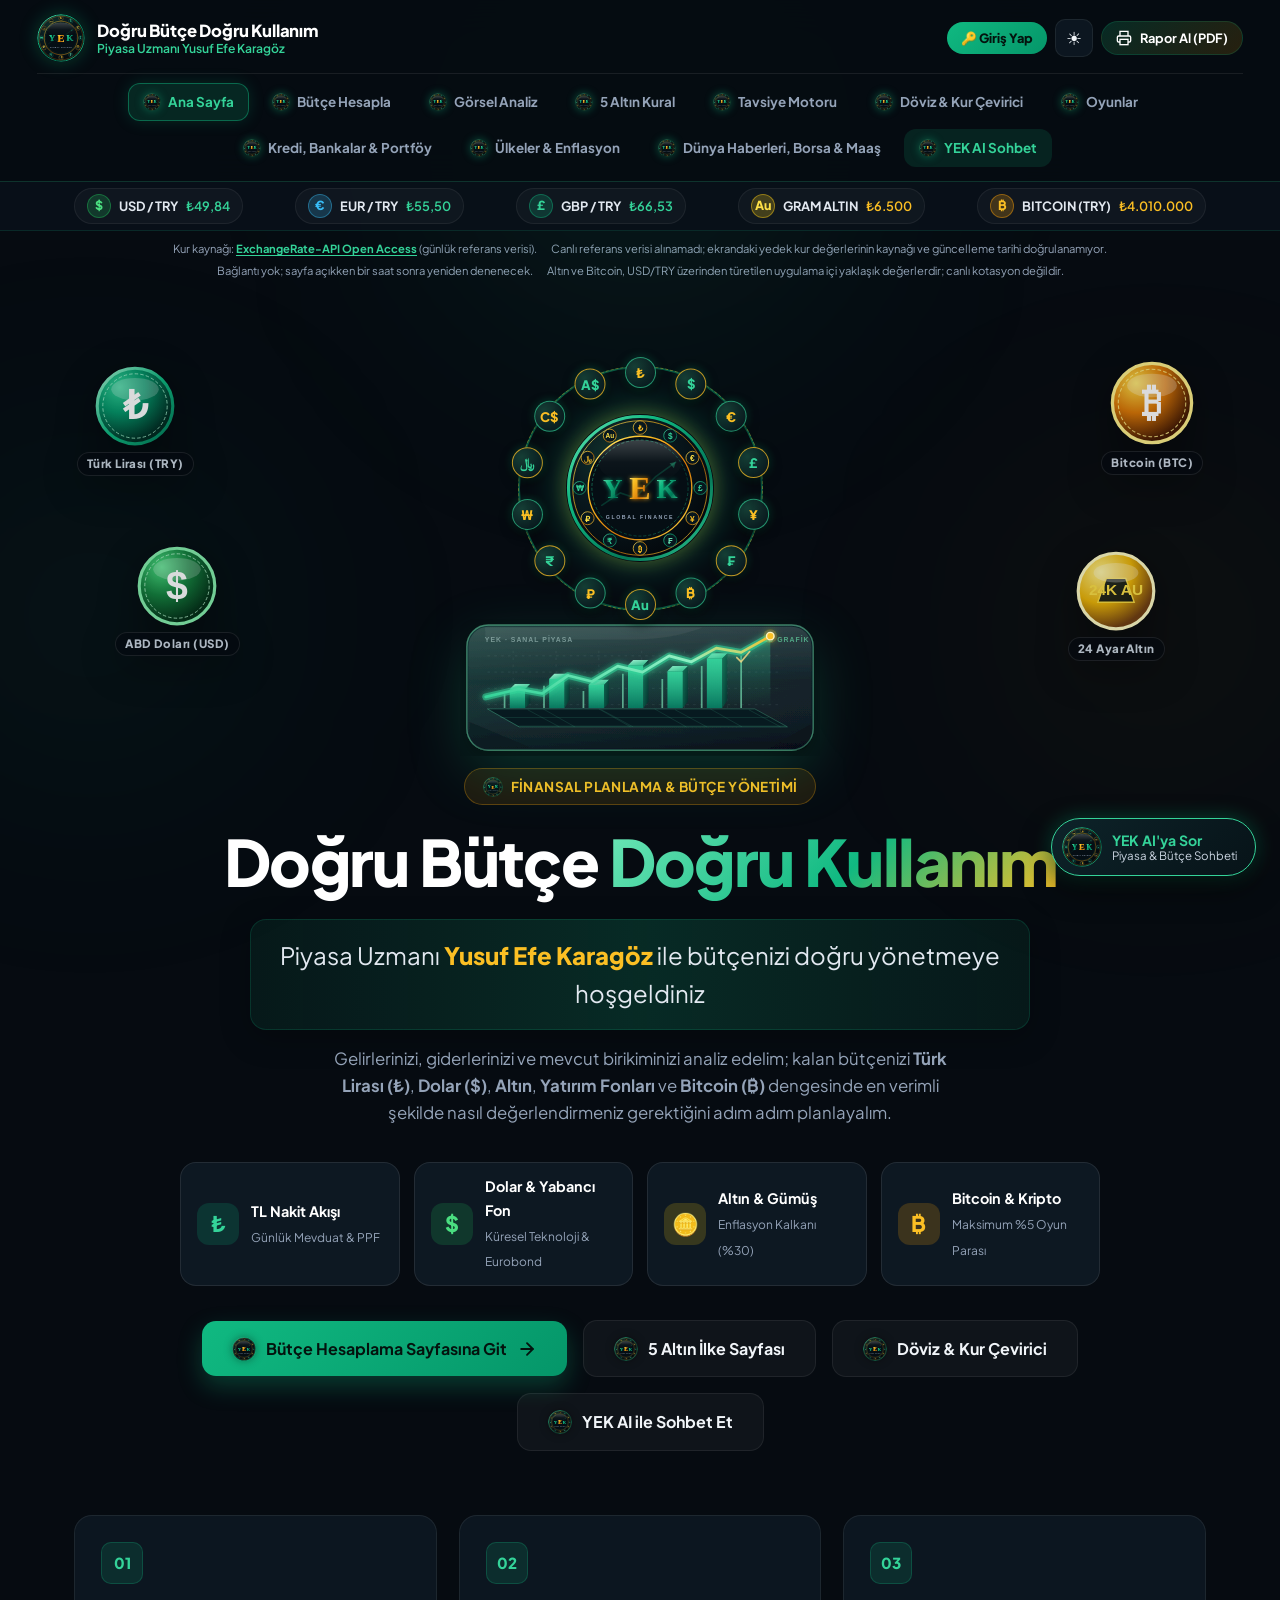
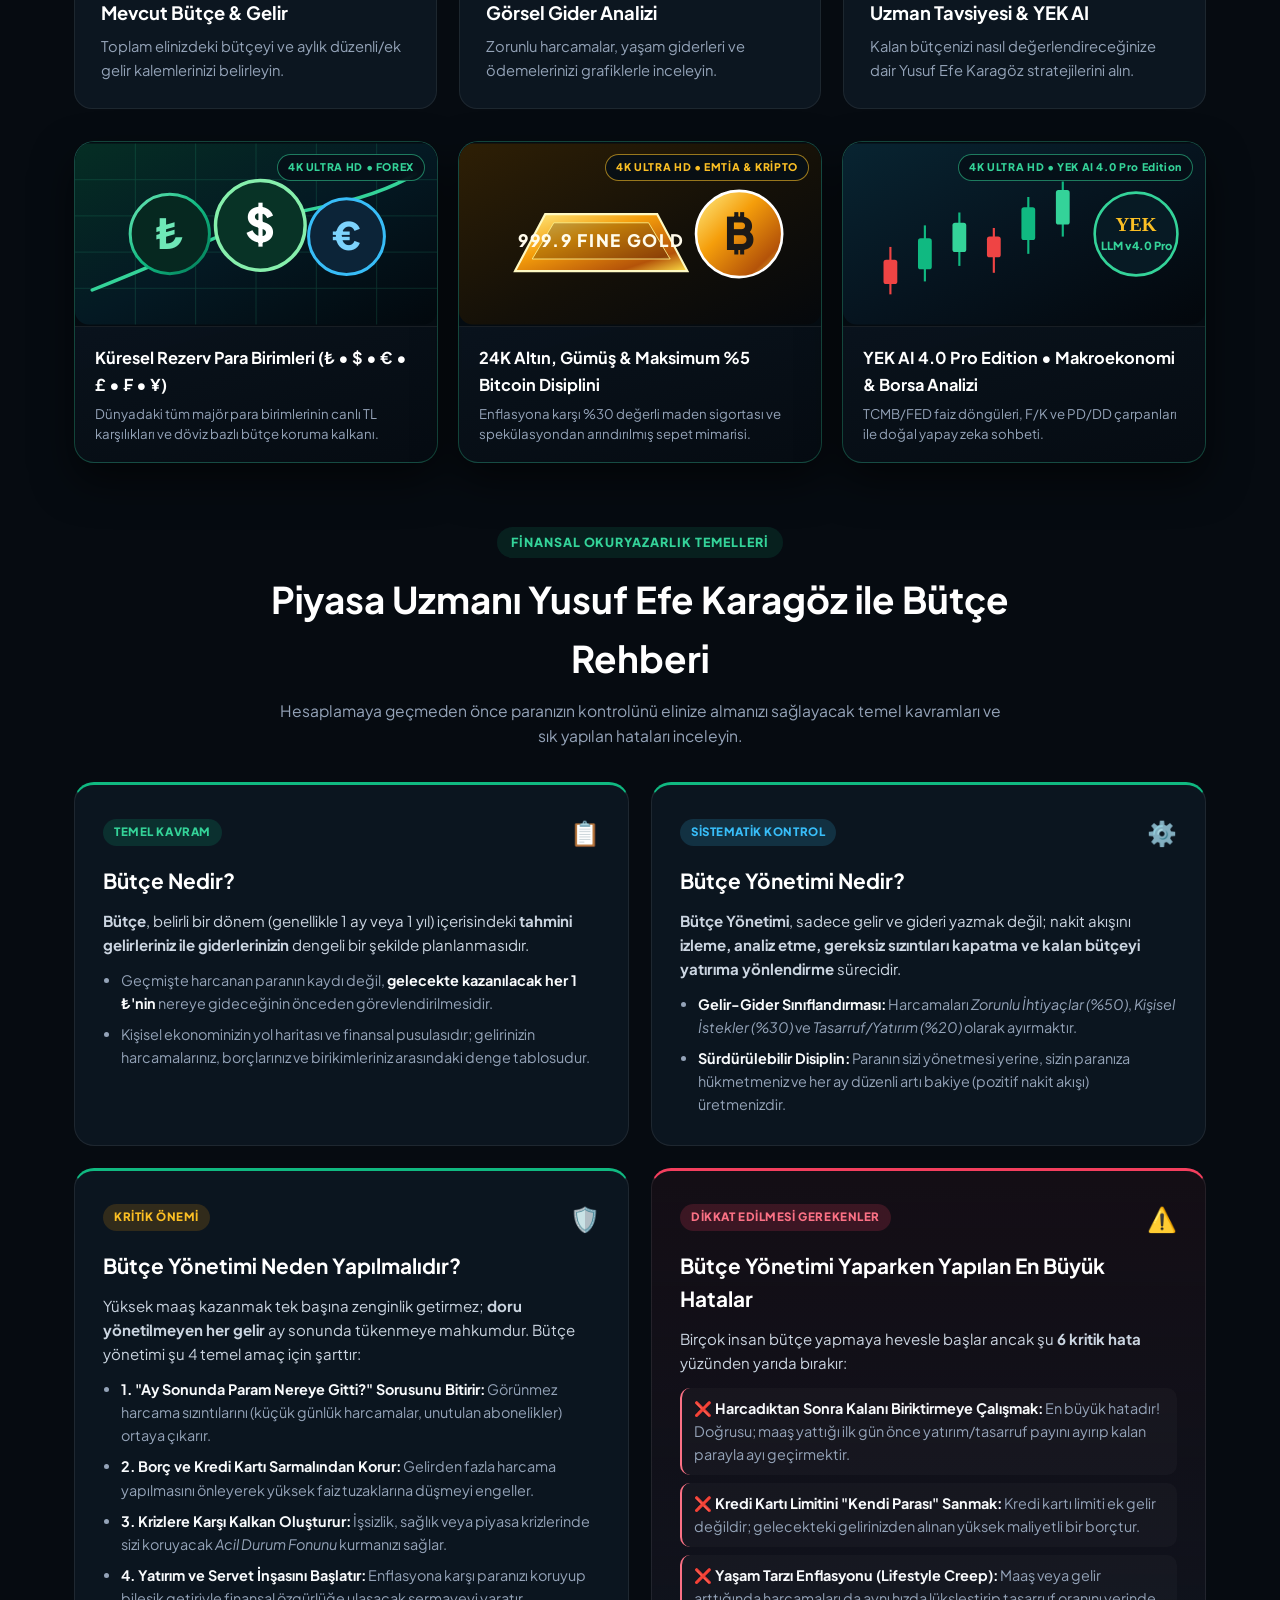
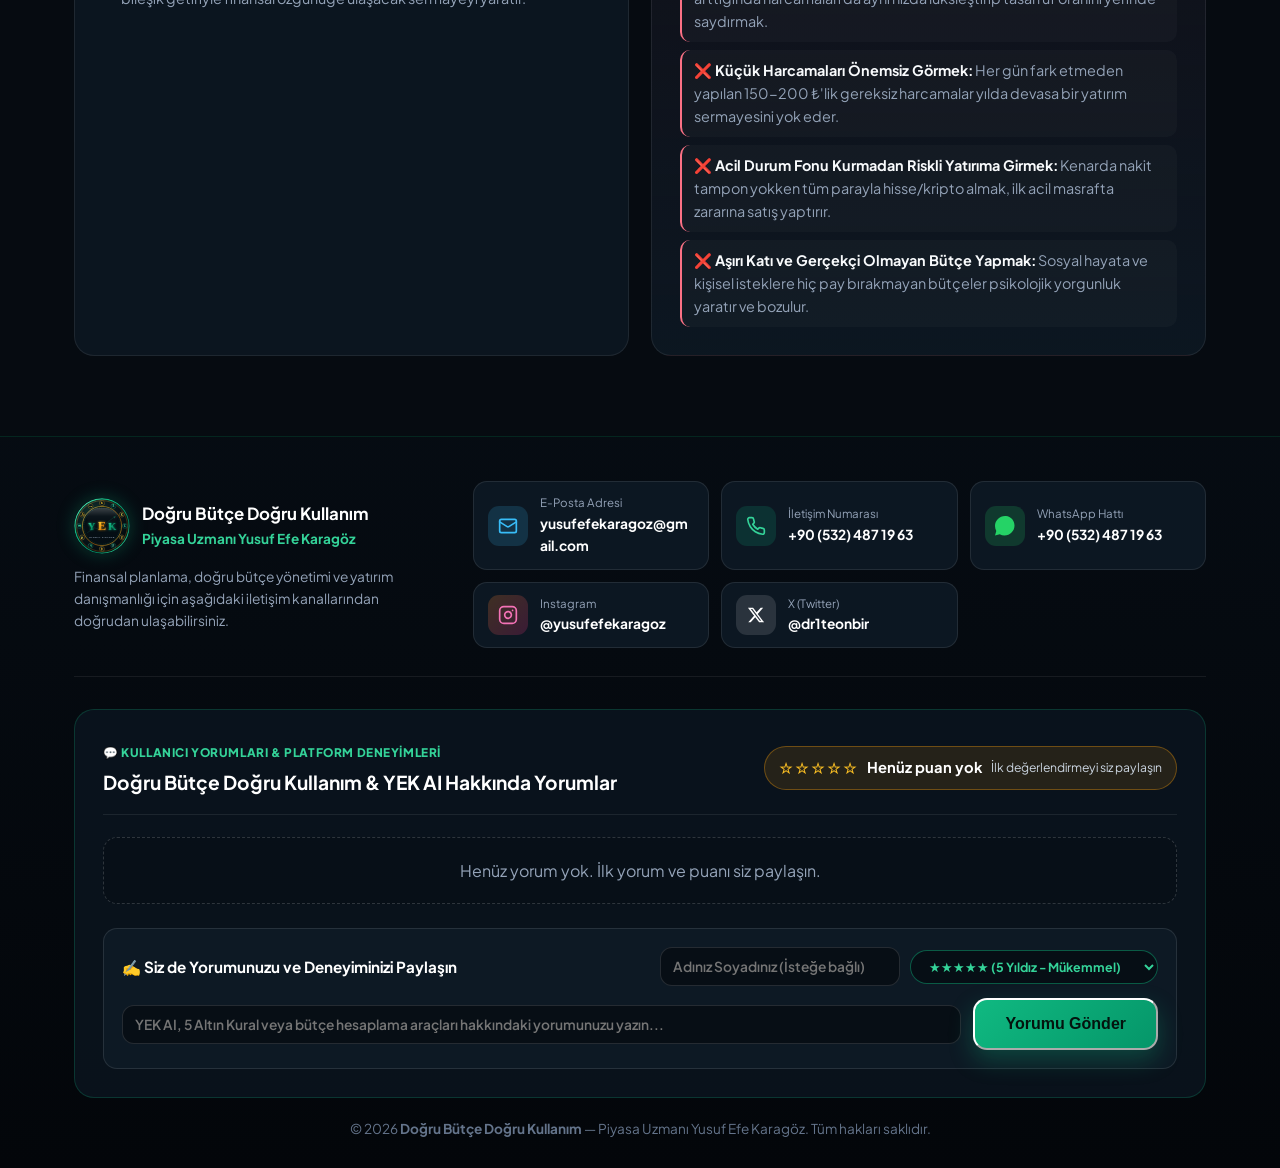
<file: index.html>
<!DOCTYPE html>
<html lang="tr">
<head>
  <meta charset="UTF-8" />
  <meta name="viewport" content="width=device-width, initial-scale=1.0" />
  <title>Ana Sayfa | Doğru Bütçe Doğru Kullanım - Yusuf Efe Karagöz</title>
  <link rel="preconnect" href="https://fonts.googleapis.com">
  <link rel="preconnect" href="https://fonts.gstatic.com" crossorigin>
  <link href="https://fonts.googleapis.com/css2?family=Cinzel:wght@600;700;800&family=Plus+Jakarta+Sans:wght@400;500;600;700;800&display=swap" rel="stylesheet">
  <link id="dynamicFavicon" rel="icon" type="image/svg+xml" href="logo.svg" />
  <link rel="shortcut icon" href="logo.svg" />
  <script>
  try {
    document.documentElement.dataset.theme = localStorage.getItem('yek_theme_preference') === 'light' ? 'light' : 'dark';
  } catch (error) {
    document.documentElement.dataset.theme = 'dark';
  }
</script>
  <link rel="stylesheet" href="style.css?v=13" />
</head>
<body>
  <div class="ambient-glow glow-1"></div>
  <div class="ambient-glow glow-2"></div>
  <div class="ambient-glow glow-3"></div>

  <!-- ÜST MENÜ (HER SAYFADA SABİT) -->
  <header class="navbar">
    <div class="container nav-container">
      <a href="index.html" class="brand">
        <img src="logo.svg" alt="YEK Logo" class="nav-logo" />
        <div class="brand-text">
          <span class="brand-title">Doğru Bütçe Doğru Kullanım</span>
          <span class="brand-subtitle">Piyasa Uzmanı Yusuf Efe Karagöz</span>
        </div>
      </a>

      <nav class="nav-links">
        <a href="index.html" class="nav-tab active">
          <img src="logo.svg" alt="" class="link-mini-logo" />
          Ana Sayfa
        </a>
        <a href="butce-hesapla.html" class="nav-tab">
          <img src="logo.svg" alt="" class="link-mini-logo" />
          Bütçe Hesapla
        </a>
        <a href="gorsel-analiz.html" class="nav-tab">
          <img src="logo.svg" alt="" class="link-mini-logo" />
          Görsel Analiz
        </a>
        <a href="altin-kurallar.html" class="nav-tab">
          <img src="logo.svg" alt="" class="link-mini-logo" />
          5 Altın Kural
        </a>
        <a href="tavsiye-motoru.html" class="nav-tab">
          <img src="logo.svg" alt="" class="link-mini-logo" />
          Tavsiye Motoru
        </a>
        <a href="doviz-cevirici.html" class="nav-tab">
          <img src="logo.svg" alt="" class="link-mini-logo" />
          Döviz & Kur Çevirici
        </a>
        <a href="yek-ai.html" class="nav-tab nav-ai-link">
          <img src="logo.svg" alt="" class="link-mini-logo" />
          YEK AI Sohbet
        </a>
      </nav>

      <div class="nav-right-group">
        <button type="button" id="printReportBtn" class="btn-nav-action" title="Sayfayı Yazdır / PDF Kaydet">
          <svg width="16" height="16" viewBox="0 0 24 24" fill="none" stroke="currentColor" stroke-width="2">
            <polyline points="6 9 6 2 18 2 18 9"></polyline>
            <path d="M6 18H4a2 2 0 0 1-2-2v-5a2 2 0 0 1 2-2h16a2 2 0 0 1 2 2v5a2 2 0 0 1-2 2h-2"></path>
            <rect x="6" y="14" width="12" height="8"></rect>
          </svg>
          <span>Rapor Al (PDF)</span>
        </button>
      </div>
    </div>
  </header>

  <!-- Canlı Piyasa Şeridi -->
  <div class="market-ticker-bar">
    <div class="container ticker-container">
      <a href="doviz-cevirici.html" class="ticker-item" style="text-decoration:none;">
        <span class="coin-icon coin-usd">$</span>
        <span class="ticker-name">USD / TRY</span>
        <span id="tickerUSD" class="ticker-val up">₺49,84</span>
      </a>
      <a href="doviz-cevirici.html" class="ticker-item" style="text-decoration:none;">
        <span class="coin-icon coin-eur">€</span>
        <span class="ticker-name">EUR / TRY</span>
        <span id="tickerEUR" class="ticker-val up">₺55,50</span>
      </a>
      <a href="doviz-cevirici.html" class="ticker-item" style="text-decoration:none;">
        <span class="coin-icon coin-tl">£</span>
        <span class="ticker-name">GBP / TRY</span>
        <span id="tickerGBP" class="ticker-val up">₺66,53</span>
      </a>
      <a href="doviz-cevirici.html" class="ticker-item" style="text-decoration:none;">
        <span class="coin-icon coin-gold">Au</span>
        <span class="ticker-name">GRAM ALTIN</span>
        <span id="tickerGAU" class="ticker-val gold">₺6.500</span>
      </a>
      <a href="doviz-cevirici.html" class="ticker-item" style="text-decoration:none;">
        <span class="coin-icon coin-btc">₿</span>
        <span class="ticker-name">BITCOIN (TRY)</span>
        <span id="tickerBTC" class="ticker-val gold">₺4.010.000</span>
      </a>
    </div>
  </div>

  <!-- SADECE ANA SAYFA İÇERİĞİ -->
  <main class="spa-pages-container">
    <section class="hero-section">
      <!-- 4K Ultra-HD Yüzen Metalik Finans Madalyonları -->
      <div class="floating-coins-layer" aria-hidden="true">
        <div class="floating-coin fc-tl">
          <svg viewBox="0 0 120 120" width="84" height="84">
            <defs>
              <radialGradient id="tl4kBg" cx="30%" cy="25%" r="75%">
                <stop offset="0%" stop-color="#34d399"/>
                <stop offset="45%" stop-color="#059669"/>
                <stop offset="100%" stop-color="#022c22"/>
              </radialGradient>
              <linearGradient id="tl4kRim" x1="0%" y1="0%" x2="100%" y2="100%">
                <stop offset="0%" stop-color="#a7f3d0"/>
                <stop offset="50%" stop-color="#10b981"/>
                <stop offset="100%" stop-color="#047857"/>
              </linearGradient>
            </defs>
            <circle cx="60" cy="60" r="54" fill="url(#tl4kBg)" stroke="url(#tl4kRim)" stroke-width="4.5"/>
            <circle cx="60" cy="60" r="46" fill="none" stroke="#a7f3d0" stroke-width="1.4" stroke-dasharray="5 3" opacity="0.8"/>
            <ellipse cx="60" cy="36" rx="34" ry="16" fill="rgba(255,255,255,0.22)"/>
            <text x="60" y="78" text-anchor="middle" font-size="56" font-weight="900" fill="#ffffff" font-family="sans-serif">₺</text>
          </svg>
          <span>Türk Lirası (TRY)</span>
        </div>

        <div class="floating-coin fc-usd">
          <svg viewBox="0 0 120 120" width="84" height="84">
            <defs>
              <radialGradient id="usd4kBg" cx="30%" cy="25%" r="75%">
                <stop offset="0%" stop-color="#4ade80"/>
                <stop offset="50%" stop-color="#15803d"/>
                <stop offset="100%" stop-color="#052e16"/>
              </radialGradient>
            </defs>
            <circle cx="60" cy="60" r="54" fill="url(#usd4kBg)" stroke="#86efac" stroke-width="4.5"/>
            <circle cx="60" cy="60" r="46" fill="none" stroke="#bbf7d0" stroke-width="1.4" stroke-dasharray="5 3" opacity="0.8"/>
            <ellipse cx="60" cy="36" rx="34" ry="16" fill="rgba(255,255,255,0.22)"/>
            <text x="60" y="78" text-anchor="middle" font-size="56" font-weight="900" fill="#ffffff" font-family="sans-serif">$</text>
          </svg>
          <span>ABD Doları (USD)</span>
        </div>

        <div class="floating-coin fc-btc">
          <svg viewBox="0 0 120 120" width="88" height="88">
            <defs>
              <radialGradient id="btc4kBg" cx="30%" cy="25%" r="75%">
                <stop offset="0%" stop-color="#fde047"/>
                <stop offset="50%" stop-color="#d97706"/>
                <stop offset="100%" stop-color="#451a03"/>
              </radialGradient>
            </defs>
            <circle cx="60" cy="60" r="54" fill="url(#btc4kBg)" stroke="#fef08a" stroke-width="4.5"/>
            <circle cx="60" cy="60" r="46" fill="none" stroke="#fef08a" stroke-width="1.4" stroke-dasharray="5 3" opacity="0.85"/>
            <ellipse cx="60" cy="36" rx="34" ry="16" fill="rgba(255,255,255,0.26)"/>
            <text x="60" y="78" text-anchor="middle" font-size="54" font-weight="900" fill="#ffffff" font-family="sans-serif">₿</text>
          </svg>
          <span>Bitcoin (BTC)</span>
        </div>

        <div class="floating-coin fc-gold">
          <svg viewBox="0 0 120 120" width="84" height="84">
            <defs>
              <radialGradient id="au4kBg" cx="30%" cy="25%" r="75%">
                <stop offset="0%" stop-color="#fef08a"/>
                <stop offset="55%" stop-color="#eab308"/>
                <stop offset="100%" stop-color="#713f12"/>
              </radialGradient>
            </defs>
            <circle cx="60" cy="60" r="54" fill="url(#au4kBg)" stroke="#fef9c3" stroke-width="4.5"/>
            <polygon points="34,76 46,42 74,42 86,76" fill="#061017" opacity="0.88" stroke="#fde047" stroke-width="2"/>
            <ellipse cx="60" cy="34" rx="32" ry="14" fill="rgba(255,255,255,0.28)"/>
            <text x="60" y="66" text-anchor="middle" font-size="22" font-weight="900" fill="#fde047" font-family="sans-serif">24K AU</text>
          </svg>
          <span>24 Ayar Altın</span>
        </div>
      </div>

      <div class="container hero-container">
        <!-- YEK Logosu ve Etrafında Dünyanın Ünlü Para Birimi Sembolleri Halesi -->
        <div class="hero-logo-wrapper hero-logo-orbit-container">
          <div class="logo-ring-pulse"></div>
          <div class="currency-orbit-ring" aria-label="Dünya Para Birimleri Sembolleri">
            <span class="orbit-symbol" style="--angle: 0deg;" title="Türk Lirası">₺</span>
            <span class="orbit-symbol" style="--angle: 25.7deg;" title="ABD Doları">$</span>
            <span class="orbit-symbol" style="--angle: 51.4deg;" title="Euro">€</span>
            <span class="orbit-symbol" style="--angle: 77.1deg;" title="İngiliz Sterlini">£</span>
            <span class="orbit-symbol" style="--angle: 102.8deg;" title="Japon Yeni & Çin Yuanı">¥</span>
            <span class="orbit-symbol" style="--angle: 128.5deg;" title="İsviçre Frangı">₣</span>
            <span class="orbit-symbol" style="--angle: 154.2deg;" title="Bitcoin">₿</span>
            <span class="orbit-symbol" style="--angle: 180deg;" title="Altın (Ons/Gram)">Au</span>
            <span class="orbit-symbol" style="--angle: 205.7deg;" title="Rus Rublesi">₽</span>
            <span class="orbit-symbol" style="--angle: 231.4deg;" title="Hindistan Rupisi">₹</span>
            <span class="orbit-symbol" style="--angle: 257.1deg;" title="Güney Kore Wonu">₩</span>
            <span class="orbit-symbol" style="--angle: 282.8deg;" title="Suudi Riyali">﷼</span>
            <span class="orbit-symbol" style="--angle: 308.5deg;" title="Kanada Doları">C$</span>
            <span class="orbit-symbol" style="--angle: 334.2deg;" title="Avustralya Doları">A$</span>
          </div>
          <img src="logo.svg?v=4" alt="Yusuf Efe Karagöz - YEK Logo" class="hero-logo" />
        </div>

        <img src="borsa-grafigi.svg?v=2" alt="3 boyutlu temsili borsa çizgi grafiği" class="hero-stock-chart" width="420" height="160" />

        <div class="expert-pill">
          <img src="logo.svg" alt="YEK" class="pill-mini-logo" />
          <span>Finansal Planlama & Bütçe Yönetimi</span>
        </div>

        <h1 class="site-main-title">
          Doğru Bütçe <span class="emerald-gradient-text">Doğru Kullanım</span>
        </h1>

        <p class="welcome-message">
          Piyasa Uzmanı <strong>Yusuf Efe Karagöz</strong> ile bütçenizi doğru yönetmeye hoşgeldiniz
        </p>

        <p class="hero-subtext">
          Gelirlerinizi, giderlerinizi ve mevcut birikiminizi analiz edelim; kalan bütçenizi <strong>Türk Lirası (₺)</strong>, <strong>Dolar ($)</strong>, <strong>Altın</strong>, <strong>Yatırım Fonları</strong> ve <strong>Bitcoin (₿)</strong> dengesinde en verimli şekilde nasıl değerlendirmeniz gerektiğini adım adım planlayalım.
        </p>

        <div class="currency-showcase-strip">
          <div class="currency-chip chip-tl">
            <span class="chip-symbol">₺</span>
            <div>
              <strong>TL Nakit Akışı</strong>
              <small>Günlük Mevduat & PPF</small>
            </div>
          </div>
          <div class="currency-chip chip-usd">
            <span class="chip-symbol">$</span>
            <div>
              <strong>Dolar & Yabancı Fon</strong>
              <small>Küresel Teknoloji & Eurobond</small>
            </div>
          </div>
          <div class="currency-chip chip-gold">
            <span class="chip-symbol">🪙</span>
            <div>
              <strong>Altın & Gümüş</strong>
              <small>Enflasyon Kalkanı (%30)</small>
            </div>
          </div>
          <div class="currency-chip chip-btc">
            <span class="chip-symbol">₿</span>
            <div>
              <strong>Bitcoin & Kripto</strong>
              <small>Maksimum %5 Oyun Parası</small>
            </div>
          </div>
        </div>

        <!-- Ayrı Sayfalara Yönlendiren Aksiyon Butonları -->
        <div class="hero-actions">
          <a href="butce-hesapla.html" class="btn btn-primary">
            <img src="logo.svg" alt="YEK" class="btn-logo-icon" />
            <span>Bütçe Hesaplama Sayfasına Git</span>
            <svg width="20" height="20" viewBox="0 0 24 24" fill="none" stroke="currentColor" stroke-width="2.2" stroke-linecap="round" stroke-linejoin="round">
              <line x1="5" y1="12" x2="19" y2="12"></line>
              <polyline points="12 5 19 12 12 19"></polyline>
            </svg>
          </a>
          <a href="altin-kurallar.html" class="btn btn-secondary">
            <img src="logo.svg" alt="YEK" class="btn-logo-icon" />
            <span>5 Altın İlke Sayfası</span>
          </a>
          <a href="doviz-cevirici.html" class="btn btn-secondary">
            <img src="logo.svg" alt="YEK" class="btn-logo-icon" />
            <span>Döviz & Kur Çevirici</span>
          </a>
          <a href="yek-ai.html" class="btn btn-secondary">
            <img src="logo.svg" alt="YEK" class="btn-logo-icon" />
            <span>YEK AI ile Sohbet Et</span>
          </a>
        </div>

        <div class="feature-pillars">
          <a href="butce-hesapla.html" class="pillar-card clickable-pillar" style="text-decoration:none;">
            <div class="pillar-icon">01</div>
            <h3>Mevcut Bütçe & Gelir</h3>
            <p>Toplam elinizdeki bütçeyi ve aylık düzenli/ek gelir kalemlerinizi belirleyin.</p>
          </a>
          <a href="gorsel-analiz.html" class="pillar-card clickable-pillar" style="text-decoration:none;">
            <div class="pillar-icon">02</div>
            <h3>Görsel Gider Analizi</h3>
            <p>Zorunlu harcamalar, yaşam giderleri ve ödemelerinizi grafiklerle inceleyin.</p>
          </a>
          <a href="tavsiye-motoru.html" class="pillar-card clickable-pillar" style="text-decoration:none;">
            <div class="pillar-icon">03</div>
            <h3>Uzman Tavsiyesi & YEK AI</h3>
            <p>Kalan bütçenizi nasıl değerlendireceğinize dair Yusuf Efe Karagöz stratejilerini alın.</p>
          </a>
        </div>

        <!-- 4K ULTRA-HD KÜRESEL FİNANS VE PİYASA GÖRSEL VİTRİNİ -->
        <div class="visual-4k-showcase-grid">
          <a href="doviz-cevirici.html" class="visual-4k-card">
            <div class="visual-4k-art">
              <svg viewBox="0 0 420 210" width="100%" height="100%">
                <defs>
                  <linearGradient id="v4kEmerald" x1="0%" y1="0%" x2="100%" y2="100%">
                    <stop offset="0%" stop-color="#052e24"/>
                    <stop offset="50%" stop-color="#041923"/>
                    <stop offset="100%" stop-color="#02080d"/>
                  </linearGradient>
                  <linearGradient id="v4kCoinGlow" x1="0%" y1="0%" x2="100%" y2="100%">
                    <stop offset="0%" stop-color="#6ee7b7"/>
                    <stop offset="50%" stop-color="#10b981"/>
                    <stop offset="100%" stop-color="#047857"/>
                  </linearGradient>
                </defs>
                <rect width="420" height="210" rx="16" fill="url(#v4kEmerald)"/>
                <g opacity="0.18" stroke="#34d399" stroke-width="1">
                  <line x1="0" y1="42" x2="420" y2="42"/><line x1="0" y1="84" x2="420" y2="84"/><line x1="0" y1="126" x2="420" y2="126"/><line x1="0" y1="168" x2="420" y2="168"/>
                  <line x1="70" y1="0" x2="70" y2="210"/><line x1="140" y1="0" x2="140" y2="210"/><line x1="210" y1="0" x2="210" y2="210"/><line x1="280" y1="0" x2="280" y2="210"/><line x1="350" y1="0" x2="350" y2="210"/>
                </g>
                <path d="M20 170 Q95 140, 150 115 T280 75 T395 35" fill="none" stroke="#34d399" stroke-width="4" stroke-linecap="round"/>
                <circle cx="110" cy="105" r="46" fill="#062820" stroke="url(#v4kCoinGlow)" stroke-width="3.5"/>
                <text x="110" y="122" text-anchor="middle" font-size="48" font-weight="900" fill="#6ee7b7">₺</text>
                <circle cx="215" cy="95" r="52" fill="#083326" stroke="#86efac" stroke-width="4"/>
                <text x="215" y="114" text-anchor="middle" font-size="54" font-weight="900" fill="#ffffff">$</text>
                <circle cx="315" cy="108" r="44" fill="#0c2438" stroke="#38bdf8" stroke-width="3.5"/>
                <text x="315" y="124" text-anchor="middle" font-size="44" font-weight="900" fill="#7dd3fc">€</text>
              </svg>
              <span class="badge-4k-uhd">4K ULTRA HD • FOREX</span>
            </div>
            <div class="visual-4k-caption">
              <h4>Küresel Rezerv Para Birimleri (₺ • $ • € • £ • ₣ • ¥)</h4>
              <p>Dünyadaki tüm majör para birimlerinin canlı TL karşılıkları ve döviz bazlı bütçe koruma kalkanı.</p>
            </div>
          </a>

          <a href="altin-kurallar.html" class="visual-4k-card">
            <div class="visual-4k-art">
              <svg viewBox="0 0 420 210" width="100%" height="100%">
                <defs>
                  <linearGradient id="v4kGoldBg" x1="0%" y1="0%" x2="100%" y2="100%">
                    <stop offset="0%" stop-color="#2e1f05"/>
                    <stop offset="55%" stop-color="#141008"/>
                    <stop offset="100%" stop-color="#05080c"/>
                  </linearGradient>
                  <linearGradient id="goldBarGrad" x1="0%" y1="0%" x2="100%" y2="100%">
                    <stop offset="0%" stop-color="#fef08a"/>
                    <stop offset="40%" stop-color="#f59e0b"/>
                    <stop offset="80%" stop-color="#b45309"/>
                    <stop offset="100%" stop-color="#fde047"/>
                  </linearGradient>
                </defs>
                <rect width="420" height="210" rx="16" fill="url(#v4kGoldBg)"/>
                <!-- 4K 24 Ayar Külçe Altın & Bitcoin İllüstrasyonu -->
                <polygon points="65,148 100,82 230,82 265,148" fill="url(#goldBarGrad)" stroke="#fef9c3" stroke-width="2.5"/>
                <polygon points="85,134 110,92 220,92 245,134" fill="rgba(0,0,0,0.22)" stroke="#fef08a" stroke-width="1"/>
                <text x="165" y="120" text-anchor="middle" font-size="20" font-weight="900" fill="#fffbeb" letter-spacing="2">999.9 FINE GOLD</text>
                <circle cx="325" cy="105" r="50" fill="url(#goldBarGrad)" stroke="#ffffff" stroke-width="3"/>
                <text x="325" y="124" text-anchor="middle" font-size="52" font-weight="900" fill="#1c1917">₿</text>
              </svg>
              <span class="badge-4k-uhd gold">4K ULTRA HD • EMTİA & KRİPTO</span>
            </div>
            <div class="visual-4k-caption">
              <h4>24K Altın, Gümüş & Maksimum %5 Bitcoin Disiplini</h4>
              <p>Enflasyona karşı %30 değerli maden sigortası ve spekülasyondan arındırılmış sepet mimarisi.</p>
            </div>
          </a>

          <a href="yek-ai.html" class="visual-4k-card">
            <div class="visual-4k-art">
              <svg viewBox="0 0 420 210" width="100%" height="100%">
                <defs>
                  <linearGradient id="v4kQuantBg" x1="0%" y1="0%" x2="100%" y2="100%">
                    <stop offset="0%" stop-color="#082431"/>
                    <stop offset="50%" stop-color="#06141f"/>
                    <stop offset="100%" stop-color="#03070c"/>
                  </linearGradient>
                </defs>
                <rect width="420" height="210" rx="16" fill="url(#v4kQuantBg)"/>
                <!-- 4K Borsa Mum Grafikleri (Candlesticks) ve AI Sinir Ağı -->
                <g stroke-width="2.5">
                  <line x1="55" y1="120" x2="55" y2="175" stroke="#ef4444"/><rect x="47" y="135" width="16" height="28" rx="3" fill="#ef4444"/>
                  <line x1="95" y1="95" x2="95" y2="160" stroke="#10b981"/><rect x="87" y="110" width="16" height="36" rx="3" fill="#10b981"/>
                  <line x1="135" y1="80" x2="135" y2="142" stroke="#10b981"/><rect x="127" y="92" width="16" height="34" rx="3" fill="#34d399"/>
                  <line x1="175" y1="98" x2="175" y2="150" stroke="#ef4444"/><rect x="167" y="108" width="16" height="24" rx="3" fill="#ef4444"/>
                  <line x1="215" y1="62" x2="215" y2="128" stroke="#10b981"/><rect x="207" y="74" width="16" height="38" rx="3" fill="#10b981"/>
                  <line x1="255" y1="44" x2="255" y2="108" stroke="#10b981"/><rect x="247" y="54" width="16" height="40" rx="3" fill="#34d399"/>
                </g>
                <circle cx="340" cy="105" r="48" fill="#071a24" stroke="#34d399" stroke-width="3"/>
                <text x="340" y="102" text-anchor="middle" font-size="22" font-weight="900" fill="#fbbf24" font-family="serif">YEK</text>
                <text x="340" y="124" text-anchor="middle" font-size="13" font-weight="800" fill="#34d399">LLM v4.0 Pro</text>
              </svg>
              <span class="badge-4k-uhd">4K ULTRA HD • YEK AI 4.0 Pro Edition</span>
            </div>
            <div class="visual-4k-caption">
              <h4>YEK AI 4.0 Pro Edition • Makroekonomi & Borsa Analizi</h4>
              <p>TCMB/FED faiz döngüleri, F/K ve PD/DD çarpanları ile doğal yapay zeka sohbeti.</p>
            </div>
          </a>
        </div>

        <!-- ANA SAYFA EĞİTİM REHBERİ: BÜTÇE NEDİR, NEDEN YAPILMALIDIR, YAPILAN HATALAR -->
        <div class="home-knowledge-wrapper">
          <div class="knowledge-header">
            <span class="step-tag">FİNANSAL OKURYAZARLIK TEMELLERİ</span>
            <h2>Piyasa Uzmanı Yusuf Efe Karagöz ile Bütçe Rehberi</h2>
            <p>Hesaplamaya geçmeden önce paranızın kontrolünü elinize almanızı sağlayacak temel kavramları ve sık yapılan hataları inceleyin.</p>
          </div>

          <div class="knowledge-grid">
            <article class="knowledge-card">
              <div class="knowledge-card-top">
                <span class="knowledge-badge badge-emerald">TEMEL KAVRAM</span>
                <span class="knowledge-icon">📋</span>
              </div>
              <h3>Bütçe Nedir?</h3>
              <p>
                <strong>Bütçe</strong>, belirli bir dönem (genellikle 1 ay veya 1 yıl) içerisindeki <strong>tahmini gelirleriniz ile giderlerinizin</strong> dengeli bir şekilde planlanmasıdır.
              </p>
              <ul class="knowledge-list">
                <li>Geçmişte harcanan paranın kaydı değil, <strong>gelecekte kazanılacak her 1 ₺'nin</strong> nereye gideceğinin önceden görevlendirilmesidir.</li>
                <li>Kişisel ekonominizin yol haritası ve finansal pusulasıdır; gelirinizin harcamalarınız, borçlarınız ve birikimleriniz arasındaki denge tablosudur.</li>
              </ul>
            </article>

            <article class="knowledge-card">
              <div class="knowledge-card-top">
                <span class="knowledge-badge badge-blue">SİSTEMATİK KONTROL</span>
                <span class="knowledge-icon">⚙️</span>
              </div>
              <h3>Bütçe Yönetimi Nedir?</h3>
              <p>
                <strong>Bütçe Yönetimi</strong>, sadece gelir ve gideri yazmak değil; nakit akışını <strong>izleme, analiz etme, gereksiz sızıntıları kapatma ve kalan bütçeyi yatırıma yönlendirme</strong> sürecidir.
              </p>
              <ul class="knowledge-list">
                <li><strong>Gelir-Gider Sınıflandırması:</strong> Harcamaları <em>Zorunlu İhtiyaçlar (%50)</em>, <em>Kişisel İstekler (%30)</em> ve <em>Tasarruf/Yatırım (%20)</em> olarak ayırmaktır.</li>
                <li><strong>Sürdürülebilir Disiplin:</strong> Paranın sizi yönetmesi yerine, sizin paranıza hükmetmeniz ve her ay düzenli artı bakiye (pozitif nakit akışı) üretmenizdir.</li>
              </ul>
            </article>

            <article class="knowledge-card">
              <div class="knowledge-card-top">
                <span class="knowledge-badge badge-gold">KRİTİK ÖNEMİ</span>
                <span class="knowledge-icon">🛡️</span>
              </div>
              <h3>Bütçe Yönetimi Neden Yapılmalıdır?</h3>
              <p>
                Yüksek maaş kazanmak tek başına zenginlik getirmez; <strong>doru yönetilmeyen her gelir</strong> ay sonunda tükenmeye mahkumdur. Bütçe yönetimi şu 4 temel amaç için şarttır:
              </p>
              <ul class="knowledge-list">
                <li><strong>1. "Ay Sonunda Param Nereye Gitti?" Sorusunu Bitirir:</strong> Görünmez harcama sızıntılarını (küçük günlük harcamalar, unutulan abonelikler) ortaya çıkarır.</li>
                <li><strong>2. Borç ve Kredi Kartı Sarmalından Korur:</strong> Gelirden fazla harcama yapılmasını önleyerek yüksek faiz tuzaklarına düşmeyi engeller.</li>
                <li><strong>3. Krizlere Karşı Kalkan Oluşturur:</strong> İşsizlik, sağlık veya piyasa krizlerinde sizi koruyacak <em>Acil Durum Fonunu</em> kurmanızı sağlar.</li>
                <li><strong>4. Yatırım ve Servet İnşasını Başlatır:</strong> Enflasyona karşı paranızı koruyup bileşik getiriyle finansal özgürlüğe ulaşacak sermayeyi yaratır.</li>
              </ul>
            </article>

            <article class="knowledge-card knowledge-card-danger">
              <div class="knowledge-card-top">
                <span class="knowledge-badge badge-danger">DİKKAT EDİLMESİ GEREKENLER</span>
                <span class="knowledge-icon">⚠️</span>
              </div>
              <h3>Bütçe Yönetimi Yaparken Yapılan En Büyük Hatalar</h3>
              <p>
                Birçok insan bütçe yapmaya hevesle başlar ancak şu <strong>6 kritik hata</strong> yüzünden yarıda bırakır:
              </p>
              <ul class="knowledge-list error-list">
                <li><strong>❌ Harcadıktan Sonra Kalanı Biriktirmeye Çalışmak:</strong> En büyük hatadır! Doğrusu; maaş yattığı ilk gün önce yatırım/tasarruf payını ayırıp kalan parayla ayı geçirmektir.</li>
                <li><strong>❌ Kredi Kartı Limitini "Kendi Parası" Sanmak:</strong> Kredi kartı limiti ek gelir değildir; gelecekteki gelirinizden alınan yüksek maliyetli bir borçtur.</li>
                <li><strong>❌ Yaşam Tarzı Enflasyonu (Lifestyle Creep):</strong> Maaş veya gelir arttığında harcamaları da aynı hızda lüksleştirip tasarruf oranını yerinde saydırmak.</li>
                <li><strong>❌ Küçük Harcamaları Önemsiz Görmek:</strong> Her gün fark etmeden yapılan 150-200 ₺'lik gereksiz harcamalar yılda devasa bir yatırım sermayesini yok eder.</li>
                <li><strong>❌ Acil Durum Fonu Kurmadan Riskli Yatırıma Girmek:</strong> Kenarda nakit tampon yokken tüm parayla hisse/kripto almak, ilk acil masrafta zararına satış yaptırır.</li>
                <li><strong>❌ Aşırı Katı ve Gerçekçi Olmayan Bütçe Yapmak:</strong> Sosyal hayata ve kişisel isteklere hiç pay bırakmayan bütçeler psikolojik yorgunluk yaratır ve bozulur.</li>
              </ul>
            </article>
          </div>
        </div>
      </div>
    </section>
  </main>

  <!-- EN ALTTA İLETİŞİM VE SOSYAL MEDYA BİLGİLERİ -->
  <footer class="footer">
    <div class="container">
      <div class="contact-footer-grid">
        <div class="contact-brand-col">
          <div class="footer-brand">
            <img src="logo.svg" alt="YEK" class="footer-logo-large" />
            <div>
              <strong class="footer-title-text">Doğru Bütçe Doğru Kullanım</strong>
              <span class="footer-sub-text">Piyasa Uzmanı Yusuf Efe Karagöz</span>
            </div>
          </div>
          <p class="footer-desc">
            Finansal planlama, doğru bütçe yönetimi ve yatırım danışmanlığı için aşağıdaki iletişim kanallarından doğrudan ulaşabilirsiniz.
          </p>
        </div>

        <div class="contact-links-grid">
          <a href="mailto:yusufefekaragoz@gmail.com" class="contact-pill-item" title="E-Posta Gönder">
            <span class="social-icon icon-email">
              <svg width="20" height="20" viewBox="0 0 24 24" fill="none" stroke="currentColor" stroke-width="2" stroke-linecap="round" stroke-linejoin="round">
                <rect x="2" y="4" width="20" height="16" rx="2"></rect>
                <path d="m22 7-8.97 5.7a1.94 1.94 0 0 1-2.06 0L2 7"></path>
              </svg>
            </span>
            <div class="contact-meta">
              <small>E-Posta Adresi</small>
              <strong>yusufefekaragoz@gmail.com</strong>
            </div>
          </a>

          <a href="tel:+905324871963" class="contact-pill-item" title="Telefon ile Ara">
            <span class="social-icon icon-phone">
              <svg width="20" height="20" viewBox="0 0 24 24" fill="none" stroke="currentColor" stroke-width="2" stroke-linecap="round" stroke-linejoin="round">
                <path d="M22 16.92v3a2 2 0 0 1-2.18 2 19.79 19.79 0 0 1-8.63-3.07 19.5 19.5 0 0 1-6-6 19.79 19.79 0 0 1-3.07-8.67A2 2 0 0 1 4.11 2h3a2 2 0 0 1 2 1.72 12.84 12.84 0 0 0 .7 2.81 2 2 0 0 1-.45 2.11L8.09 9.91a16 16 0 0 0 6 6l1.27-1.27a2 2 0 0 1 2.11-.45 12.84 12.84 0 0 0 2.81.7A2 2 0 0 1 22 16.92z"></path>
              </svg>
            </span>
            <div class="contact-meta">
              <small>İletişim Numarası</small>
              <strong>+90 (532) 487 19 63</strong>
            </div>
          </a>

          <a href="https://wa.me/905324871963" target="_blank" rel="noopener noreferrer" class="contact-pill-item" title="WhatsApp İletişim">
            <span class="social-icon icon-whatsapp">
              <svg width="20" height="20" viewBox="0 0 24 24" fill="currentColor">
                <path d="M12.031 6.172c-3.181 0-5.767 2.586-5.768 5.766-.001 1.298.38 2.27 1.019 3.287l-.582 2.128 2.182-.573c.978.58 1.911.928 3.145.929 3.178 0 5.767-2.587 5.768-5.766.001-3.187-2.575-5.77-5.764-5.771zm3.392 8.244c-.144.405-.837.774-1.17.824-.299.045-.677.063-1.092-.069-.252-.08-.575-.187-.988-.365-1.739-.751-2.874-2.502-2.961-2.617-.087-.116-.708-.94-.708-1.793s.448-1.273.607-1.446c.159-.173.346-.217.462-.217l.332.006c.106.005.249-.04.39.298.144.347.491 1.2.534 1.287.043.087.072.188.014.304-.058.116-.087.188-.173.289l-.26.304c-.087.086-.177.18-.076.354.101.174.449.741.964 1.201.662.591 1.221.774 1.394.86s.274.072.376-.043c.101-.116.433-.506.549-.68.116-.173.231-.145.39-.087s1.011.477 1.184.564.289.13.332.202c.045.072.045.419-.1.824zm-3.423-14.416c-6.627 0-12 5.373-12 12 0 2.126.556 4.124 1.533 5.862l-1.533 5.602 5.736-1.504c1.696.906 3.631 1.422 5.691 1.422 6.627 0 12-5.373 12-12s-5.373-12-12.427-11.382z"/>
              </svg>
            </span>
            <div class="contact-meta">
              <small>WhatsApp Hattı</small>
              <strong>+90 (532) 487 19 63</strong>
            </div>
          </a>

          <a href="https://instagram.com/yusufefekaragoz" target="_blank" rel="noopener noreferrer" class="contact-pill-item" title="Instagram: @yusufefekaragoz">
            <span class="social-icon icon-instagram">
              <svg width="20" height="20" viewBox="0 0 24 24" fill="none" stroke="currentColor" stroke-width="2" stroke-linecap="round" stroke-linejoin="round">
                <rect x="2" y="2" width="20" height="20" rx="5" ry="5"></rect>
                <path d="M16 11.37A4 4 0 1 1 12.63 8 4 4 0 0 1 16 11.37z"></path>
                <line x1="17.5" y1="6.5" x2="17.51" y2="6.5"></line>
              </svg>
            </span>
            <div class="contact-meta">
              <small>Instagram</small>
              <strong>@yusufefekaragoz</strong>
            </div>
          </a>

          <a href="https://x.com/dr1teonbir" target="_blank" rel="noopener noreferrer" class="contact-pill-item" title="X: @dr1teonbir">
            <span class="social-icon icon-x">
              <svg width="18" height="18" viewBox="0 0 24 24" fill="currentColor">
                <path d="M18.244 2.25h3.308l-7.227 8.26 8.502 11.24H16.17l-5.214-6.817L4.99 21.75H1.68l7.73-8.835L1.254 2.25H8.08l4.713 6.231zm-1.161 17.52h1.833L7.084 4.126H5.117z"/>
              </svg>
            </span>
            <div class="contact-meta">
              <small>X (Twitter)</small>
              <strong>@dr1teonbir</strong>
            </div>
          </a>
        </div>
      </div>

      <div class="footer-bottom-bar">
        <p class="footer-copy">© 2026 <strong>Doğru Bütçe Doğru Kullanım</strong> — Piyasa Uzmanı Yusuf Efe Karagöz. Tüm hakları saklıdır.</p>
      </div>
    </div>
  </footer>

  <!-- Sağ Alt Yüzen YEK AI Hızlı Erişim Butonu -->
  <a href="yek-ai.html" class="floating-ai-launcher" title="YEK AI ile Piyasa & Bütçe Sohbeti Yap">
    <img src="logo.svg" alt="YEK AI" class="launcher-logo" />
    <div class="launcher-text">
      <strong>YEK AI'ya Sor</strong>
      <small>Piyasa & Bütçe Sohbeti</small>
    </div>
  </a>

  <script src="yek-rewards.js?v=2"></script>
  <script src="yek-stock-game.js?v=4"></script>
  <script src="script.js?v=16"></script>
</body>
</html>
</file>
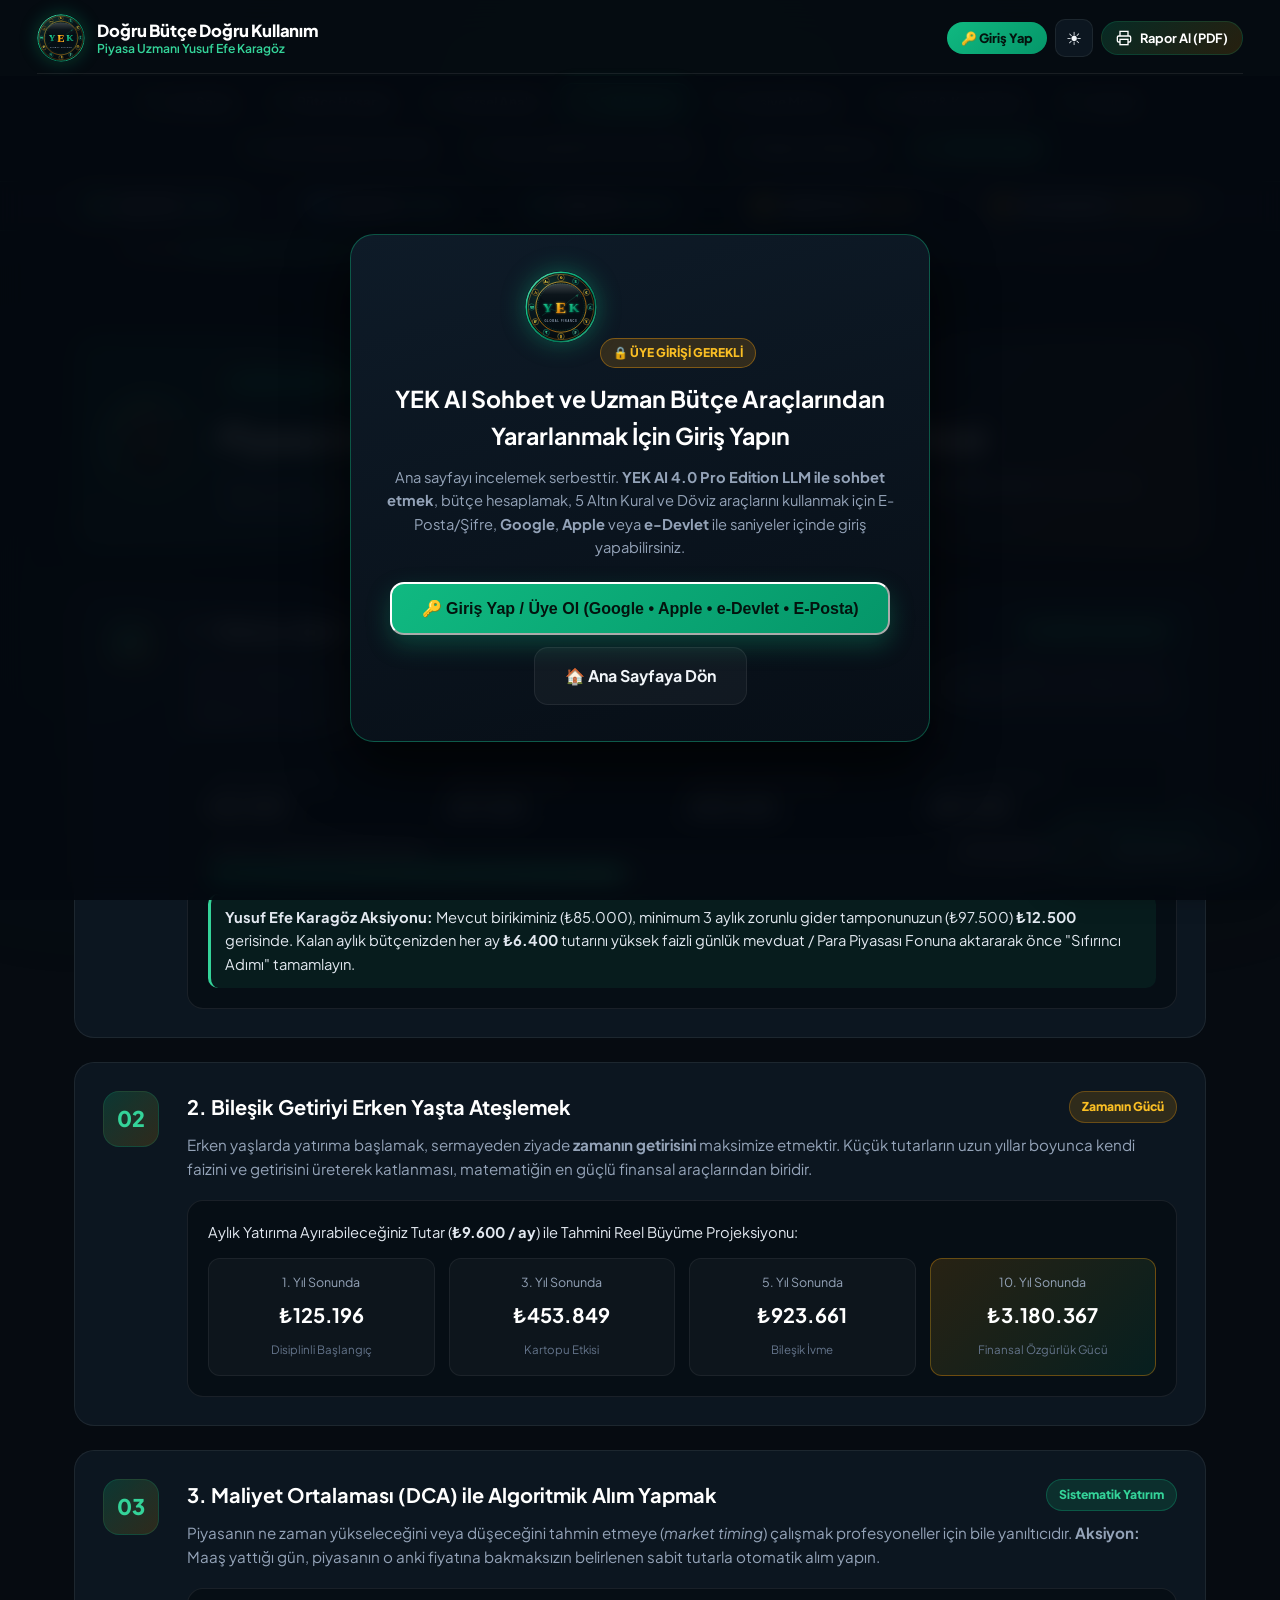
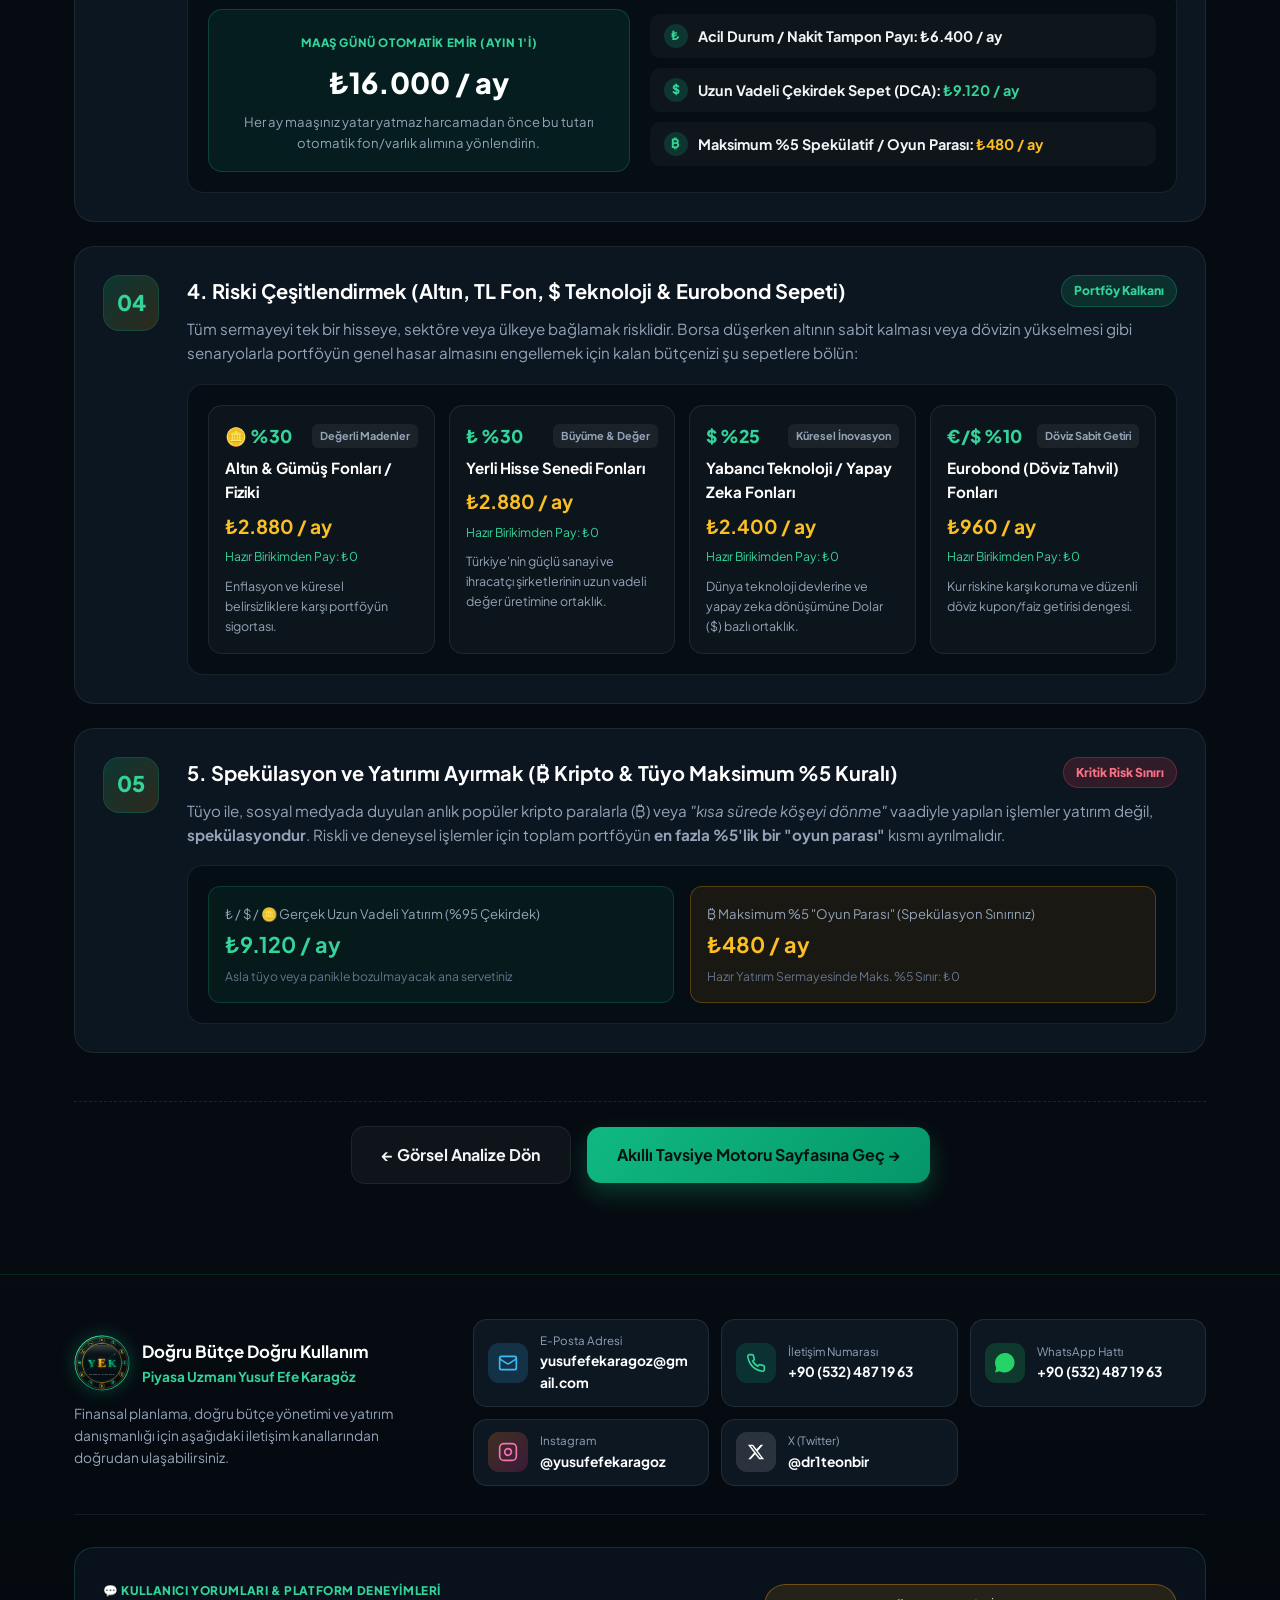
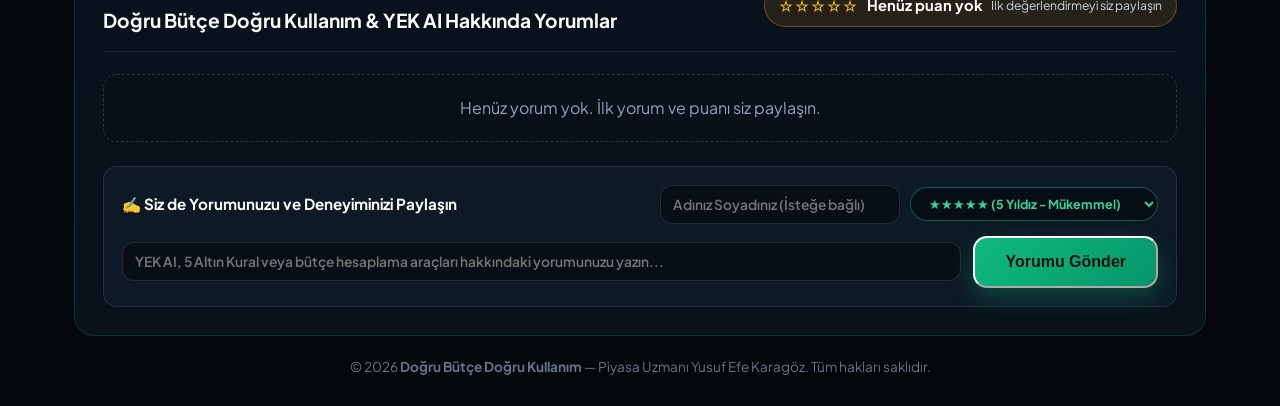
<file: altin-kurallar.html>
<!DOCTYPE html>
<html lang="tr">
<head>
  <meta charset="UTF-8" />
  <meta name="viewport" content="width=device-width, initial-scale=1.0" />
  <title>5 Altın Kural | Doğru Bütçe Doğru Kullanım - Yusuf Efe Karagöz</title>
  <link rel="preconnect" href="https://fonts.googleapis.com">
  <link rel="preconnect" href="https://fonts.gstatic.com" crossorigin>
  <link href="https://fonts.googleapis.com/css2?family=Cinzel:wght@600;700;800&family=Plus+Jakarta+Sans:wght@400;500;600;700;800&display=swap" rel="stylesheet">
  <link id="dynamicFavicon" rel="icon" type="image/svg+xml" href="logo.svg" />
  <link rel="shortcut icon" href="logo.svg" />
  <script>
  try {
    document.documentElement.dataset.theme = localStorage.getItem('yek_theme_preference') === 'light' ? 'light' : 'dark';
  } catch (error) {
    document.documentElement.dataset.theme = 'dark';
  }
</script>
  <link rel="stylesheet" href="style.css?v=11" />
</head>
<body>
  <div class="ambient-glow glow-1"></div>
  <div class="ambient-glow glow-2"></div>
  <div class="ambient-glow glow-3"></div>

  <!-- ÜST MENÜ -->
  <header class="navbar">
    <div class="container nav-container">
      <a href="index.html" class="brand">
        <img src="logo.svg" alt="YEK Logo" class="nav-logo" />
        <div class="brand-text">
          <span class="brand-title">Doğru Bütçe Doğru Kullanım</span>
          <span class="brand-subtitle">Piyasa Uzmanı Yusuf Efe Karagöz</span>
        </div>
      </a>

      <nav class="nav-links">
        <a href="index.html" class="nav-tab">
          <img src="logo.svg" alt="" class="link-mini-logo" />
          Ana Sayfa
        </a>
        <a href="butce-hesapla.html" class="nav-tab">
          <img src="logo.svg" alt="" class="link-mini-logo" />
          Bütçe Hesapla
        </a>
        <a href="gorsel-analiz.html" class="nav-tab">
          <img src="logo.svg" alt="" class="link-mini-logo" />
          Görsel Analiz
        </a>
        <a href="altin-kurallar.html" class="nav-tab active">
          <img src="logo.svg" alt="" class="link-mini-logo" />
          5 Altın Kural
        </a>
        <a href="tavsiye-motoru.html" class="nav-tab">
          <img src="logo.svg" alt="" class="link-mini-logo" />
          Tavsiye Motoru
        </a>
        <a href="doviz-cevirici.html" class="nav-tab">
          <img src="logo.svg" alt="" class="link-mini-logo" />
          Döviz & Kur Çevirici
        </a>
        <a href="yek-ai.html" class="nav-tab nav-ai-link">
          <img src="logo.svg" alt="" class="link-mini-logo" />
          YEK AI Sohbet
        </a>
      </nav>

      <div class="nav-right-group">
        <button type="button" id="printReportBtn" class="btn-nav-action" title="Sayfayı Yazdır / PDF Kaydet">
          <svg width="16" height="16" viewBox="0 0 24 24" fill="none" stroke="currentColor" stroke-width="2">
            <polyline points="6 9 6 2 18 2 18 9"></polyline>
            <path d="M6 18H4a2 2 0 0 1-2-2v-5a2 2 0 0 1 2-2h16a2 2 0 0 1 2 2v5a2 2 0 0 1-2 2h-2"></path>
            <rect x="6" y="14" width="12" height="8"></rect>
          </svg>
          <span>Rapor Al (PDF)</span>
        </button>
      </div>
    </div>
  </header>

  <!-- Canlı Piyasa Şeridi -->
  <div class="market-ticker-bar">
    <div class="container ticker-container">
      <a href="doviz-cevirici.html" class="ticker-item" style="text-decoration:none;">
        <span class="coin-icon coin-usd">$</span>
        <span class="ticker-name">USD / TRY</span>
        <span id="tickerUSD" class="ticker-val up">₺34,35</span>
      </a>
      <a href="doviz-cevirici.html" class="ticker-item" style="text-decoration:none;">
        <span class="coin-icon coin-eur">€</span>
        <span class="ticker-name">EUR / TRY</span>
        <span id="tickerEUR" class="ticker-val up">₺37,25</span>
      </a>
      <a href="doviz-cevirici.html" class="ticker-item" style="text-decoration:none;">
        <span class="coin-icon coin-tl">£</span>
        <span class="ticker-name">GBP / TRY</span>
        <span id="tickerGBP" class="ticker-val up">₺44,50</span>
      </a>
      <a href="doviz-cevirici.html" class="ticker-item" style="text-decoration:none;">
        <span class="coin-icon coin-gold">Au</span>
        <span class="ticker-name">GRAM ALTIN</span>
        <span id="tickerGAU" class="ticker-val gold">₺3.060</span>
      </a>
      <a href="doviz-cevirici.html" class="ticker-item" style="text-decoration:none;">
        <span class="coin-icon coin-btc">₿</span>
        <span class="ticker-name">BITCOIN (TRY)</span>
        <span id="tickerBTC" class="ticker-val gold">₺2.495.000</span>
      </a>
    </div>
  </div>

  <!-- SADECE 5 ALTIN KURAL SAYFASI İÇERİĞİ -->
  <main class="spa-pages-container">
    <section class="advisor-section">
      <div class="container">
        <div class="advisor-header-banner">
          <img src="logo.svg" alt="YEK Logo" class="advisor-banner-logo" />
          <div class="advisor-banner-text">
            <span class="step-tag">KİŞİSELLEŞTİRİLMİŞ UZMAN STRATEJİSİ</span>
            <h2>Piyasa Uzmanı Yusuf Efe Karagöz'ün 5 Altın İlkesi</h2>
            <p>Bütçe Hesapla sayfasında girdiğiniz rakamlara göre kalan bütçenizi ve mevcut birikiminizi <strong>5 Altın Finansal İlke</strong> doğrultusunda nasıl yönetmeniz gerektiği aşağıda hesaplanmıştır.</p>
          </div>
        </div>

        <div class="principles-container">
          <!-- İLKE 1 -->
          <article class="principle-card">
            <div class="principle-number">01</div>
            <div class="principle-body">
              <div class="principle-title-row">
                <h3>1. "Sıfırıncı Adım": Acil Durum Fonunu Kurmak (₺ Likit Tampon)</h3>
                <span id="efStatusBadge" class="status-pill">Hesaplanıyor</span>
              </div>
              <p class="principle-desc">
                Yatırıma başlamadan önce, olası krizlere karşı bir tampon oluşturmak şarttır. Piyasalar düştüğünde acil nakit ihtiyacı doğarsa, zararına hisse veya fon satmak zorunda kalmamak için <strong>aylık temel zorunlu giderlerinizin (kira, faturalar, mutfak, ulaşım) 3 ila 6 katı</strong> tutarında nakdi anında erişilebilir bir hesapta (yüksek faizli günlük mevduat veya Para Piyasası Fonu) bekletmelisiniz.
              </p>

              <div class="personalized-box ef-box">
                <div class="ef-metrics">
                  <div>
                    <small>Aylık Zorunlu Gideriniz</small>
                    <strong id="efMonthlyNeeds">₺0</strong>
                  </div>
                  <div>
                    <small>Minimum Hedef (3 Ay)</small>
                    <strong id="efTargetMin" class="text-emerald">₺0</strong>
                  </div>
                  <div>
                    <small>Tam Güvence Hedefi (6 Ay)</small>
                    <strong id="efTargetMax" class="text-gold">₺0</strong>
                  </div>
                  <div>
                    <small>Mevcut Hazır Bütçeniz</small>
                    <strong id="efCurrentCash">₺0</strong>
                  </div>
                </div>
                <div class="ef-progress-wrapper">
                  <div class="ef-progress-labels">
                    <span>Acil Durum Tamponu Doluluk Oranı</span>
                    <strong id="efProgressPercent">%0</strong>
                  </div>
                  <div class="progress-track large-track">
                    <div id="efProgressBar" class="progress-fill fill-emerald" style="width: 0%"></div>
                  </div>
                </div>
                <p id="efActionAdvice" class="action-callout"></p>
              </div>
            </div>
          </article>

          <!-- İLKE 2 -->
          <article class="principle-card">
            <div class="principle-number">02</div>
            <div class="principle-body">
              <div class="principle-title-row">
                <h3>2. Bileşik Getiriyi Erken Yaşta Ateşlemek</h3>
                <span class="status-pill gold-pill">Zamanın Gücü</span>
              </div>
              <p class="principle-desc">
                Erken yaşlarda yatırıma başlamak, sermayeden ziyade <strong>zamanın getirisini</strong> maksimize etmektir. Küçük tutarların uzun yıllar boyunca kendi faizini ve getirisini üreterek katlanması, matematiğin en güçlü finansal araçlarından biridir.
              </p>

              <div class="personalized-box compound-box">
                <div class="compound-header">
                  <span>Aylık Yatırıma Ayırabileceğiniz Tutar (<strong id="compoundMonthlyInput">₺0</strong>) ile Tahmini Reel Büyüme Projeksiyonu:</span>
                </div>
                <div class="compound-grid">
                  <div class="compound-item">
                    <span>1. Yıl Sonunda</span>
                    <strong id="comp1Year">₺0</strong>
                    <small>Disiplinli Başlangıç</small>
                  </div>
                  <div class="compound-item">
                    <span>3. Yıl Sonunda</span>
                    <strong id="comp3Years">₺0</strong>
                    <small>Kartopu Etkisi</small>
                  </div>
                  <div class="compound-item">
                    <span>5. Yıl Sonunda</span>
                    <strong id="comp5Years" class="text-emerald">₺0</strong>
                    <small>Bileşik İvme</small>
                  </div>
                  <div class="compound-item highlight-compound">
                    <span>10. Yıl Sonunda</span>
                    <strong id="comp10Years" class="text-gold">₺0</strong>
                    <small>Finansal Özgürlük Gücü</small>
                  </div>
                </div>
              </div>
            </div>
          </article>

          <!-- İLKE 3 -->
          <article class="principle-card">
            <div class="principle-number">03</div>
            <div class="principle-body">
              <div class="principle-title-row">
                <h3>3. Maliyet Ortalaması (DCA) ile Algoritmik Alım Yapmak</h3>
                <span class="status-pill">Sistematik Yatırım</span>
              </div>
              <p class="principle-desc">
                Piyasanın ne zaman yükseleceğini veya düşeceğini tahmin etmeye (<em>market timing</em>) çalışmak profesyoneller için bile yanıltıcıdır. <strong>Aksiyon:</strong> Maaş yattığı gün, piyasanın o anki fiyatına bakmaksızın belirlenen sabit tutarla otomatik alım yapın.
              </p>

              <div class="personalized-box dca-box">
                <div class="dca-plan-grid">
                  <div class="dca-plan-card">
                    <span class="dca-tag">MAAŞ GÜNÜ OTOMATİK EMİR (AYIN 1'İ)</span>
                    <strong id="dcaMonthlyTotal" class="dca-big-number">₺0</strong>
                    <p id="dcaInstructionText">Her ay maaşınız yatar yatmaz harcamadan önce bu tutarı otomatik fon/varlık alımına yönlendirin.</p>
                  </div>
                  <div class="dca-steps">
                    <div class="dca-step-row">
                      <span class="step-dot">₺</span>
                      <span><strong>Acil Durum / Nakit Tampon Payı:</strong> <strong id="dcaEmergencySlice">₺0 / ay</strong></span>
                    </div>
                    <div class="dca-step-row">
                      <span class="step-dot">$</span>
                      <span><strong>Uzun Vadeli Çekirdek Sepet (DCA):</strong> <strong id="dcaCoreSlice" class="text-emerald">₺0 / ay</strong></span>
                    </div>
                    <div class="dca-step-row">
                      <span class="step-dot">₿</span>
                      <span><strong>Maksimum %5 Spekülatif / Oyun Parası:</strong> <strong id="dcaSpecSlice" class="text-gold">₺0 / ay</strong></span>
                    </div>
                  </div>
                </div>
              </div>
            </div>
          </article>

          <!-- İLKE 4 -->
          <article class="principle-card">
            <div class="principle-number">04</div>
            <div class="principle-body">
              <div class="principle-title-row">
                <h3>4. Riski Çeşitlendirmek (Altın, TL Fon, $ Teknoloji & Eurobond Sepeti)</h3>
                <span class="status-pill">Portföy Kalkanı</span>
              </div>
              <p class="principle-desc">
                Tüm sermayeyi tek bir hisseye, sektöre veya ülkeye bağlamak risklidir. Borsa düşerken altının sabit kalması veya dövizin yükselmesi gibi senaryolarla portföyün genel hasar almasını engellemek için kalan bütçenizi şu sepetlere bölün:
              </p>

              <div class="personalized-box allocation-box">
                <div class="basket-grid">
                  <div class="basket-card">
                    <div class="basket-top">
                      <span class="basket-percent">🪙 %30</span>
                      <span class="basket-badge">Değerli Madenler</span>
                    </div>
                    <h4>Altın & Gümüş Fonları / Fiziki</h4>
                    <strong id="allocGold" class="basket-amount">₺0 / ay</strong>
                    <small id="allocGoldLump">Mevcut Yatırım Payı: ₺0</small>
                    <p>Enflasyon ve küresel belirsizliklere karşı portföyün sigortası.</p>
                  </div>

                  <div class="basket-card">
                    <div class="basket-top">
                      <span class="basket-percent">₺ %30</span>
                      <span class="basket-badge">Büyüme & Değer</span>
                    </div>
                    <h4>Yerli Hisse Senedi Fonları</h4>
                    <strong id="allocLocalEquity" class="basket-amount">₺0 / ay</strong>
                    <small id="allocLocalLump">Mevcut Yatırım Payı: ₺0</small>
                    <p>Türkiye'nin güçlü sanayi ve ihracatçı şirketlerinin uzun vadeli değer üretimine ortaklık.</p>
                  </div>

                  <div class="basket-card">
                    <div class="basket-top">
                      <span class="basket-percent">$ %25</span>
                      <span class="basket-badge">Küresel İnovasyon</span>
                    </div>
                    <h4>Yabancı Teknoloji / Yapay Zeka Fonları</h4>
                    <strong id="allocForeignTech" class="basket-amount">₺0 / ay</strong>
                    <small id="allocForeignLump">Mevcut Yatırım Payı: ₺0</small>
                    <p>Dünya teknoloji devlerine ve yapay zeka dönüşümüne Dolar ($) bazlı ortaklık.</p>
                  </div>

                  <div class="basket-card">
                    <div class="basket-top">
                      <span class="basket-percent">€/$ %10</span>
                      <span class="basket-badge">Döviz Sabit Getiri</span>
                    </div>
                    <h4>Eurobond (Döviz Tahvil) Fonları</h4>
                    <strong id="allocEurobond" class="basket-amount">₺0 / ay</strong>
                    <small id="allocEurobondLump">Mevcut Yatırım Payı: ₺0</small>
                    <p>Kur riskine karşı koruma ve düzenli döviz kupon/faiz getirisi dengesi.</p>
                  </div>
                </div>
              </div>
            </div>
          </article>

          <!-- İLKE 5 -->
          <article class="principle-card">
            <div class="principle-number">05</div>
            <div class="principle-body">
              <div class="principle-title-row">
                <h3>5. Spekülasyon ve Yatırımı Ayırmak (₿ Kripto & Tüyo Maksimum %5 Kuralı)</h3>
                <span class="status-pill danger-pill">Kritik Risk Sınırı</span>
              </div>
              <p class="principle-desc">
                Tüyo ile, sosyal medyada duyulan anlık popüler kripto paralarla (₿) veya <em>"kısa sürede köşeyi dönme"</em> vaadiyle yapılan işlemler yatırım değil, <strong>spekülasyondur</strong>. Riskli ve deneysel işlemler için toplam portföyün <strong>en fazla %5'lik bir "oyun parası"</strong> kısmı ayrılmalıdır.
              </p>

              <div class="personalized-box speculation-box">
                <div class="spec-grid">
                  <div class="spec-item">
                    <span>₺ / $ / 🪙 Gerçek Uzun Vadeli Yatırım (%95 Çekirdek)</span>
                    <strong id="corePortfolioAmount" class="text-emerald">₺0 / ay</strong>
                    <small>Asla tüyo veya panikle bozulmayacak ana servetiniz</small>
                  </div>
                  <div class="spec-item spec-warning-item">
                    <span>₿ Maksimum %5 "Oyun Parası" (Spekülasyon Sınırınız)</span>
                    <strong id="maxSpeculationAmount" class="text-gold">₺0 / ay</strong>
                    <small id="maxSpeculationTotal">Toplam Birikimde Maksimum Sınır: ₺0</small>
                  </div>
                </div>
              </div>
            </div>
          </article>
        </div>

        <div class="page-nav-footer">
          <a href="gorsel-analiz.html" class="btn btn-secondary">
            ← Görsel Analize Dön
          </a>
          <a href="tavsiye-motoru.html" class="btn btn-primary">
            <span>Akıllı Tavsiye Motoru Sayfasına Geç →</span>
          </a>
        </div>
      </div>
    </section>
  </main>

  <!-- EN ALTTA İLETİŞİM VE SOSYAL MEDYA BİLGİLERİ -->
  <footer class="footer">
    <div class="container">
      <div class="contact-footer-grid">
        <div class="contact-brand-col">
          <div class="footer-brand">
            <img src="logo.svg" alt="YEK" class="footer-logo-large" />
            <div>
              <strong class="footer-title-text">Doğru Bütçe Doğru Kullanım</strong>
              <span class="footer-sub-text">Piyasa Uzmanı Yusuf Efe Karagöz</span>
            </div>
          </div>
          <p class="footer-desc">
            Finansal planlama, doğru bütçe yönetimi ve yatırım danışmanlığı için aşağıdaki iletişim kanallarından doğrudan ulaşabilirsiniz.
          </p>
        </div>

        <div class="contact-links-grid">
          <a href="mailto:yusufefekaragoz@gmail.com" class="contact-pill-item">
            <span class="social-icon icon-email"><svg width="20" height="20" viewBox="0 0 24 24" fill="none" stroke="currentColor" stroke-width="2"><rect x="2" y="4" width="20" height="16" rx="2"></rect><path d="m22 7-8.97 5.7a1.94 1.94 0 0 1-2.06 0L2 7"></path></svg></span>
            <div class="contact-meta"><small>E-Posta Adresi</small><strong>yusufefekaragoz@gmail.com</strong></div>
          </a>
          <a href="tel:+905324871963" class="contact-pill-item">
            <span class="social-icon icon-phone"><svg width="20" height="20" viewBox="0 0 24 24" fill="none" stroke="currentColor" stroke-width="2"><path d="M22 16.92v3a2 2 0 0 1-2.18 2 19.79 19.79 0 0 1-8.63-3.07 19.5 19.5 0 0 1-6-6 19.79 19.79 0 0 1-3.07-8.67A2 2 0 0 1 4.11 2h3a2 2 0 0 1 2 1.72 12.84 12.84 0 0 0 .7 2.81 2 2 0 0 1-.45 2.11L8.09 9.91a16 16 0 0 0 6 6l1.27-1.27a2 2 0 0 1 2.11-.45 12.84 12.84 0 0 0 2.81.7A2 2 0 0 1 22 16.92z"></path></svg></span>
            <div class="contact-meta"><small>İletişim Numarası</small><strong>+90 (532) 487 19 63</strong></div>
          </a>
          <a href="https://wa.me/905324871963" target="_blank" rel="noopener noreferrer" class="contact-pill-item">
            <span class="social-icon icon-whatsapp"><svg width="20" height="20" viewBox="0 0 24 24" fill="currentColor"><path d="M12.031 6.172c-3.181 0-5.767 2.586-5.768 5.766-.001 1.298.38 2.27 1.019 3.287l-.582 2.128 2.182-.573c.978.58 1.911.928 3.145.929 3.178 0 5.767-2.587 5.768-5.766.001-3.187-2.575-5.77-5.764-5.771zm3.392 8.244c-.144.405-.837.774-1.17.824-.299.045-.677.063-1.092-.069-.252-.08-.575-.187-.988-.365-1.739-.751-2.874-2.502-2.961-2.617-.087-.116-.708-.94-.708-1.793s.448-1.273.607-1.446c.159-.173.346-.217.462-.217l.332.006c.106.005.249-.04.39.298.144.347.491 1.2.534 1.287.043.087.072.188.014.304-.058.116-.087.188-.173.289l-.26.304c-.087.086-.177.18-.076.354.101.174.449.741.964 1.201.662.591 1.221.774 1.394.86s.274.072.376-.043c.101-.116.433-.506.549-.68.116-.173.231-.145.39-.087s1.011.477 1.184.564.289.13.332.202c.045.072.045.419-.1.824zm-3.423-14.416c-6.627 0-12 5.373-12 12 0 2.126.556 4.124 1.533 5.862l-1.533 5.602 5.736-1.504c1.696.906 3.631 1.422 5.691 1.422 6.627 0 12-5.373 12-12s-5.373-12-12.427-11.382z"/></svg></span>
            <div class="contact-meta"><small>WhatsApp Hattı</small><strong>+90 (532) 487 19 63</strong></div>
          </a>
          <a href="https://instagram.com/yusufefekaragoz" target="_blank" rel="noopener noreferrer" class="contact-pill-item">
            <span class="social-icon icon-instagram"><svg width="20" height="20" viewBox="0 0 24 24" fill="none" stroke="currentColor" stroke-width="2"><rect x="2" y="2" width="20" height="20" rx="5" ry="5"></rect><path d="M16 11.37A4 4 0 1 1 12.63 8 4 4 0 0 1 16 11.37z"></path><line x1="17.5" y1="6.5" x2="17.51" y2="6.5"></line></svg></span>
            <div class="contact-meta"><small>Instagram</small><strong>@yusufefekaragoz</strong></div>
          </a>
          <a href="https://x.com/dr1teonbir" target="_blank" rel="noopener noreferrer" class="contact-pill-item">
            <span class="social-icon icon-x"><svg width="18" height="18" viewBox="0 0 24 24" fill="currentColor"><path d="M18.244 2.25h3.308l-7.227 8.26 8.502 11.24H16.17l-5.214-6.817L4.99 21.75H1.68l7.73-8.835L1.254 2.25H8.08l4.713 6.231zm-1.161 17.52h1.833L7.084 4.126H5.117z"/></svg></span>
            <div class="contact-meta"><small>X (Twitter)</small><strong>@dr1teonbir</strong></div>
          </a>
        </div>
      </div>
      <div class="footer-bottom-bar">
        <p class="footer-copy">© 2026 <strong>Doğru Bütçe Doğru Kullanım</strong> — Piyasa Uzmanı Yusuf Efe Karagöz. Tüm hakları saklıdır.</p>
      </div>
    </div>
  </footer>

  <a href="yek-ai.html" class="floating-ai-launcher" title="YEK AI ile Piyasa & Bütçe Sohbeti Yap">
    <img src="logo.svg" alt="YEK AI" class="launcher-logo" />
    <div class="launcher-text">
      <strong>YEK AI'ya Sor</strong>
      <small>Piyasa & Bütçe Sohbeti</small>
    </div>
  </a>

  <script src="yek-rewards.js?v=2"></script>
  <script src="yek-stock-game.js?v=4"></script>
  <script src="script.js?v=16"></script>
</body>
</html>
</file>
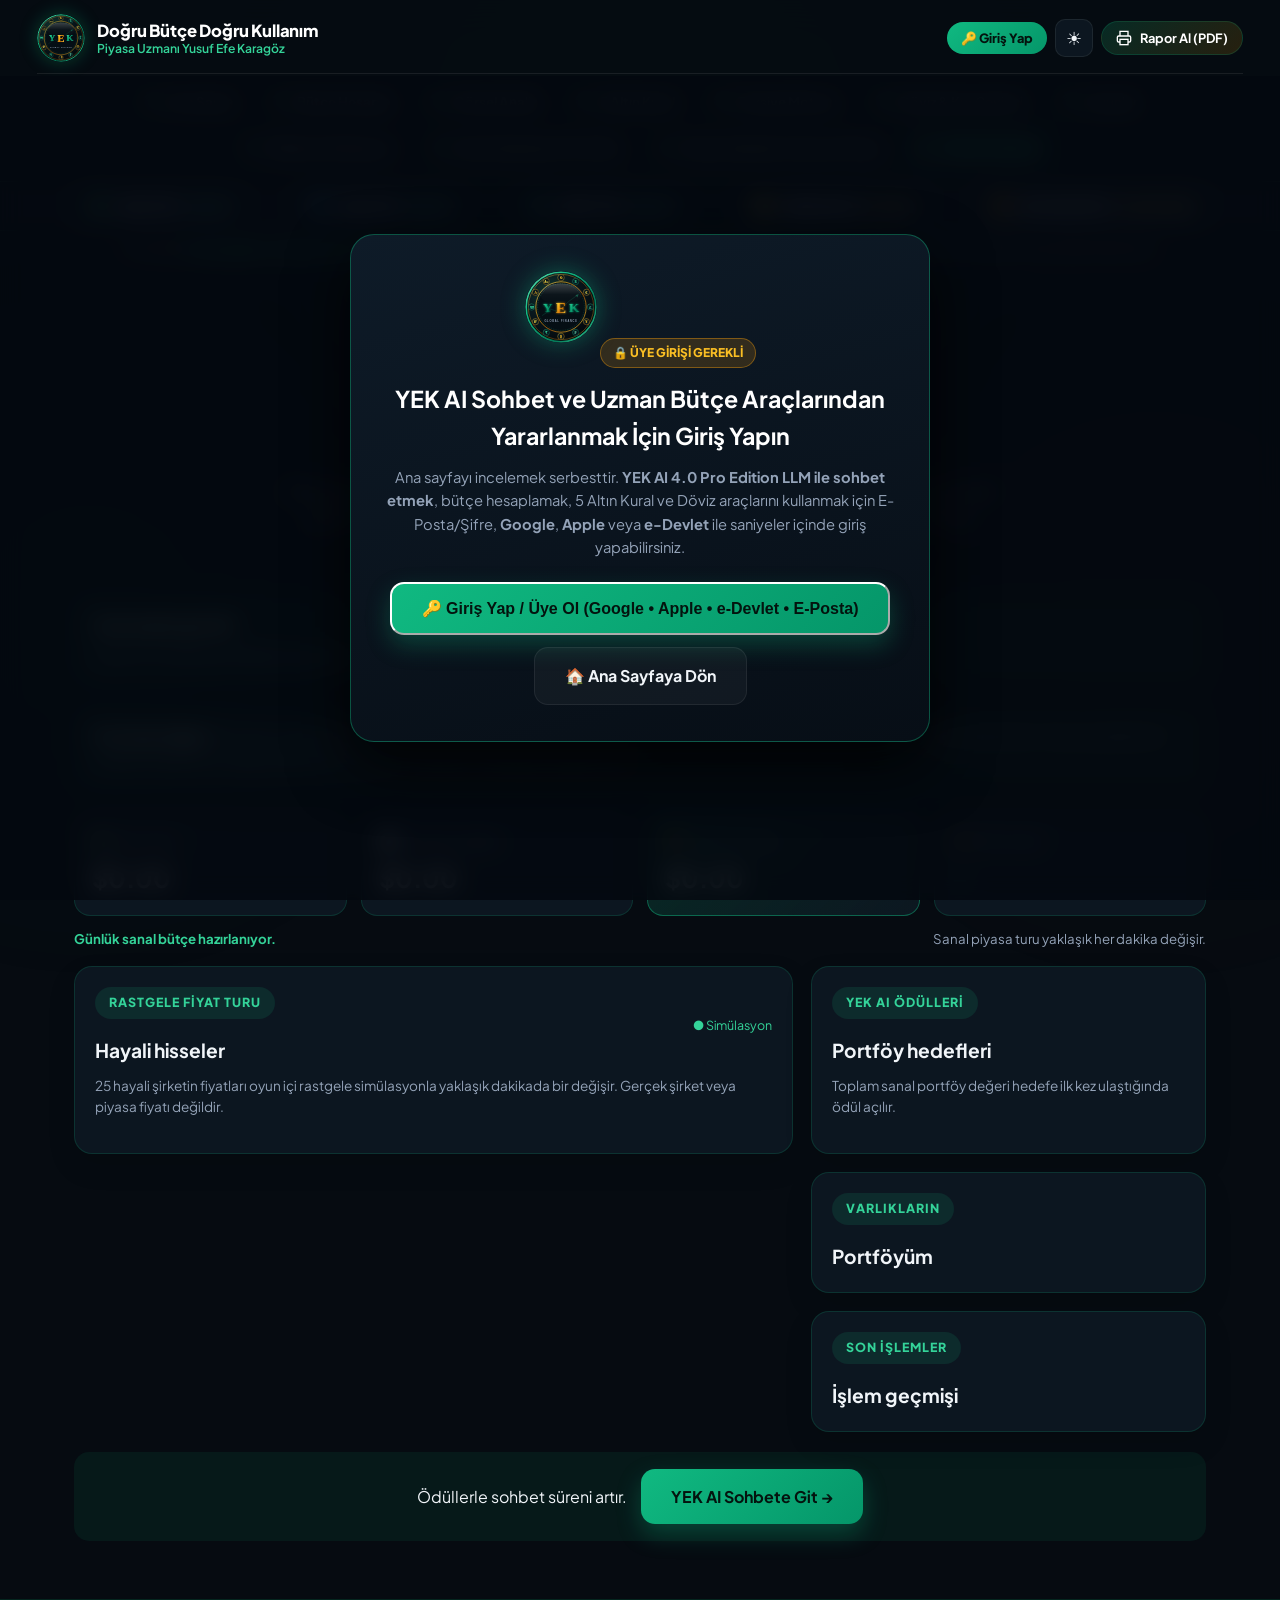
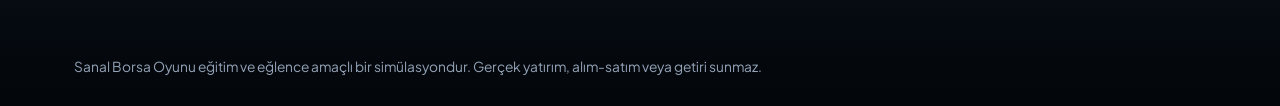
<file: borsa-oyunu.html>
<!DOCTYPE html>
<html lang="tr">
<head>
  <meta charset="UTF-8" />
  <meta name="viewport" content="width=device-width, initial-scale=1.0" />
  <meta name="description" content="Hayali hisseler ve sanal bütçeyle borsa simülasyonu oyna, YEK AI sohbet süresi ödüllerini keşfet." />
  <title>Sanal Borsa Oyunu | Doğru Bütçe Doğru Kullanım</title>
  <link rel="preconnect" href="https://fonts.googleapis.com">
  <link rel="preconnect" href="https://fonts.gstatic.com" crossorigin>
  <link href="https://fonts.googleapis.com/css2?family=Cinzel:wght@600;700;800&family=Plus+Jakarta+Sans:wght@400;500;600;700;800&display=swap" rel="stylesheet">
  <link rel="icon" type="image/svg+xml" href="logo.svg" />
  <script>
    try {
      document.documentElement.dataset.theme = localStorage.getItem('yek_theme_preference') === 'light' ? 'light' : 'dark';
    } catch (error) {
      document.documentElement.dataset.theme = 'dark';
    }
  </script>
  <link rel="stylesheet" href="style.css?v=12" />
</head>
<body>
  <div class="ambient-glow glow-1"></div>
  <div class="ambient-glow glow-2"></div>
  <div class="ambient-glow glow-3"></div>

  <header class="navbar">
    <div class="container nav-container">
      <a href="index.html" class="brand">
        <img src="logo.svg" alt="YEK Logo" class="nav-logo" />
        <div class="brand-text">
          <span class="brand-title">Doğru Bütçe Doğru Kullanım</span>
          <span class="brand-subtitle">Piyasa Uzmanı Yusuf Efe Karagöz</span>
        </div>
      </a>
      <nav class="nav-links" aria-label="Ana menü">
        <a href="index.html" class="nav-tab"><img src="logo.svg" alt="" class="link-mini-logo" />Ana Sayfa</a>
        <a href="butce-hesapla.html" class="nav-tab"><img src="logo.svg" alt="" class="link-mini-logo" />Bütçe Hesapla</a>
        <a href="gorsel-analiz.html" class="nav-tab"><img src="logo.svg" alt="" class="link-mini-logo" />Görsel Analiz</a>
        <a href="altin-kurallar.html" class="nav-tab"><img src="logo.svg" alt="" class="link-mini-logo" />5 Altın Kural</a>
        <a href="tavsiye-motoru.html" class="nav-tab"><img src="logo.svg" alt="" class="link-mini-logo" />Tavsiye Motoru</a>
        <a href="doviz-cevirici.html" class="nav-tab"><img src="logo.svg" alt="" class="link-mini-logo" />Döviz & Kur Çevirici</a>
        <a href="yek-ai.html" class="nav-tab nav-ai-link"><img src="logo.svg" alt="" class="link-mini-logo" />YEK AI Sohbet</a>
      </nav>
      <div class="nav-right-group">
        <button type="button" id="printReportBtn" class="btn-nav-action" title="Sayfayı yazdır / PDF kaydet">
          <svg width="16" height="16" viewBox="0 0 24 24" fill="none" stroke="currentColor" stroke-width="2"><polyline points="6 9 6 2 18 2 18 9"></polyline><path d="M6 18H4a2 2 0 0 1-2-2v-5a2 2 0 0 1 2-2h16a2 2 0 0 1 2 2v5a2 2 0 0 1-2 2h-2"></path><rect x="6" y="14" width="12" height="8"></rect></svg>
          <span>Rapor Al (PDF)</span>
        </button>
      </div>
    </div>
  </header>

  <div class="market-ticker-bar">
    <div class="container ticker-container">
      <a href="doviz-cevirici.html" class="ticker-item"><span class="coin-icon coin-usd">$</span><span class="ticker-name">USD / TRY</span><span id="tickerUSD" class="ticker-val up">₺49,84</span></a>
      <a href="doviz-cevirici.html" class="ticker-item"><span class="coin-icon coin-eur">€</span><span class="ticker-name">EUR / TRY</span><span id="tickerEUR" class="ticker-val up">₺55,50</span></a>
      <a href="doviz-cevirici.html" class="ticker-item"><span class="coin-icon coin-tl">£</span><span class="ticker-name">GBP / TRY</span><span id="tickerGBP" class="ticker-val up">₺66,53</span></a>
      <a href="doviz-cevirici.html" class="ticker-item"><span class="coin-icon coin-gold">Au</span><span class="ticker-name">GRAM ALTIN</span><span id="tickerGAU" class="ticker-val gold">₺6.500</span></a>
      <a href="doviz-cevirici.html" class="ticker-item"><span class="coin-icon coin-btc">₿</span><span class="ticker-name">BITCOIN (TRY)</span><span id="tickerBTC" class="ticker-val gold">₺4.010.000</span></a>
    </div>
  </div>

  <main class="spa-pages-container">
    <section class="stock-game-section">
      <div class="container">
        <header class="section-header stock-game-intro">
          <span class="step-tag">🎮 SANAL PORTFÖY CHALLENGE</span>
          <h1>Sanal Borsa Oyunu</h1>
          <p>Siteye giriş yaptığın her yeni günde hesabına <strong>300$ sanal bütçe</strong> eklenir. Harcanmayan nakit sonraki günlere kalır. 25 hayali şirketin hisselerini alıp sat; portföyün büyüdükçe YEK AI sohbet süresi ödülleri kazan.</p>
        </header>

        <div id="stockGameGuestNotice" class="stock-game-login-note">
          <strong>Oyuna giriş gerekli</strong>
          <p>Oyunu ve sanal portföyünü açmak için üst menüden giriş yap.</p>
        </div>

        <div id="stockGameApp" class="hidden">
            <div class="stock-game-local-notice" role="note">
            <strong>Prototip bilgisi:</strong> Bu demo gerçek para veya gerçek şirket hissesi kullanmaz. Günlük 300$ harcanmadıkça nakit bakiyende kalır. Oyun puanları ve sohbet hakları bu tarayıcıda tutulur; gerçek kullanıcı hesabıyla eşitlenmez.
          </div>

          <div class="stock-game-summary-grid" aria-label="Sanal portföy özeti">
            <article class="stock-summary-card"><span>💵 Sanal nakit</span><strong id="stockGameCash">$0.00</strong></article>
            <article class="stock-summary-card"><span>📊 Hisselerin değeri</span><strong id="stockGameSharesValue">$0.00</strong></article>
            <article class="stock-summary-card primary"><span>🏆 Toplam portföy</span><strong id="stockGamePortfolioValue">$0.00</strong></article>
            <article class="stock-summary-card ai-reward"><span>✨ YEK AI hakkı</span><strong id="stockGameAiAccess">—</strong></article>
          </div>

          <div class="stock-game-status-row">
            <p id="stockGameDailyGiftStatus" class="stock-daily-gift-status" role="status" aria-live="polite">Günlük sanal bütçe hazırlanıyor.</p>
            <p id="stockGameNextRound" class="stock-next-round">Sanal piyasa turu yaklaşık her dakika değişir.</p>
          </div>
          <p id="stockGameFeedback" class="stock-game-feedback" role="status" aria-live="polite"></p>

          <div class="stock-game-main-grid">
            <section class="stock-game-panel" aria-labelledby="stockMarketTitle">
              <div class="stock-game-panel-header">
                <div><span class="step-tag">RASTGELE FİYAT TURU</span><h2 id="stockMarketTitle">Hayali hisseler</h2></div>
                <span class="stock-market-live">● Simülasyon</span>
              </div>
              <p class="stock-game-panel-desc">25 hayali şirketin fiyatları oyun içi rastgele simülasyonla yaklaşık dakikada bir değişir. Gerçek şirket veya piyasa fiyatı değildir.</p>
              <div id="stockMarketGrid" class="virtual-stock-grid"></div>
            </section>

            <aside class="stock-game-side-column">
              <section class="stock-game-panel" aria-labelledby="stockRewardsTitle">
                <div class="stock-game-panel-header"><div><span class="step-tag">YEK AI ÖDÜLLERİ</span><h2 id="stockRewardsTitle">Portföy hedefleri</h2></div></div>
                <p class="stock-game-panel-desc">Toplam sanal portföy değeri hedefe ilk kez ulaştığında ödül açılır.</p>
                <div id="stockGameRewards" class="stock-rewards-list"></div>
              </section>

              <section class="stock-game-panel" aria-labelledby="stockHoldingsTitle">
                <div class="stock-game-panel-header"><div><span class="step-tag">VARLIKLARIN</span><h2 id="stockHoldingsTitle">Portföyüm</h2></div></div>
                <div id="stockHoldingsGrid" class="stock-holdings-list"></div>
              </section>

              <section class="stock-game-panel" aria-labelledby="stockTransactionsTitle">
                <div class="stock-game-panel-header"><div><span class="step-tag">SON İŞLEMLER</span><h2 id="stockTransactionsTitle">İşlem geçmişi</h2></div></div>
                <div id="stockGameTransactions" class="stock-transactions-list"></div>
              </section>
            </aside>
          </div>

          <div class="stock-game-ai-link"><span>Ödüllerle sohbet süreni artır.</span><a href="yek-ai.html" class="btn btn-primary">YEK AI Sohbete Git →</a></div>
        </div>
      </div>
    </section>
  </main>

  <footer class="footer"><div class="container"><p class="footer-desc">Sanal Borsa Oyunu eğitim ve eğlence amaçlı bir simülasyondur. Gerçek yatırım, alım-satım veya getiri sunmaz.</p></div></footer>

  <script src="yek-rewards.js?v=2"></script>
  <script src="yek-stock-game.js?v=4"></script>
  <script src="script.js?v=16"></script>
</body>
</html>
</file>
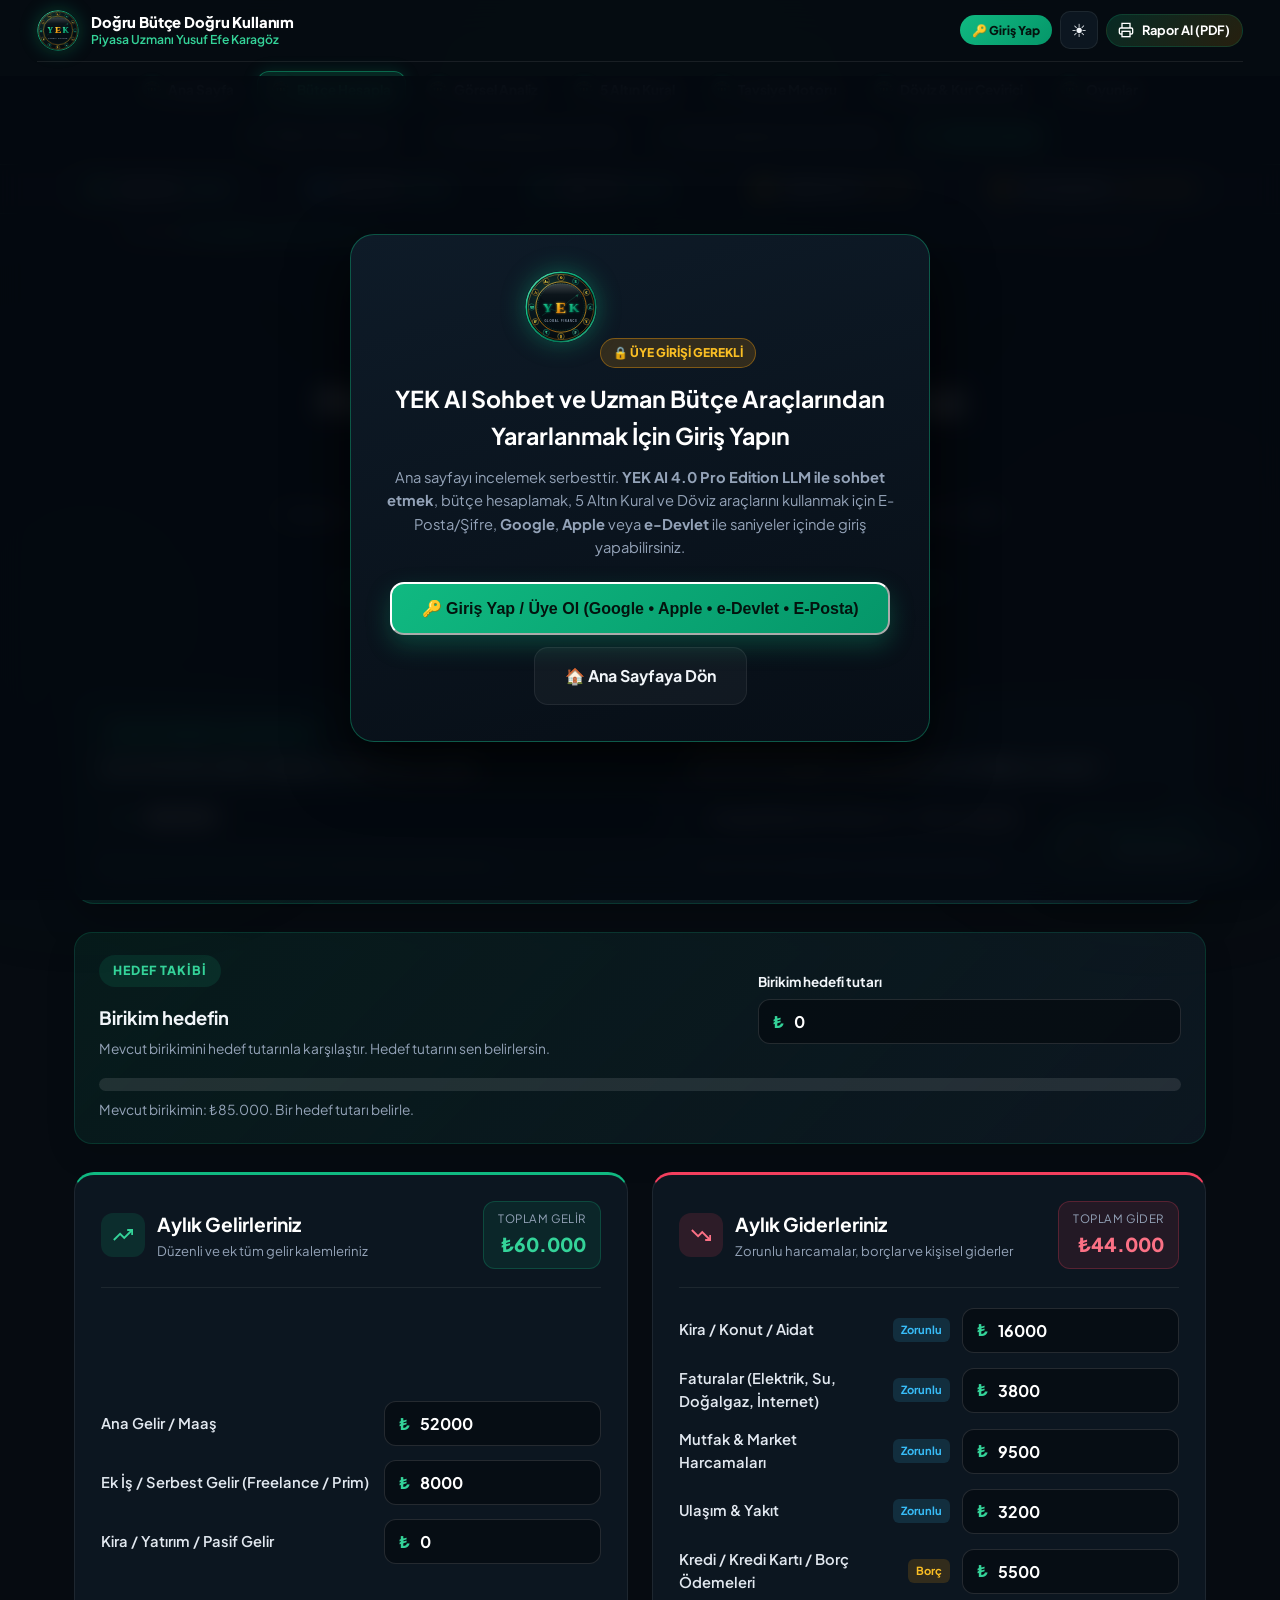
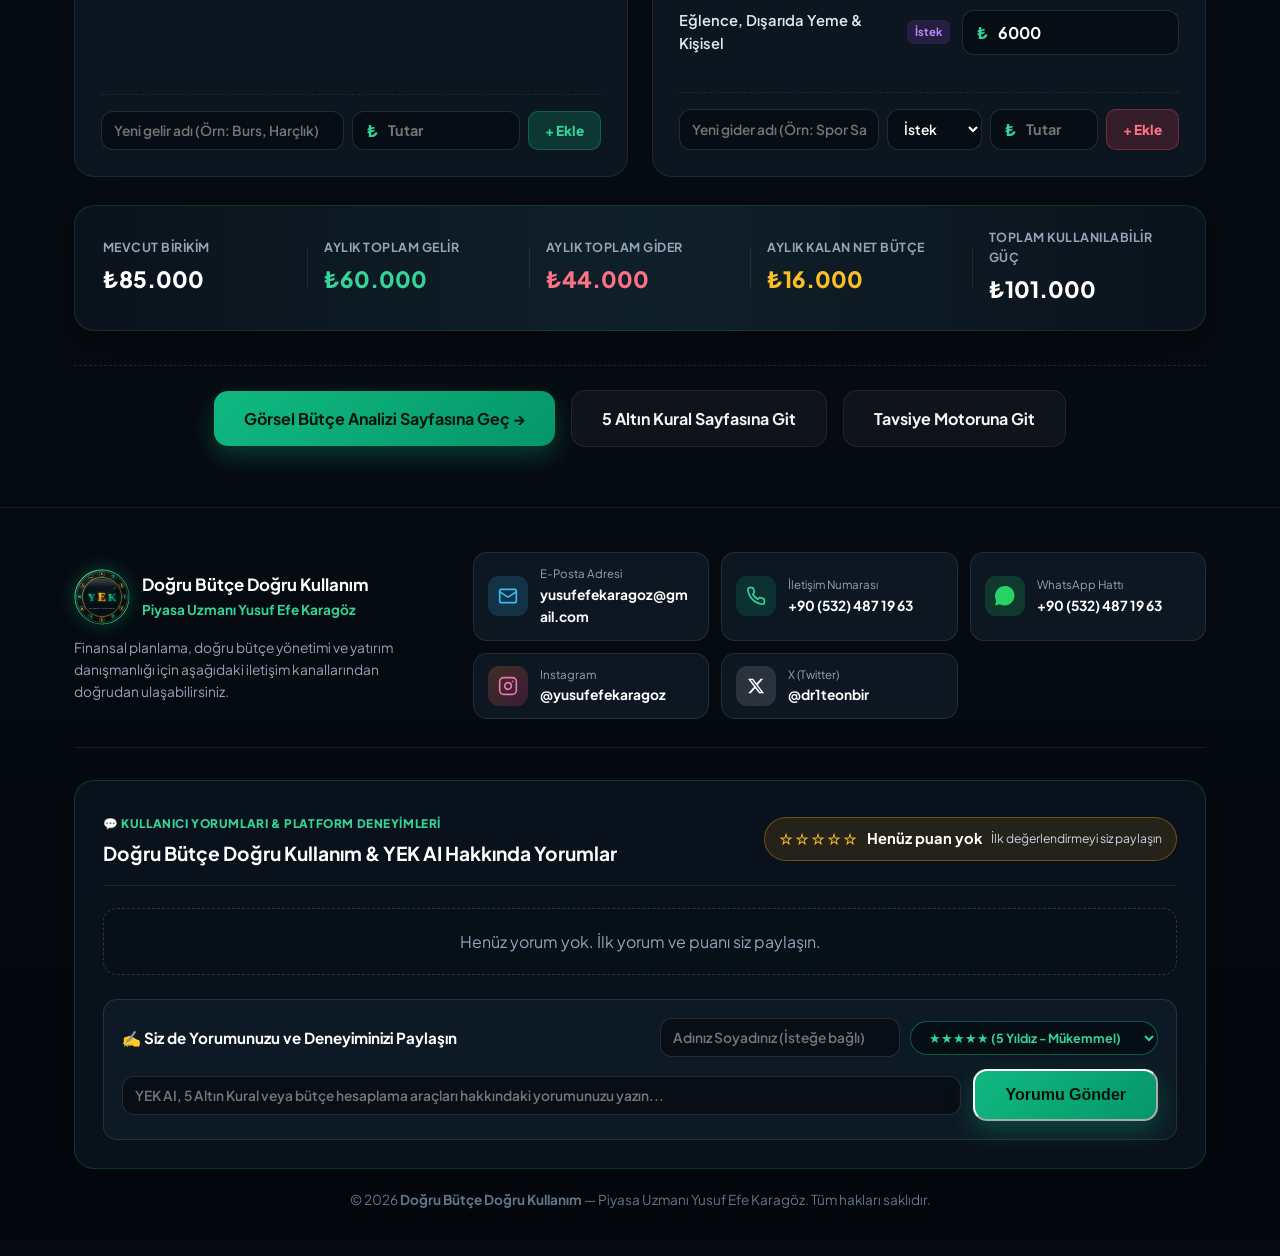
<file: butce-hesapla.html>
<!DOCTYPE html>
<html lang="tr">
<head>
  <meta charset="UTF-8" />
  <meta name="viewport" content="width=device-width, initial-scale=1.0" />
  <title>Bütçe Hesapla | Doğru Bütçe Doğru Kullanım - Yusuf Efe Karagöz</title>
  <link rel="preconnect" href="https://fonts.googleapis.com">
  <link rel="preconnect" href="https://fonts.gstatic.com" crossorigin>
  <link href="https://fonts.googleapis.com/css2?family=Cinzel:wght@600;700;800&family=Plus+Jakarta+Sans:wght@400;500;600;700;800&display=swap" rel="stylesheet">
  <link id="dynamicFavicon" rel="icon" type="image/svg+xml" href="logo.svg" />
  <link rel="shortcut icon" href="logo.svg" />
  <script>
  try {
    document.documentElement.dataset.theme = localStorage.getItem('yek_theme_preference') === 'light' ? 'light' : 'dark';
  } catch (error) {
    document.documentElement.dataset.theme = 'dark';
  }
</script>
  <link rel="stylesheet" href="style.css?v=11" />
</head>
<body>
  <div class="ambient-glow glow-1"></div>
  <div class="ambient-glow glow-2"></div>
  <div class="ambient-glow glow-3"></div>

  <!-- ÜST MENÜ -->
  <header class="navbar">
    <div class="container nav-container">
      <a href="index.html" class="brand">
        <img src="logo.svg" alt="YEK Logo" class="nav-logo" />
        <div class="brand-text">
          <span class="brand-title">Doğru Bütçe Doğru Kullanım</span>
          <span class="brand-subtitle">Piyasa Uzmanı Yusuf Efe Karagöz</span>
        </div>
      </a>

      <nav class="nav-links">
        <a href="index.html" class="nav-tab">
          <img src="logo.svg" alt="" class="link-mini-logo" />
          Ana Sayfa
        </a>
        <a href="butce-hesapla.html" class="nav-tab active">
          <img src="logo.svg" alt="" class="link-mini-logo" />
          Bütçe Hesapla
        </a>
        <a href="gorsel-analiz.html" class="nav-tab">
          <img src="logo.svg" alt="" class="link-mini-logo" />
          Görsel Analiz
        </a>
        <a href="altin-kurallar.html" class="nav-tab">
          <img src="logo.svg" alt="" class="link-mini-logo" />
          5 Altın Kural
        </a>
        <a href="tavsiye-motoru.html" class="nav-tab">
          <img src="logo.svg" alt="" class="link-mini-logo" />
          Tavsiye Motoru
        </a>
        <a href="doviz-cevirici.html" class="nav-tab">
          <img src="logo.svg" alt="" class="link-mini-logo" />
          Döviz & Kur Çevirici
        </a>
        <a href="yek-ai.html" class="nav-tab nav-ai-link">
          <img src="logo.svg" alt="" class="link-mini-logo" />
          YEK AI Sohbet
        </a>
      </nav>

      <div class="nav-right-group">
        <button type="button" id="printReportBtn" class="btn-nav-action" title="Sayfayı Yazdır / PDF Kaydet">
          <svg width="16" height="16" viewBox="0 0 24 24" fill="none" stroke="currentColor" stroke-width="2">
            <polyline points="6 9 6 2 18 2 18 9"></polyline>
            <path d="M6 18H4a2 2 0 0 1-2-2v-5a2 2 0 0 1 2-2h16a2 2 0 0 1 2 2v5a2 2 0 0 1-2 2h-2"></path>
            <rect x="6" y="14" width="12" height="8"></rect>
          </svg>
          <span>Rapor Al (PDF)</span>
        </button>
      </div>
    </div>
  </header>

  <!-- Canlı Piyasa Şeridi -->
  <div class="market-ticker-bar">
    <div class="container ticker-container">
      <a href="doviz-cevirici.html" class="ticker-item" style="text-decoration:none;">
        <span class="coin-icon coin-usd">$</span>
        <span class="ticker-name">USD / TRY</span>
        <span id="tickerUSD" class="ticker-val up">₺34,35</span>
      </a>
      <a href="doviz-cevirici.html" class="ticker-item" style="text-decoration:none;">
        <span class="coin-icon coin-eur">€</span>
        <span class="ticker-name">EUR / TRY</span>
        <span id="tickerEUR" class="ticker-val up">₺37,25</span>
      </a>
      <a href="doviz-cevirici.html" class="ticker-item" style="text-decoration:none;">
        <span class="coin-icon coin-tl">£</span>
        <span class="ticker-name">GBP / TRY</span>
        <span id="tickerGBP" class="ticker-val up">₺44,50</span>
      </a>
      <a href="doviz-cevirici.html" class="ticker-item" style="text-decoration:none;">
        <span class="coin-icon coin-gold">Au</span>
        <span class="ticker-name">GRAM ALTIN</span>
        <span id="tickerGAU" class="ticker-val gold">₺3.060</span>
      </a>
      <a href="doviz-cevirici.html" class="ticker-item" style="text-decoration:none;">
        <span class="coin-icon coin-btc">₿</span>
        <span class="ticker-name">BITCOIN (TRY)</span>
        <span id="tickerBTC" class="ticker-val gold">₺2.495.000</span>
      </a>
    </div>
  </div>

  <!-- SADECE BÜTÇE HESAPLAMA SAYFASI İÇERİĞİ -->
  <main class="spa-pages-container">
    <section class="budget-input-section">
      <div class="container">
        <div class="section-header">
          <span class="step-tag">BÜTÇE HESAPLAMA MERKEZİ</span>
          <h2>Mevcut Bütçe, Gelir ve Giderlerinizi Girin</h2>
          <p>Girdiğiniz rakamlar otomatik olarak kaydedilir ve <strong>Görsel Analiz</strong>, <strong>5 Altın Kural</strong>, <strong>Tavsiye Motoru</strong> ile <strong>YEK AI</strong> sayfalarında anında kullanılır.</p>
          <div class="quick-actions">
            <button type="button" id="fillSampleBtn" class="btn-chip">
              <svg width="15" height="15" viewBox="0 0 24 24" fill="none" stroke="currentColor" stroke-width="2">
                <path d="M14 2H6a2 2 0 0 0-2 2v16a2 2 0 0 0 2 2h12a2 2 0 0 0 2-2V8z"></path>
                <polyline points="14 2 14 8 20 8"></polyline>
                <line x1="12" y1="18" x2="12" y2="12"></line>
                <line x1="9" y1="15" x2="15" y2="15"></line>
              </svg>
              Örnek Bütçe Doldur
            </button>
            <button type="button" id="resetFormBtn" class="btn-chip btn-chip-danger">
              <svg width="15" height="15" viewBox="0 0 24 24" fill="none" stroke="currentColor" stroke-width="2">
                <polyline points="1 4 1 10 7 10"></polyline>
                <path d="M3.51 15a9 9 0 1 0 2.13-9.36L1 10"></path>
              </svg>
              Verileri Sıfırla
            </button>
            <button type="button" id="exportBudgetBackupBtn" class="btn-chip" title="Bütçenin JSON yedeğini indir">⬇️ Yedeği İndir</button>
            <button type="button" id="importBudgetBackupBtn" class="btn-chip" title="Daha önce indirdiğin bütçe yedeğini yükle">⬆️ Yedek Yükle</button>
            <input type="file" id="importBudgetBackupFile" accept=".json,application/json" hidden aria-label="Bütçe yedek dosyası seç" />
            <span id="autoSaveStatus" class="autosave-pill" role="status" aria-live="polite">✓ Otomatik Kayıt Aktif</span>
          </div>
        </div>

        <div class="current-budget-banner">
          <div class="current-budget-col">
            <label for="currentSavings">
              <span class="label-badge">MEVCUT BİRİKİM / HAZIR BÜTÇE</span>
              Şu an kenarda sahip olduğunuz nakit bütçe nedir?
            </label>
            <div class="currency-input-wrapper large-input">
              <span class="currency-symbol">₺</span>
              <input type="number" id="currentSavings" class="budget-input" placeholder="0" min="0" step="500" value="85000" />
            </div>
            <small class="input-hint">Bankada veya nakit olarak halihazırda elinizde bulunan toplam tutar.</small>
          </div>

          <div class="current-budget-col">
            <label for="financialGoal">
              <span class="label-badge gold-badge">FİNANSAL ÖNCELİĞİNİZ</span>
              Yusuf Efe Karagöz tavsiyelerinde önceliğiniz ne olsun?
            </label>
            <select id="financialGoal" class="goal-select">
              <option value="balanced">Dengeli Büyüme (Tasarruf + Yatırım Sepeti)</option>
              <option value="investment">Birikimi Yatırımla Büyütmek (DCA & Fon Odaklı)</option>
              <option value="debt">Borçları ve Kredileri Hızla Kapatmak</option>
              <option value="emergency">Önce "Sıfırıncı Adım" Acil Durum Fonunu Tamamlamak</option>
            </select>
            <small class="input-hint">Tavsiye motoru stratejisini bu hedefe göre özelleştirir.</small>
          </div>
        </div>

        <section class="savings-goal-tracker" aria-labelledby="savingsGoalTitle">
          <div class="savings-goal-copy">
            <span class="step-tag">HEDEF TAKİBİ</span>
            <h3 id="savingsGoalTitle">Birikim hedefin</h3>
            <p>Mevcut birikimini hedef tutarınla karşılaştır. Hedef tutarını sen belirlersin.</p>
          </div>
          <div class="savings-goal-input-col">
            <label for="savingsGoalAmount">Birikim hedefi tutarı</label>
            <div class="currency-input-wrapper">
              <span class="currency-symbol">₺</span>
              <input type="number" id="savingsGoalAmount" class="budget-input" min="0" step="1000" placeholder="Örn. 150000" value="0" />
            </div>
          </div>
          <div class="savings-goal-progress-wrap">
            <div id="savingsGoalProgress" class="savings-goal-progress-track" role="progressbar" aria-label="Birikim hedefi ilerlemesi" aria-valuemin="0" aria-valuemax="100" aria-valuenow="0" aria-valuetext="Hedef tutarı belirlenmedi">
              <div id="savingsGoalProgressFill" class="savings-goal-progress-fill"></div>
            </div>
            <p id="savingsGoalProgressText" role="status" aria-live="polite">Mevcut birikimini gör. Hedef tutarını girerek ilerlemeyi takip et.</p>
          </div>
        </section>

        <div class="income-expense-grid">
          <div class="finance-panel income-panel">
            <div class="panel-header">
              <div class="panel-title-group">
                <span class="panel-icon income-icon">
                  <svg width="20" height="20" viewBox="0 0 24 24" fill="none" stroke="currentColor" stroke-width="2.2">
                    <polyline points="23 6 13.5 15.5 8.5 10.5 1 18"></polyline>
                    <polyline points="17 6 23 6 23 12"></polyline>
                  </svg>
                </span>
                <div>
                  <h3>Aylık Gelirleriniz</h3>
                  <p>Düzenli ve ek tüm gelir kalemleriniz</p>
                </div>
              </div>
              <div class="panel-total income-total-badge">
                <span>Toplam Gelir</span>
                <strong id="totalIncomeDisplay">₺0</strong>
              </div>
            </div>

            <div class="input-list">
              <div class="field-row">
                <label for="incSalary">Ana Gelir / Maaş</label>
                <div class="currency-input-wrapper">
                  <span class="currency-symbol">₺</span>
                  <input type="number" id="incSalary" class="budget-input income-item" data-name="Maaş / Ana Gelir" placeholder="0" min="0" step="500" value="52000" />
                </div>
              </div>

              <div class="field-row">
                <label for="incSide">Ek İş / Serbest Gelir (Freelance / Prim)</label>
                <div class="currency-input-wrapper">
                  <span class="currency-symbol">₺</span>
                  <input type="number" id="incSide" class="budget-input income-item" data-name="Ek İş / Prim" placeholder="0" min="0" step="250" value="8000" />
                </div>
              </div>

              <div class="field-row">
                <label for="incPassive">Kira / Yatırım / Pasif Gelir</label>
                <div class="currency-input-wrapper">
                  <span class="currency-symbol">₺</span>
                  <input type="number" id="incPassive" class="budget-input income-item" data-name="Kira / Yatırım Geliri" placeholder="0" min="0" step="250" value="0" />
                </div>
              </div>

              <div id="customIncomeList" class="custom-items-container"></div>
            </div>

            <div class="add-item-box">
              <input type="text" id="newIncomeName" placeholder="Yeni gelir adı (Örn: Burs, Harçlık)" class="text-input" />
              <div class="currency-input-wrapper small-currency">
                <span class="currency-symbol">₺</span>
                <input type="number" id="newIncomeAmount" placeholder="Tutar" min="0" class="budget-input" />
              </div>
              <button type="button" id="addIncomeBtn" class="btn-add income-add-btn" title="Gelir Ekle">+ Ekle</button>
            </div>
          </div>

          <div class="finance-panel expense-panel">
            <div class="panel-header">
              <div class="panel-title-group">
                <span class="panel-icon expense-icon">
                  <svg width="20" height="20" viewBox="0 0 24 24" fill="none" stroke="currentColor" stroke-width="2.2">
                    <polyline points="23 18 13.5 8.5 8.5 13.5 1 6"></polyline>
                    <polyline points="17 18 23 18 23 12"></polyline>
                  </svg>
                </span>
                <div>
                  <h3>Aylık Giderleriniz</h3>
                  <p>Zorunlu harcamalar, borçlar ve kişisel giderler</p>
                </div>
              </div>
              <div class="panel-total expense-total-badge">
                <span>Toplam Gider</span>
                <strong id="totalExpenseDisplay">₺0</strong>
              </div>
            </div>

            <div class="input-list">
              <div class="field-row">
                <div class="label-with-tag">
                  <label for="expRent">Kira / Konut / Aidat</label>
                  <span class="cat-tag tag-need">Zorunlu</span>
                </div>
                <div class="currency-input-wrapper">
                  <span class="currency-symbol">₺</span>
                  <input type="number" id="expRent" class="budget-input expense-item" data-name="Kira & Konut" data-category="need" placeholder="0" min="0" step="500" value="16000" />
                </div>
              </div>

              <div class="field-row">
                <div class="label-with-tag">
                  <label for="expBills">Faturalar (Elektrik, Su, Doğalgaz, İnternet)</label>
                  <span class="cat-tag tag-need">Zorunlu</span>
                </div>
                <div class="currency-input-wrapper">
                  <span class="currency-symbol">₺</span>
                  <input type="number" id="expBills" class="budget-input expense-item" data-name="Faturalar" data-category="need" placeholder="0" min="0" step="100" value="3800" />
                </div>
              </div>

              <div class="field-row">
                <div class="label-with-tag">
                  <label for="expGroceries">Mutfak & Market Harcamaları</label>
                  <span class="cat-tag tag-need">Zorunlu</span>
                </div>
                <div class="currency-input-wrapper">
                  <span class="currency-symbol">₺</span>
                  <input type="number" id="expGroceries" class="budget-input expense-item" data-name="Mutfak & Market" data-category="need" placeholder="0" min="0" step="250" value="9500" />
                </div>
              </div>

              <div class="field-row">
                <div class="label-with-tag">
                  <label for="expTransport">Ulaşım & Yakıt</label>
                  <span class="cat-tag tag-need">Zorunlu</span>
                </div>
                <div class="currency-input-wrapper">
                  <span class="currency-symbol">₺</span>
                  <input type="number" id="expTransport" class="budget-input expense-item" data-name="Ulaşım & Yakıt" data-category="need" placeholder="0" min="0" step="100" value="3200" />
                </div>
              </div>

              <div class="field-row">
                <div class="label-with-tag">
                  <label for="expDebt">Kredi / Kredi Kartı / Borç Ödemeleri</label>
                  <span class="cat-tag tag-debt">Borç</span>
                </div>
                <div class="currency-input-wrapper">
                  <span class="currency-symbol">₺</span>
                  <input type="number" id="expDebt" class="budget-input expense-item" data-name="Kredi & Borçlar" data-category="debt" placeholder="0" min="0" step="250" value="5500" />
                </div>
              </div>

              <div class="field-row">
                <div class="label-with-tag">
                  <label for="expLifestyle">Eğlence, Dışarıda Yeme & Kişisel</label>
                  <span class="cat-tag tag-want">İstek</span>
                </div>
                <div class="currency-input-wrapper">
                  <span class="currency-symbol">₺</span>
                  <input type="number" id="expLifestyle" class="budget-input expense-item" data-name="Sosyal & Kişisel" data-category="want" placeholder="0" min="0" step="100" value="6000" />
                </div>
              </div>

              <div id="customExpenseList" class="custom-items-container"></div>
            </div>

            <div class="add-item-box expense-add-box">
              <input type="text" id="newExpenseName" placeholder="Yeni gider adı (Örn: Spor Salonu)" class="text-input" />
              <select id="newExpenseCategory" class="mini-select" title="Gider Türü">
                <option value="want">İstek</option>
                <option value="need">Zorunlu</option>
                <option value="debt">Borç</option>
              </select>
              <div class="currency-input-wrapper small-currency">
                <span class="currency-symbol">₺</span>
                <input type="number" id="newExpenseAmount" placeholder="Tutar" min="0" class="budget-input" />
              </div>
              <button type="button" id="addExpenseBtn" class="btn-add expense-add-btn" title="Gider Ekle">+ Ekle</button>
            </div>
          </div>
        </div>

        <div class="live-summary-bar">
          <div class="summary-metric">
            <span class="metric-label">Mevcut Birikim</span>
            <strong id="summaryCurrentSavings" class="metric-value">₺0</strong>
          </div>
          <div class="summary-divider"></div>
          <div class="summary-metric">
            <span class="metric-label">Aylık Toplam Gelir</span>
            <strong id="summaryIncome" class="metric-value text-emerald">₺0</strong>
          </div>
          <div class="summary-divider"></div>
          <div class="summary-metric">
            <span class="metric-label">Aylık Toplam Gider</span>
            <strong id="summaryExpense" class="metric-value text-coral">₺0</strong>
          </div>
          <div class="summary-divider"></div>
          <div class="summary-metric highlight-metric">
            <span class="metric-label">Aylık Kalan Net Bütçe</span>
            <strong id="summaryNetMonthly" class="metric-value text-gold">₺0</strong>
          </div>
          <div class="summary-divider"></div>
          <div class="summary-metric">
            <span class="metric-label">Toplam Kullanılabilir Güç</span>
            <strong id="summaryTotalPower" class="metric-value">₺0</strong>
          </div>
        </div>

        <div class="page-nav-footer">
          <a href="gorsel-analiz.html" class="btn btn-primary">
            <span>Görsel Bütçe Analizi Sayfasına Geç →</span>
          </a>
          <a href="altin-kurallar.html" class="btn btn-secondary">
            <span>5 Altın Kural Sayfasına Git</span>
          </a>
          <a href="tavsiye-motoru.html" class="btn btn-secondary">
            <span>Tavsiye Motoruna Git</span>
          </a>
        </div>
      </div>
    </section>
  </main>

  <!-- EN ALTTA İLETİŞİM VE SOSYAL MEDYA BİLGİLERİ -->
  <footer class="footer">
    <div class="container">
      <div class="contact-footer-grid">
        <div class="contact-brand-col">
          <div class="footer-brand">
            <img src="logo.svg" alt="YEK" class="footer-logo-large" />
            <div>
              <strong class="footer-title-text">Doğru Bütçe Doğru Kullanım</strong>
              <span class="footer-sub-text">Piyasa Uzmanı Yusuf Efe Karagöz</span>
            </div>
          </div>
          <p class="footer-desc">
            Finansal planlama, doğru bütçe yönetimi ve yatırım danışmanlığı için aşağıdaki iletişim kanallarından doğrudan ulaşabilirsiniz.
          </p>
        </div>

        <div class="contact-links-grid">
          <a href="mailto:yusufefekaragoz@gmail.com" class="contact-pill-item">
            <span class="social-icon icon-email">
              <svg width="20" height="20" viewBox="0 0 24 24" fill="none" stroke="currentColor" stroke-width="2" stroke-linecap="round" stroke-linejoin="round"><rect x="2" y="4" width="20" height="16" rx="2"></rect><path d="m22 7-8.97 5.7a1.94 1.94 0 0 1-2.06 0L2 7"></path></svg>
            </span>
            <div class="contact-meta"><small>E-Posta Adresi</small><strong>yusufefekaragoz@gmail.com</strong></div>
          </a>
          <a href="tel:+905324871963" class="contact-pill-item">
            <span class="social-icon icon-phone">
              <svg width="20" height="20" viewBox="0 0 24 24" fill="none" stroke="currentColor" stroke-width="2" stroke-linecap="round" stroke-linejoin="round"><path d="M22 16.92v3a2 2 0 0 1-2.18 2 19.79 19.79 0 0 1-8.63-3.07 19.5 19.5 0 0 1-6-6 19.79 19.79 0 0 1-3.07-8.67A2 2 0 0 1 4.11 2h3a2 2 0 0 1 2 1.72 12.84 12.84 0 0 0 .7 2.81 2 2 0 0 1-.45 2.11L8.09 9.91a16 16 0 0 0 6 6l1.27-1.27a2 2 0 0 1 2.11-.45 12.84 12.84 0 0 0 2.81.7A2 2 0 0 1 22 16.92z"></path></svg>
            </span>
            <div class="contact-meta"><small>İletişim Numarası</small><strong>+90 (532) 487 19 63</strong></div>
          </a>
          <a href="https://wa.me/905324871963" target="_blank" rel="noopener noreferrer" class="contact-pill-item">
            <span class="social-icon icon-whatsapp">
              <svg width="20" height="20" viewBox="0 0 24 24" fill="currentColor"><path d="M12.031 6.172c-3.181 0-5.767 2.586-5.768 5.766-.001 1.298.38 2.27 1.019 3.287l-.582 2.128 2.182-.573c.978.58 1.911.928 3.145.929 3.178 0 5.767-2.587 5.768-5.766.001-3.187-2.575-5.77-5.764-5.771zm3.392 8.244c-.144.405-.837.774-1.17.824-.299.045-.677.063-1.092-.069-.252-.08-.575-.187-.988-.365-1.739-.751-2.874-2.502-2.961-2.617-.087-.116-.708-.94-.708-1.793s.448-1.273.607-1.446c.159-.173.346-.217.462-.217l.332.006c.106.005.249-.04.39.298.144.347.491 1.2.534 1.287.043.087.072.188.014.304-.058.116-.087.188-.173.289l-.26.304c-.087.086-.177.18-.076.354.101.174.449.741.964 1.201.662.591 1.221.774 1.394.86s.274.072.376-.043c.101-.116.433-.506.549-.68.116-.173.231-.145.39-.087s1.011.477 1.184.564.289.13.332.202c.045.072.045.419-.1.824zm-3.423-14.416c-6.627 0-12 5.373-12 12 0 2.126.556 4.124 1.533 5.862l-1.533 5.602 5.736-1.504c1.696.906 3.631 1.422 5.691 1.422 6.627 0 12-5.373 12-12s-5.373-12-12.427-11.382z"/></svg>
            </span>
            <div class="contact-meta"><small>WhatsApp Hattı</small><strong>+90 (532) 487 19 63</strong></div>
          </a>
          <a href="https://instagram.com/yusufefekaragoz" target="_blank" rel="noopener noreferrer" class="contact-pill-item">
            <span class="social-icon icon-instagram">
              <svg width="20" height="20" viewBox="0 0 24 24" fill="none" stroke="currentColor" stroke-width="2" stroke-linecap="round" stroke-linejoin="round"><rect x="2" y="2" width="20" height="20" rx="5" ry="5"></rect><path d="M16 11.37A4 4 0 1 1 12.63 8 4 4 0 0 1 16 11.37z"></path><line x1="17.5" y1="6.5" x2="17.51" y2="6.5"></line></svg>
            </span>
            <div class="contact-meta"><small>Instagram</small><strong>@yusufefekaragoz</strong></div>
          </a>
          <a href="https://x.com/dr1teonbir" target="_blank" rel="noopener noreferrer" class="contact-pill-item">
            <span class="social-icon icon-x">
              <svg width="18" height="18" viewBox="0 0 24 24" fill="currentColor"><path d="M18.244 2.25h3.308l-7.227 8.26 8.502 11.24H16.17l-5.214-6.817L4.99 21.75H1.68l7.73-8.835L1.254 2.25H8.08l4.713 6.231zm-1.161 17.52h1.833L7.084 4.126H5.117z"/></svg>
            </span>
            <div class="contact-meta"><small>X (Twitter)</small><strong>@dr1teonbir</strong></div>
          </a>
        </div>
      </div>
      <div class="footer-bottom-bar">
        <p class="footer-copy">© 2026 <strong>Doğru Bütçe Doğru Kullanım</strong> — Piyasa Uzmanı Yusuf Efe Karagöz. Tüm hakları saklıdır.</p>
      </div>
    </div>
  </footer>

  <a href="yek-ai.html" class="floating-ai-launcher" title="YEK AI ile Piyasa & Bütçe Sohbeti Yap">
    <img src="logo.svg" alt="YEK AI" class="launcher-logo" />
    <div class="launcher-text">
      <strong>YEK AI'ya Sor</strong>
      <small>Piyasa & Bütçe Sohbeti</small>
    </div>
  </a>

  <script src="yek-rewards.js?v=2"></script>
  <script src="yek-stock-game.js?v=4"></script>
  <script src="script.js?v=16"></script>
</body>
</html>
</file>
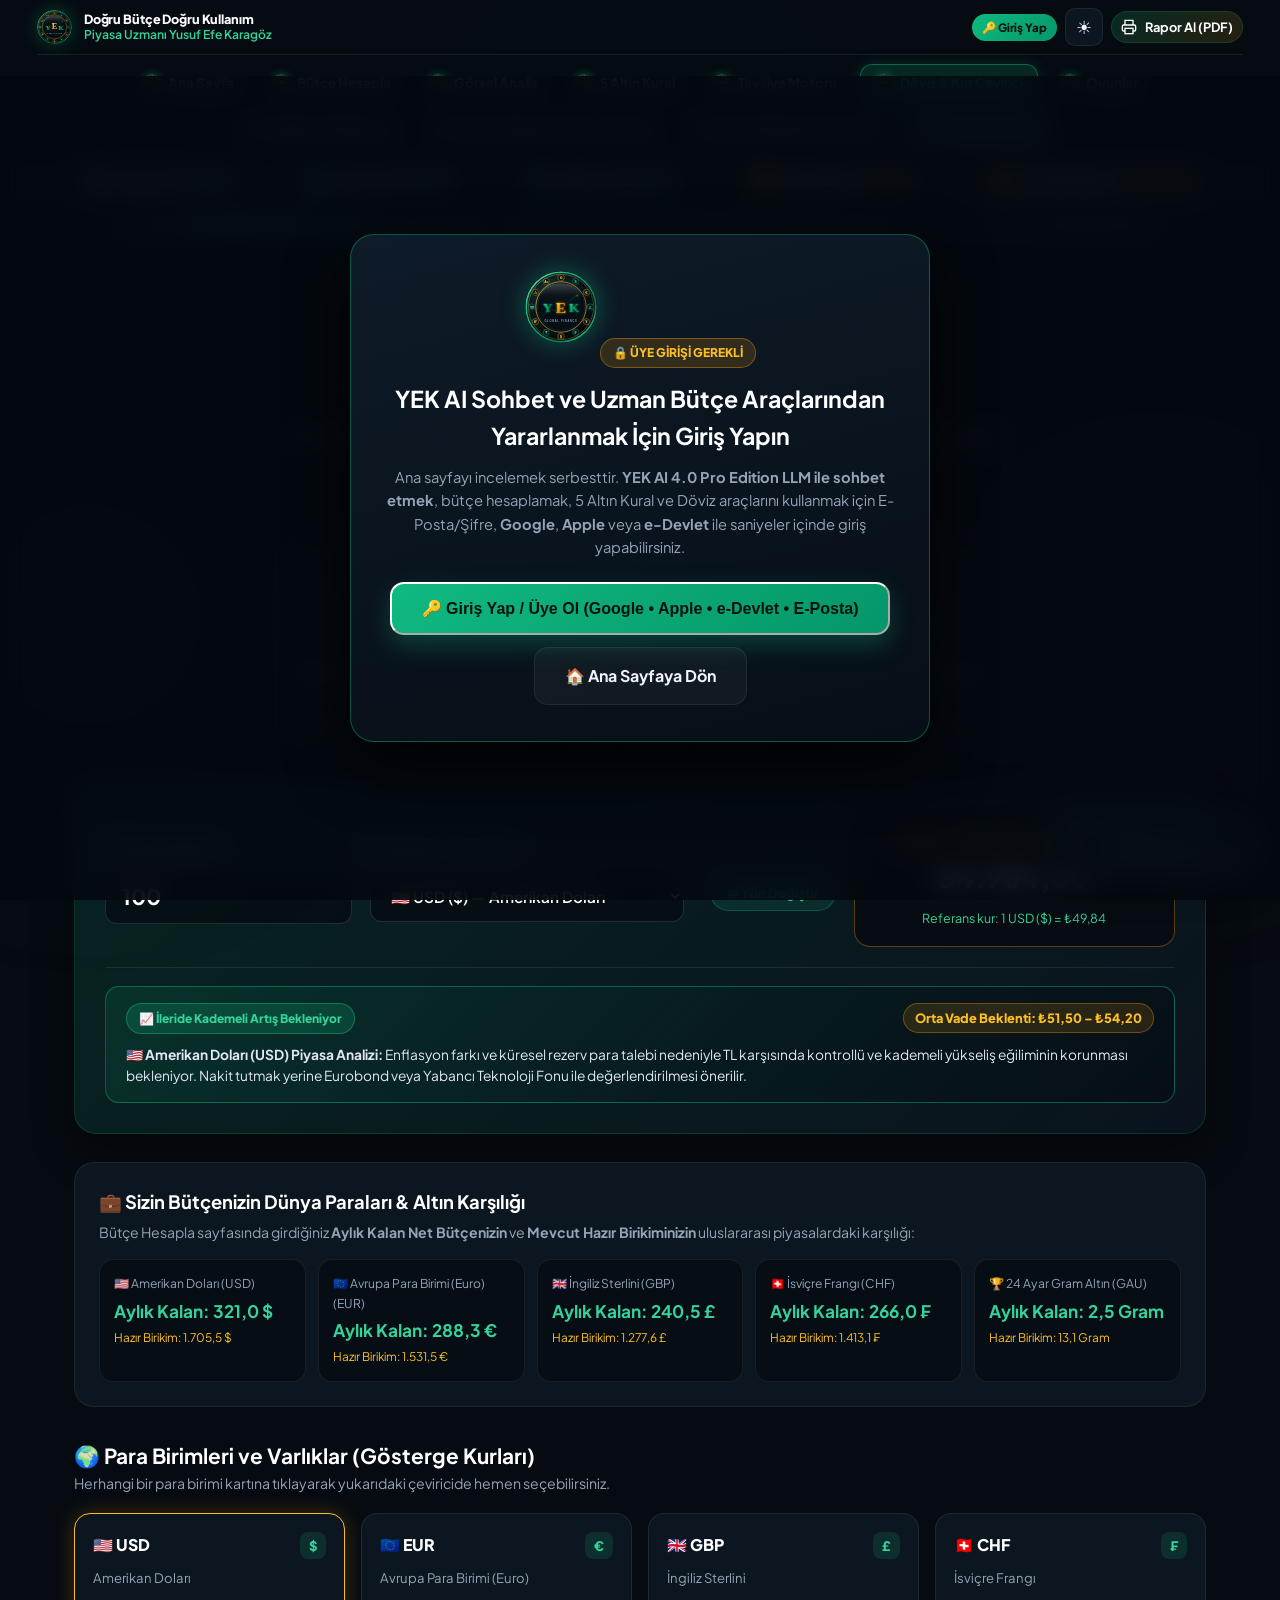
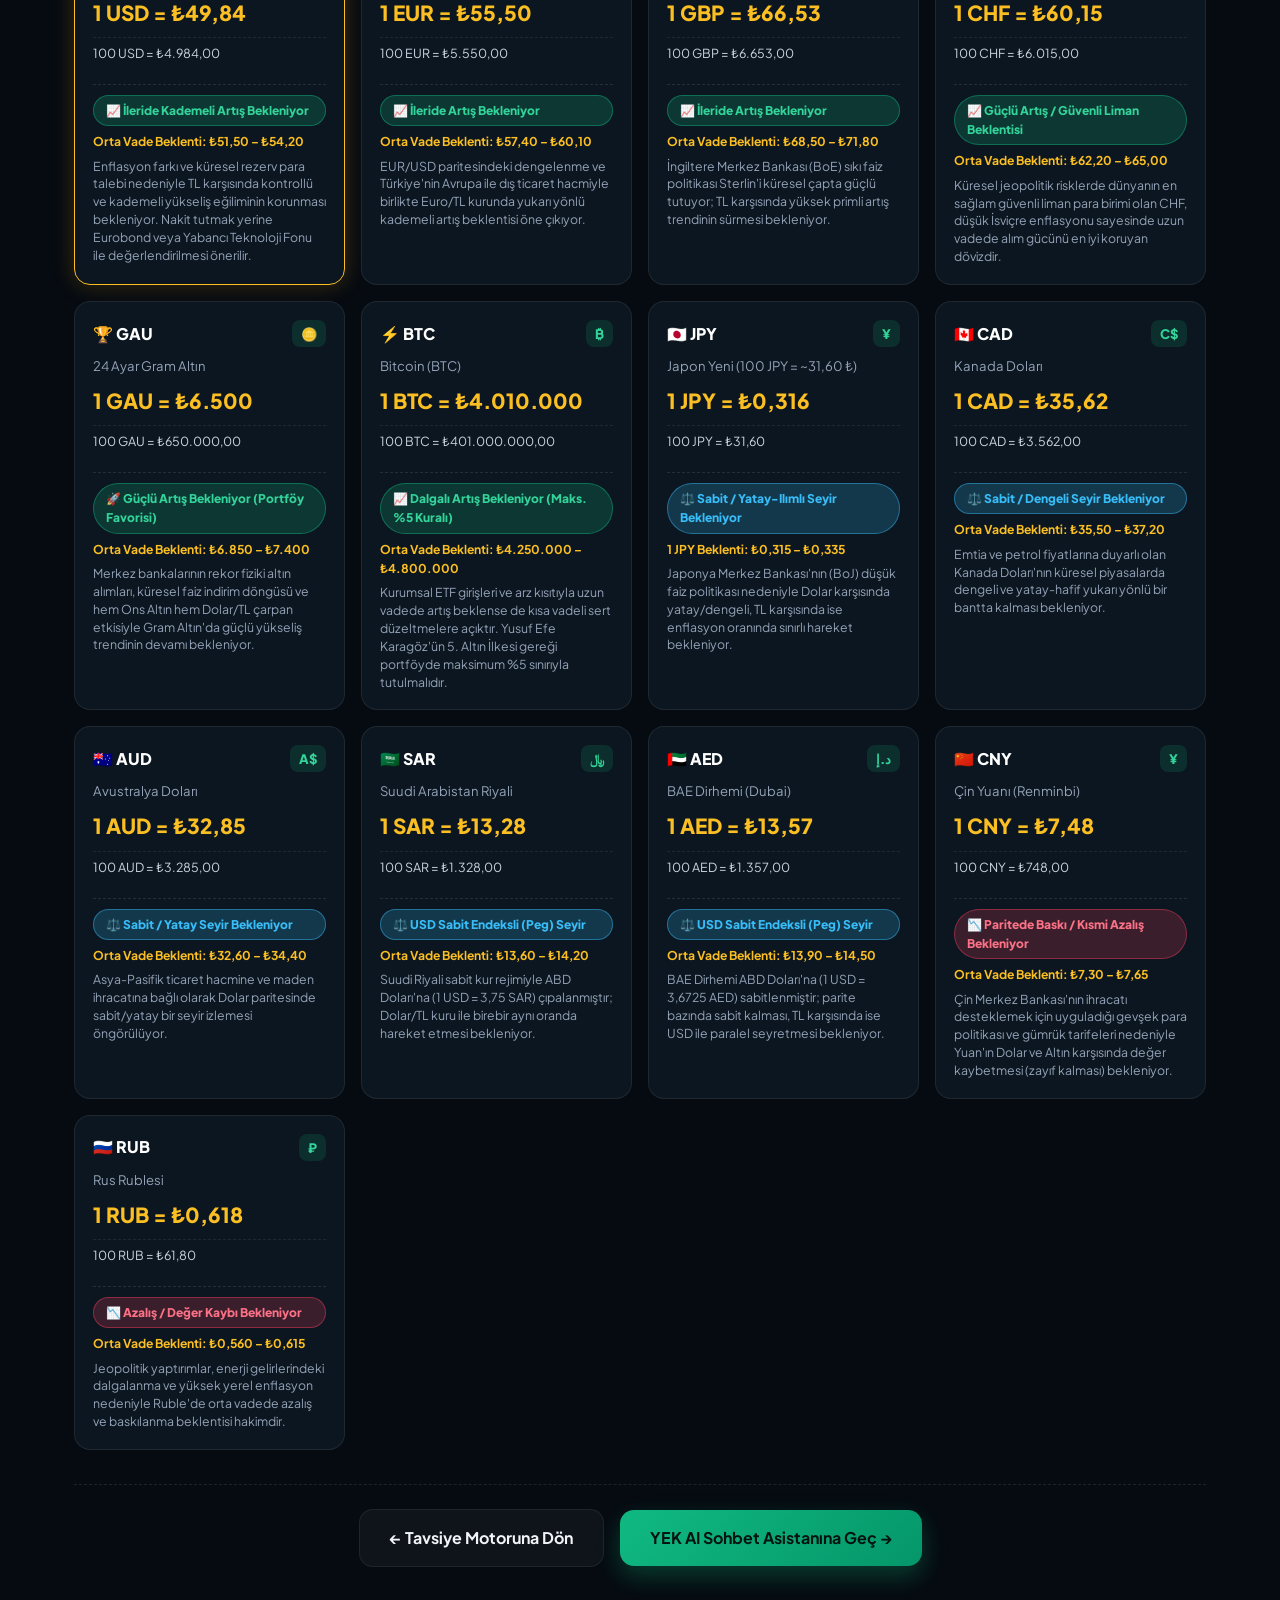
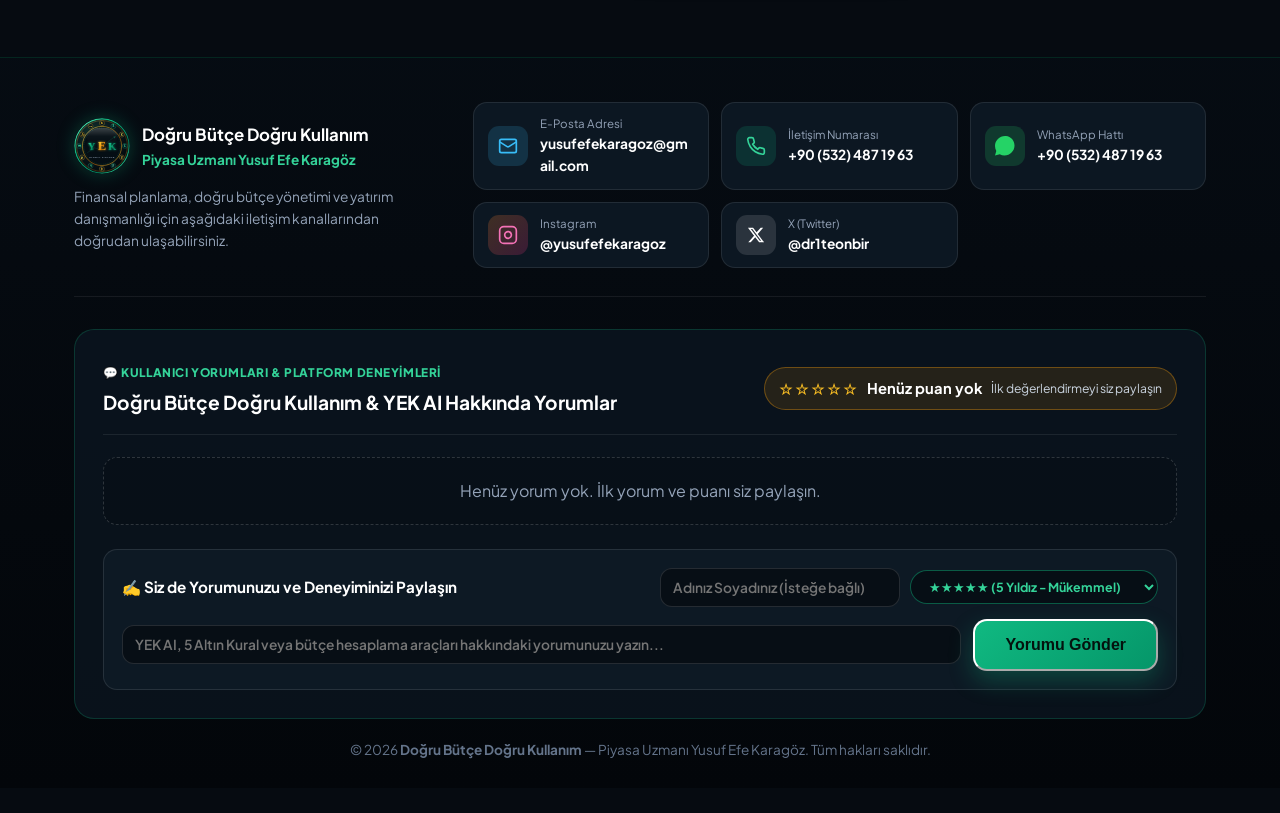
<file: doviz-cevirici.html>
<!DOCTYPE html>
<html lang="tr">
<head>
  <meta charset="UTF-8" />
  <meta name="viewport" content="width=device-width, initial-scale=1.0" />
  <title>Döviz & Kur Çevirici | Doğru Bütçe Doğru Kullanım - Yusuf Efe Karagöz</title>
  <link rel="preconnect" href="https://fonts.googleapis.com">
  <link rel="preconnect" href="https://fonts.gstatic.com" crossorigin>
  <link href="https://fonts.googleapis.com/css2?family=Cinzel:wght@600;700;800&family=Plus+Jakarta+Sans:wght@400;500;600;700;800&display=swap" rel="stylesheet">
  <link id="dynamicFavicon" rel="icon" type="image/svg+xml" href="logo.svg" />
  <link rel="shortcut icon" href="logo.svg" />
  <script>
  try {
    document.documentElement.dataset.theme = localStorage.getItem('yek_theme_preference') === 'light' ? 'light' : 'dark';
  } catch (error) {
    document.documentElement.dataset.theme = 'dark';
  }
</script>
  <link rel="stylesheet" href="style.css?v=11" />
</head>
<body>
  <div class="ambient-glow glow-1"></div>
  <div class="ambient-glow glow-2"></div>
  <div class="ambient-glow glow-3"></div>

  <!-- ÜST MENÜ -->
  <header class="navbar">
    <div class="container nav-container">
      <a href="index.html" class="brand">
        <img src="logo.svg" alt="YEK Logo" class="nav-logo" />
        <div class="brand-text">
          <span class="brand-title">Doğru Bütçe Doğru Kullanım</span>
          <span class="brand-subtitle">Piyasa Uzmanı Yusuf Efe Karagöz</span>
        </div>
      </a>

      <nav class="nav-links">
        <a href="index.html" class="nav-tab">
          <img src="logo.svg" alt="" class="link-mini-logo" />
          Ana Sayfa
        </a>
        <a href="butce-hesapla.html" class="nav-tab">
          <img src="logo.svg" alt="" class="link-mini-logo" />
          Bütçe Hesapla
        </a>
        <a href="gorsel-analiz.html" class="nav-tab">
          <img src="logo.svg" alt="" class="link-mini-logo" />
          Görsel Analiz
        </a>
        <a href="altin-kurallar.html" class="nav-tab">
          <img src="logo.svg" alt="" class="link-mini-logo" />
          5 Altın Kural
        </a>
        <a href="tavsiye-motoru.html" class="nav-tab">
          <img src="logo.svg" alt="" class="link-mini-logo" />
          Tavsiye Motoru
        </a>
        <a href="doviz-cevirici.html" class="nav-tab active">
          <img src="logo.svg" alt="" class="link-mini-logo" />
          Döviz & Kur Çevirici
        </a>
        <a href="yek-ai.html" class="nav-tab nav-ai-link">
          <img src="logo.svg" alt="" class="link-mini-logo" />
          YEK AI Sohbet
        </a>
      </nav>

      <div class="nav-right-group">
        <button type="button" id="printReportBtn" class="btn-nav-action" title="Sayfayı Yazdır / PDF Kaydet">
          <svg width="16" height="16" viewBox="0 0 24 24" fill="none" stroke="currentColor" stroke-width="2">
            <polyline points="6 9 6 2 18 2 18 9"></polyline>
            <path d="M6 18H4a2 2 0 0 1-2-2v-5a2 2 0 0 1 2-2h16a2 2 0 0 1 2 2v5a2 2 0 0 1-2 2h-2"></path>
            <rect x="6" y="14" width="12" height="8"></rect>
          </svg>
          <span>Rapor Al (PDF)</span>
        </button>
      </div>
    </div>
  </header>

  <!-- Canlı Piyasa Şeridi -->
  <div class="market-ticker-bar">
    <div class="container ticker-container">
      <a href="doviz-cevirici.html" class="ticker-item" style="text-decoration:none;">
        <span class="coin-icon coin-usd">$</span>
        <span class="ticker-name">USD / TRY</span>
        <span id="tickerUSD" class="ticker-val up">₺49,84</span>
      </a>
      <a href="doviz-cevirici.html" class="ticker-item" style="text-decoration:none;">
        <span class="coin-icon coin-eur">€</span>
        <span class="ticker-name">EUR / TRY</span>
        <span id="tickerEUR" class="ticker-val up">₺55,50</span>
      </a>
      <a href="doviz-cevirici.html" class="ticker-item" style="text-decoration:none;">
        <span class="coin-icon coin-tl">£</span>
        <span class="ticker-name">GBP / TRY</span>
        <span id="tickerGBP" class="ticker-val up">₺66,53</span>
      </a>
      <a href="doviz-cevirici.html" class="ticker-item" style="text-decoration:none;">
        <span class="coin-icon coin-gold">Au</span>
        <span class="ticker-name">GRAM ALTIN</span>
        <span id="tickerGAU" class="ticker-val gold">₺6.500</span>
      </a>
      <a href="doviz-cevirici.html" class="ticker-item" style="text-decoration:none;">
        <span class="coin-icon coin-btc">₿</span>
        <span class="ticker-name">BITCOIN (TRY)</span>
        <span id="tickerBTC" class="ticker-val gold">₺4.010.000</span>
      </a>
    </div>
  </div>

  <!-- SADECE DÜNYA PARALARI & CANLI KUR ÇEVİRİCİ SAYFASI İÇERİĞİ -->
  <main class="spa-pages-container">
    <section class="advisor-section">
      <div class="container">
        <div class="section-header">
          <span class="step-tag">KÜRESEL PİYASALAR, KUR TAHMİNLERİ & CANLI ÇEVİRİCİ</span>
          <h2>Döviz Kurları ve Bütçe Çevirici</h2>
          <p>Günlük referans kurlarıyla döviz karşılıklarını hesaplayın. Kurlar karşılaştırma amaçlıdır; banka, döviz bürosu veya işlem fiyatını göstermez.</p>
          <div class="quick-actions">
            <span id="fxLastUpdateBadge" class="autosave-pill">Kur kaynağı bekleniyor…</span>
            <button type="button" id="refreshRatesBtn" class="btn-chip">
              Kurları Kontrol Et
            </button>
          </div>
          <p id="fxDataSourceNote" class="data-provenance">
            <span>Kaynak: <a href="https://www.exchangerate-api.com/docs/free" target="_blank" rel="noopener noreferrer">ExchangeRate-API Open Access</a> günlük referans kurları.</span>
            <span>Son sağlayıcı güncellemesi: <time id="fxProviderUpdateTime">bekleniyor.</time></span>
            <span id="fxAutoRefreshStatus" role="status" aria-live="polite">Otomatik yenileme, sayfa açıkken sağlayıcının sonraki veri zamanında çalışır.</span>
            <span>Altın ve Bitcoin, USD/TRY üzerinden türetilen uygulama içi yaklaşık değerlerdir; canlı kotasyon değildir.</span>
            <span>Kur kartlarındaki yön ve aralıklar doğrulanmış piyasa tahmini değildir.</span>
          </p>
        </div>

        <div class="fx-converter-card">
          <div class="fx-converter-grid">
            <div class="fx-input-col">
              <label for="fxAmountInput">Çevrilecek Miktar</label>
              <div class="currency-input-wrapper large-input">
                <input type="number" id="fxAmountInput" class="budget-input" value="100" min="0" step="any" style="padding-left:16px;" />
              </div>
            </div>

            <div class="fx-input-col">
              <label for="fxCurrencySelect">Para Birimi / Varlık Seçin</label>
              <select id="fxCurrencySelect" class="goal-select">
                <option value="USD">🇺🇸 USD ($) — Amerikan Doları</option>
                <option value="EUR">🇪🇺 EUR (€) — Euro</option>
                <option value="GBP">🇬🇧 GBP (£) — İngiliz Sterlini</option>
                <option value="CHF">🇨🇭 CHF (₣) — İsviçre Frangı</option>
                <option value="GAU">🪙 GAU — 24 Ayar Gram Altın</option>
                <option value="BTC">₿ BTC — Bitcoin</option>
                <option value="JPY">🇯🇵 JPY (¥) — Japon Yeni</option>
                <option value="CAD">🇨🇦 CAD (C$) — Kanada Doları</option>
                <option value="AUD">🇦🇺 AUD (A$) — Avustralya Doları</option>
                <option value="SAR">🇸🇦 SAR (﷼) — Suudi Arabistan Riyali</option>
                <option value="AED">🇦🇪 AED (د.إ) — BAE Dirhemi</option>
                <option value="CNY">🇨🇳 CNY (¥) — Çin Yuanı</option>
                <option value="RUB">🇷🇺 RUB (₽) — Rus Rublesi</option>
              </select>
            </div>

            <div class="fx-swap-col">
              <button type="button" id="fxDirectionToggleBtn" class="btn-chip" title="Yön Değiştir (Döviz -> TL / TL -> Döviz)">
                ⇄ Yön Değiştir
              </button>
            </div>

            <div class="fx-result-col">
              <span id="fxResultLabel" class="fx-result-label">TÜRK LİRASI (TRY) KARŞILIĞI</span>
              <strong id="fxResultValue" class="fx-result-value">₺4.984,00</strong>
              <small id="fxUnitRateInfo">1 USD = ₺49,84</small>
            </div>
          </div>

          <!-- Seçili Para Birimi İçin Canlı Yön ve Beklenti Analizi Kutusu -->
          <div id="fxSelectedAnalysisBox" class="fx-selected-analysis-box"></div>
        </div>

        <div class="user-budget-fx-banner">
          <h4>💼 Sizin Bütçenizin Dünya Paraları & Altın Karşılığı</h4>
          <p>Bütçe Hesapla sayfasında girdiğiniz <strong>Aylık Kalan Net Bütçenizin</strong> ve <strong>Mevcut Hazır Birikiminizin</strong> uluslararası piyasalardaki karşılığı:</p>
          <div id="userBudgetFxGrid" class="user-budget-fx-grid"></div>
        </div>

        <div class="world-currencies-header">
          <h3>🌍 Para Birimleri ve Varlıklar (Gösterge Kurları)</h3>
          <p>Herhangi bir para birimi kartına tıklayarak yukarıdaki çeviricide hemen seçebilirsiniz.</p>
        </div>

        <div id="worldCurrenciesGrid" class="world-currencies-grid"></div>

        <div class="page-nav-footer">
          <a href="tavsiye-motoru.html" class="btn btn-secondary">
            ← Tavsiye Motoruna Dön
          </a>
          <a href="yek-ai.html" class="btn btn-primary">
            <span>YEK AI Sohbet Asistanına Geç →</span>
          </a>
        </div>
      </div>
    </section>
  </main>

  <!-- EN ALTTA İLETİŞİM VE SOSYAL MEDYA BİLGİLERİ -->
  <footer class="footer">
    <div class="container">
      <div class="contact-footer-grid">
        <div class="contact-brand-col">
          <div class="footer-brand">
            <img src="logo.svg" alt="YEK" class="footer-logo-large" />
            <div>
              <strong class="footer-title-text">Doğru Bütçe Doğru Kullanım</strong>
              <span class="footer-sub-text">Piyasa Uzmanı Yusuf Efe Karagöz</span>
            </div>
          </div>
          <p class="footer-desc">
            Finansal planlama, doğru bütçe yönetimi ve yatırım danışmanlığı için aşağıdaki iletişim kanallarından doğrudan ulaşabilirsiniz.
          </p>
        </div>

        <div class="contact-links-grid">
          <a href="mailto:yusufefekaragoz@gmail.com" class="contact-pill-item">
            <span class="social-icon icon-email"><svg width="20" height="20" viewBox="0 0 24 24" fill="none" stroke="currentColor" stroke-width="2"><rect x="2" y="4" width="20" height="16" rx="2"></rect><path d="m22 7-8.97 5.7a1.94 1.94 0 0 1-2.06 0L2 7"></path></svg></span>
            <div class="contact-meta"><small>E-Posta Adresi</small><strong>yusufefekaragoz@gmail.com</strong></div>
          </a>
          <a href="tel:+905324871963" class="contact-pill-item">
            <span class="social-icon icon-phone"><svg width="20" height="20" viewBox="0 0 24 24" fill="none" stroke="currentColor" stroke-width="2"><path d="M22 16.92v3a2 2 0 0 1-2.18 2 19.79 19.79 0 0 1-8.63-3.07 19.5 19.5 0 0 1-6-6 19.79 19.79 0 0 1-3.07-8.67A2 2 0 0 1 4.11 2h3a2 2 0 0 1 2 1.72 12.84 12.84 0 0 0 .7 2.81 2 2 0 0 1-.45 2.11L8.09 9.91a16 16 0 0 0 6 6l1.27-1.27a2 2 0 0 1 2.11-.45 12.84 12.84 0 0 0 2.81.7A2 2 0 0 1 22 16.92z"></path></svg></span>
            <div class="contact-meta"><small>İletişim Numarası</small><strong>+90 (532) 487 19 63</strong></div>
          </a>
          <a href="https://wa.me/905324871963" target="_blank" rel="noopener noreferrer" class="contact-pill-item">
            <span class="social-icon icon-whatsapp"><svg width="20" height="20" viewBox="0 0 24 24" fill="currentColor"><path d="M12.031 6.172c-3.181 0-5.767 2.586-5.768 5.766-.001 1.298.38 2.27 1.019 3.287l-.582 2.128 2.182-.573c.978.58 1.911.928 3.145.929 3.178 0 5.767-2.587 5.768-5.766.001-3.187-2.575-5.77-5.764-5.771zm3.392 8.244c-.144.405-.837.774-1.17.824-.299.045-.677.063-1.092-.069-.252-.08-.575-.187-.988-.365-1.739-.751-2.874-2.502-2.961-2.617-.087-.116-.708-.94-.708-1.793s.448-1.273.607-1.446c.159-.173.346-.217.462-.217l.332.006c.106.005.249-.04.39.298.144.347.491 1.2.534 1.287.043.087.072.188.014.304-.058.116-.087.188-.173.289l-.26.304c-.087.086-.177.18-.076.354.101.174.449.741.964 1.201.662.591 1.221.774 1.394.86s.274.072.376-.043c.101-.116.433-.506.549-.68.116-.173.231-.145.39-.087s1.011.477 1.184.564.289.13.332.202c.045.072.045.419-.1.824zm-3.423-14.416c-6.627 0-12 5.373-12 12 0 2.126.556 4.124 1.533 5.862l-1.533 5.602 5.736-1.504c1.696.906 3.631 1.422 5.691 1.422 6.627 0 12-5.373 12-12s-5.373-12-12.427-11.382z"/></svg></span>
            <div class="contact-meta"><small>WhatsApp Hattı</small><strong>+90 (532) 487 19 63</strong></div>
          </a>
          <a href="https://instagram.com/yusufefekaragoz" target="_blank" rel="noopener noreferrer" class="contact-pill-item">
            <span class="social-icon icon-instagram"><svg width="20" height="20" viewBox="0 0 24 24" fill="none" stroke="currentColor" stroke-width="2"><rect x="2" y="2" width="20" height="20" rx="5" ry="5"></rect><path d="M16 11.37A4 4 0 1 1 12.63 8 4 4 0 0 1 16 11.37z"></path><line x1="17.5" y1="6.5" x2="17.51" y2="6.5"></line></svg></span>
            <div class="contact-meta"><small>Instagram</small><strong>@yusufefekaragoz</strong></div>
          </a>
          <a href="https://x.com/dr1teonbir" target="_blank" rel="noopener noreferrer" class="contact-pill-item">
            <span class="social-icon icon-x"><svg width="18" height="18" viewBox="0 0 24 24" fill="currentColor"><path d="M18.244 2.25h3.308l-7.227 8.26 8.502 11.24H16.17l-5.214-6.817L4.99 21.75H1.68l7.73-8.835L1.254 2.25H8.08l4.713 6.231zm-1.161 17.52h1.833L7.084 4.126H5.117z"/></svg></span>
            <div class="contact-meta"><small>X (Twitter)</small><strong>@dr1teonbir</strong></div>
          </a>
        </div>
      </div>
      <div class="footer-bottom-bar">
        <p class="footer-copy">© 2026 <strong>Doğru Bütçe Doğru Kullanım</strong> — Piyasa Uzmanı Yusuf Efe Karagöz. Tüm hakları saklıdır.</p>
      </div>
    </div>
  </footer>

  <a href="yek-ai.html" class="floating-ai-launcher" title="YEK AI ile Piyasa & Bütçe Sohbeti Yap">
    <img src="logo.svg" alt="YEK AI" class="launcher-logo" />
    <div class="launcher-text">
      <strong>YEK AI'ya Sor</strong>
      <small>Piyasa & Bütçe Sohbeti</small>
    </div>
  </a>

  <script src="yek-rewards.js?v=2"></script>
  <script src="yek-stock-game.js?v=4"></script>
  <script src="script.js?v=16"></script>
</body>
</html>
</file>
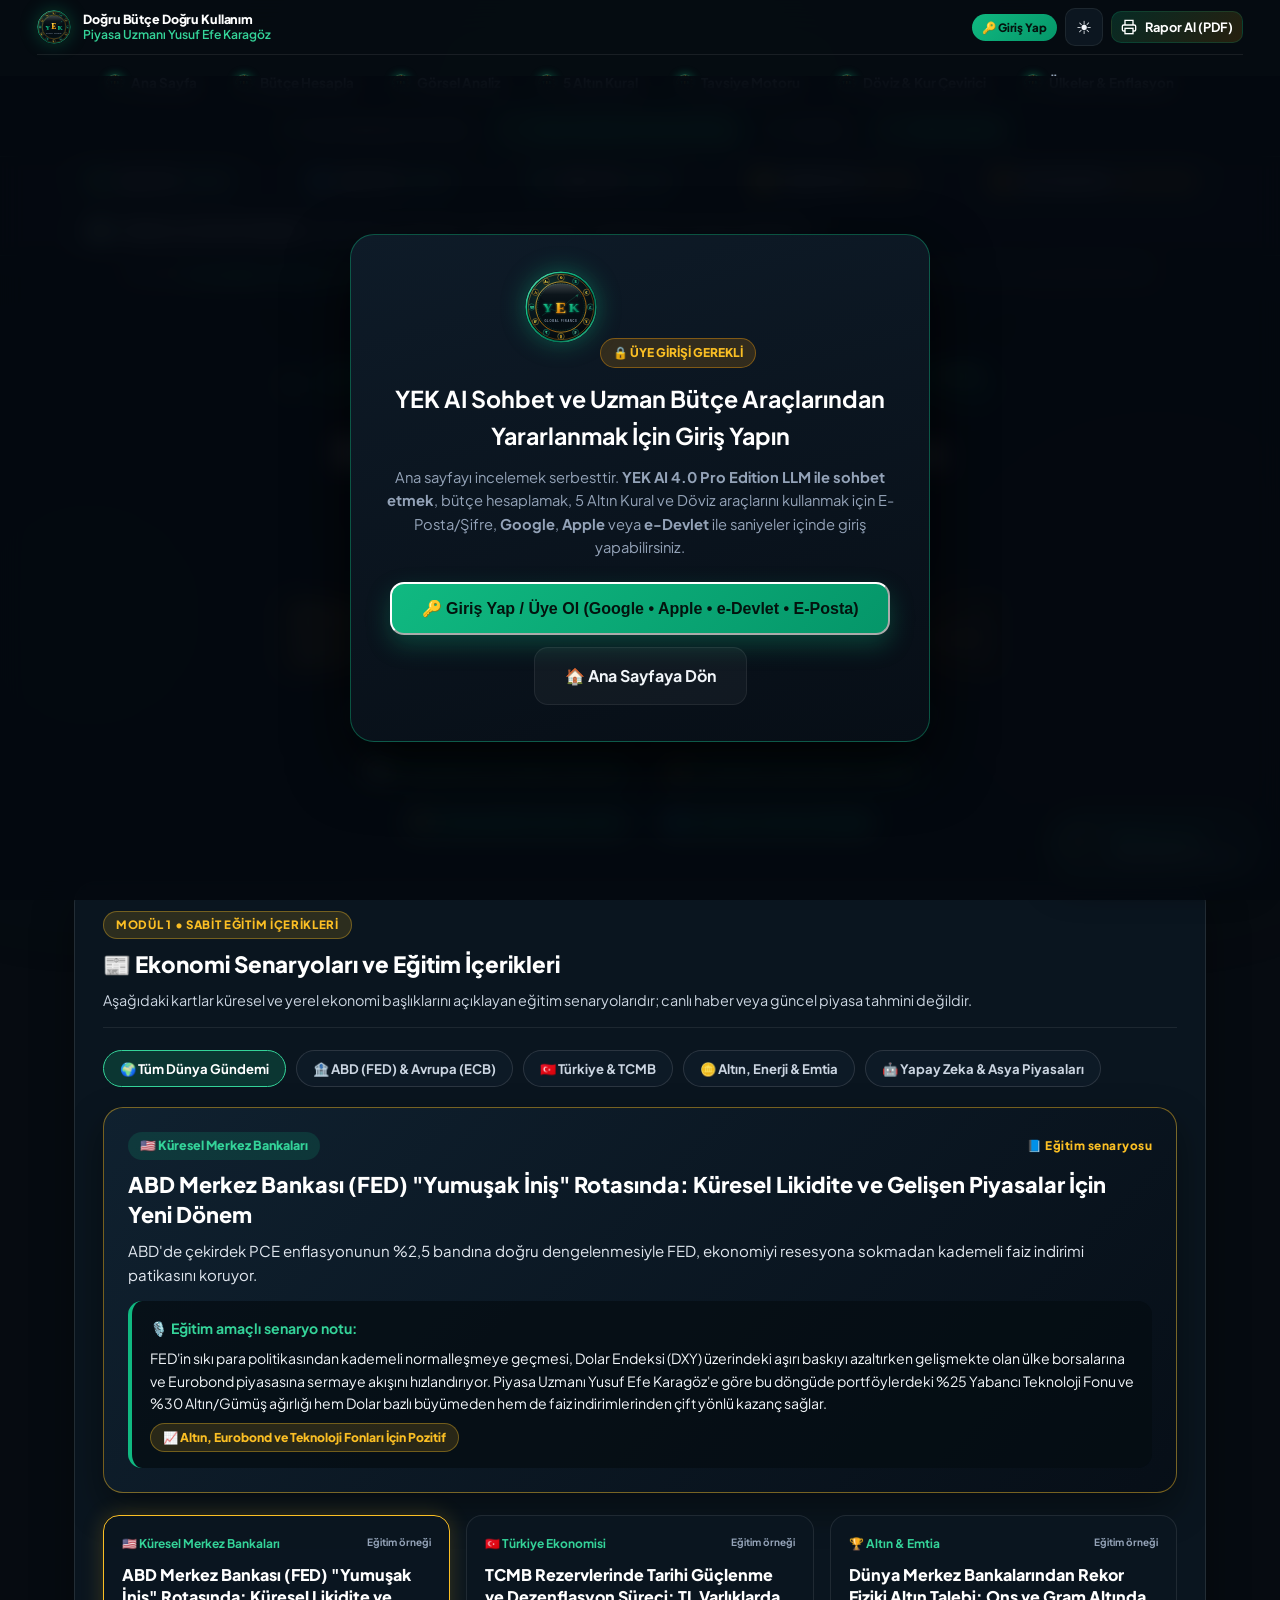
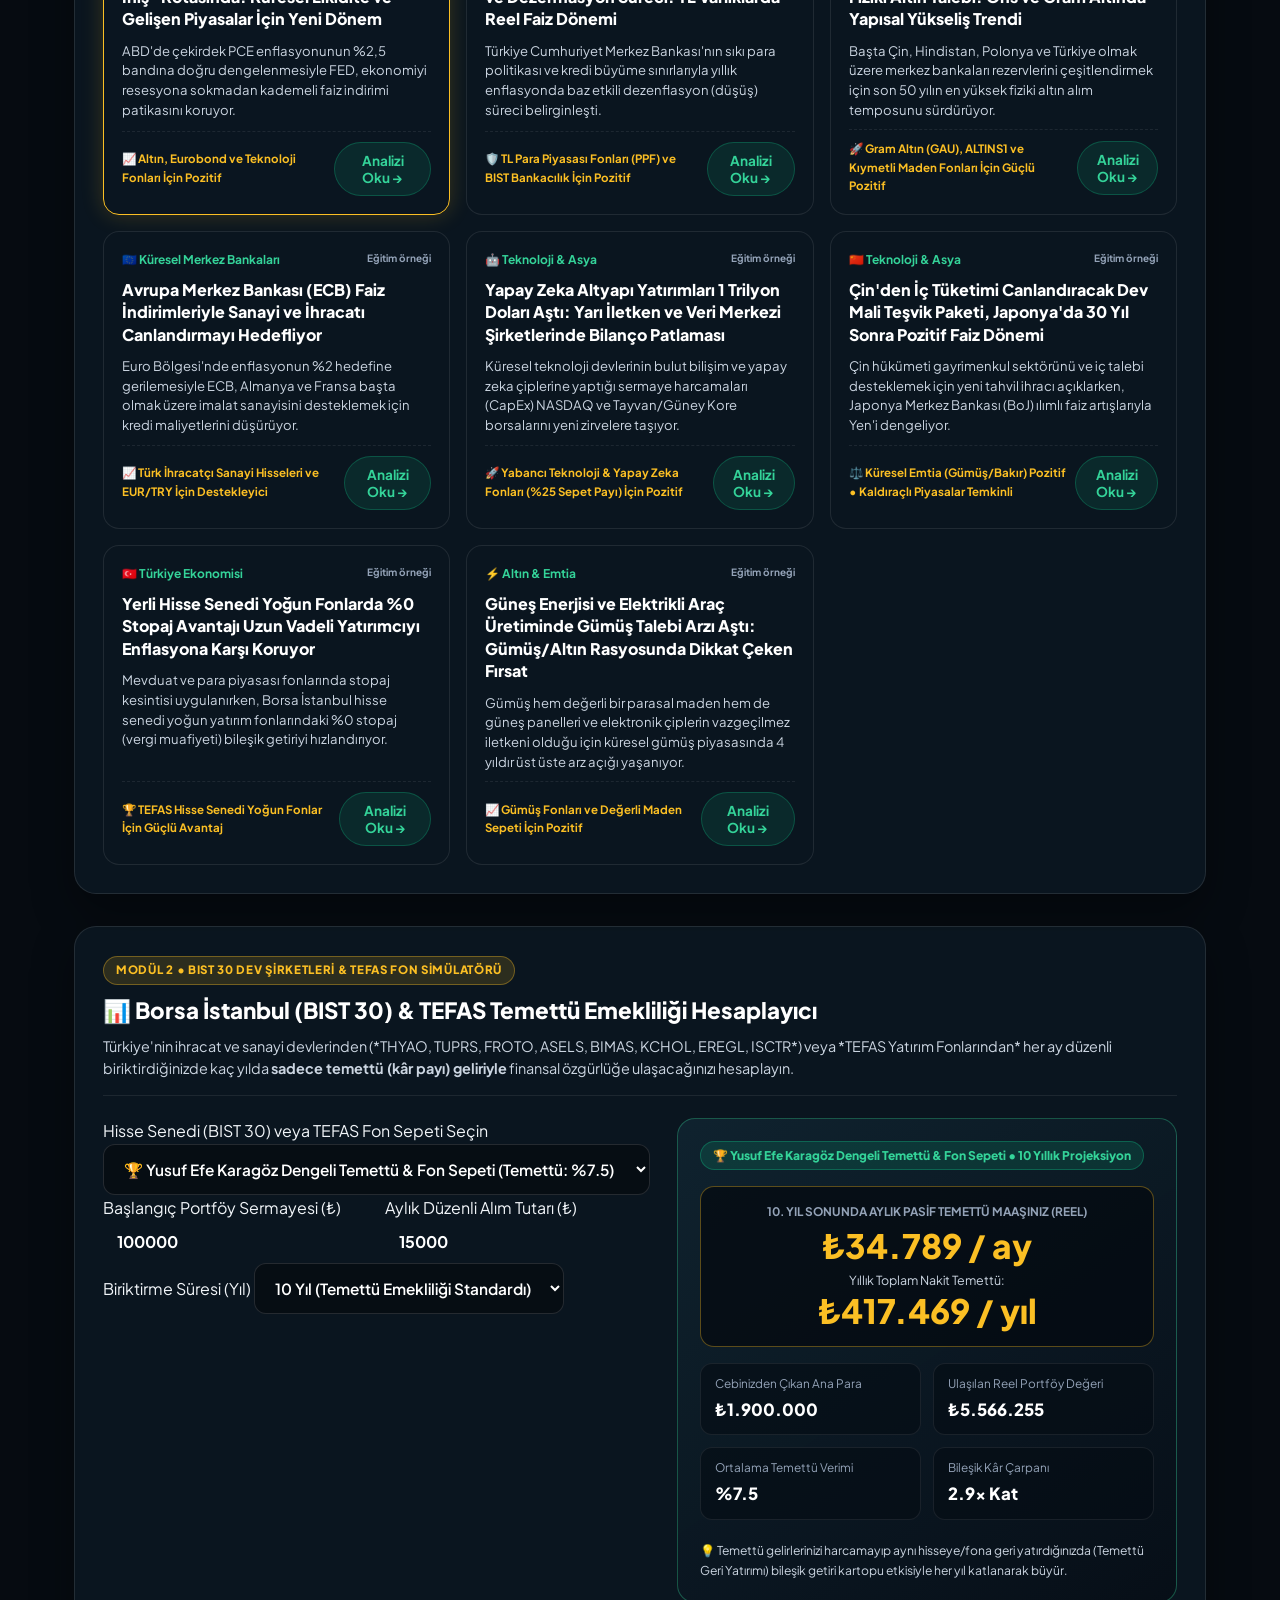
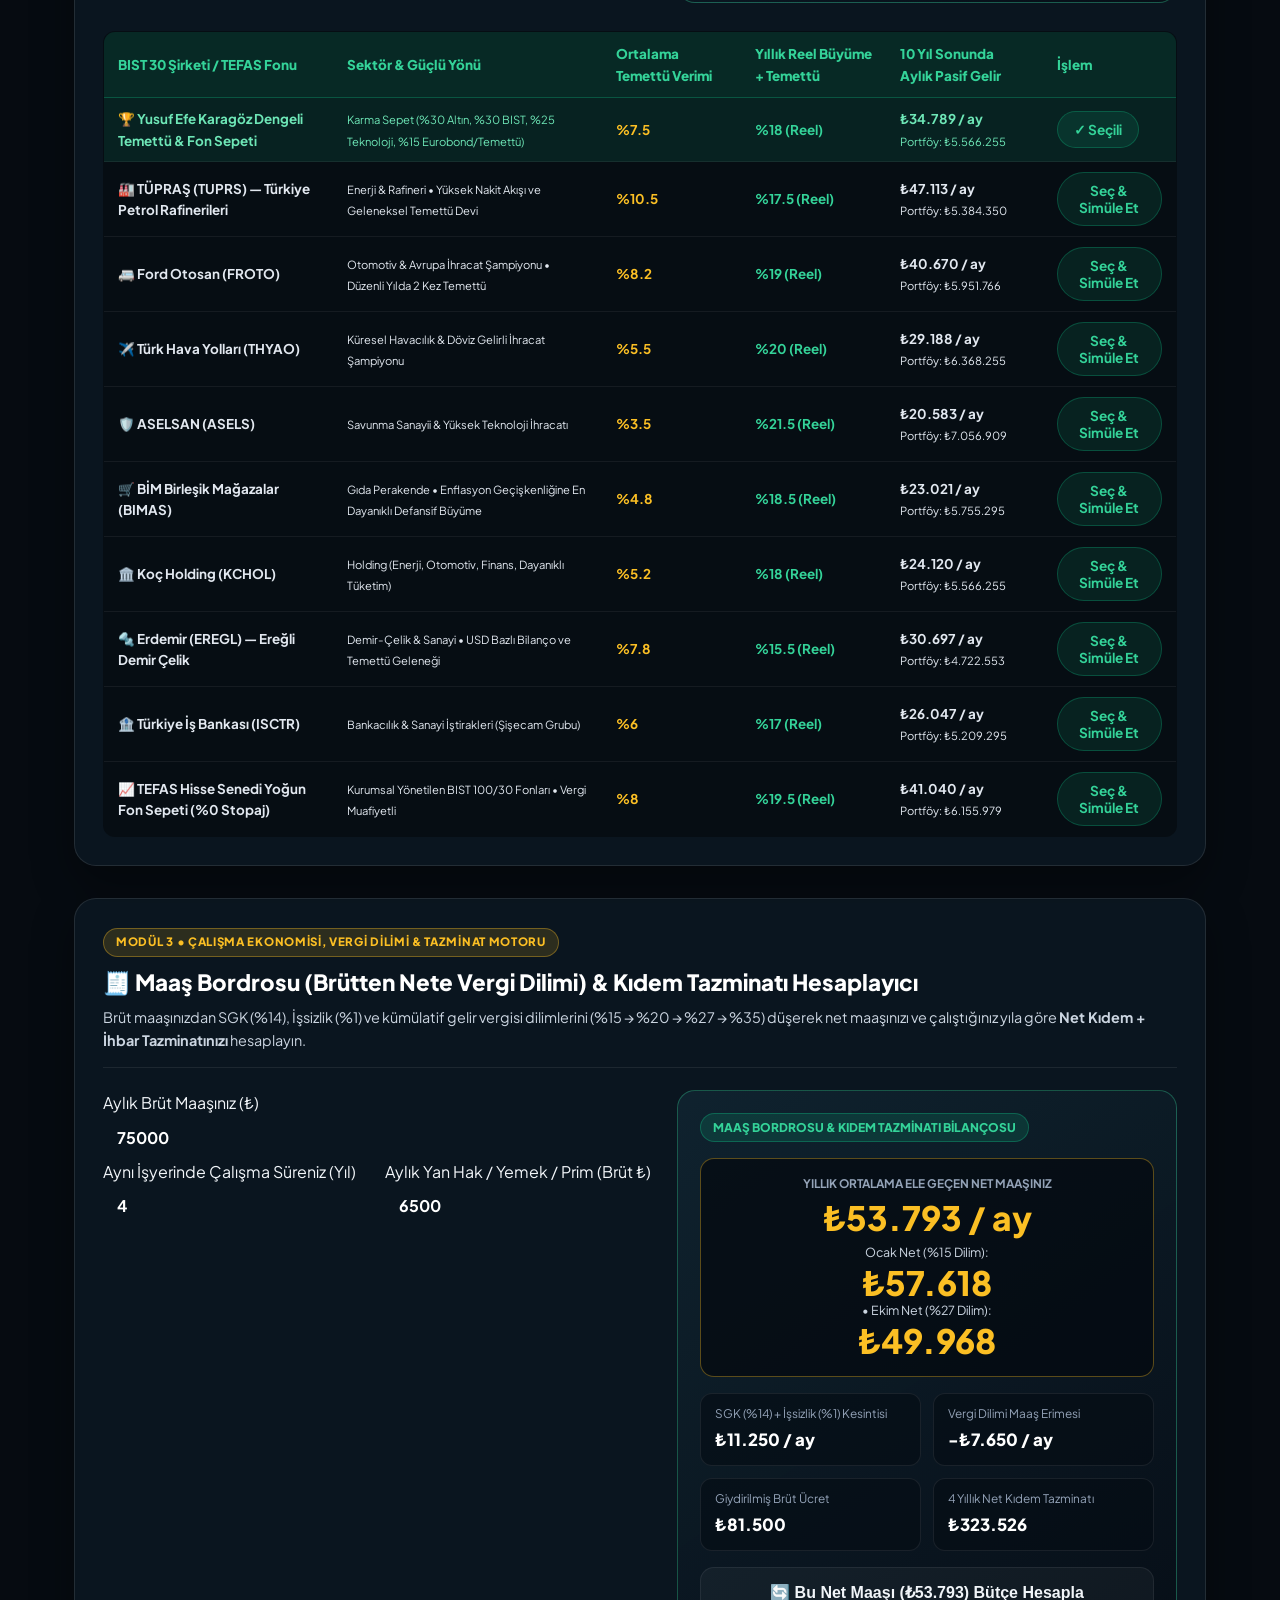
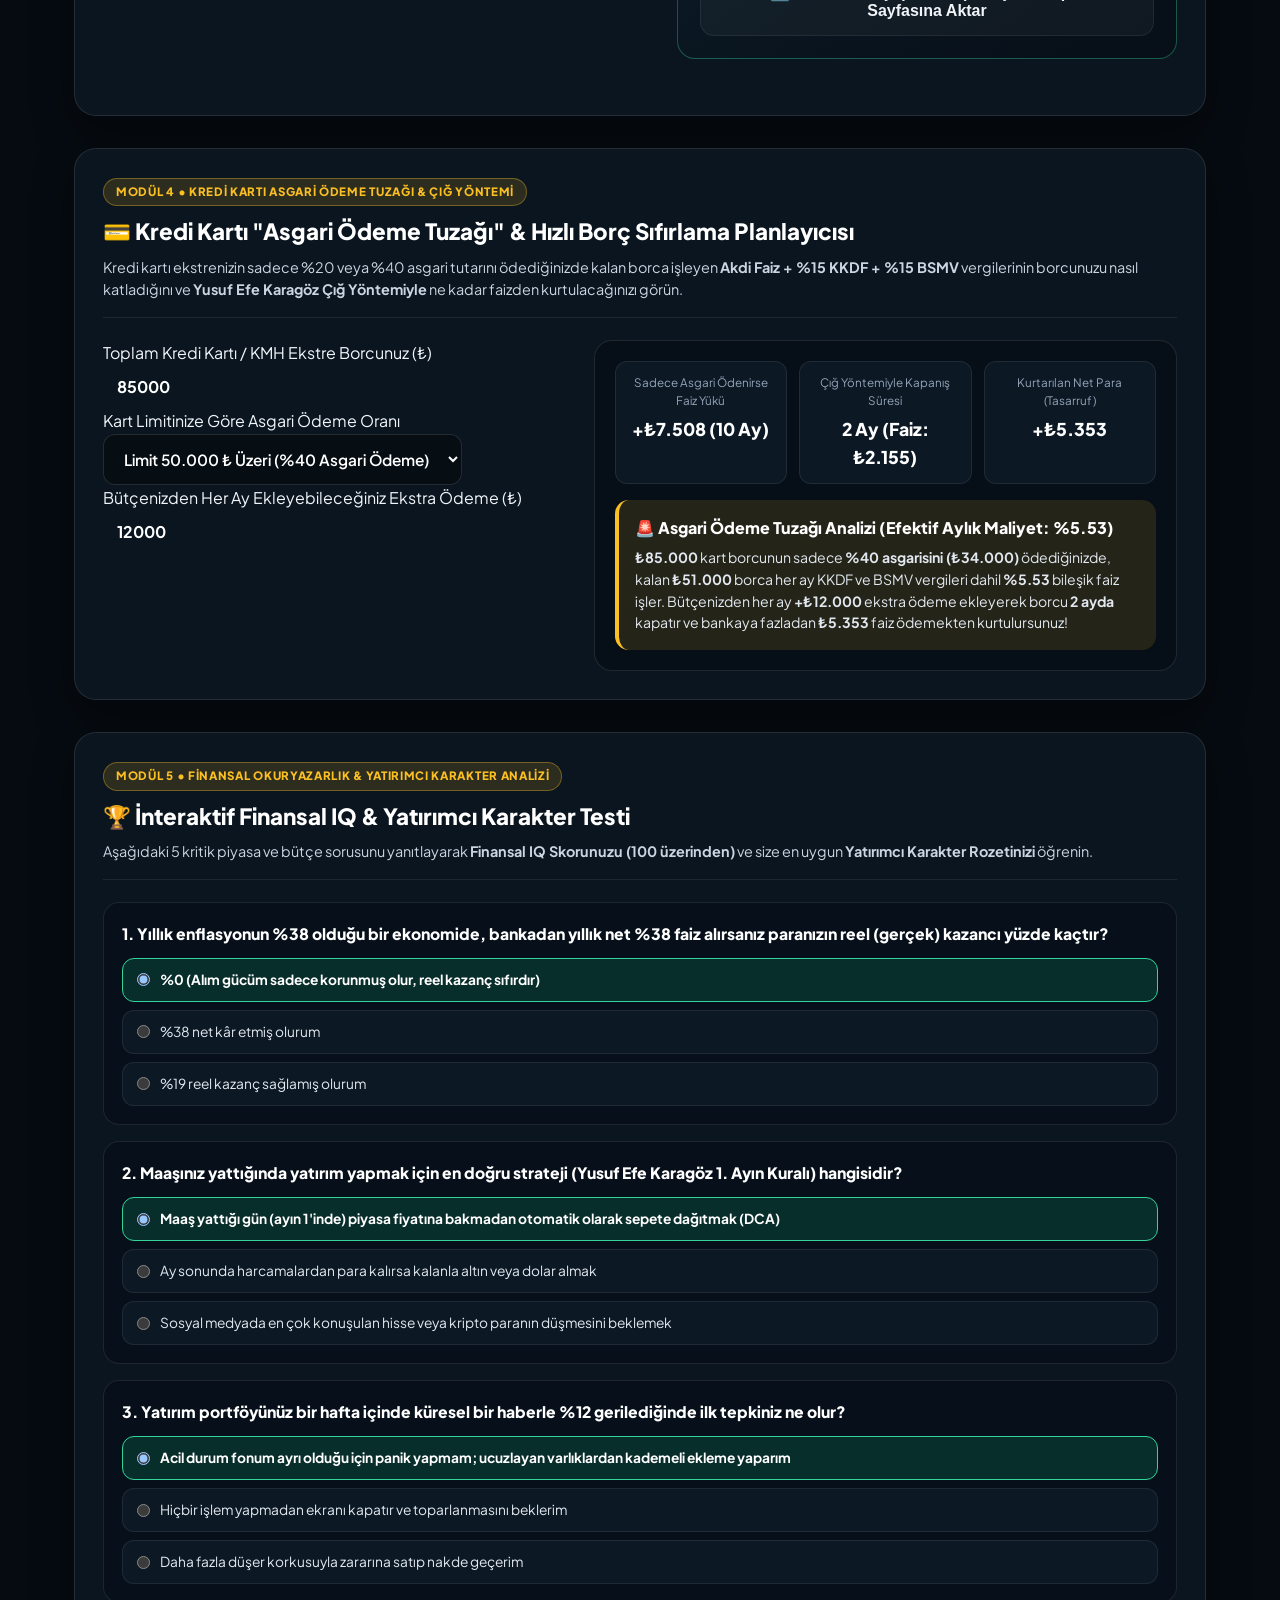
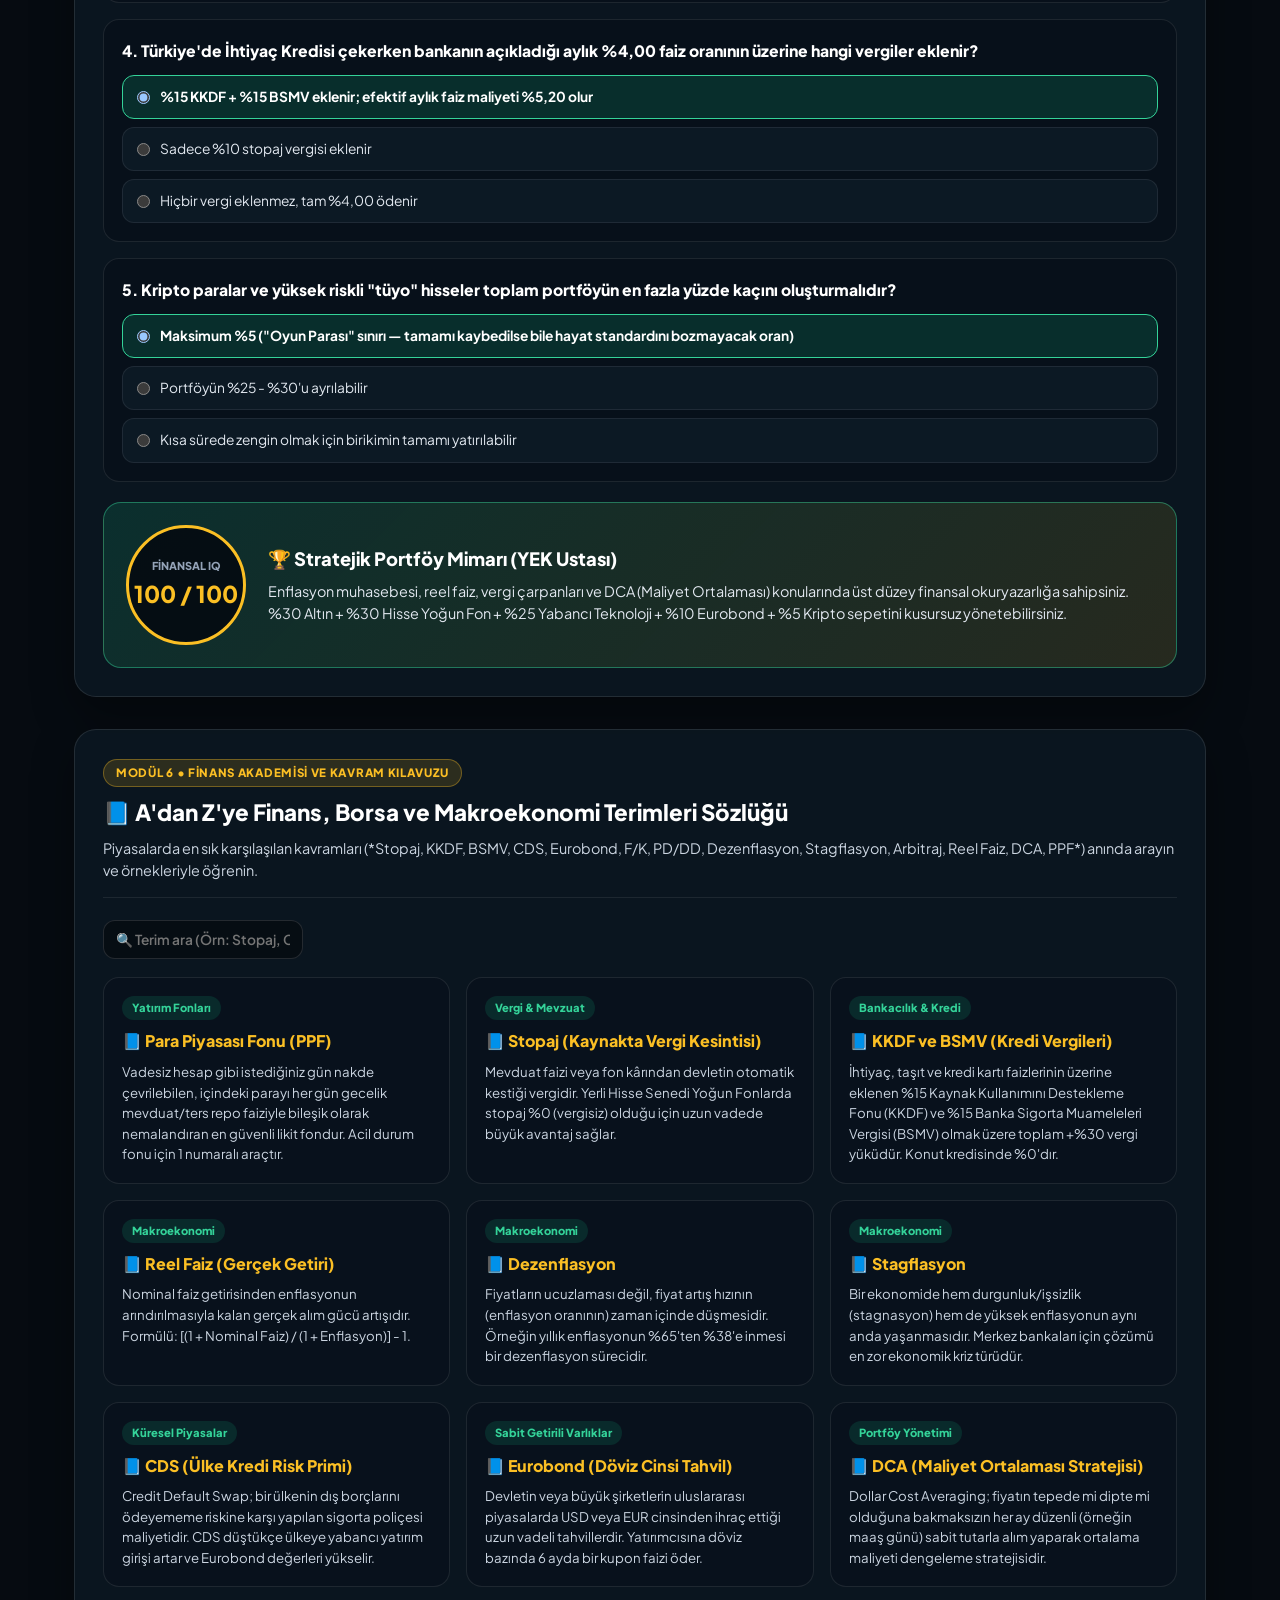
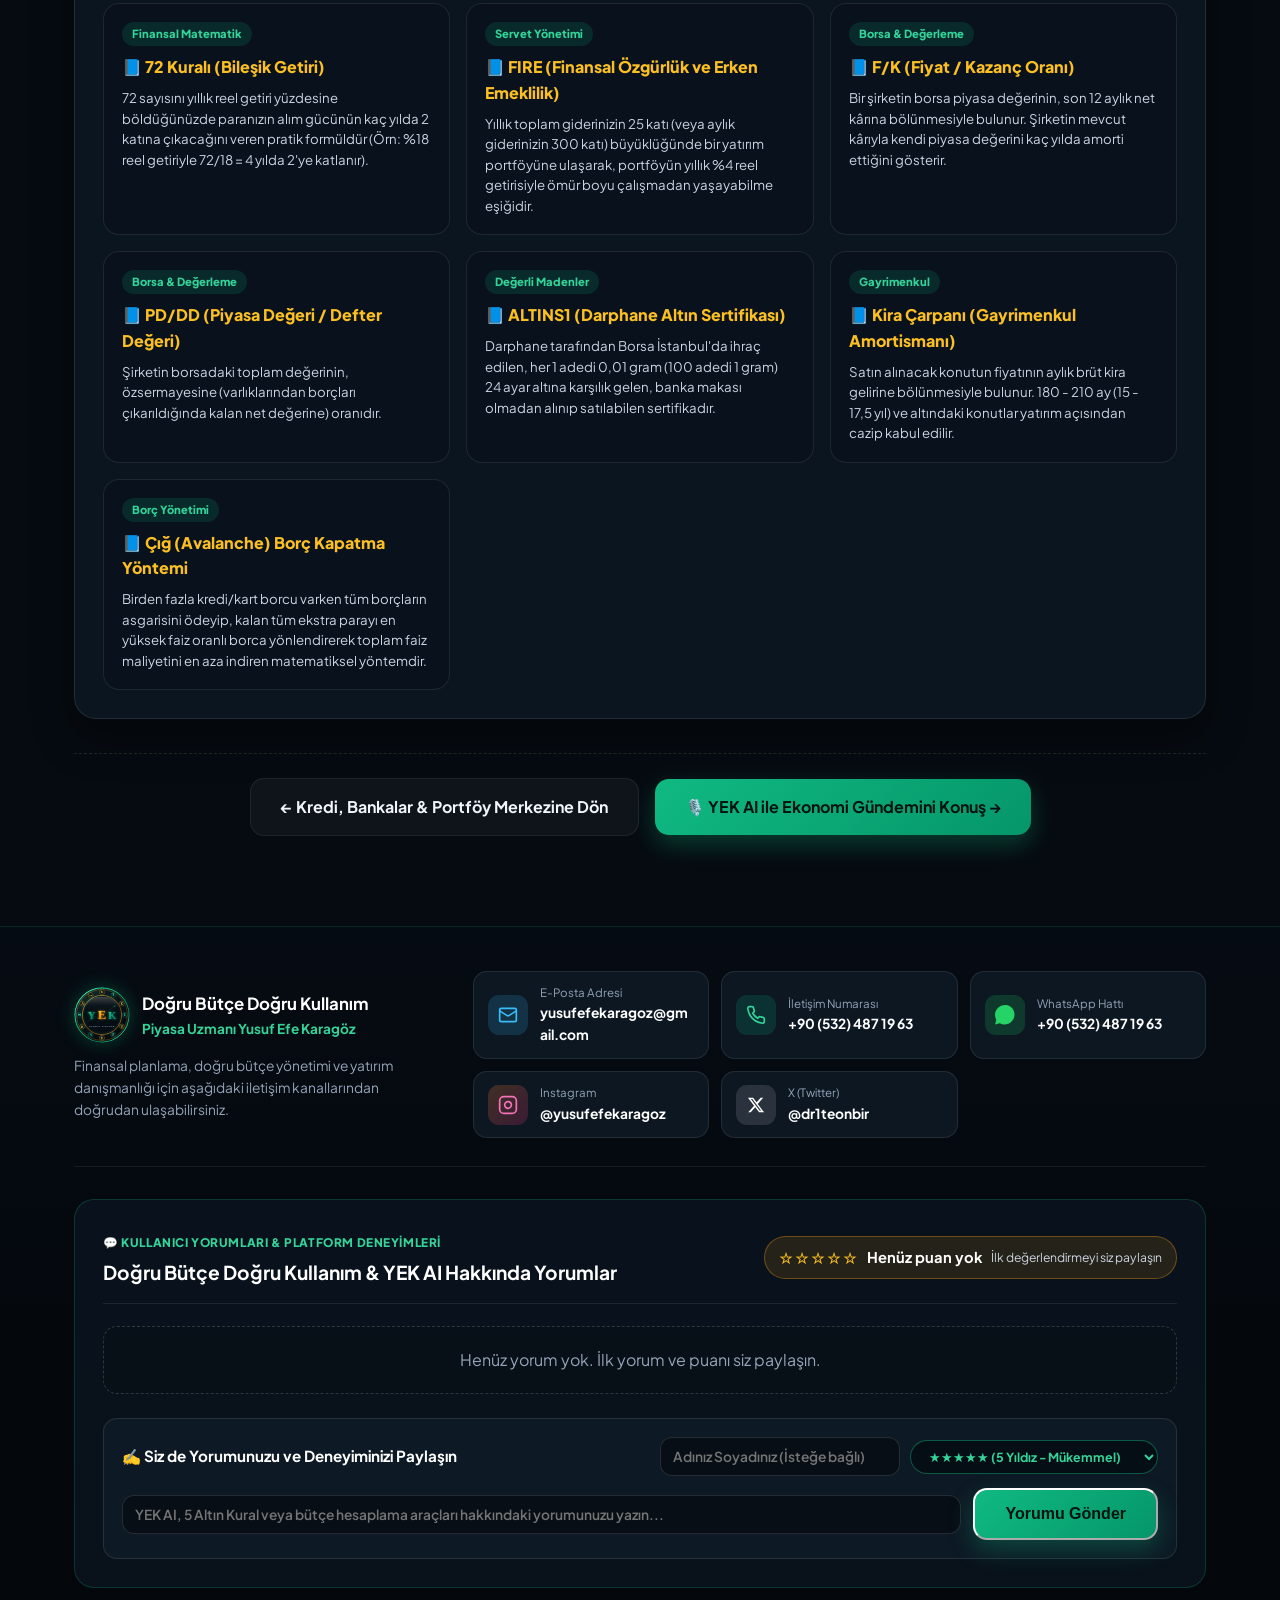
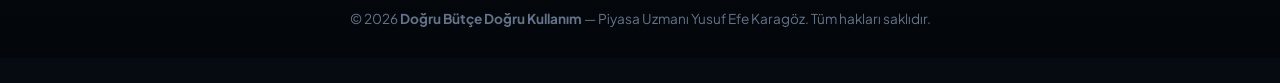
<file: ekonomi-haber-akademi.html>
<!DOCTYPE html>
<html lang="tr">
<head>
  <meta charset="UTF-8" />
  <meta name="viewport" content="width=device-width, initial-scale=1.0" />
  <title>Dünya Ekonomi Haberleri, Borsa & Maaş Merkezi | Doğru Bütçe Doğru Kullanım - Yusuf Efe Karagöz</title>
  <link rel="preconnect" href="https://fonts.googleapis.com">
  <link rel="preconnect" href="https://fonts.gstatic.com" crossorigin>
  <link href="https://fonts.googleapis.com/css2?family=Cinzel:wght@600;700;800&family=Plus+Jakarta+Sans:wght@400;500;600;700;800&display=swap" rel="stylesheet">
  <link id="dynamicFavicon" rel="icon" type="image/svg+xml" href="logo.svg?v=6" />
  <link rel="shortcut icon" href="logo.svg?v=6" />
  <script>
  try {
    document.documentElement.dataset.theme = localStorage.getItem('yek_theme_preference') === 'light' ? 'light' : 'dark';
  } catch (error) {
    document.documentElement.dataset.theme = 'dark';
  }
</script>
  <link rel="stylesheet" href="style.css?v=11" />
</head>
<body>
  <div class="ambient-glow glow-1"></div>
  <div class="ambient-glow glow-2"></div>
  <div class="ambient-glow glow-3"></div>

  <!-- ÜST MENÜ -->
  <header class="navbar">
    <div class="container nav-container">
      <a href="index.html" class="brand">
        <img src="logo.svg?v=6" alt="YEK Logo" class="nav-logo" />
        <div class="brand-text">
          <span class="brand-title">Doğru Bütçe Doğru Kullanım</span>
          <span class="brand-subtitle">Piyasa Uzmanı Yusuf Efe Karagöz</span>
        </div>
      </a>

      <nav class="nav-links">
        <a href="index.html" class="nav-tab">
          <img src="logo.svg?v=6" alt="" class="link-mini-logo" />
          Ana Sayfa
        </a>
        <a href="butce-hesapla.html" class="nav-tab">
          <img src="logo.svg?v=6" alt="" class="link-mini-logo" />
          Bütçe Hesapla
        </a>
        <a href="gorsel-analiz.html" class="nav-tab">
          <img src="logo.svg?v=6" alt="" class="link-mini-logo" />
          Görsel Analiz
        </a>
        <a href="altin-kurallar.html" class="nav-tab">
          <img src="logo.svg?v=6" alt="" class="link-mini-logo" />
          5 Altın Kural
        </a>
        <a href="tavsiye-motoru.html" class="nav-tab">
          <img src="logo.svg?v=6" alt="" class="link-mini-logo" />
          Tavsiye Motoru
        </a>
        <a href="doviz-cevirici.html" class="nav-tab">
          <img src="logo.svg?v=6" alt="" class="link-mini-logo" />
          Döviz & Kur Çevirici
        </a>
        <a href="ulkeler-enflasyon.html" class="nav-tab">
          <img src="logo.svg?v=6" alt="" class="link-mini-logo" />
          Ülkeler & Enflasyon
        </a>
        <a href="kredi-portfoy.html" class="nav-tab">
          <img src="logo.svg?v=6" alt="" class="link-mini-logo" />
          Kredi, Bankalar & Portföy
        </a>
        <a href="ekonomi-haber-akademi.html" class="nav-tab active">
          <img src="logo.svg?v=6" alt="" class="link-mini-logo" />
          Dünya Haberleri, Borsa & Maaş
        </a>
        <a href="yek-ai.html" class="nav-tab nav-ai-link">
          <img src="logo.svg?v=6" alt="" class="link-mini-logo" />
          YEK AI Sohbet
        </a>
      </nav>

      <div class="nav-right-group">
        <button type="button" id="printReportBtn" class="btn-nav-action" title="Sayfayı Yazdır / PDF Kaydet">
          <svg width="16" height="16" viewBox="0 0 24 24" fill="none" stroke="currentColor" stroke-width="2">
            <polyline points="6 9 6 2 18 2 18 9"></polyline>
            <path d="M6 18H4a2 2 0 0 1-2-2v-5a2 2 0 0 1 2-2h16a2 2 0 0 1 2 2v5a2 2 0 0 1-2 2h-2"></path>
            <rect x="6" y="14" width="12" height="8"></rect>
          </svg>
          <span>Rapor Al (PDF)</span>
        </button>
      </div>
    </div>
  </header>

  <!-- Canlı Piyasa Şeridi -->
  <div class="market-ticker-bar">
    <div class="container ticker-container">
      <a href="doviz-cevirici.html" class="ticker-item" style="text-decoration:none;">
        <span class="coin-icon coin-usd">$</span>
        <span class="ticker-name">USD / TRY</span>
        <span id="tickerUSD" class="ticker-val up">₺49,84</span>
      </a>
      <a href="doviz-cevirici.html" class="ticker-item" style="text-decoration:none;">
        <span class="coin-icon coin-eur">€</span>
        <span class="ticker-name">EUR / TRY</span>
        <span id="tickerEUR" class="ticker-val up">₺55,50</span>
      </a>
      <a href="doviz-cevirici.html" class="ticker-item" style="text-decoration:none;">
        <span class="coin-icon coin-tl">£</span>
        <span class="ticker-name">GBP / TRY</span>
        <span id="tickerGBP" class="ticker-val up">₺66,53</span>
      </a>
      <a href="doviz-cevirici.html" class="ticker-item" style="text-decoration:none;">
        <span class="coin-icon coin-gold">Au</span>
        <span class="ticker-name">GRAM ALTIN</span>
        <span id="tickerGAU" class="ticker-val gold">₺6.500</span>
      </a>
      <a href="doviz-cevirici.html" class="ticker-item" style="text-decoration:none;">
        <span class="coin-icon coin-btc">₿</span>
        <span class="ticker-name">BITCOIN (TRY)</span>
        <span id="tickerBTC" class="ticker-val gold">₺4.010.000</span>
      </a>
      <a href="ekonomi-haber-akademi.html" class="ticker-item ticker-rule-highlight" style="text-decoration:none;">
        <span class="coin-icon coin-tl">📰</span>
        <span class="ticker-name">KÜRESEL EKONOMİ GÜNDEMİ:</span>
        <span class="ticker-val">Dünya Ekonomi Haberleri • BIST 30 Temettü • Maaş Bordrosu & Finans Akademisi</span>
      </a>
    </div>
  </div>

  <!-- ANA İÇERİK -->
  <main class="spa-pages-container">
    <section class="advisor-section">
      <div class="container">
        <div class="section-header">
          <div class="section-badge-wrap">
            <img src="logo.svg?v=6" alt="YEK" class="section-mini-logo" />
            <span class="step-tag">DÜNYA EKONOMİ HABERLERİ • BIST 30 TEMETTÜ • MAAŞ BORDROSU • KREDİ KARTI & FİNANS AKADEMİSİ</span>
          </div>
          <h2>Ekonomi İçerikleri, Maaş & Finans Akademisi</h2>
          <p>Finansal okuryazarlık içeriklerini ve bütçe araçlarını inceleyin.</p>
          <div class="data-provenance data-provenance-warning" role="note">
            <strong>İçerik durumu:</strong> Ekonomi kartları siteye gömülü sabit eğitim örnekleridir; canlı haber akışı değildir. Bu içerikler için kaynak ve güncelleme tarihi kaydı bulunmuyor. Güncel gelişmeler için ilgili kurumların yayınlarını kontrol edin.
          </div>

          <!-- HIZLI MODÜL GEÇİŞ ÇUBUĞU -->
          <div class="quick-actions" style="margin-top: 16px;">
            <a href="#bolum-dunya-haberler" class="btn-chip">📰 1. Dünya & Türkiye Ekonomi Haberleri</a>
            <a href="#bolum-temettu-bist" class="btn-chip">📊 2. BIST 30 & TEFAS Temettü Emekliliği</a>
            <a href="#bolum-maas-kidem" class="btn-chip">🧾 3. Maaş Bordrosu & Kıdem Tazminatı</a>
            <a href="#bolum-kart-asgari" class="btn-chip">💳 4. Kredi Kartı Asgari Ödeme Tuzağı</a>
            <a href="#bolum-finans-iq" class="btn-chip">🏆 5. Finansal IQ & Yatırımcı Testi</a>
            <a href="#bolum-finans-sozlugu" class="btn-chip">📘 6. A'dan Z'ye Finans Sözlüğü</a>
          </div>
        </div>

        <!-- ==================================================================
             BÖLÜM 1: DÜNYADAN VE TÜRKİYE'DEN CANLI EKONOMİ HABERLERİ & ANALİZ
             ================================================================== -->
        <div id="bolum-dunya-haberler" class="super-module-card">
          <div class="super-module-header">
            <div>
              <span class="super-module-badge">MODÜL 1 • SABİT EĞİTİM İÇERİKLERİ</span>
              <h3>📰 Ekonomi Senaryoları ve Eğitim İçerikleri</h3>
              <p>Aşağıdaki kartlar küresel ve yerel ekonomi başlıklarını açıklayan eğitim senaryolarıdır; canlı haber veya güncel piyasa tahmini değildir.</p>
            </div>
          </div>

          <div class="news-filter-tabs">
            <button type="button" class="news-cat-btn active" data-cat="all">🌍 Tüm Dünya Gündemi</button>
            <button type="button" class="news-cat-btn" data-cat="Küresel Merkez Bankaları">🏦 ABD (FED) & Avrupa (ECB)</button>
            <button type="button" class="news-cat-btn" data-cat="Türkiye Ekonomisi">🇹🇷 Türkiye & TCMB</button>
            <button type="button" class="news-cat-btn" data-cat="Altın & Emtia">🪙 Altın, Enerji & Emtia</button>
            <button type="button" class="news-cat-btn" data-cat="Teknoloji & Asya">🤖 Yapay Zeka & Asya Piyasaları</button>
          </div>

          <!-- Seçili Haber Detay Okuma Kutusu -->
          <div id="newsSpotlightBox" class="news-spotlight-box"></div>

          <!-- Haber Kartları Izgarası -->
          <div id="worldEconomyNewsGrid" class="world-news-grid"></div>
        </div>

        <!-- ==================================================================
             BÖLÜM 2: BORSA İSTANBUL (BIST 30) & TEFAS TEMETTÜ EMEKLİLİĞİ SİMÜLATÖRÜ
             ================================================================== -->
        <div id="bolum-temettu-bist" class="super-module-card">
          <div class="super-module-header">
            <div>
              <span class="super-module-badge">MODÜL 2 • BIST 30 DEV ŞİRKETLERİ & TEFAS FON SİMÜLATÖRÜ</span>
              <h3>📊 Borsa İstanbul (BIST 30) & TEFAS Temettü Emekliliği Hesaplayıcı</h3>
              <p>Türkiye'nin ihracat ve sanayi devlerinden (*THYAO, TUPRS, FROTO, ASELS, BIMAS, KCHOL, EREGL, ISCTR*) veya *TEFAS Yatırım Fonlarından* her ay düzenli biriktirdiğinizde kaç yılda <strong>sadece temettü (kâr payı) geliriyle</strong> finansal özgürlüğe ulaşacağınızı hesaplayın.</p>
            </div>
          </div>

          <div class="loan-calc-grid">
            <div class="loan-form-col">
              <div class="form-group">
                <label for="divStockSelect">Hisse Senedi (BIST 30) veya TEFAS Fon Sepeti Seçin</label>
                <select id="divStockSelect" class="goal-select"></select>
              </div>
              <div class="loan-inputs-two-col">
                <div class="form-group">
                  <label for="divInitialInput">Başlangıç Portföy Sermayesi (₺)</label>
                  <input type="number" id="divInitialInput" class="budget-input" value="100000" min="0" step="10000" style="padding-left:14px;" />
                </div>
                <div class="form-group">
                  <label for="divMonthlyInput">Aylık Düzenli Alım Tutarı (₺)</label>
                  <input type="number" id="divMonthlyInput" class="budget-input" value="15000" min="1000" step="1000" style="padding-left:14px;" />
                </div>
              </div>
              <div class="form-group">
                <label for="divYearsInput">Biriktirme Süresi (Yıl)</label>
                <select id="divYearsInput" class="goal-select">
                  <option value="3">3 Yıl Düzenli Birikim</option>
                  <option value="5">5 Yıl Düzenli Birikim</option>
                  <option value="10" selected>10 Yıl (Temettü Emekliliği Standardı)</option>
                  <option value="15">15 Yıl Uzun Vadeli Servet</option>
                  <option value="20">20 Yıl Kuşaklararası Servet</option>
                </select>
              </div>
            </div>

            <div id="dividendResultBox" class="loan-result-col"></div>
          </div>

          <div class="table-responsive-wrap">
            <table class="report-table">
              <thead>
                <tr>
                  <th>BIST 30 Şirketi / TEFAS Fonu</th>
                  <th>Sektör & Güçlü Yönü</th>
                  <th>Ortalama Temettü Verimi</th>
                  <th>Yıllık Reel Büyüme + Temettü</th>
                  <th>10 Yıl Sonunda Aylık Pasif Gelir</th>
                  <th>İşlem</th>
                </tr>
              </thead>
              <tbody id="bistStocksTableBody"></tbody>
            </table>
          </div>
        </div>

        <!-- ==================================================================
             BÖLÜM 3: MAAŞ BORDROSU (BRÜTTEN NETE 12 AY) & KIDEM TAZMİNATI HESAPLAYICI
             ================================================================== -->
        <div id="bolum-maas-kidem" class="super-module-card">
          <div class="super-module-header">
            <div>
              <span class="super-module-badge">MODÜL 3 • ÇALIŞMA EKONOMİSİ, VERGİ DİLİMİ & TAZMİNAT MOTORU</span>
              <h3>🧾 Maaş Bordrosu (Brütten Nete Vergi Dilimi) & Kıdem Tazminatı Hesaplayıcı</h3>
              <p>Brüt maaşınızdan SGK (%14), İşsizlik (%1) ve kümülatif gelir vergisi dilimlerini (%15 → %20 → %27 → %35) düşerek net maaşınızı ve çalıştığınız yıla göre <strong>Net Kıdem + İhbar Tazminatınızı</strong> hesaplayın.</p>
            </div>
          </div>

          <div class="loan-calc-grid">
            <div class="loan-form-col">
              <div class="form-group">
                <label for="payrollGrossInput">Aylık Brüt Maaşınız (₺)</label>
                <input type="number" id="payrollGrossInput" class="budget-input" value="75000" min="25000" step="2500" style="padding-left:14px;" />
              </div>
              <div class="loan-inputs-two-col">
                <div class="form-group">
                  <label for="severanceYearsInput">Aynı İşyerinde Çalışma Süreniz (Yıl)</label>
                  <input type="number" id="severanceYearsInput" class="budget-input" value="4" min="1" max="40" step="1" style="padding-left:14px;" />
                </div>
                <div class="form-group">
                  <label for="severanceBonusInput">Aylık Yan Hak / Yemek / Prim (Brüt ₺)</label>
                  <input type="number" id="severanceBonusInput" class="budget-input" value="6500" min="0" step="500" style="padding-left:14px;" />
                </div>
              </div>
            </div>

            <div id="payrollSeveranceResultBox" class="loan-result-col"></div>
          </div>
        </div>

        <!-- ==================================================================
             BÖLÜM 4: KREDİ KARTI "ASGARİ ÖDEME TUZAĞI" VE BORÇ KAPATMA SİMÜLATÖRÜ
             ================================================================== -->
        <div id="bolum-kart-asgari" class="super-module-card">
          <div class="super-module-header">
            <div>
              <span class="super-module-badge">MODÜL 4 • KREDİ KARTI ASGARİ ÖDEME TUZAĞI & ÇIĞ YÖNTEMİ</span>
              <h3>💳 Kredi Kartı "Asgari Ödeme Tuzağı" & Hızlı Borç Sıfırlama Planlayıcısı</h3>
              <p>Kredi kartı ekstrenizin sadece %20 veya %40 asgari tutarını ödediğinizde kalan borca işleyen <strong>Akdi Faiz + %15 KKDF + %15 BSMV</strong> vergilerinin borcunuzu nasıl katladığını ve <strong>Yusuf Efe Karagöz Çığ Yöntemiyle</strong> ne kadar faizden kurtulacağınızı görün.</p>
            </div>
          </div>

          <div class="house-vs-invest-grid">
            <div class="house-inputs-col">
              <div class="form-group">
                <label for="ccDebtInput">Toplam Kredi Kartı / KMH Ekstre Borcunuz (₺)</label>
                <input type="number" id="ccDebtInput" class="budget-input" value="85000" min="5000" step="5000" style="padding-left:14px;" />
              </div>
              <div class="form-group">
                <label for="ccMinRateSelect">Kart Limitinize Göre Asgari Ödeme Oranı</label>
                <select id="ccMinRateSelect" class="goal-select">
                  <option value="0.20">Limit 50.000 ₺ Altı (%20 Asgari Ödeme)</option>
                  <option value="0.40" selected>Limit 50.000 ₺ Üzeri (%40 Asgari Ödeme)</option>
                </select>
              </div>
              <div class="form-group">
                <label for="ccExtraPaymentInput">Bütçenizden Her Ay Ekleyebileceğiniz Ekstra Ödeme (₺)</label>
                <input type="number" id="ccExtraPaymentInput" class="budget-input" value="12000" min="1000" step="1000" style="padding-left:14px;" />
              </div>
            </div>

            <div id="ccTrapResultBox" class="house-result-col"></div>
          </div>
        </div>

        <!-- ==================================================================
             BÖLÜM 5: FİNANSAL IQ & YATIRIMCI KARAKTER TESTİ (OYUNLAŞTIRILMIŞ)
             ================================================================== -->
        <div id="bolum-finans-iq" class="super-module-card">
          <div class="super-module-header">
            <div>
              <span class="super-module-badge">MODÜL 5 • FİNANSAL OKURYAZARLIK & YATIRIMCI KARAKTER ANALİZİ</span>
              <h3>🏆 İnteraktif Finansal IQ & Yatırımcı Karakter Testi</h3>
              <p>Aşağıdaki 5 kritik piyasa ve bütçe sorusunu yanıtlayarak <strong>Finansal IQ Skorunuzu (100 üzerinden)</strong> ve size en uygun <strong>Yatırımcı Karakter Rozetinizi</strong> öğrenin.</p>
            </div>
          </div>

          <div id="financialIqQuizContainer" class="fin-iq-quiz-wrap"></div>
          <div id="financialIqResultBox" class="fin-iq-result-box"></div>
        </div>

        <!-- ==================================================================
             BÖLÜM 6: A'DAN Z'YE FİNANS VE EKONOMİ TERİMLERİ SÖZLÜĞÜ
             ================================================================== -->
        <div id="bolum-finans-sozlugu" class="super-module-card">
          <div class="super-module-header">
            <div>
              <span class="super-module-badge">MODÜL 6 • FİNANS AKADEMİSİ VE KAVRAM KILAVUZU</span>
              <h3>📘 A'dan Z'ye Finans, Borsa ve Makroekonomi Terimleri Sözlüğü</h3>
              <p>Piyasalarda en sık karşılaşılan kavramları (*Stopaj, KKDF, BSMV, CDS, Eurobond, F/K, PD/DD, Dezenflasyon, Stagflasyon, Arbitraj, Reel Faiz, DCA, PPF*) anında arayın ve örnekleriyle öğrenin.</p>
            </div>
          </div>

          <div class="form-group" style="margin-bottom: 18px;">
            <input
              type="text"
              id="glossarySearchInput"
              class="text-input"
              placeholder="🔍 Terim ara (Örn: Stopaj, CDS, Eurobond, KKDF, F/K, Dezenflasyon, Para Piyasası Fonu, Arbitraj...)"
            />
          </div>

          <div id="glossaryTermsGrid" class="glossary-terms-grid"></div>
        </div>

        <div class="page-nav-footer">
          <a href="kredi-portfoy.html" class="btn btn-secondary">
            ← Kredi, Bankalar & Portföy Merkezine Dön
          </a>
          <a href="yek-ai.html" class="btn btn-primary">
            <span>🎙️ YEK AI ile Ekonomi Gündemini Konuş →</span>
          </a>
        </div>
      </div>
    </section>
  </main>

  <!-- EN ALTTA İLETİŞİM VE SOSYAL MEDYA BİLGİLERİ -->
  <footer class="footer">
    <div class="container">
      <div class="contact-footer-grid">
        <div class="contact-brand-col">
          <div class="footer-brand">
            <img src="logo.svg?v=6" alt="YEK" class="footer-logo-large" />
            <div>
              <strong class="footer-title-text">Doğru Bütçe Doğru Kullanım</strong>
              <span class="footer-sub-text">Piyasa Uzmanı Yusuf Efe Karagöz</span>
            </div>
          </div>
          <p class="footer-desc">
            Finansal planlama, doğru bütçe yönetimi ve yatırım danışmanlığı için aşağıdaki iletişim kanallarından doğrudan ulaşabilirsiniz.
          </p>
        </div>

        <div class="contact-links-grid">
          <a href="mailto:yusufefekaragoz@gmail.com" class="contact-pill-item">
            <span class="social-icon icon-email"><svg width="20" height="20" viewBox="0 0 24 24" fill="none" stroke="currentColor" stroke-width="2"><rect x="2" y="4" width="20" height="16" rx="2"></rect><path d="m22 7-8.97 5.7a1.94 1.94 0 0 1-2.06 0L2 7"></path></svg></span>
            <div class="contact-meta"><small>E-Posta Adresi</small><strong>yusufefekaragoz@gmail.com</strong></div>
          </a>
          <a href="tel:+905324871963" class="contact-pill-item">
            <span class="social-icon icon-phone"><svg width="20" height="20" viewBox="0 0 24 24" fill="none" stroke="currentColor" stroke-width="2"><path d="M22 16.92v3a2 2 0 0 1-2.18 2 19.79 19.79 0 0 1-8.63-3.07 19.5 19.5 0 0 1-6-6 19.79 19.79 0 0 1-3.07-8.67A2 2 0 0 1 4.11 2h3a2 2 0 0 1 2 1.72 12.84 12.84 0 0 0 .7 2.81 2 2 0 0 1-.45 2.11L8.09 9.91a16 16 0 0 0 6 6l1.27-1.27a2 2 0 0 1 2.11-.45 12.84 12.84 0 0 0 2.81.7A2 2 0 0 1 22 16.92z"></path></svg></span>
            <div class="contact-meta"><small>İletişim Numarası</small><strong>+90 (532) 487 19 63</strong></div>
          </a>
          <a href="https://wa.me/905324871963" target="_blank" rel="noopener noreferrer" class="contact-pill-item">
            <span class="social-icon icon-whatsapp"><svg width="20" height="20" viewBox="0 0 24 24" fill="currentColor"><path d="M12.031 6.172c-3.181 0-5.767 2.586-5.768 5.766-.001 1.298.38 2.27 1.019 3.287l-.582 2.128 2.182-.573c.978.58 1.911.928 3.145.929 3.178 0 5.767-2.587 5.768-5.766.001-3.187-2.575-5.77-5.764-5.771zm3.392 8.244c-.144.405-.837.774-1.17.824-.299.045-.677.063-1.092-.069-.252-.08-.575-.187-.988-.365-1.739-.751-2.874-2.502-2.961-2.617-.087-.116-.708-.94-.708-1.793s.448-1.273.607-1.446c.159-.173.346-.217.462-.217l.332.006c.106.005.249-.04.39.298.144.347.491 1.2.534 1.287.043.087.072.188.014.304-.058.116-.087.188-.173.289l-.26.304c-.087.086-.177.18-.076.354.101.174.449.741.964 1.201.662.591 1.221.774 1.394.86s.274.072.376-.043c.101-.116.433-.506.549-.68.116-.173.231-.145.39-.087s1.011.477 1.184.564.289.13.332.202c.045.072.045.419-.1.824zm-3.423-14.416c-6.627 0-12 5.373-12 12 0 2.126.556 4.124 1.533 5.862l-1.533 5.602 5.736-1.504c1.696.906 3.631 1.422 5.691 1.422 6.627 0 12-5.373 12-12s-5.373-12-12.427-11.382z"/></svg></span>
            <div class="contact-meta"><small>WhatsApp Hattı</small><strong>+90 (532) 487 19 63</strong></div>
          </a>
          <a href="https://instagram.com/yusufefekaragoz" target="_blank" rel="noopener noreferrer" class="contact-pill-item">
            <span class="social-icon icon-instagram"><svg width="20" height="20" viewBox="0 0 24 24" fill="none" stroke="currentColor" stroke-width="2"><rect x="2" y="2" width="20" height="20" rx="5" ry="5"></rect><path d="M16 11.37A4 4 0 1 1 12.63 8 4 4 0 0 1 16 11.37z"></path><line x1="17.5" y1="6.5" x2="17.51" y2="6.5"></line></svg></span>
            <div class="contact-meta"><small>Instagram</small><strong>@yusufefekaragoz</strong></div>
          </a>
          <a href="https://x.com/dr1teonbir" target="_blank" rel="noopener noreferrer" class="contact-pill-item">
            <span class="social-icon icon-x"><svg width="18" height="18" viewBox="0 0 24 24" fill="currentColor"><path d="M18.244 2.25h3.308l-7.227 8.26 8.502 11.24H16.17l-5.214-6.817L4.99 21.75H1.68l7.73-8.835L1.254 2.25H8.08l4.713 6.231zm-1.161 17.52h1.833L7.084 4.126H5.117z"/></svg></span>
            <div class="contact-meta"><small>X (Twitter)</small><strong>@dr1teonbir</strong></div>
          </a>
        </div>
      </div>
      <div class="footer-bottom-bar">
        <p class="footer-copy">© 2026 <strong>Doğru Bütçe Doğru Kullanım</strong> — Piyasa Uzmanı Yusuf Efe Karagöz. Tüm hakları saklıdır.</p>
      </div>
    </div>
  </footer>

  <a href="yek-ai.html" class="floating-ai-launcher" title="YEK AI ile Piyasa & Bütçe Sohbeti Yap">
    <img src="logo.svg?v=6" alt="YEK AI" class="launcher-logo" />
    <div class="launcher-text">
      <strong>YEK AI'ya Sor</strong>
      <small>Piyasa & Bütçe Sohbeti</small>
    </div>
  </a>

  <script src="global-economies.js?v=7"></script>
  <script src="fintech-super.js?v=7"></script>
  <script src="ekonomi-haber-akademi.js?v=7"></script>
  <script src="yek-rewards.js?v=2"></script>
  <script src="yek-stock-game.js?v=4"></script>
  <script src="script.js?v=16"></script>
</body>
</html>
</file>
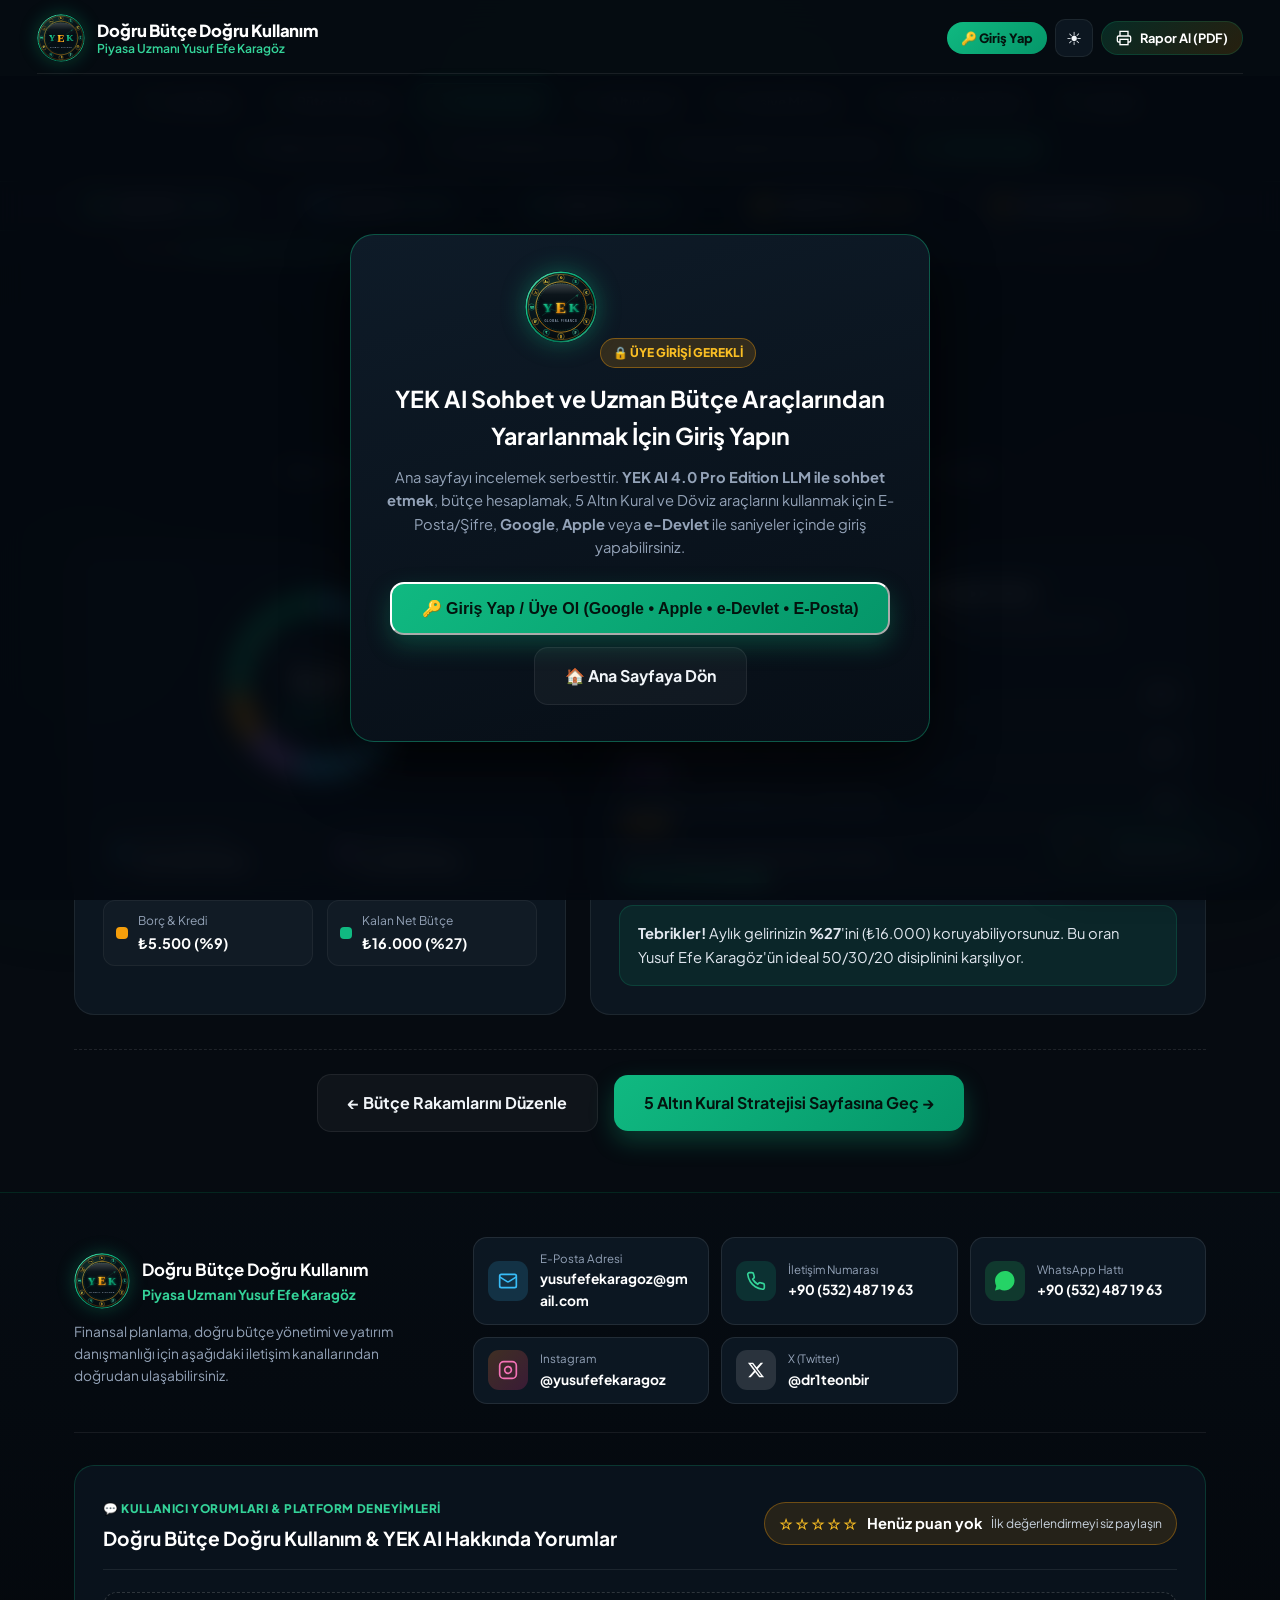
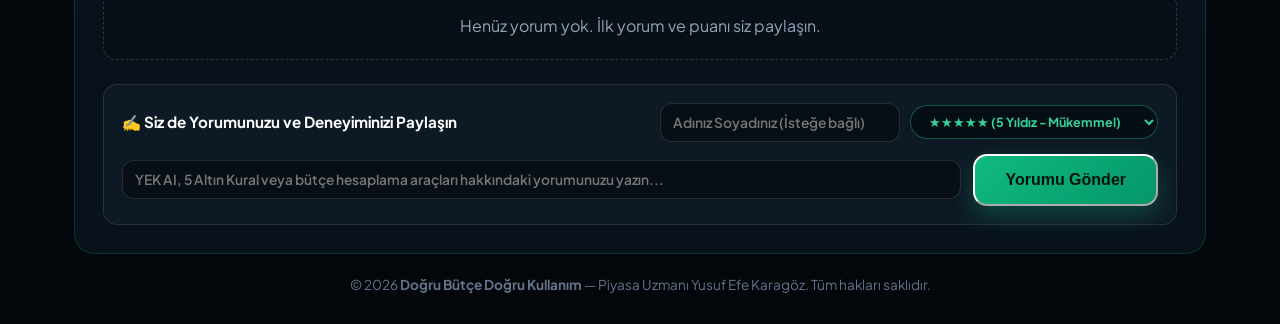
<file: gorsel-analiz.html>
<!DOCTYPE html>
<html lang="tr">
<head>
  <meta charset="UTF-8" />
  <meta name="viewport" content="width=device-width, initial-scale=1.0" />
  <title>Görsel Analiz | Doğru Bütçe Doğru Kullanım - Yusuf Efe Karagöz</title>
  <link rel="preconnect" href="https://fonts.googleapis.com">
  <link rel="preconnect" href="https://fonts.gstatic.com" crossorigin>
  <link href="https://fonts.googleapis.com/css2?family=Cinzel:wght@600;700;800&family=Plus+Jakarta+Sans:wght@400;500;600;700;800&display=swap" rel="stylesheet">
  <link id="dynamicFavicon" rel="icon" type="image/svg+xml" href="logo.svg" />
  <link rel="shortcut icon" href="logo.svg" />
  <script>
  try {
    document.documentElement.dataset.theme = localStorage.getItem('yek_theme_preference') === 'light' ? 'light' : 'dark';
  } catch (error) {
    document.documentElement.dataset.theme = 'dark';
  }
</script>
  <link rel="stylesheet" href="style.css?v=11" />
</head>
<body>
  <div class="ambient-glow glow-1"></div>
  <div class="ambient-glow glow-2"></div>
  <div class="ambient-glow glow-3"></div>

  <!-- ÜST MENÜ -->
  <header class="navbar">
    <div class="container nav-container">
      <a href="index.html" class="brand">
        <img src="logo.svg" alt="YEK Logo" class="nav-logo" />
        <div class="brand-text">
          <span class="brand-title">Doğru Bütçe Doğru Kullanım</span>
          <span class="brand-subtitle">Piyasa Uzmanı Yusuf Efe Karagöz</span>
        </div>
      </a>

      <nav class="nav-links">
        <a href="index.html" class="nav-tab">
          <img src="logo.svg" alt="" class="link-mini-logo" />
          Ana Sayfa
        </a>
        <a href="butce-hesapla.html" class="nav-tab">
          <img src="logo.svg" alt="" class="link-mini-logo" />
          Bütçe Hesapla
        </a>
        <a href="gorsel-analiz.html" class="nav-tab active">
          <img src="logo.svg" alt="" class="link-mini-logo" />
          Görsel Analiz
        </a>
        <a href="altin-kurallar.html" class="nav-tab">
          <img src="logo.svg" alt="" class="link-mini-logo" />
          5 Altın Kural
        </a>
        <a href="tavsiye-motoru.html" class="nav-tab">
          <img src="logo.svg" alt="" class="link-mini-logo" />
          Tavsiye Motoru
        </a>
        <a href="doviz-cevirici.html" class="nav-tab">
          <img src="logo.svg" alt="" class="link-mini-logo" />
          Döviz & Kur Çevirici
        </a>
        <a href="yek-ai.html" class="nav-tab nav-ai-link">
          <img src="logo.svg" alt="" class="link-mini-logo" />
          YEK AI Sohbet
        </a>
      </nav>

      <div class="nav-right-group">
        <button type="button" id="printReportBtn" class="btn-nav-action" title="Sayfayı Yazdır / PDF Kaydet">
          <svg width="16" height="16" viewBox="0 0 24 24" fill="none" stroke="currentColor" stroke-width="2">
            <polyline points="6 9 6 2 18 2 18 9"></polyline>
            <path d="M6 18H4a2 2 0 0 1-2-2v-5a2 2 0 0 1 2-2h16a2 2 0 0 1 2 2v5a2 2 0 0 1-2 2h-2"></path>
            <rect x="6" y="14" width="12" height="8"></rect>
          </svg>
          <span>Rapor Al (PDF)</span>
        </button>
      </div>
    </div>
  </header>

  <!-- Canlı Piyasa Şeridi -->
  <div class="market-ticker-bar">
    <div class="container ticker-container">
      <a href="doviz-cevirici.html" class="ticker-item" style="text-decoration:none;">
        <span class="coin-icon coin-usd">$</span>
        <span class="ticker-name">USD / TRY</span>
        <span id="tickerUSD" class="ticker-val up">₺34,35</span>
      </a>
      <a href="doviz-cevirici.html" class="ticker-item" style="text-decoration:none;">
        <span class="coin-icon coin-eur">€</span>
        <span class="ticker-name">EUR / TRY</span>
        <span id="tickerEUR" class="ticker-val up">₺37,25</span>
      </a>
      <a href="doviz-cevirici.html" class="ticker-item" style="text-decoration:none;">
        <span class="coin-icon coin-tl">£</span>
        <span class="ticker-name">GBP / TRY</span>
        <span id="tickerGBP" class="ticker-val up">₺44,50</span>
      </a>
      <a href="doviz-cevirici.html" class="ticker-item" style="text-decoration:none;">
        <span class="coin-icon coin-gold">Au</span>
        <span class="ticker-name">GRAM ALTIN</span>
        <span id="tickerGAU" class="ticker-val gold">₺3.060</span>
      </a>
      <a href="doviz-cevirici.html" class="ticker-item" style="text-decoration:none;">
        <span class="coin-icon coin-btc">₿</span>
        <span class="ticker-name">BITCOIN (TRY)</span>
        <span id="tickerBTC" class="ticker-val gold">₺2.495.000</span>
      </a>
    </div>
  </div>

  <!-- SADECE GÖRSEL ANALİZ SAYFASI İÇERİĞİ -->
  <main class="spa-pages-container">
    <section class="analysis-section">
      <div class="container">
        <div class="section-header">
          <span class="step-tag">GÖRSEL BÜTÇE RÖNTGENİ</span>
          <h2>Geliriniz Nereye Gidiyor?</h2>
          <p>Bütçe Hesapla sayfasında girdiğiniz verilere göre gelirinizin zorunlu ihtiyaçlar, kişisel istekler, borçlar ve yatırıma kalan net bütçe arasındaki dağılımı.</p>
        </div>

        <div class="analysis-grid">
          <div class="chart-card">
            <div class="donut-wrapper">
              <svg viewBox="0 0 220 220" class="donut-svg">
                <circle cx="110" cy="110" r="82" fill="none" stroke="rgba(255,255,255,0.06)" stroke-width="24"></circle>
                <circle id="segNeeds" cx="110" cy="110" r="82" fill="none" stroke="#38bdf8" stroke-width="24" stroke-dasharray="0 515" transform="rotate(-90 110 110)"></circle>
                <circle id="segWants" cx="110" cy="110" r="82" fill="none" stroke="#c084fc" stroke-width="24" stroke-dasharray="0 515" transform="rotate(-90 110 110)"></circle>
                <circle id="segDebts" cx="110" cy="110" r="82" fill="none" stroke="#f59e0b" stroke-width="24" stroke-dasharray="0 515" transform="rotate(-90 110 110)"></circle>
                <circle id="segSavings" cx="110" cy="110" r="82" fill="none" stroke="#10b981" stroke-width="24" stroke-dasharray="0 515" transform="rotate(-90 110 110)"></circle>
              </svg>
              <div class="donut-center">
                <span class="donut-center-label">Tasarruf Oranı</span>
                <strong id="savingsRateCenter">%0</strong>
                <small id="budgetHealthBadge" class="health-pill">Hesaplanıyor</small>
              </div>
            </div>

            <div class="chart-legend">
              <div class="legend-item">
                <span class="legend-dot" style="background:#38bdf8;"></span>
                <div>
                  <small>Zorunlu Giderler</small>
                  <strong id="legendNeeds">₺0 (%0)</strong>
                </div>
              </div>
              <div class="legend-item">
                <span class="legend-dot" style="background:#c084fc;"></span>
                <div>
                  <small>İstek & Yaşam</small>
                  <strong id="legendWants">₺0 (%0)</strong>
                </div>
              </div>
              <div class="legend-item">
                <span class="legend-dot" style="background:#f59e0b;"></span>
                <div>
                  <small>Borç & Kredi</small>
                  <strong id="legendDebts">₺0 (%0)</strong>
                </div>
              </div>
              <div class="legend-item">
                <span class="legend-dot" style="background:#10b981;"></span>
                <div>
                  <small>Kalan Net Bütçe</small>
                  <strong id="legendSavings">₺0 (%0)</strong>
                </div>
              </div>
            </div>
          </div>

          <div class="diagnostics-card">
            <h3>Finansal Denge & İdeal Oran Karşılaştırması</h3>
            <p class="diag-sub">Piyasa Uzmanı Yusuf Efe Karagöz'ün sağlıklı bütçe kriterlerine göre mevcut durumunuz:</p>

            <div class="ratio-bars">
              <div class="ratio-item">
                <div class="ratio-top">
                  <span>Zorunlu Temel Giderler (İdeal: Maks %50)</span>
                  <strong id="ratioNeedsText">%0</strong>
                </div>
                <div class="progress-track">
                  <div id="barNeeds" class="progress-fill fill-blue" style="width: 0%"></div>
                </div>
              </div>

              <div class="ratio-item">
                <div class="ratio-top">
                  <span>Kişisel İstek & Eğlence (İdeal: Maks %20-30)</span>
                  <strong id="ratioWantsText">%0</strong>
                </div>
                <div class="progress-track">
                  <div id="barWants" class="progress-fill fill-purple" style="width: 0%"></div>
                </div>
              </div>

              <div class="ratio-item">
                <div class="ratio-top">
                  <span>Kredi & Borç Yükü (İdeal: %0 - Maks %15)</span>
                  <strong id="ratioDebtsText">%0</strong>
                </div>
                <div class="progress-track">
                  <div id="barDebts" class="progress-fill fill-amber" style="width: 0%"></div>
                </div>
              </div>

              <div class="ratio-item">
                <div class="ratio-top">
                  <span>Yatırım & Tasarrufa Kalan (İdeal: Min %20+)</span>
                  <strong id="ratioSavingsText">%0</strong>
                </div>
                <div class="progress-track">
                  <div id="barSavings" class="progress-fill fill-emerald" style="width: 0%"></div>
                </div>
              </div>
            </div>

            <div id="diagnosticAlertBox" class="diagnostic-alert"></div>
          </div>
        </div>

        <div class="page-nav-footer">
          <a href="butce-hesapla.html" class="btn btn-secondary">
            ← Bütçe Rakamlarını Düzenle
          </a>
          <a href="altin-kurallar.html" class="btn btn-primary">
            <span>5 Altın Kural Stratejisi Sayfasına Geç →</span>
          </a>
        </div>
      </div>
    </section>
  </main>

  <!-- EN ALTTA İLETİŞİM VE SOSYAL MEDYA BİLGİLERİ -->
  <footer class="footer">
    <div class="container">
      <div class="contact-footer-grid">
        <div class="contact-brand-col">
          <div class="footer-brand">
            <img src="logo.svg" alt="YEK" class="footer-logo-large" />
            <div>
              <strong class="footer-title-text">Doğru Bütçe Doğru Kullanım</strong>
              <span class="footer-sub-text">Piyasa Uzmanı Yusuf Efe Karagöz</span>
            </div>
          </div>
          <p class="footer-desc">
            Finansal planlama, doğru bütçe yönetimi ve yatırım danışmanlığı için aşağıdaki iletişim kanallarından doğrudan ulaşabilirsiniz.
          </p>
        </div>

        <div class="contact-links-grid">
          <a href="mailto:yusufefekaragoz@gmail.com" class="contact-pill-item">
            <span class="social-icon icon-email"><svg width="20" height="20" viewBox="0 0 24 24" fill="none" stroke="currentColor" stroke-width="2"><rect x="2" y="4" width="20" height="16" rx="2"></rect><path d="m22 7-8.97 5.7a1.94 1.94 0 0 1-2.06 0L2 7"></path></svg></span>
            <div class="contact-meta"><small>E-Posta Adresi</small><strong>yusufefekaragoz@gmail.com</strong></div>
          </a>
          <a href="tel:+905324871963" class="contact-pill-item">
            <span class="social-icon icon-phone"><svg width="20" height="20" viewBox="0 0 24 24" fill="none" stroke="currentColor" stroke-width="2"><path d="M22 16.92v3a2 2 0 0 1-2.18 2 19.79 19.79 0 0 1-8.63-3.07 19.5 19.5 0 0 1-6-6 19.79 19.79 0 0 1-3.07-8.67A2 2 0 0 1 4.11 2h3a2 2 0 0 1 2 1.72 12.84 12.84 0 0 0 .7 2.81 2 2 0 0 1-.45 2.11L8.09 9.91a16 16 0 0 0 6 6l1.27-1.27a2 2 0 0 1 2.11-.45 12.84 12.84 0 0 0 2.81.7A2 2 0 0 1 22 16.92z"></path></svg></span>
            <div class="contact-meta"><small>İletişim Numarası</small><strong>+90 (532) 487 19 63</strong></div>
          </a>
          <a href="https://wa.me/905324871963" target="_blank" rel="noopener noreferrer" class="contact-pill-item">
            <span class="social-icon icon-whatsapp"><svg width="20" height="20" viewBox="0 0 24 24" fill="currentColor"><path d="M12.031 6.172c-3.181 0-5.767 2.586-5.768 5.766-.001 1.298.38 2.27 1.019 3.287l-.582 2.128 2.182-.573c.978.58 1.911.928 3.145.929 3.178 0 5.767-2.587 5.768-5.766.001-3.187-2.575-5.77-5.764-5.771zm3.392 8.244c-.144.405-.837.774-1.17.824-.299.045-.677.063-1.092-.069-.252-.08-.575-.187-.988-.365-1.739-.751-2.874-2.502-2.961-2.617-.087-.116-.708-.94-.708-1.793s.448-1.273.607-1.446c.159-.173.346-.217.462-.217l.332.006c.106.005.249-.04.39.298.144.347.491 1.2.534 1.287.043.087.072.188.014.304-.058.116-.087.188-.173.289l-.26.304c-.087.086-.177.18-.076.354.101.174.449.741.964 1.201.662.591 1.221.774 1.394.86s.274.072.376-.043c.101-.116.433-.506.549-.68.116-.173.231-.145.39-.087s1.011.477 1.184.564.289.13.332.202c.045.072.045.419-.1.824zm-3.423-14.416c-6.627 0-12 5.373-12 12 0 2.126.556 4.124 1.533 5.862l-1.533 5.602 5.736-1.504c1.696.906 3.631 1.422 5.691 1.422 6.627 0 12-5.373 12-12s-5.373-12-12.427-11.382z"/></svg></span>
            <div class="contact-meta"><small>WhatsApp Hattı</small><strong>+90 (532) 487 19 63</strong></div>
          </a>
          <a href="https://instagram.com/yusufefekaragoz" target="_blank" rel="noopener noreferrer" class="contact-pill-item">
            <span class="social-icon icon-instagram"><svg width="20" height="20" viewBox="0 0 24 24" fill="none" stroke="currentColor" stroke-width="2"><rect x="2" y="2" width="20" height="20" rx="5" ry="5"></rect><path d="M16 11.37A4 4 0 1 1 12.63 8 4 4 0 0 1 16 11.37z"></path><line x1="17.5" y1="6.5" x2="17.51" y2="6.5"></line></svg></span>
            <div class="contact-meta"><small>Instagram</small><strong>@yusufefekaragoz</strong></div>
          </a>
          <a href="https://x.com/dr1teonbir" target="_blank" rel="noopener noreferrer" class="contact-pill-item">
            <span class="social-icon icon-x"><svg width="18" height="18" viewBox="0 0 24 24" fill="currentColor"><path d="M18.244 2.25h3.308l-7.227 8.26 8.502 11.24H16.17l-5.214-6.817L4.99 21.75H1.68l7.73-8.835L1.254 2.25H8.08l4.713 6.231zm-1.161 17.52h1.833L7.084 4.126H5.117z"/></svg></span>
            <div class="contact-meta"><small>X (Twitter)</small><strong>@dr1teonbir</strong></div>
          </a>
        </div>
      </div>
      <div class="footer-bottom-bar">
        <p class="footer-copy">© 2026 <strong>Doğru Bütçe Doğru Kullanım</strong> — Piyasa Uzmanı Yusuf Efe Karagöz. Tüm hakları saklıdır.</p>
      </div>
    </div>
  </footer>

  <a href="yek-ai.html" class="floating-ai-launcher" title="YEK AI ile Piyasa & Bütçe Sohbeti Yap">
    <img src="logo.svg" alt="YEK AI" class="launcher-logo" />
    <div class="launcher-text">
      <strong>YEK AI'ya Sor</strong>
      <small>Piyasa & Bütçe Sohbeti</small>
    </div>
  </a>

  <script src="yek-rewards.js?v=2"></script>
  <script src="yek-stock-game.js?v=4"></script>
  <script src="script.js?v=16"></script>
</body>
</html>
</file>
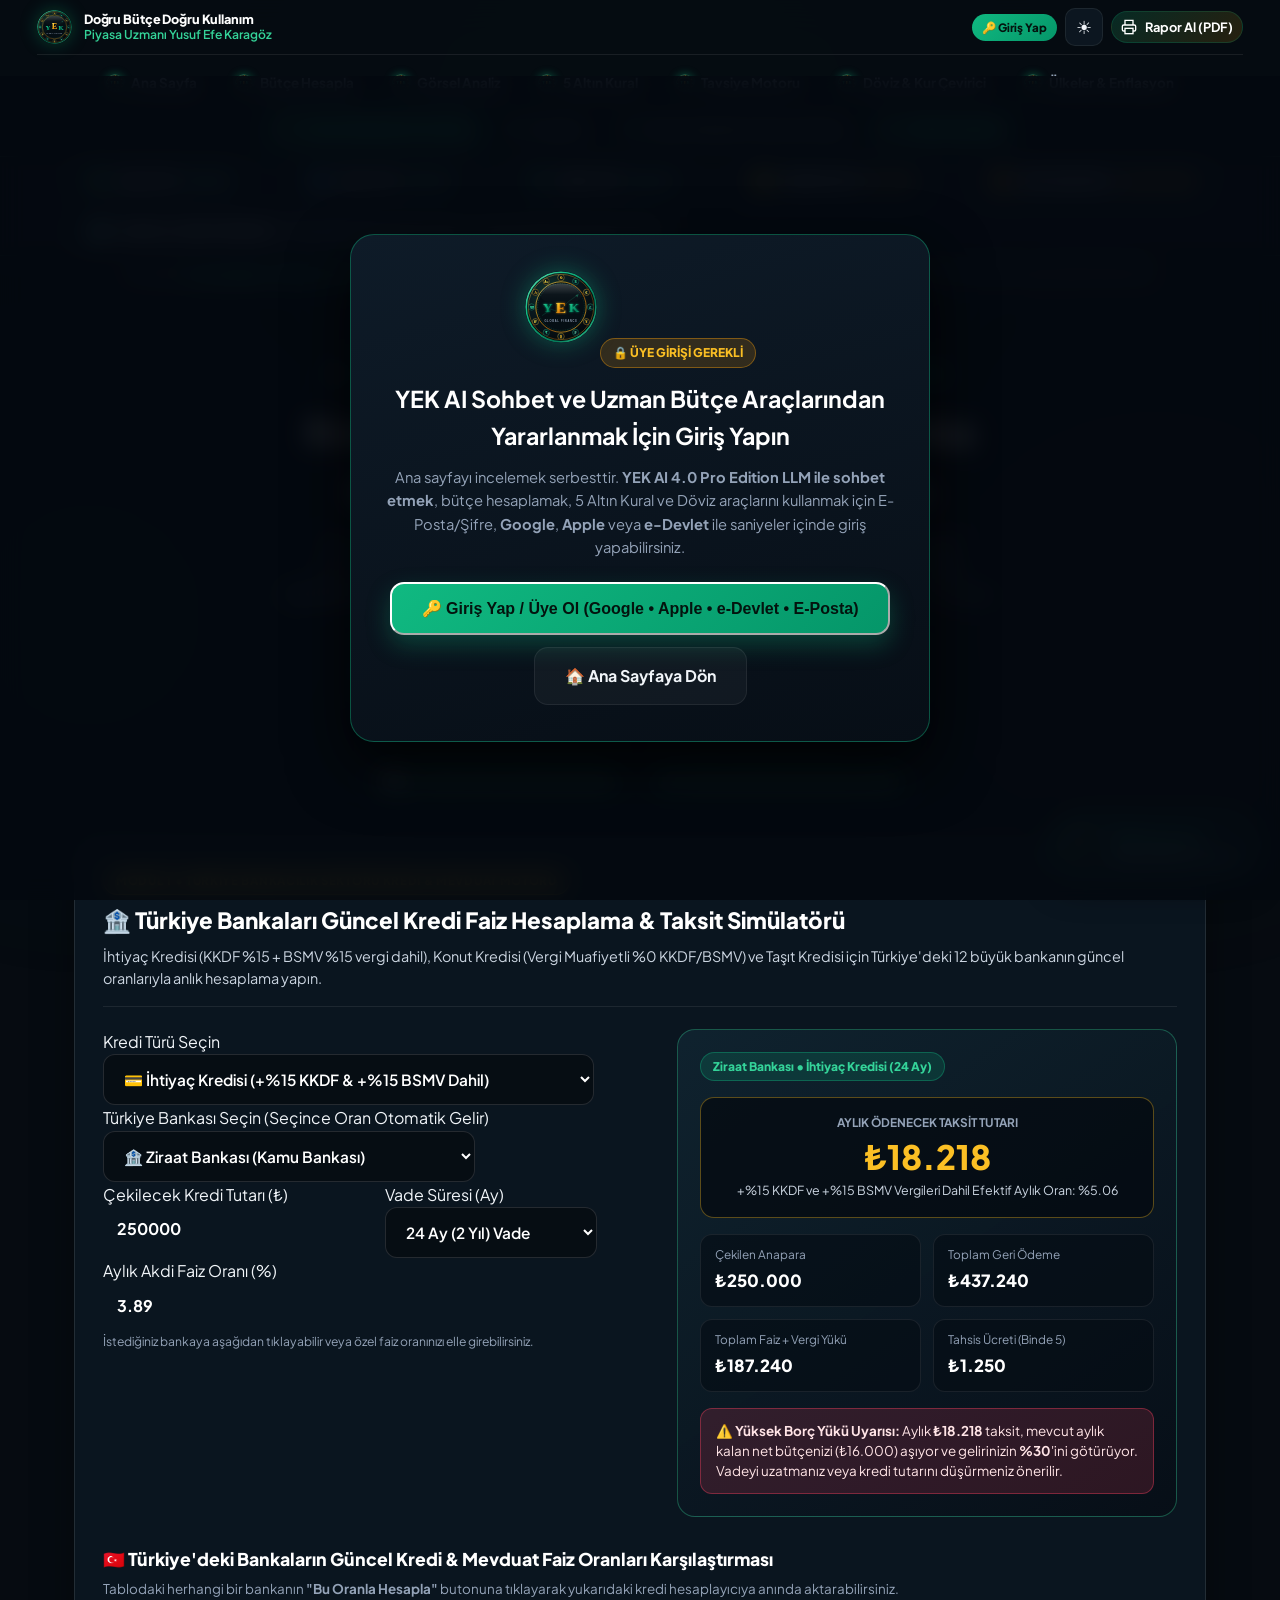
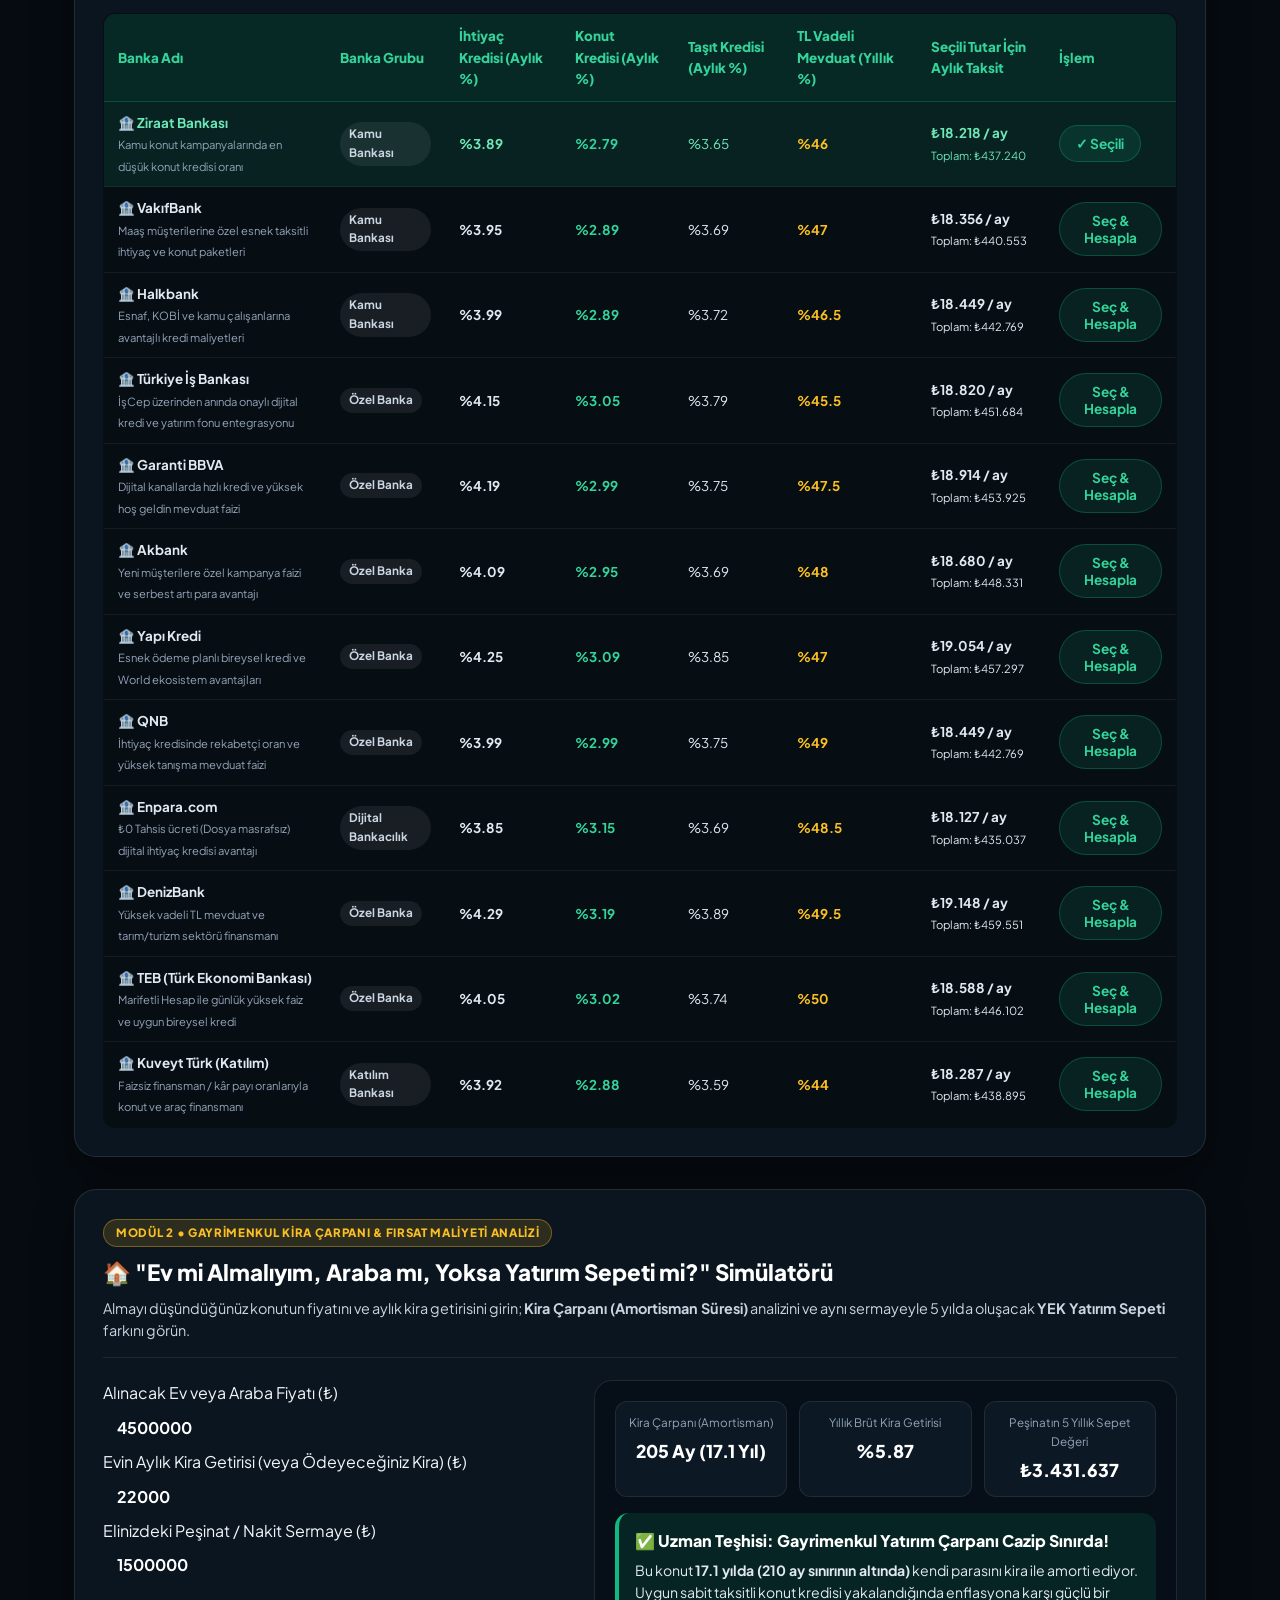
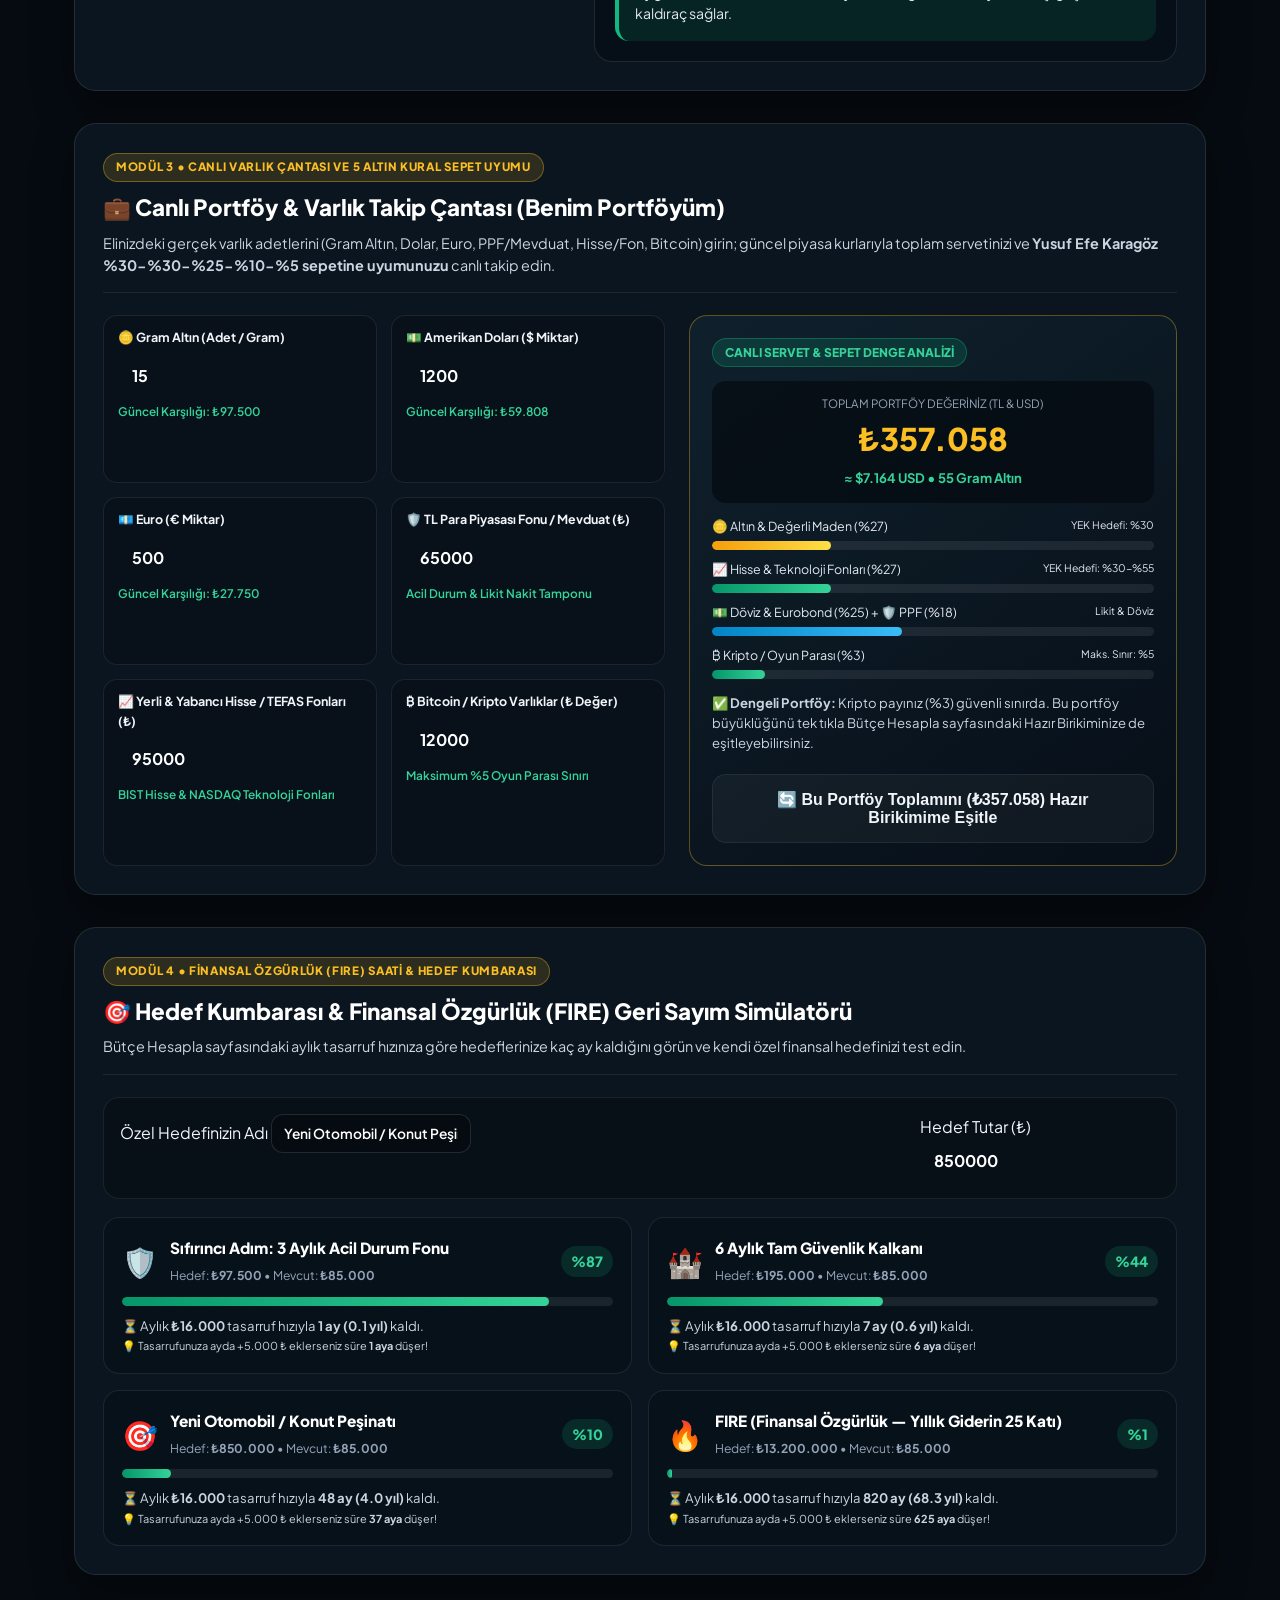
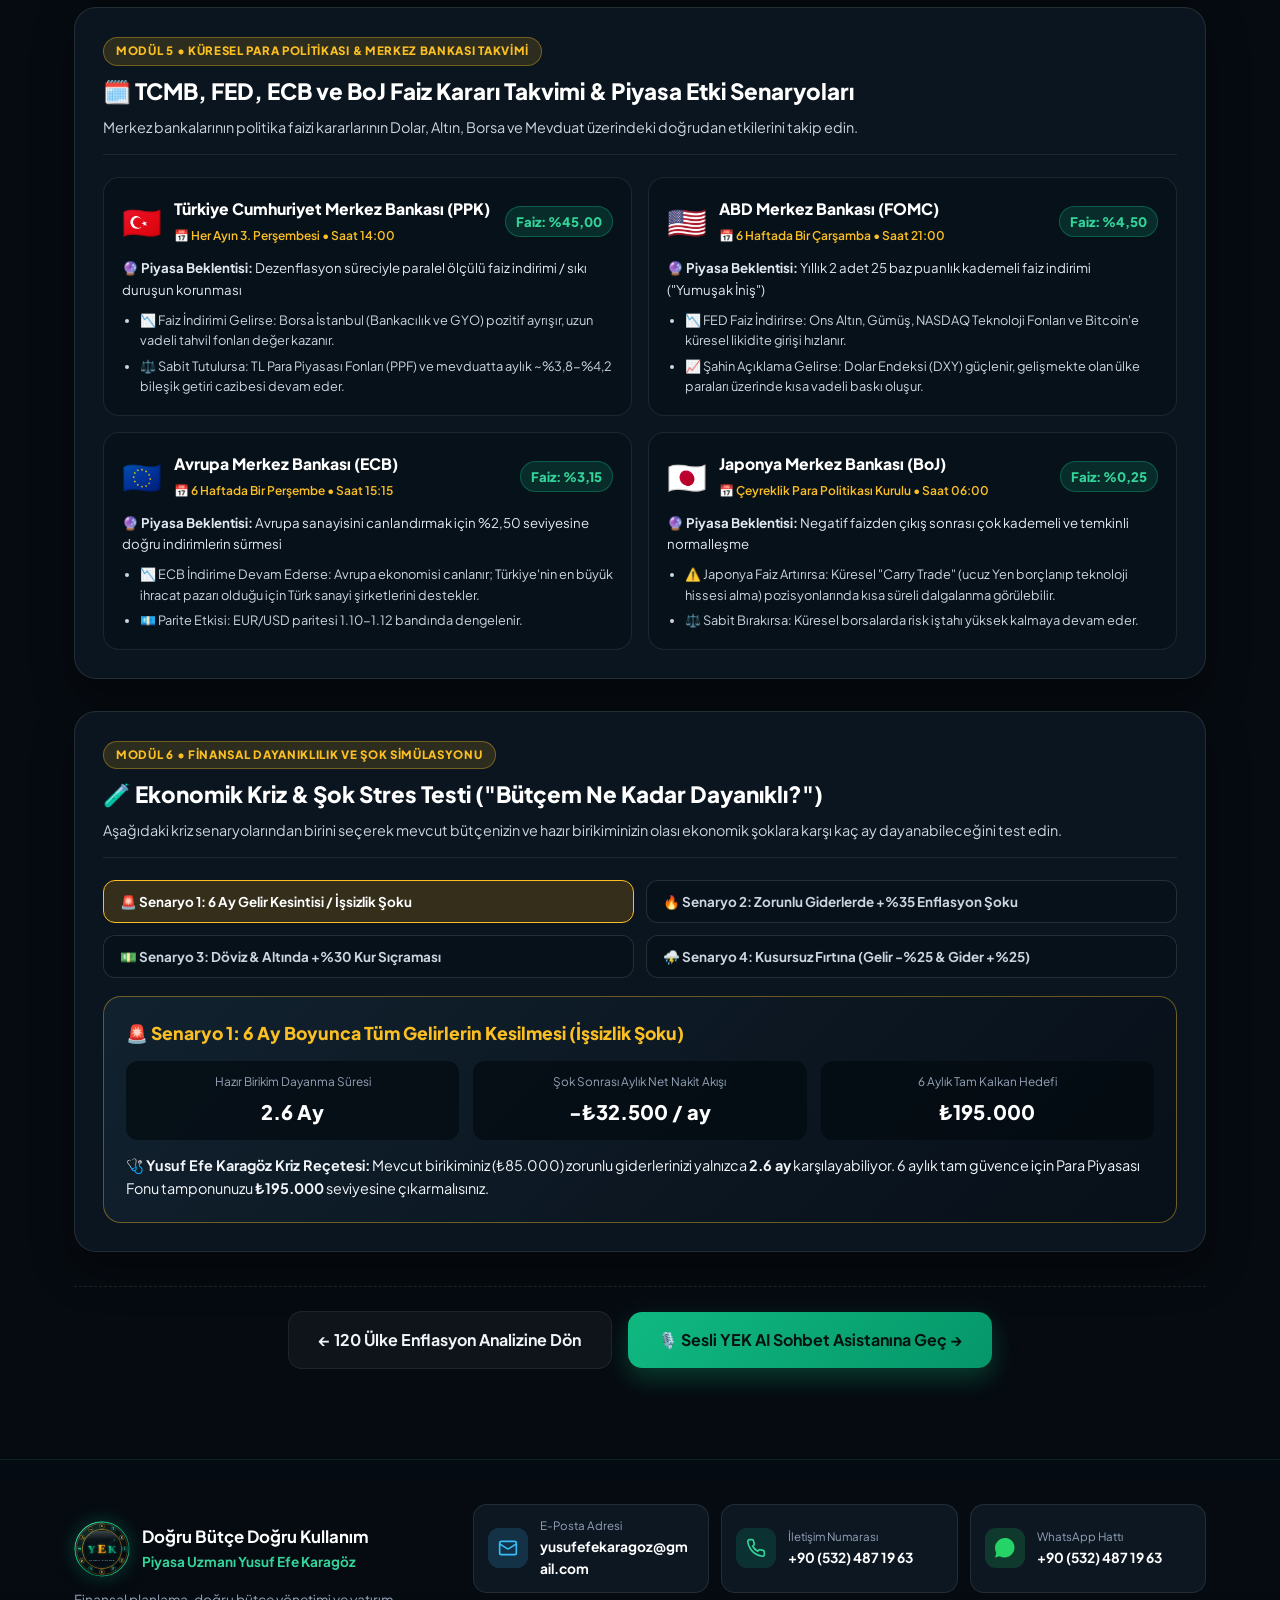
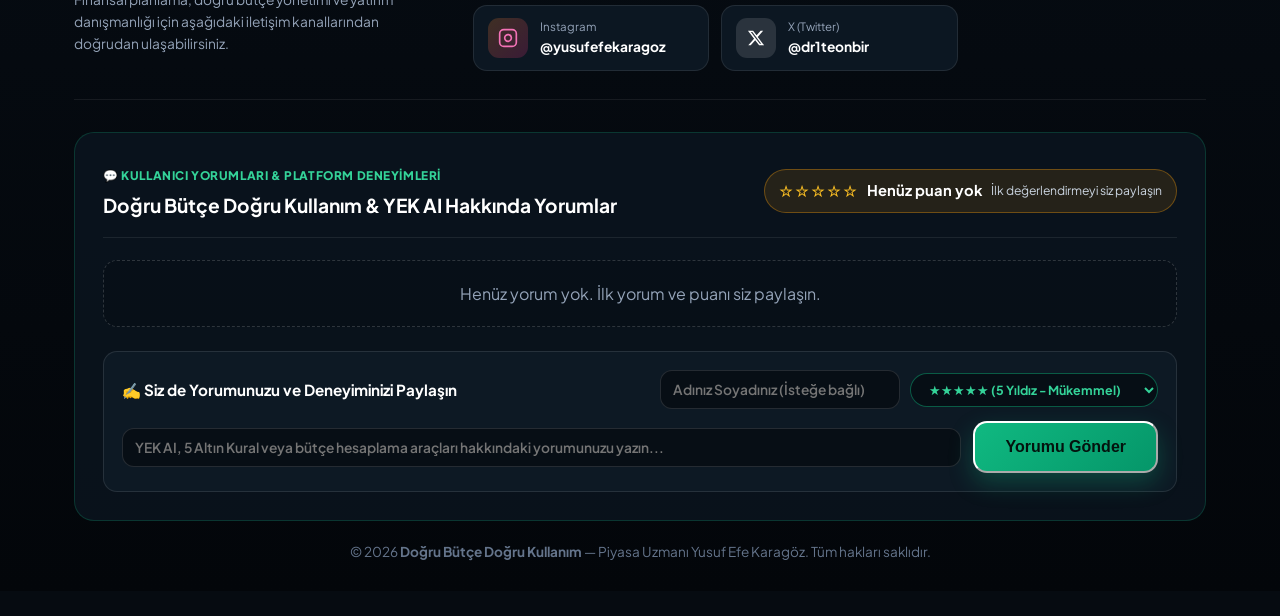
<file: kredi-portfoy.html>
<!DOCTYPE html>
<html lang="tr">
<head>
  <meta charset="UTF-8" />
  <meta name="viewport" content="width=device-width, initial-scale=1.0" />
  <title>Kredi, Türkiye Banka Faizleri & Portföy | Doğru Bütçe Doğru Kullanım - Yusuf Efe Karagöz</title>
  <link rel="preconnect" href="https://fonts.googleapis.com">
  <link rel="preconnect" href="https://fonts.gstatic.com" crossorigin>
  <link href="https://fonts.googleapis.com/css2?family=Cinzel:wght@600;700;800&family=Plus+Jakarta+Sans:wght@400;500;600;700;800&display=swap" rel="stylesheet">
  <link id="dynamicFavicon" rel="icon" type="image/svg+xml" href="logo.svg?v=5" />
  <link rel="shortcut icon" href="logo.svg?v=5" />
  <script>
  try {
    document.documentElement.dataset.theme = localStorage.getItem('yek_theme_preference') === 'light' ? 'light' : 'dark';
  } catch (error) {
    document.documentElement.dataset.theme = 'dark';
  }
</script>
  <link rel="stylesheet" href="style.css?v=11" />
</head>
<body>
  <div class="ambient-glow glow-1"></div>
  <div class="ambient-glow glow-2"></div>
  <div class="ambient-glow glow-3"></div>

  <!-- ÜST MENÜ -->
  <header class="navbar">
    <div class="container nav-container">
      <a href="index.html" class="brand">
        <img src="logo.svg?v=5" alt="YEK Logo" class="nav-logo" />
        <div class="brand-text">
          <span class="brand-title">Doğru Bütçe Doğru Kullanım</span>
          <span class="brand-subtitle">Piyasa Uzmanı Yusuf Efe Karagöz</span>
        </div>
      </a>

      <nav class="nav-links">
        <a href="index.html" class="nav-tab">
          <img src="logo.svg?v=5" alt="" class="link-mini-logo" />
          Ana Sayfa
        </a>
        <a href="butce-hesapla.html" class="nav-tab">
          <img src="logo.svg?v=5" alt="" class="link-mini-logo" />
          Bütçe Hesapla
        </a>
        <a href="gorsel-analiz.html" class="nav-tab">
          <img src="logo.svg?v=5" alt="" class="link-mini-logo" />
          Görsel Analiz
        </a>
        <a href="altin-kurallar.html" class="nav-tab">
          <img src="logo.svg?v=5" alt="" class="link-mini-logo" />
          5 Altın Kural
        </a>
        <a href="tavsiye-motoru.html" class="nav-tab">
          <img src="logo.svg?v=5" alt="" class="link-mini-logo" />
          Tavsiye Motoru
        </a>
        <a href="doviz-cevirici.html" class="nav-tab">
          <img src="logo.svg?v=5" alt="" class="link-mini-logo" />
          Döviz & Kur Çevirici
        </a>
        <a href="ulkeler-enflasyon.html" class="nav-tab">
          <img src="logo.svg?v=5" alt="" class="link-mini-logo" />
          Ülkeler & Enflasyon
        </a>
        <a href="kredi-portfoy.html" class="nav-tab active">
          <img src="logo.svg?v=5" alt="" class="link-mini-logo" />
          Kredi, Bankalar & Portföy
        </a>
        <a href="yek-ai.html" class="nav-tab nav-ai-link">
          <img src="logo.svg?v=5" alt="" class="link-mini-logo" />
          YEK AI Sohbet
        </a>
      </nav>

      <div class="nav-right-group">
        <button type="button" id="printReportBtn" class="btn-nav-action" title="Sayfayı Yazdır / PDF Kaydet">
          <svg width="16" height="16" viewBox="0 0 24 24" fill="none" stroke="currentColor" stroke-width="2">
            <polyline points="6 9 6 2 18 2 18 9"></polyline>
            <path d="M6 18H4a2 2 0 0 1-2-2v-5a2 2 0 0 1 2-2h16a2 2 0 0 1 2 2v5a2 2 0 0 1-2 2h-2"></path>
            <rect x="6" y="14" width="12" height="8"></rect>
          </svg>
          <span>Rapor Al (PDF)</span>
        </button>
      </div>
    </div>
  </header>

  <!-- Canlı Piyasa Şeridi -->
  <div class="market-ticker-bar">
    <div class="container ticker-container">
      <a href="doviz-cevirici.html" class="ticker-item" style="text-decoration:none;">
        <span class="coin-icon coin-usd">$</span>
        <span class="ticker-name">USD / TRY</span>
        <span id="tickerUSD" class="ticker-val up">₺49,84</span>
      </a>
      <a href="doviz-cevirici.html" class="ticker-item" style="text-decoration:none;">
        <span class="coin-icon coin-eur">€</span>
        <span class="ticker-name">EUR / TRY</span>
        <span id="tickerEUR" class="ticker-val up">₺55,50</span>
      </a>
      <a href="doviz-cevirici.html" class="ticker-item" style="text-decoration:none;">
        <span class="coin-icon coin-tl">£</span>
        <span class="ticker-name">GBP / TRY</span>
        <span id="tickerGBP" class="ticker-val up">₺66,53</span>
      </a>
      <a href="doviz-cevirici.html" class="ticker-item" style="text-decoration:none;">
        <span class="coin-icon coin-gold">Au</span>
        <span class="ticker-name">GRAM ALTIN</span>
        <span id="tickerGAU" class="ticker-val gold">₺6.500</span>
      </a>
      <a href="doviz-cevirici.html" class="ticker-item" style="text-decoration:none;">
        <span class="coin-icon coin-btc">₿</span>
        <span class="ticker-name">BITCOIN (TRY)</span>
        <span id="tickerBTC" class="ticker-val gold">₺4.010.000</span>
      </a>
      <a href="kredi-portfoy.html" class="ticker-item ticker-rule-highlight" style="text-decoration:none;">
        <span class="coin-icon coin-tl">🏦</span>
        <span class="ticker-name">BANKA & KREDİ MERKEZİ:</span>
        <span class="ticker-val">Türkiye Bankaları Faiz Oranları • Canlı Portföy & Kriz Stres Testi</span>
      </a>
    </div>
  </div>

  <!-- ANA İÇERİK: SÜPER FİNANS MERKEZİ -->
  <main class="spa-pages-container">
    <section class="advisor-section">
      <div class="container">
        <div class="section-header">
          <div class="section-badge-wrap">
            <img src="logo.svg?v=5" alt="YEK" class="section-mini-logo" />
            <span class="step-tag">TÜRKİYE BANKALARI KREDİ FAİZ HESAPLAMA • PORTFÖY & SİMÜLASYON MERKEZİ</span>
          </div>
          <h2>Kredi Faiz Hesaplama, Türkiye Banka Oranları & Süper Finans Araçları</h2>
          <p>
            Türkiye'deki önde gelen bankaların güncel <strong>İhtiyaç, Konut ve Taşıt Kredisi faiz oranlarını</strong> karşılaştırın, KKDF ve BSMV vergileri dahil taksit tablonuzu çıkarın; <strong>Canlı Portföy Çantanızı</strong>, <strong>Ev/Araba/Yatırım Karşılaştırmasını</strong>, <strong>Merkez Bankası Takvimini</strong> ve <strong>Kriz Stres Testini</strong> tek ekrandan yönetin.
          </p>

          <!-- HIZLI BÖLÜM GEÇİŞ ÇUBUĞU -->
          <div class="quick-actions" style="margin-top: 16px;">
            <a href="#bolum-kredi-bankalar" class="btn-chip">🏦 1. Türkiye Bankaları & Kredi Faiz Hesaplama</a>
            <a href="#bolum-ev-araba-yatirim" class="btn-chip">🏠 2. Ev mi, Araba mı, Yatırım mı?</a>
            <a href="#bolum-canli-portfoy" class="btn-chip">💼 3. Canlı Portföy & Varlık Çantam</a>
            <a href="#bolum-hedef-fire" class="btn-chip">🎯 4. Hedef Kumbarası & FIRE Saati</a>
            <a href="#bolum-merkez-bankasi" class="btn-chip">🗓️ 5. TCMB / FED / ECB Faiz Takvimi</a>
            <a href="#bolum-stres-testi" class="btn-chip">🧪 6. Ekonomik Kriz & Şok Stres Testi</a>
          </div>
        </div>

        <!-- ==================================================================
             MODÜL 1: TÜRKİYE BANKALARI KREDİ FAİZ HESAPLAMA VE KARŞILAŞTIRMA
             ================================================================== -->
        <div id="bolum-kredi-bankalar" class="super-module-card">
          <div class="super-module-header">
            <div>
              <span class="super-module-badge">MODÜL 1 • TÜRKİYE BANKACILIK SEKTÖRÜ KREDİ & MEVDUAT MOTORU</span>
              <h3>🏦 Türkiye Bankaları Güncel Kredi Faiz Hesaplama & Taksit Simülatörü</h3>
              <p>İhtiyaç Kredisi (KKDF %15 + BSMV %15 vergi dahil), Konut Kredisi (Vergi Muafiyetli %0 KKDF/BSMV) ve Taşıt Kredisi için Türkiye'deki 12 büyük bankanın güncel oranlarıyla anlık hesaplama yapın.</p>
            </div>
          </div>

          <div class="loan-calc-grid">
            <div class="loan-form-col">
              <div class="form-group">
                <label for="loanTypeSelect">Kredi Türü Seçin</label>
                <select id="loanTypeSelect" class="goal-select">
                  <option value="consumer">💳 İhtiyaç Kredisi (+%15 KKDF & +%15 BSMV Dahil)</option>
                  <option value="housing">🏠 Konut (Ev) Kredisi (%0 KKDF & %0 BSMV Vergi Muafiyetli)</option>
                  <option value="vehicle">🚗 Taşıt (Otomobil) Kredisi (+%15 KKDF & +%15 BSMV Dahil)</option>
                </select>
              </div>

              <div class="form-group">
                <label for="loanBankSelect">Türkiye Bankası Seçin (Seçince Oran Otomatik Gelir)</label>
                <select id="loanBankSelect" class="goal-select"></select>
              </div>

              <div class="loan-inputs-two-col">
                <div class="form-group">
                  <label for="loanPrincipalInput">Çekilecek Kredi Tutarı (₺)</label>
                  <input type="number" id="loanPrincipalInput" class="budget-input" value="250000" min="1000" step="5000" style="padding-left:14px;" />
                </div>
                <div class="form-group">
                  <label for="loanTermInput">Vade Süresi (Ay)</label>
                  <select id="loanTermInput" class="goal-select">
                    <option value="6">6 Ay Vade</option>
                    <option value="12">12 Ay (1 Yıl) Vade</option>
                    <option value="24" selected>24 Ay (2 Yıl) Vade</option>
                    <option value="36">36 Ay (3 Yıl) Vade</option>
                    <option value="48">48 Ay (4 Yıl) Vade</option>
                    <option value="60">60 Ay (5 Yıl - Konut)</option>
                    <option value="120">120 Ay (10 Yıl - Konut)</option>
                  </select>
                </div>
              </div>

              <div class="form-group">
                <label for="loanRateInput">Aylık Akdi Faiz Oranı (%)</label>
                <input type="number" id="loanRateInput" class="budget-input" value="3.89" min="0.1" max="15" step="0.01" style="padding-left:14px;" />
                <small class="form-hint">İstediğiniz bankaya aşağıdan tıklayabilir veya özel faiz oranınızı elle girebilirsiniz.</small>
              </div>
            </div>

            <!-- Kredi Hesaplama Sonuç Kartı -->
            <div class="loan-result-col">
              <div class="loan-summary-box">
                <span id="loanSelectedBankBadge" class="loan-bank-pill">Ziraat Bankası • İhtiyaç Kredisi</span>
                <div class="loan-main-payment">
                  <small>AYLIK ÖDENECEK TAKSİT TUTARI</small>
                  <strong id="loanMonthlyInstallment">₺0</strong>
                  <span id="loanEffectiveRateNote">Efektif Aylık Maliyet (Vergiler Dahil): %0</span>
                </div>

                <div class="loan-metrics-mini-grid">
                  <div class="loan-mini-stat">
                    <small>Çekilen Anapara</small>
                    <strong id="loanOutPrincipal">₺250.000</strong>
                  </div>
                  <div class="loan-mini-stat">
                    <small>Toplam Geri Ödeme</small>
                    <strong id="loanOutTotalPay" class="text-gold">₺0</strong>
                  </div>
                  <div class="loan-mini-stat">
                    <small>Toplam Faiz + Vergi Yükü</small>
                    <strong id="loanOutTotalInterest" class="text-rose">₺0</strong>
                  </div>
                  <div class="loan-mini-stat">
                    <small>Tahsis Ücreti (Binde 5)</small>
                    <strong id="loanOutFee">₺1.250</strong>
                  </div>
                </div>

                <div id="loanBudgetImpactAlert" class="loan-budget-impact-alert"></div>
              </div>
            </div>
          </div>

          <!-- TÜRKİYE BANKALARI FAİZ KARŞILAŞTIRMA TABLOSU -->
          <div class="tr-banks-table-header">
            <h4>🇹🇷 Türkiye'deki Bankaların Güncel Kredi & Mevduat Faiz Oranları Karşılaştırması</h4>
            <p>Tablodaki herhangi bir bankanın <strong>"Bu Oranla Hesapla"</strong> butonuna tıklayarak yukarıdaki kredi hesaplayıcıya anında aktarabilirsiniz.</p>
          </div>
          <div class="table-responsive-wrap">
            <table class="report-table tr-banks-table">
              <thead>
                <tr>
                  <th>Banka Adı</th>
                  <th>Banka Grubu</th>
                  <th>İhtiyaç Kredisi (Aylık %)</th>
                  <th>Konut Kredisi (Aylık %)</th>
                  <th>Taşıt Kredisi (Aylık %)</th>
                  <th>TL Vadeli Mevduat (Yıllık %)</th>
                  <th>Seçili Tutar İçin Aylık Taksit</th>
                  <th>İşlem</th>
                </tr>
              </thead>
              <tbody id="trBanksTableBody"></tbody>
            </table>
          </div>
        </div>

        <!-- ==================================================================
             MODÜL 2: EV Mİ, ARABA MI, YATIRIM SEPETİ Mİ? (KİRA ÇARPANI SİMÜLATÖRÜ)
             ================================================================== -->
        <div id="bolum-ev-araba-yatirim" class="super-module-card">
          <div class="super-module-header">
            <div>
              <span class="super-module-badge">MODÜL 2 • GAYRİMENKUL KİRA ÇARPANI & FIRSAT MALİYETİ ANALİZİ</span>
              <h3>🏠 "Ev mi Almalıyım, Araba mı, Yoksa Yatırım Sepeti mi?" Simülatörü</h3>
              <p>Almayı düşündüğünüz konutun fiyatını ve aylık kira getirisini girin; <strong>Kira Çarpanı (Amortisman Süresi)</strong> analizini ve aynı sermayeyle 5 yılda oluşacak <strong>YEK Yatırım Sepeti</strong> farkını görün.</p>
            </div>
          </div>

          <div class="house-vs-invest-grid">
            <div class="house-inputs-col">
              <div class="form-group">
                <label for="simAssetPrice">Alınacak Ev veya Araba Fiyatı (₺)</label>
                <input type="number" id="simAssetPrice" class="budget-input" value="4500000" min="100000" step="100000" style="padding-left:14px;" />
              </div>
              <div class="form-group">
                <label for="simMonthlyRent">Evin Aylık Kira Getirisi (veya Ödeyeceğiniz Kira) (₺)</label>
                <input type="number" id="simMonthlyRent" class="budget-input" value="22000" min="1000" step="1000" style="padding-left:14px;" />
              </div>
              <div class="form-group">
                <label for="simDownPayment">Elinizdeki Peşinat / Nakit Sermaye (₺)</label>
                <input type="number" id="simDownPayment" class="budget-input" value="1500000" min="50000" step="50000" style="padding-left:14px;" />
              </div>
            </div>

            <div id="houseVsInvestResultBox" class="house-result-col"></div>
          </div>
        </div>

        <!-- ==================================================================
             MODÜL 3: CANLI PORTFÖY & VARLIK TAKİP ÇANTASI (BENİM PORTFÖYÜM)
             ================================================================== -->
        <div id="bolum-canli-portfoy" class="super-module-card">
          <div class="super-module-header">
            <div>
              <span class="super-module-badge">MODÜL 3 • CANLI VARLIK ÇANTASI VE 5 ALTIN KURAL SEPET UYUMU</span>
              <h3>💼 Canlı Portföy & Varlık Takip Çantası (Benim Portföyüm)</h3>
              <p>Elinizdeki gerçek varlık adetlerini (Gram Altın, Dolar, Euro, PPF/Mevduat, Hisse/Fon, Bitcoin) girin; güncel piyasa kurlarıyla toplam servetinizi ve <strong>Yusuf Efe Karagöz %30-%30-%25-%10-%5 sepetine uyumunuzu</strong> canlı takip edin.</p>
            </div>
          </div>

          <div class="portfolio-bag-grid">
            <div class="portfolio-inputs-grid">
              <div class="pf-item-input">
                <label>🪙 Gram Altın (Adet / Gram)</label>
                <input type="number" id="pfGoldGrams" class="budget-input" value="15" min="0" step="1" style="padding-left:14px;" />
                <small id="pfGoldValText"> Karşılığı: ₺0</small>
              </div>
              <div class="pf-item-input">
                <label>💵 Amerikan Doları ($ Miktar)</label>
                <input type="number" id="pfUsdAmount" class="budget-input" value="1200" min="0" step="50" style="padding-left:14px;" />
                <small id="pfUsdValText">Karşılığı: ₺0</small>
              </div>
              <div class="pf-item-input">
                <label>💶 Euro (€ Miktar)</label>
                <input type="number" id="pfEurAmount" class="budget-input" value="500" min="0" step="50" style="padding-left:14px;" />
                <small id="pfEurValText">Karşılığı: ₺0</small>
              </div>
              <div class="pf-item-input">
                <label>🛡️ TL Para Piyasası Fonu / Mevduat (₺)</label>
                <input type="number" id="pfPpfTry" class="budget-input" value="65000" min="0" step="5000" style="padding-left:14px;" />
                <small>Acil Durum & Likit Nakit Tamponu</small>
              </div>
              <div class="pf-item-input">
                <label>📈 Yerli & Yabancı Hisse / TEFAS Fonları (₺)</label>
                <input type="number" id="pfEquityTry" class="budget-input" value="95000" min="0" step="5000" style="padding-left:14px;" />
                <small>BIST Hisse & NASDAQ Teknoloji Fonları</small>
              </div>
              <div class="pf-item-input">
                <label>₿ Bitcoin / Kripto Varlıklar (₺ Değer)</label>
                <input type="number" id="pfCryptoTry" class="budget-input" value="12000" min="0" step="1000" style="padding-left:14px;" />
                <small>Maksimum %5 Oyun Parası Sınırı</small>
              </div>
            </div>

            <div id="portfolioBagSummaryBox" class="portfolio-summary-col"></div>
          </div>
        </div>

        <!-- ==================================================================
             MODÜL 4: HEDEF KUMBARASI & FİNANSAL ÖZGÜRLÜK (FIRE) GERİ SAYIM SAATİ
             ================================================================== -->
        <div id="bolum-hedef-fire" class="super-module-card">
          <div class="super-module-header">
            <div>
              <span class="super-module-badge">MODÜL 4 • FİNANSAL ÖZGÜRLÜK (FIRE) SAATİ & HEDEF KUMBARASI</span>
              <h3>🎯 Hedef Kumbarası & Finansal Özgürlük (FIRE) Geri Sayım Simülatörü</h3>
              <p>Bütçe Hesapla sayfasındaki aylık tasarruf hızınıza göre hedeflerinize kaç ay kaldığını görün ve kendi özel finansal hedefinizi test edin.</p>
            </div>
          </div>

          <div class="fire-custom-bar">
            <div class="form-group" style="margin:0; flex:1;">
              <label for="customGoalName">Özel Hedefinizin Adı</label>
              <input type="text" id="customGoalName" class="text-input" value="Yeni Otomobil / Konut Peşinatı" />
            </div>
            <div class="form-group" style="margin:0; width:240px;">
              <label for="customGoalTarget">Hedef Tutar (₺)</label>
              <input type="number" id="customGoalTarget" class="budget-input" value="850000" min="10000" step="25000" style="padding-left:14px;" />
            </div>
          </div>

          <div id="fireGoalsGrid" class="fire-goals-grid"></div>
        </div>

        <!-- ==================================================================
             MODÜL 5: MERKEZ BANKASI (TCMB / FED / ECB) FAİZ TAKVİMİ VE SENARYOLAR
             ================================================================== -->
        <div id="bolum-merkez-bankasi" class="super-module-card">
          <div class="super-module-header">
            <div>
              <span class="super-module-badge">MODÜL 5 • KÜRESEL PARA POLİTİKASI & MERKEZ BANKASI TAKVİMİ</span>
              <h3>🗓️ TCMB, FED, ECB ve BoJ Faiz Kararı Takvimi & Piyasa Etki Senaryoları</h3>
              <p>Merkez bankalarının politika faizi kararlarının Dolar, Altın, Borsa ve Mevduat üzerindeki doğrudan etkilerini takip edin.</p>
            </div>
          </div>

          <div id="centralBanksCalendarGrid" class="cb-calendar-grid"></div>
        </div>

        <!-- ==================================================================
             MODÜL 6: EKONOMİK KRİZ & ŞOK STRES TESTİ (BÜTÇEM NE KADAR DAYANIKLI?)
             ================================================================== -->
        <div id="bolum-stres-testi" class="super-module-card">
          <div class="super-module-header">
            <div>
              <span class="super-module-badge">MODÜL 6 • FİNANSAL DAYANIKLILIK VE ŞOK SİMÜLASYONU</span>
              <h3>🧪 Ekonomik Kriz & Şok Stres Testi ("Bütçem Ne Kadar Dayanıklı?")</h3>
              <p>Aşağıdaki kriz senaryolarından birini seçerek mevcut bütçenizin ve hazır birikiminizin olası ekonomik şoklara karşı kaç ay dayanabileceğini test edin.</p>
            </div>
          </div>

          <div class="stress-scenario-buttons">
            <button type="button" class="stress-btn active" data-scenario="job_loss">🚨 Senaryo 1: 6 Ay Gelir Kesintisi / İşsizlik Şoku</button>
            <button type="button" class="stress-btn" data-scenario="inflation_spike">🔥 Senaryo 2: Zorunlu Giderlerde +%35 Enflasyon Şoku</button>
            <button type="button" class="stress-btn" data-scenario="fx_jump">💵 Senaryo 3: Döviz & Altında +%30 Kur Sıçraması</button>
            <button type="button" class="stress-btn" data-scenario="perfect_storm">⛈️ Senaryo 4: Kusursuz Fırtına (Gelir -%25 & Gider +%25)</button>
          </div>

          <div id="stressTestResultBox" class="stress-test-result-box"></div>
        </div>

        <div class="page-nav-footer">
          <a href="ulkeler-enflasyon.html" class="btn btn-secondary">
            ← 120 Ülke Enflasyon Analizine Dön
          </a>
          <a href="yek-ai.html" class="btn btn-primary">
            <span>🎙️ Sesli YEK AI Sohbet Asistanına Geç →</span>
          </a>
        </div>
      </div>
    </section>
  </main>

  <!-- EN ALTTA İLETİŞİM VE SOSYAL MEDYA BİLGİLERİ -->
  <footer class="footer">
    <div class="container">
      <div class="contact-footer-grid">
        <div class="contact-brand-col">
          <div class="footer-brand">
            <img src="logo.svg?v=5" alt="YEK" class="footer-logo-large" />
            <div>
              <strong class="footer-title-text">Doğru Bütçe Doğru Kullanım</strong>
              <span class="footer-sub-text">Piyasa Uzmanı Yusuf Efe Karagöz</span>
            </div>
          </div>
          <p class="footer-desc">
            Finansal planlama, doğru bütçe yönetimi ve yatırım danışmanlığı için aşağıdaki iletişim kanallarından doğrudan ulaşabilirsiniz.
          </p>
        </div>

        <div class="contact-links-grid">
          <a href="mailto:yusufefekaragoz@gmail.com" class="contact-pill-item">
            <span class="social-icon icon-email"><svg width="20" height="20" viewBox="0 0 24 24" fill="none" stroke="currentColor" stroke-width="2"><rect x="2" y="4" width="20" height="16" rx="2"></rect><path d="m22 7-8.97 5.7a1.94 1.94 0 0 1-2.06 0L2 7"></path></svg></span>
            <div class="contact-meta"><small>E-Posta Adresi</small><strong>yusufefekaragoz@gmail.com</strong></div>
          </a>
          <a href="tel:+905324871963" class="contact-pill-item">
            <span class="social-icon icon-phone"><svg width="20" height="20" viewBox="0 0 24 24" fill="none" stroke="currentColor" stroke-width="2"><path d="M22 16.92v3a2 2 0 0 1-2.18 2 19.79 19.79 0 0 1-8.63-3.07 19.5 19.5 0 0 1-6-6 19.79 19.79 0 0 1-3.07-8.67A2 2 0 0 1 4.11 2h3a2 2 0 0 1 2 1.72 12.84 12.84 0 0 0 .7 2.81 2 2 0 0 1-.45 2.11L8.09 9.91a16 16 0 0 0 6 6l1.27-1.27a2 2 0 0 1 2.11-.45 12.84 12.84 0 0 0 2.81.7A2 2 0 0 1 22 16.92z"></path></svg></span>
            <div class="contact-meta"><small>İletişim Numarası</small><strong>+90 (532) 487 19 63</strong></div>
          </a>
          <a href="https://wa.me/905324871963" target="_blank" rel="noopener noreferrer" class="contact-pill-item">
            <span class="social-icon icon-whatsapp"><svg width="20" height="20" viewBox="0 0 24 24" fill="currentColor"><path d="M12.031 6.172c-3.181 0-5.767 2.586-5.768 5.766-.001 1.298.38 2.27 1.019 3.287l-.582 2.128 2.182-.573c.978.58 1.911.928 3.145.929 3.178 0 5.767-2.587 5.768-5.766.001-3.187-2.575-5.77-5.764-5.771zm3.392 8.244c-.144.405-.837.774-1.17.824-.299.045-.677.063-1.092-.069-.252-.08-.575-.187-.988-.365-1.739-.751-2.874-2.502-2.961-2.617-.087-.116-.708-.94-.708-1.793s.448-1.273.607-1.446c.159-.173.346-.217.462-.217l.332.006c.106.005.249-.04.39.298.144.347.491 1.2.534 1.287.043.087.072.188.014.304-.058.116-.087.188-.173.289l-.26.304c-.087.086-.177.18-.076.354.101.174.449.741.964 1.201.662.591 1.221.774 1.394.86s.274.072.376-.043c.101-.116.433-.506.549-.68.116-.173.231-.145.39-.087s1.011.477 1.184.564.289.13.332.202c.045.072.045.419-.1.824zm-3.423-14.416c-6.627 0-12 5.373-12 12 0 2.126.556 4.124 1.533 5.862l-1.533 5.602 5.736-1.504c1.696.906 3.631 1.422 5.691 1.422 6.627 0 12-5.373 12-12s-5.373-12-12.427-11.382z"/></svg></span>
            <div class="contact-meta"><small>WhatsApp Hattı</small><strong>+90 (532) 487 19 63</strong></div>
          </a>
          <a href="https://instagram.com/yusufefekaragoz" target="_blank" rel="noopener noreferrer" class="contact-pill-item">
            <span class="social-icon icon-instagram"><svg width="20" height="20" viewBox="0 0 24 24" fill="none" stroke="currentColor" stroke-width="2"><rect x="2" y="2" width="20" height="20" rx="5" ry="5"></rect><path d="M16 11.37A4 4 0 1 1 12.63 8 4 4 0 0 1 16 11.37z"></path><line x1="17.5" y1="6.5" x2="17.51" y2="6.5"></line></svg></span>
            <div class="contact-meta"><small>Instagram</small><strong>@yusufefekaragoz</strong></div>
          </a>
          <a href="https://x.com/dr1teonbir" target="_blank" rel="noopener noreferrer" class="contact-pill-item">
            <span class="social-icon icon-x"><svg width="18" height="18" viewBox="0 0 24 24" fill="currentColor"><path d="M18.244 2.25h3.308l-7.227 8.26 8.502 11.24H16.17l-5.214-6.817L4.99 21.75H1.68l7.73-8.835L1.254 2.25H8.08l4.713 6.231zm-1.161 17.52h1.833L7.084 4.126H5.117z"/></svg></span>
            <div class="contact-meta"><small>X (Twitter)</small><strong>@dr1teonbir</strong></div>
          </a>
        </div>
      </div>
      <div class="footer-bottom-bar">
        <p class="footer-copy">© 2026 <strong>Doğru Bütçe Doğru Kullanım</strong> — Piyasa Uzmanı Yusuf Efe Karagöz. Tüm hakları saklıdır.</p>
      </div>
    </div>
  </footer>

  <a href="yek-ai.html" class="floating-ai-launcher" title="YEK AI ile Piyasa & Bütçe Sohbeti Yap">
    <img src="logo.svg?v=5" alt="YEK AI" class="launcher-logo" />
    <div class="launcher-text">
      <strong>YEK AI'ya Sor</strong>
      <small>Piyasa & Bütçe Sohbeti</small>
    </div>
  </a>

  <script src="global-economies.js?v=7"></script>
  <script src="fintech-super.js?v=7"></script>
  <script src="yek-rewards.js?v=2"></script>
  <script src="yek-stock-game.js?v=4"></script>
  <script src="script.js?v=16"></script>
</body>
</html>
</file>
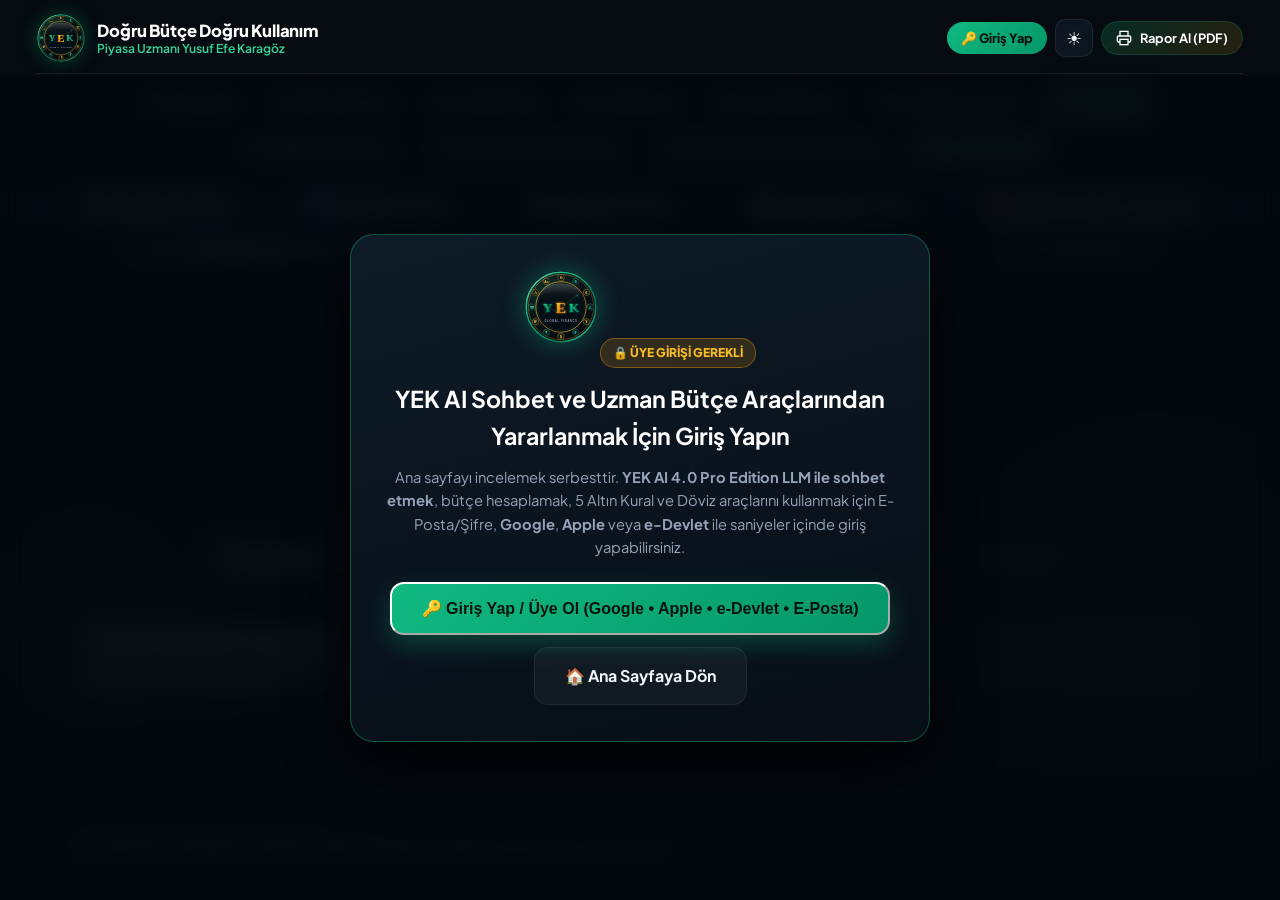
<file: oyunlar.html>
<!DOCTYPE html>
<html lang="tr">
<head>
  <meta charset="UTF-8" />
  <meta name="viewport" content="width=device-width, initial-scale=1.0" />
  <meta name="description" content="YEK oyun alanında günlük çarkı çevir ve ülkelerin para birimlerini canlı kur verileriyle karşılaştır." />
  <title>Oyunlar | Doğru Bütçe Doğru Kullanım</title>
  <link rel="preconnect" href="https://fonts.googleapis.com">
  <link rel="preconnect" href="https://fonts.gstatic.com" crossorigin>
  <link href="https://fonts.googleapis.com/css2?family=Cinzel:wght@600;700;800&family=Plus+Jakarta+Sans:wght@400;500;600;700;800&display=swap" rel="stylesheet">
  <link rel="icon" type="image/svg+xml" href="logo.svg" />
  <script>
    try {
      document.documentElement.dataset.theme = localStorage.getItem('yek_theme_preference') === 'light' ? 'light' : 'dark';
    } catch (error) {
      document.documentElement.dataset.theme = 'dark';
    }
  </script>
  <link rel="stylesheet" href="style.css?v=14" />
</head>
<body>
  <div class="ambient-glow glow-1"></div>
  <div class="ambient-glow glow-2"></div>
  <div class="ambient-glow glow-3"></div>

  <header class="navbar">
    <div class="container nav-container">
      <a href="index.html" class="brand">
        <img src="logo.svg" alt="YEK Logo" class="nav-logo" />
        <div class="brand-text">
          <span class="brand-title">Doğru Bütçe Doğru Kullanım</span>
          <span class="brand-subtitle">Piyasa Uzmanı Yusuf Efe Karagöz</span>
        </div>
      </a>
      <nav class="nav-links" aria-label="Ana menü">
        <a href="index.html" class="nav-tab"><img src="logo.svg" alt="" class="link-mini-logo" />Ana Sayfa</a>
        <a href="butce-hesapla.html" class="nav-tab"><img src="logo.svg" alt="" class="link-mini-logo" />Bütçe Hesapla</a>
        <a href="gorsel-analiz.html" class="nav-tab"><img src="logo.svg" alt="" class="link-mini-logo" />Görsel Analiz</a>
        <a href="altin-kurallar.html" class="nav-tab"><img src="logo.svg" alt="" class="link-mini-logo" />5 Altın Kural</a>
        <a href="tavsiye-motoru.html" class="nav-tab"><img src="logo.svg" alt="" class="link-mini-logo" />Tavsiye Motoru</a>
        <a href="doviz-cevirici.html" class="nav-tab"><img src="logo.svg" alt="" class="link-mini-logo" />Döviz & Kur Çevirici</a>
        <a href="oyunlar.html" class="nav-tab active" data-yek-games-link="true" aria-current="page"><img src="logo.svg" alt="" class="link-mini-logo" />Oyunlar</a>
        <a href="yek-ai.html" class="nav-tab nav-ai-link"><img src="logo.svg" alt="" class="link-mini-logo" />YEK AI Sohbet</a>
      </nav>
      <div class="nav-right-group">
        <button type="button" id="printReportBtn" class="btn-nav-action" title="Sayfayı yazdır / PDF kaydet">
          <svg width="16" height="16" viewBox="0 0 24 24" fill="none" stroke="currentColor" stroke-width="2"><polyline points="6 9 6 2 18 2 18 9"></polyline><path d="M6 18H4a2 2 0 0 1-2-2v-5a2 2 0 0 1 2-2h16a2 2 0 0 1 2 2v5a2 2 0 0 1-2 2h-2"></path><rect x="6" y="14" width="12" height="8"></rect></svg>
          <span>Rapor Al (PDF)</span>
        </button>
      </div>
    </div>
  </header>

  <div class="market-ticker-bar">
    <div class="container ticker-container">
      <a href="doviz-cevirici.html" class="ticker-item"><span class="coin-icon coin-usd">$</span><span class="ticker-name">USD / TRY</span><span id="tickerUSD" class="ticker-val up">₺49,84</span></a>
      <a href="doviz-cevirici.html" class="ticker-item"><span class="coin-icon coin-eur">€</span><span class="ticker-name">EUR / TRY</span><span id="tickerEUR" class="ticker-val up">₺55,50</span></a>
      <a href="doviz-cevirici.html" class="ticker-item"><span class="coin-icon coin-tl">£</span><span class="ticker-name">GBP / TRY</span><span id="tickerGBP" class="ticker-val up">₺66,53</span></a>
      <a href="doviz-cevirici.html" class="ticker-item"><span class="coin-icon coin-gold">Au</span><span class="ticker-name">GRAM ALTIN</span><span id="tickerGAU" class="ticker-val gold">₺6.500</span></a>
      <a href="doviz-cevirici.html" class="ticker-item"><span class="coin-icon coin-btc">₿</span><span class="ticker-name">BITCOIN (TRY)</span><span id="tickerBTC" class="ticker-val gold">₺4.010.000</span></a>
    </div>
  </div>

  <main class="games-page">
    <section class="games-hero">
      <div class="container">
        <span class="step-tag">🎮 YEK OYUN ALANI · SANAL BAKİYE</span>
        <h1 id="gamesPageTitle">Oyunlar</h1>
        <p id="gamesPageDescription">Oynamak istediğin oyunu seçerek hemen başlayabilirsin.</p>
        <div class="games-local-note" role="note"><strong>Yerel prototip:</strong> Oyun, puan ve sanal cüzdan verileri bu tarayıcıda saklanır. Gerçek para veya yatırım içermez.</div>
      </div>
    </section>

    <div class="container">
      <div id="gamesGuestNotice" class="stock-game-login-note games-guest-notice">
        <strong>Oyunları kullanmak için giriş yap</strong>
        <p>Üst menüden giriş yaptığında günlük çark ve Değer Tahmin açılır. Kaldığın tahmin oyunu aynı tarayıcıda saklanır.</p>
      </div>

      <div id="gamesAuthContent" class="games-auth-content hidden">
        <a id="gamesReturnLink" class="games-back-link hidden" href="oyunlar.html">← Oyunlara dön</a>

        <section id="gamesHub" class="games-game-grid" aria-label="Oyun seç">
          <a href="oyunlar.html?game=wheel" class="games-game-card">
            <span class="games-game-icon" aria-hidden="true">🎡</span>
            <span class="step-tag">GÜNDE 1 HAK</span>
            <strong>Günlük Çark</strong>
            <span class="games-game-description">Borsa sanal nakdi ve YEK AI sohbet dakikaları için küçük artı/eksi sonuçları çevir.</span>
            <span class="games-card-action">Oyuna Başla →</span>
          </a>
          <a href="oyunlar.html?game=value" class="games-game-card">
            <span class="games-game-icon" aria-hidden="true">🌍</span>
            <span class="step-tag">250 RASTGELE TUR</span>
            <strong>Değer Tahmin</strong>
            <span class="games-game-description">Ülkelerin para birimlerini karşılaştır; doğru tahminde +€2, yanlışta −€1 kazan.</span>
            <span class="games-card-action">Oyuna Başla →</span>
          </a>
          <a href="borsa-oyunu.html" class="games-game-card">
            <span class="games-game-icon" aria-hidden="true">📈</span>
            <span class="step-tag">25 HAYALİ ŞİRKET</span>
            <strong>Sanal Borsa Oyunu</strong>
            <span class="games-game-description">Hayali hisseleri alıp sat; portföy hedeflerine ulaşarak YEK AI sohbet ödüllerini aç.</span>
            <span class="games-card-action">Oyuna Başla →</span>
          </a>
        </section>

        <section id="wheelGamePanel" class="games-panel hidden" aria-labelledby="wheelTitle">
          <div class="games-panel-heading">
            <div><span class="step-tag">GÜNDE 1 HAK</span><h2 id="wheelTitle">Günlük çark</h2></div>
            <span id="wheelDailyStatus" class="games-status-pill">Hazırlanıyor…</span>
          </div>
          <p class="games-panel-copy">Borsa sanal nakdi ve bankalı YEK AI günlük dakikaları için küçük artı/eksi sonuçlardan biri çıkar. Sonuçlar sanaldır.</p>
          <div class="wheel-layout">
            <div class="wheel-stage">
              <span class="wheel-pointer" aria-hidden="true"></span>
              <div id="prizeWheel" class="prize-wheel" role="img" aria-label="Sekiz bölümlü günlük ödül çarkı">
                <canvas id="prizeWheelCanvas" width="480" height="480" aria-hidden="true"></canvas>
                <div id="prizeWheelLabels" class="prize-wheel-labels" aria-hidden="true"></div>
                <span class="prize-wheel-hub" aria-hidden="true">YEK</span>
              </div>
            </div>
            <div class="wheel-actions">
              <strong class="wheel-action-title">Şansını dene</strong>
              <p>Günde bir kez çevirebilirsin. Borsa kayıpları mevcut sanal nakdinle sınırlıdır. Sohbet dakikası eksi sonuçları günlük bankalı dakikadan düşer.</p>
              <button type="button" id="spinWheelButton" class="btn btn-primary">Günlük çarkı çevir</button>
              <p id="wheelResult" class="games-live-result" role="status" aria-live="polite"></p>
            </div>
          </div>
        </section>

        <section id="valueGamePanel" class="games-panel value-game-panel hidden" aria-labelledby="valueGuessTitle">
          <div class="games-panel-heading">
            <div><span class="step-tag">250 RASTGELE TUR</span><h2 id="valueGuessTitle">Değer Tahmin</h2></div>
            <span id="valueRateStatus" class="games-status-pill">Kur verisi alınıyor…</span>
          </div>
          <p class="games-panel-copy">İki ülkeden hangisinin bir birim para birimi daha değerli? Doğru tahmin <strong>+€2</strong>, yanlış tahmin <strong>−€1</strong>. Ülke çiftleri site listesindeki 120 ülkeden seçilir; bir oturumda aynı ülke tekrar çıkabilir.</p>
          <div id="valueGuessSetup" class="value-game-setup">
            <div class="value-game-entry-card">
              <div><span>Başlangıç bütçesi</span><strong>€10</strong></div>
              <p>Giriş tutarı güncel kur anlık görüntüsüyle Borsa sanal nakdinden düşülür. Oyunu istediğin an bitirip kalan bakiyeyi Borsa sanal nakdine aktarabilirsin.</p>
            </div>
            <p id="valueGuessSetupMessage" class="games-live-result" role="status" aria-live="polite">Kur verisi bekleniyor…</p>
            <button type="button" id="startValueGuessButton" class="btn btn-primary" disabled>€10 ile oyuna başla</button>
          </div>

          <div id="valueGuessPlay" class="value-game-play hidden">
            <div class="value-game-scorebar">
              <div><span>Oyun bakiyesi</span><strong id="valueGuessBalance">€10,00</strong></div>
              <div><span>Tur</span><strong id="valueGuessProgress">1 / 250</strong></div>
              <div><span>Doğru</span><strong id="valueGuessCorrect">0</strong></div>
              <div><span>Yanlış</span><strong id="valueGuessWrong">0</strong></div>
            </div>
            <p class="value-question-prompt">Daha değerli olan para birimini seç:</p>
            <div class="value-country-pair">
              <article id="valueCountryLeft" class="value-country-card"></article>
              <span class="value-country-versus" aria-hidden="true">VS</span>
              <article id="valueCountryRight" class="value-country-card"></article>
            </div>
            <div class="value-choice-actions">
              <button type="button" class="btn btn-secondary" data-value-choice="left">Soldakini seç</button>
              <button type="button" class="btn btn-secondary" data-value-choice="right">Sağdakini seç</button>
            </div>
            <div id="valueGuessComparison" class="value-comparison-reveal hidden" role="status" aria-live="polite"></div>
            <p id="valueGuessFeedback" class="games-live-result" role="status" aria-live="polite"></p>
            <div class="value-game-footer-actions">
              <span id="valueGuessEndStatus" class="value-game-end-status"></span>
              <button type="button" id="cashOutValueGuessButton" class="btn btn-primary">Oyunu bitir ve bakiyeyi al</button>
            </div>
          </div>
          <div class="value-game-attribution">Kur kaynağı: <a href="https://www.exchangerate-api.com/" target="_blank" rel="noopener noreferrer">ExchangeRate-API</a>. Karşılaştırma, oturum başındaki USD referans kur anlık görüntüsünü kullanır.</div>
        </section>

      </div>
    </div>
  </main>

  <footer class="footer"><div class="container"><p class="footer-desc">Oyunlardaki tüm bakiyeler ve ödüller sanaldır; gerçek para, getiri veya yatırım önerisi sunulmaz.</p></div></footer>

  <script src="yek-rewards.js?v=2"></script>
  <script src="yek-stock-game.js?v=4"></script>
  <script src="global-economies.js?v=7"></script>
  <script src="yek-games.js?v=2"></script>
  <script src="script.js?v=16"></script>
</body>
</html>
</file>
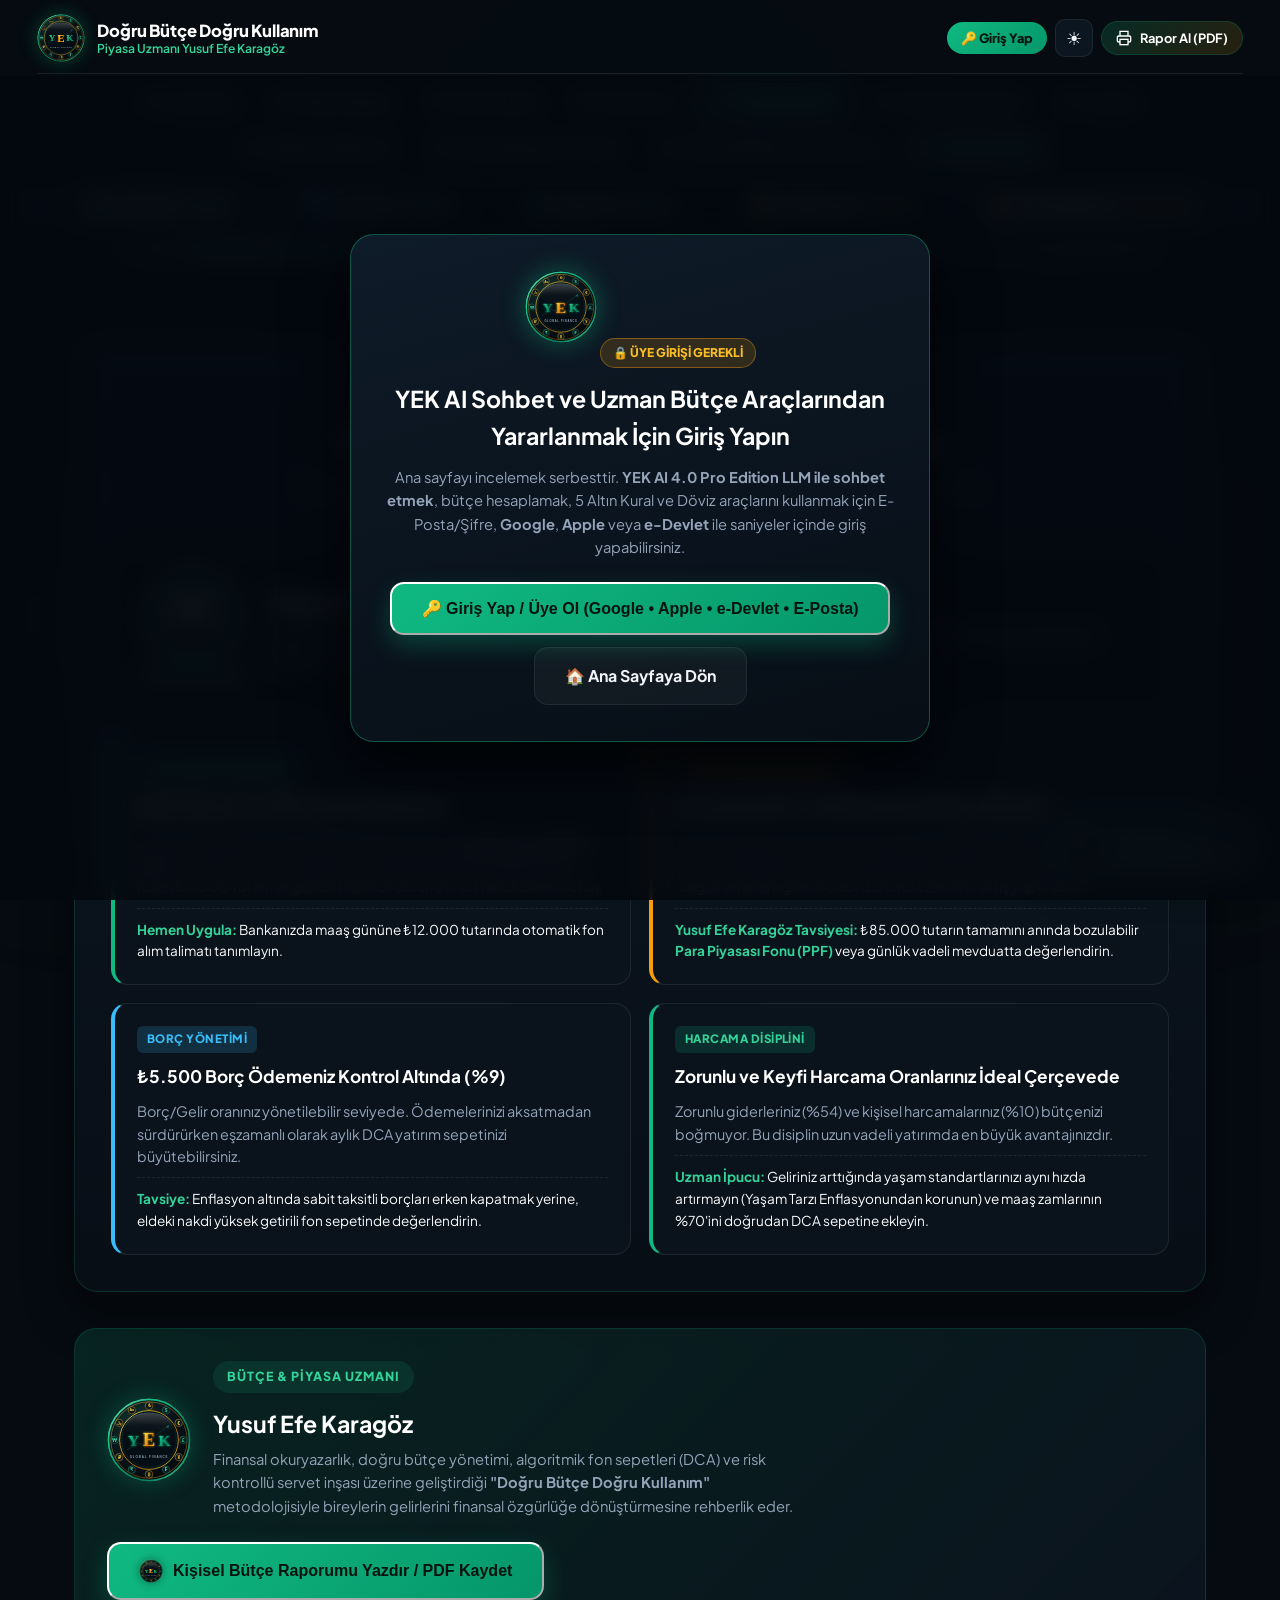
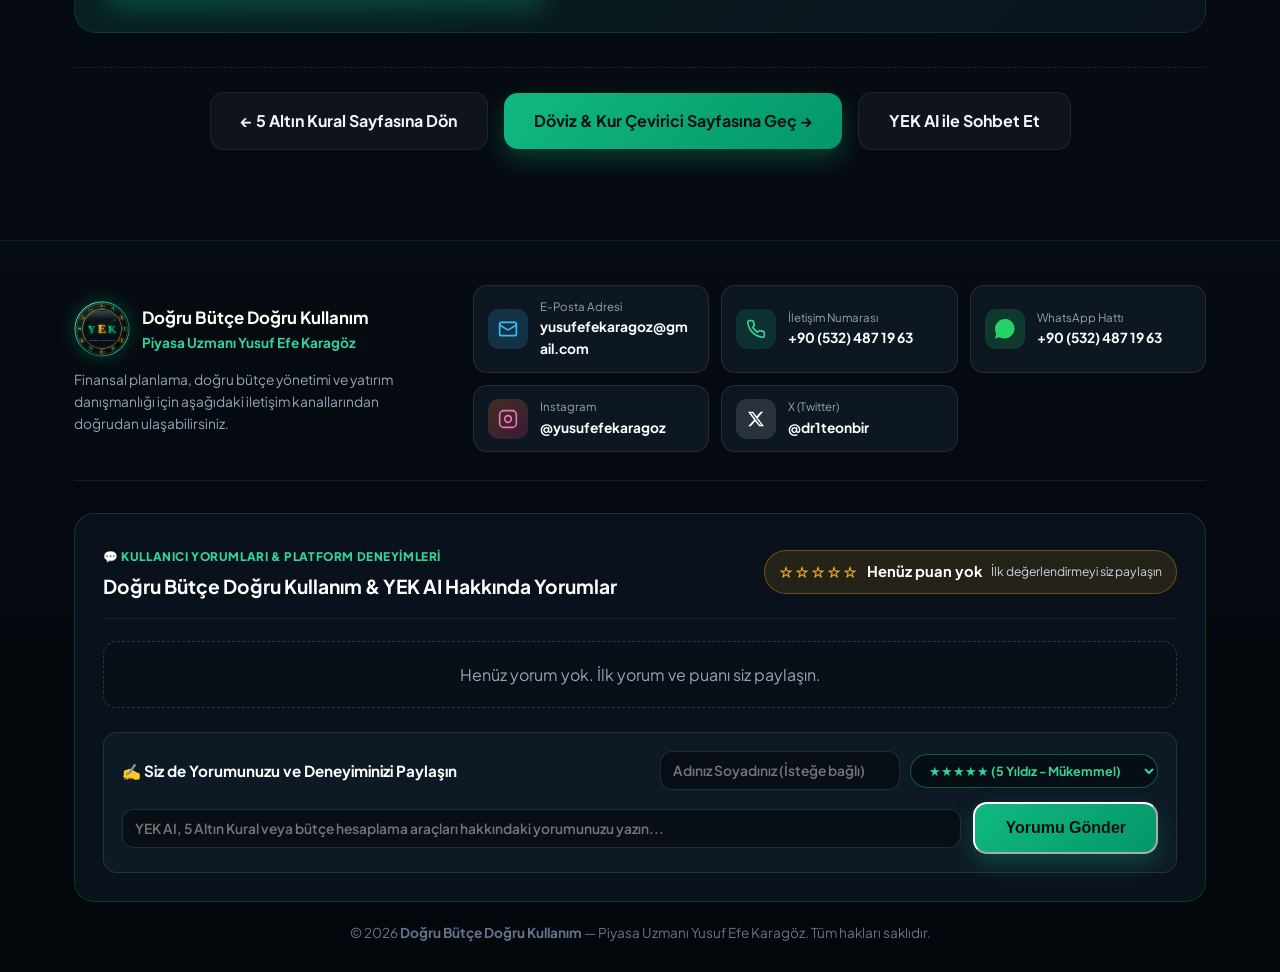
<file: tavsiye-motoru.html>
<!DOCTYPE html>
<html lang="tr">
<head>
  <meta charset="UTF-8" />
  <meta name="viewport" content="width=device-width, initial-scale=1.0" />
  <title>Tavsiye Motoru | Doğru Bütçe Doğru Kullanım - Yusuf Efe Karagöz</title>
  <link rel="preconnect" href="https://fonts.googleapis.com">
  <link rel="preconnect" href="https://fonts.gstatic.com" crossorigin>
  <link href="https://fonts.googleapis.com/css2?family=Cinzel:wght@600;700;800&family=Plus+Jakarta+Sans:wght@400;500;600;700;800&display=swap" rel="stylesheet">
  <link id="dynamicFavicon" rel="icon" type="image/svg+xml" href="logo.svg" />
  <link rel="shortcut icon" href="logo.svg" />
  <script>
  try {
    document.documentElement.dataset.theme = localStorage.getItem('yek_theme_preference') === 'light' ? 'light' : 'dark';
  } catch (error) {
    document.documentElement.dataset.theme = 'dark';
  }
</script>
  <link rel="stylesheet" href="style.css?v=11" />
</head>
<body>
  <div class="ambient-glow glow-1"></div>
  <div class="ambient-glow glow-2"></div>
  <div class="ambient-glow glow-3"></div>

  <!-- ÜST MENÜ -->
  <header class="navbar">
    <div class="container nav-container">
      <a href="index.html" class="brand">
        <img src="logo.svg" alt="YEK Logo" class="nav-logo" />
        <div class="brand-text">
          <span class="brand-title">Doğru Bütçe Doğru Kullanım</span>
          <span class="brand-subtitle">Piyasa Uzmanı Yusuf Efe Karagöz</span>
        </div>
      </a>

      <nav class="nav-links">
        <a href="index.html" class="nav-tab">
          <img src="logo.svg" alt="" class="link-mini-logo" />
          Ana Sayfa
        </a>
        <a href="butce-hesapla.html" class="nav-tab">
          <img src="logo.svg" alt="" class="link-mini-logo" />
          Bütçe Hesapla
        </a>
        <a href="gorsel-analiz.html" class="nav-tab">
          <img src="logo.svg" alt="" class="link-mini-logo" />
          Görsel Analiz
        </a>
        <a href="altin-kurallar.html" class="nav-tab">
          <img src="logo.svg" alt="" class="link-mini-logo" />
          5 Altın Kural
        </a>
        <a href="tavsiye-motoru.html" class="nav-tab active">
          <img src="logo.svg" alt="" class="link-mini-logo" />
          Tavsiye Motoru
        </a>
        <a href="doviz-cevirici.html" class="nav-tab">
          <img src="logo.svg" alt="" class="link-mini-logo" />
          Döviz & Kur Çevirici
        </a>
        <a href="yek-ai.html" class="nav-tab nav-ai-link">
          <img src="logo.svg" alt="" class="link-mini-logo" />
          YEK AI Sohbet
        </a>
      </nav>

      <div class="nav-right-group">
        <button type="button" id="printReportBtn" class="btn-nav-action" title="Sayfayı Yazdır / PDF Kaydet">
          <svg width="16" height="16" viewBox="0 0 24 24" fill="none" stroke="currentColor" stroke-width="2">
            <polyline points="6 9 6 2 18 2 18 9"></polyline>
            <path d="M6 18H4a2 2 0 0 1-2-2v-5a2 2 0 0 1 2-2h16a2 2 0 0 1 2 2v5a2 2 0 0 1-2 2h-2"></path>
            <rect x="6" y="14" width="12" height="8"></rect>
          </svg>
          <span>Rapor Al (PDF)</span>
        </button>
      </div>
    </div>
  </header>

  <!-- Canlı Piyasa Şeridi -->
  <div class="market-ticker-bar">
    <div class="container ticker-container">
      <a href="doviz-cevirici.html" class="ticker-item" style="text-decoration:none;">
        <span class="coin-icon coin-usd">$</span>
        <span class="ticker-name">USD / TRY</span>
        <span id="tickerUSD" class="ticker-val up">₺34,35</span>
      </a>
      <a href="doviz-cevirici.html" class="ticker-item" style="text-decoration:none;">
        <span class="coin-icon coin-eur">€</span>
        <span class="ticker-name">EUR / TRY</span>
        <span id="tickerEUR" class="ticker-val up">₺37,25</span>
      </a>
      <a href="doviz-cevirici.html" class="ticker-item" style="text-decoration:none;">
        <span class="coin-icon coin-tl">£</span>
        <span class="ticker-name">GBP / TRY</span>
        <span id="tickerGBP" class="ticker-val up">₺44,50</span>
      </a>
      <a href="doviz-cevirici.html" class="ticker-item" style="text-decoration:none;">
        <span class="coin-icon coin-gold">Au</span>
        <span class="ticker-name">GRAM ALTIN</span>
        <span id="tickerGAU" class="ticker-val gold">₺3.060</span>
      </a>
      <a href="doviz-cevirici.html" class="ticker-item" style="text-decoration:none;">
        <span class="coin-icon coin-btc">₿</span>
        <span class="ticker-name">BITCOIN (TRY)</span>
        <span id="tickerBTC" class="ticker-val gold">₺2.495.000</span>
      </a>
    </div>
  </div>

  <!-- SADECE AKILLI TAVSİYE MOTORU SAYFASI İÇERİĞİ -->
  <main class="spa-pages-container">
    <section class="advisor-section">
      <div class="container">
        <div class="smart-engine-wrapper">
          <div class="smart-engine-header">
            <div class="engine-badge-row">
              <img src="logo.svg" alt="YEK" class="pill-mini-logo" />
              <span>AKILLI BÜTÇE & YATIRIM ALGORİTMASI</span>
            </div>
            <h3>Yusuf Efe Karagöz Akıllı Tavsiye Motoru</h3>
            <p>Bütçe Hesapla sayfasındaki gelir-gider kalemleriniz ve mevcut birikiminiz doğrultusunda üretilen <strong>kişiye özel eylem tavsiyeleri</strong>:</p>
          </div>

          <div class="engine-score-banner">
            <div class="score-circle-box">
              <div class="score-ring">
                <strong id="engineScoreValue">85</strong>
                <span>/ 100</span>
              </div>
              <small id="engineScoreLabel">Bütçe Puanı</small>
            </div>
            <div class="score-summary-text">
              <h4 id="engineMainVerdict">Bütçe Analiziniz Hazır</h4>
              <p id="engineMainSummary">Gelir ve gider verilerinize göre özel stratejiler aşağıda listelenmiştir.</p>
            </div>
          </div>

          <div id="smartAdviceGrid" class="smart-advice-grid"></div>
        </div>

        <div id="uzman-hakkinda" class="expert-profile-card">
          <div class="expert-profile-left">
            <img src="logo.svg" alt="Yusuf Efe Karagöz Logo" class="expert-large-logo" />
            <div>
              <span class="step-tag">BÜTÇE & PİYASA UZMANI</span>
              <h3>Yusuf Efe Karagöz</h3>
              <p>Finansal okuryazarlık, doğru bütçe yönetimi, algoritmik fon sepetleri (DCA) ve risk kontrollü servet inşası üzerine geliştirdiği <strong>"Doğru Bütçe Doğru Kullanım"</strong> metodolojisiyle bireylerin gelirlerini finansal özgürlüğe dönüştürmesine rehberlik eder.</p>
            </div>
          </div>
          <div class="expert-profile-actions">
            <button type="button" id="printReportBtnBottom" class="btn btn-primary">
              <img src="logo.svg" alt="YEK" class="btn-logo-icon" />
              <span>Kişisel Bütçe Raporumu Yazdır / PDF Kaydet</span>
            </button>
          </div>
        </div>

        <div class="page-nav-footer">
          <a href="altin-kurallar.html" class="btn btn-secondary">
            ← 5 Altın Kural Sayfasına Dön
          </a>
          <a href="doviz-cevirici.html" class="btn btn-primary">
            <span>Döviz & Kur Çevirici Sayfasına Geç →</span>
          </a>
          <a href="yek-ai.html" class="btn btn-secondary">
            <span>YEK AI ile Sohbet Et</span>
          </a>
        </div>
      </div>
    </section>
  </main>

  <!-- EN ALTTA İLETİŞİM VE SOSYAL MEDYA BİLGİLERİ -->
  <footer class="footer">
    <div class="container">
      <div class="contact-footer-grid">
        <div class="contact-brand-col">
          <div class="footer-brand">
            <img src="logo.svg" alt="YEK" class="footer-logo-large" />
            <div>
              <strong class="footer-title-text">Doğru Bütçe Doğru Kullanım</strong>
              <span class="footer-sub-text">Piyasa Uzmanı Yusuf Efe Karagöz</span>
            </div>
          </div>
          <p class="footer-desc">
            Finansal planlama, doğru bütçe yönetimi ve yatırım danışmanlığı için aşağıdaki iletişim kanallarından doğrudan ulaşabilirsiniz.
          </p>
        </div>

        <div class="contact-links-grid">
          <a href="mailto:yusufefekaragoz@gmail.com" class="contact-pill-item">
            <span class="social-icon icon-email"><svg width="20" height="20" viewBox="0 0 24 24" fill="none" stroke="currentColor" stroke-width="2"><rect x="2" y="4" width="20" height="16" rx="2"></rect><path d="m22 7-8.97 5.7a1.94 1.94 0 0 1-2.06 0L2 7"></path></svg></span>
            <div class="contact-meta"><small>E-Posta Adresi</small><strong>yusufefekaragoz@gmail.com</strong></div>
          </a>
          <a href="tel:+905324871963" class="contact-pill-item">
            <span class="social-icon icon-phone"><svg width="20" height="20" viewBox="0 0 24 24" fill="none" stroke="currentColor" stroke-width="2"><path d="M22 16.92v3a2 2 0 0 1-2.18 2 19.79 19.79 0 0 1-8.63-3.07 19.5 19.5 0 0 1-6-6 19.79 19.79 0 0 1-3.07-8.67A2 2 0 0 1 4.11 2h3a2 2 0 0 1 2 1.72 12.84 12.84 0 0 0 .7 2.81 2 2 0 0 1-.45 2.11L8.09 9.91a16 16 0 0 0 6 6l1.27-1.27a2 2 0 0 1 2.11-.45 12.84 12.84 0 0 0 2.81.7A2 2 0 0 1 22 16.92z"></path></svg></span>
            <div class="contact-meta"><small>İletişim Numarası</small><strong>+90 (532) 487 19 63</strong></div>
          </a>
          <a href="https://wa.me/905324871963" target="_blank" rel="noopener noreferrer" class="contact-pill-item">
            <span class="social-icon icon-whatsapp"><svg width="20" height="20" viewBox="0 0 24 24" fill="currentColor"><path d="M12.031 6.172c-3.181 0-5.767 2.586-5.768 5.766-.001 1.298.38 2.27 1.019 3.287l-.582 2.128 2.182-.573c.978.58 1.911.928 3.145.929 3.178 0 5.767-2.587 5.768-5.766.001-3.187-2.575-5.77-5.764-5.771zm3.392 8.244c-.144.405-.837.774-1.17.824-.299.045-.677.063-1.092-.069-.252-.08-.575-.187-.988-.365-1.739-.751-2.874-2.502-2.961-2.617-.087-.116-.708-.94-.708-1.793s.448-1.273.607-1.446c.159-.173.346-.217.462-.217l.332.006c.106.005.249-.04.39.298.144.347.491 1.2.534 1.287.043.087.072.188.014.304-.058.116-.087.188-.173.289l-.26.304c-.087.086-.177.18-.076.354.101.174.449.741.964 1.201.662.591 1.221.774 1.394.86s.274.072.376-.043c.101-.116.433-.506.549-.68.116-.173.231-.145.39-.087s1.011.477 1.184.564.289.13.332.202c.045.072.045.419-.1.824zm-3.423-14.416c-6.627 0-12 5.373-12 12 0 2.126.556 4.124 1.533 5.862l-1.533 5.602 5.736-1.504c1.696.906 3.631 1.422 5.691 1.422 6.627 0 12-5.373 12-12s-5.373-12-12.427-11.382z"/></svg></span>
            <div class="contact-meta"><small>WhatsApp Hattı</small><strong>+90 (532) 487 19 63</strong></div>
          </a>
          <a href="https://instagram.com/yusufefekaragoz" target="_blank" rel="noopener noreferrer" class="contact-pill-item">
            <span class="social-icon icon-instagram"><svg width="20" height="20" viewBox="0 0 24 24" fill="none" stroke="currentColor" stroke-width="2"><rect x="2" y="2" width="20" height="20" rx="5" ry="5"></rect><path d="M16 11.37A4 4 0 1 1 12.63 8 4 4 0 0 1 16 11.37z"></path><line x1="17.5" y1="6.5" x2="17.51" y2="6.5"></line></svg></span>
            <div class="contact-meta"><small>Instagram</small><strong>@yusufefekaragoz</strong></div>
          </a>
          <a href="https://x.com/dr1teonbir" target="_blank" rel="noopener noreferrer" class="contact-pill-item">
            <span class="social-icon icon-x"><svg width="18" height="18" viewBox="0 0 24 24" fill="currentColor"><path d="M18.244 2.25h3.308l-7.227 8.26 8.502 11.24H16.17l-5.214-6.817L4.99 21.75H1.68l7.73-8.835L1.254 2.25H8.08l4.713 6.231zm-1.161 17.52h1.833L7.084 4.126H5.117z"/></svg></span>
            <div class="contact-meta"><small>X (Twitter)</small><strong>@dr1teonbir</strong></div>
          </a>
        </div>
      </div>
      <div class="footer-bottom-bar">
        <p class="footer-copy">© 2026 <strong>Doğru Bütçe Doğru Kullanım</strong> — Piyasa Uzmanı Yusuf Efe Karagöz. Tüm hakları saklıdır.</p>
      </div>
    </div>
  </footer>

  <a href="yek-ai.html" class="floating-ai-launcher" title="YEK AI ile Piyasa & Bütçe Sohbeti Yap">
    <img src="logo.svg" alt="YEK AI" class="launcher-logo" />
    <div class="launcher-text">
      <strong>YEK AI'ya Sor</strong>
      <small>Piyasa & Bütçe Sohbeti</small>
    </div>
  </a>

  <script src="yek-rewards.js?v=2"></script>
  <script src="yek-stock-game.js?v=4"></script>
  <script src="script.js?v=16"></script>
</body>
</html>
</file>
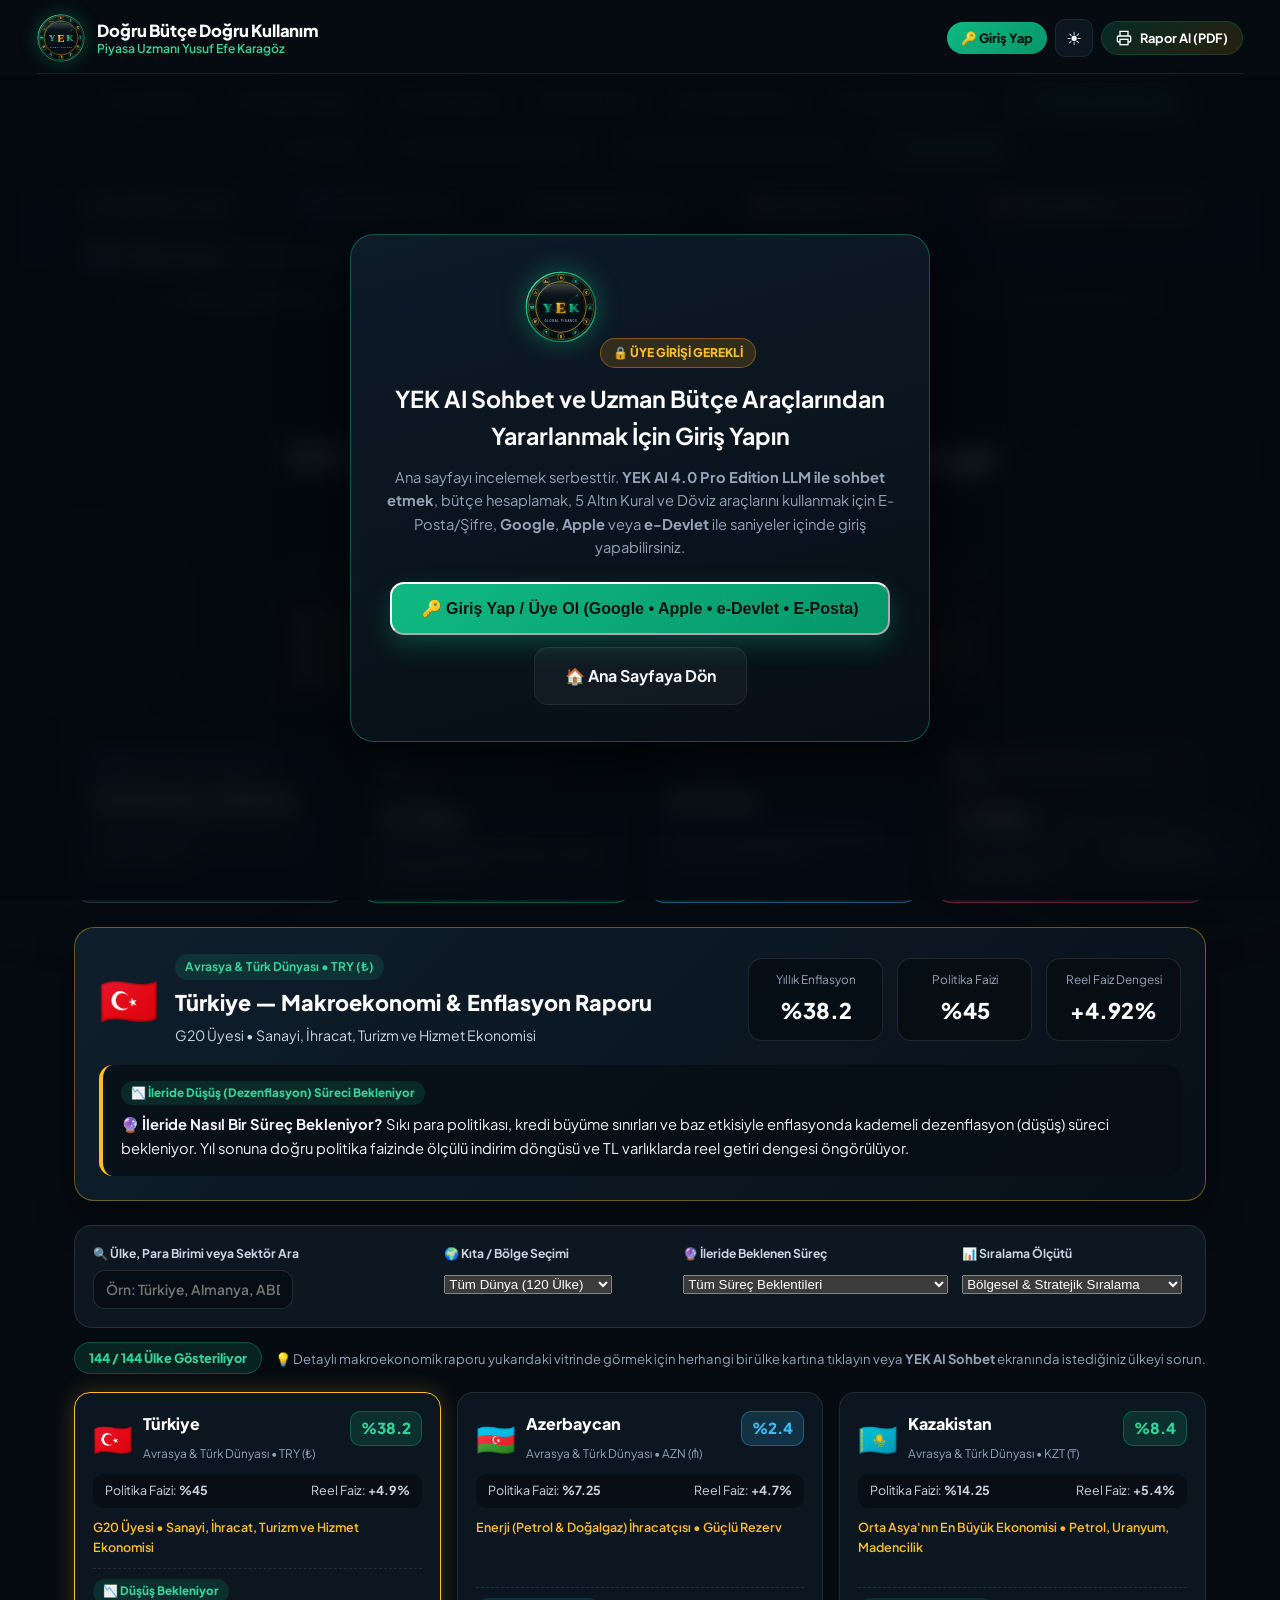
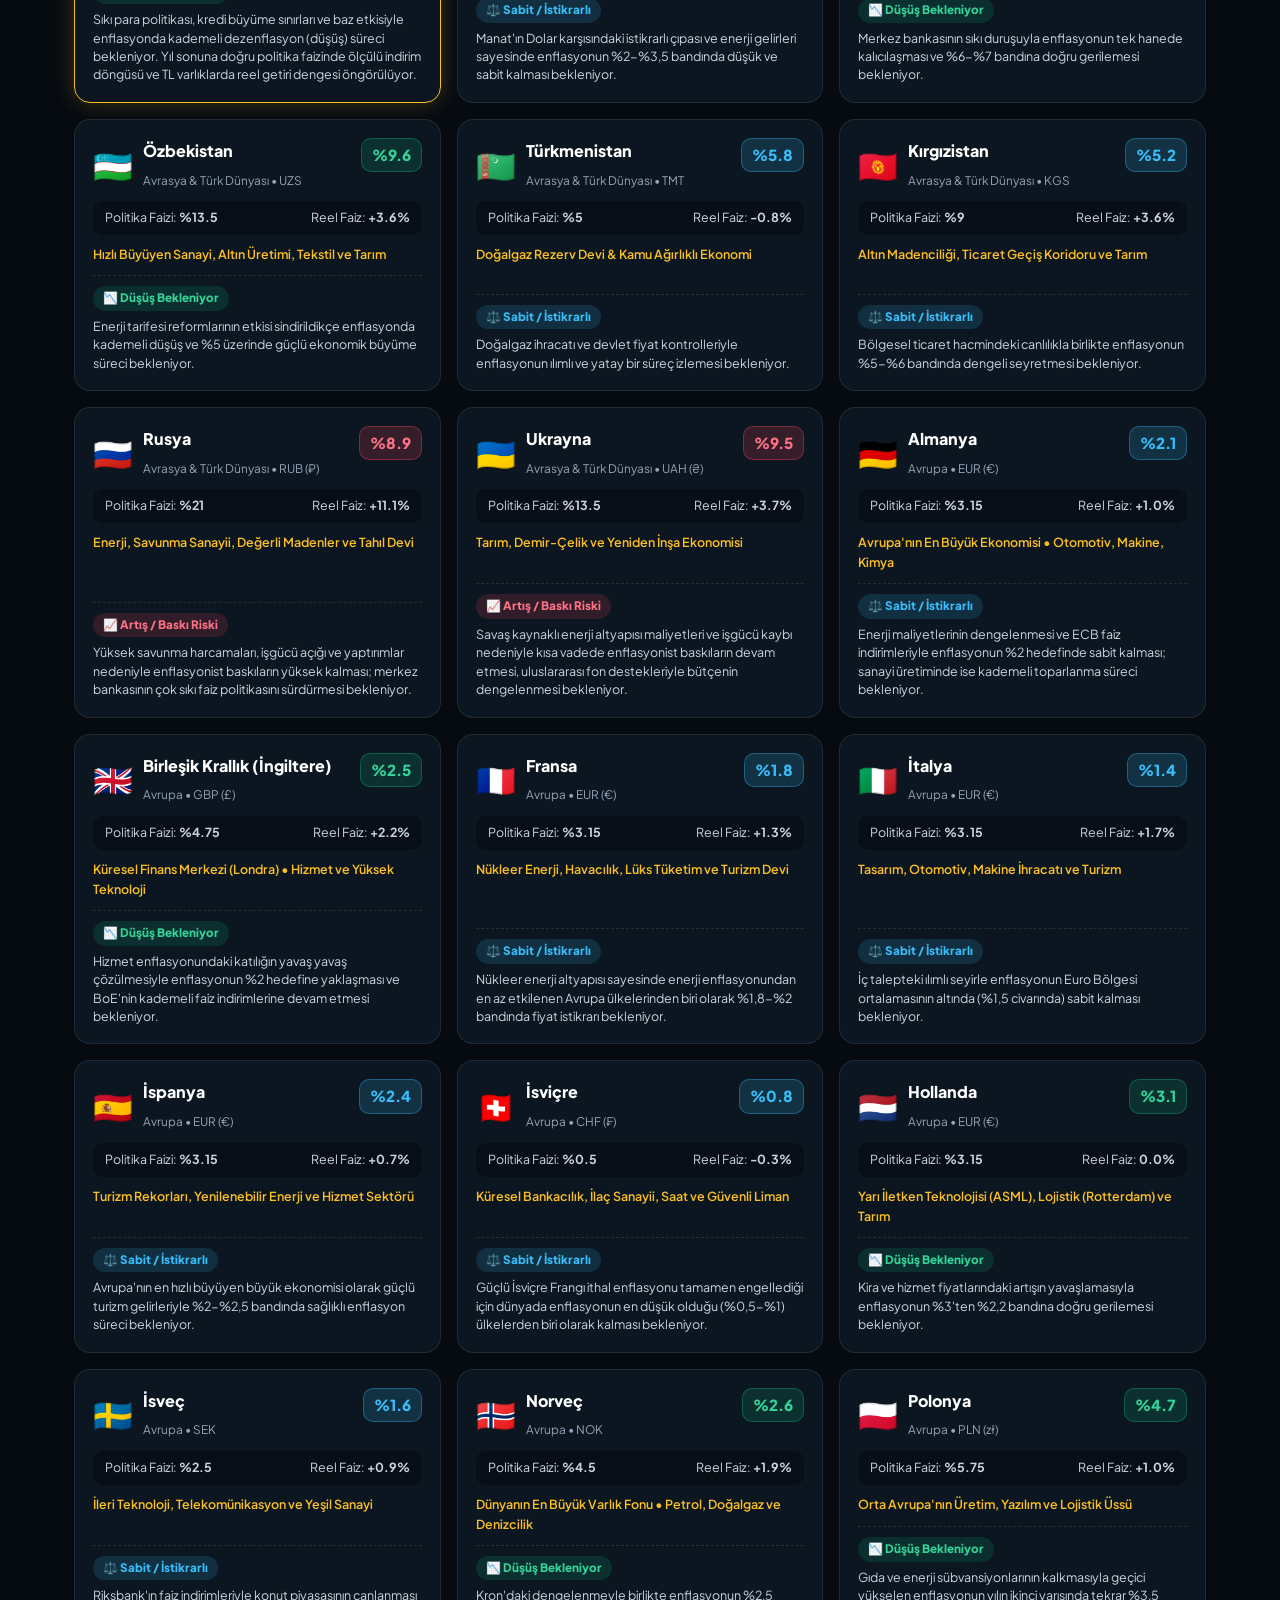
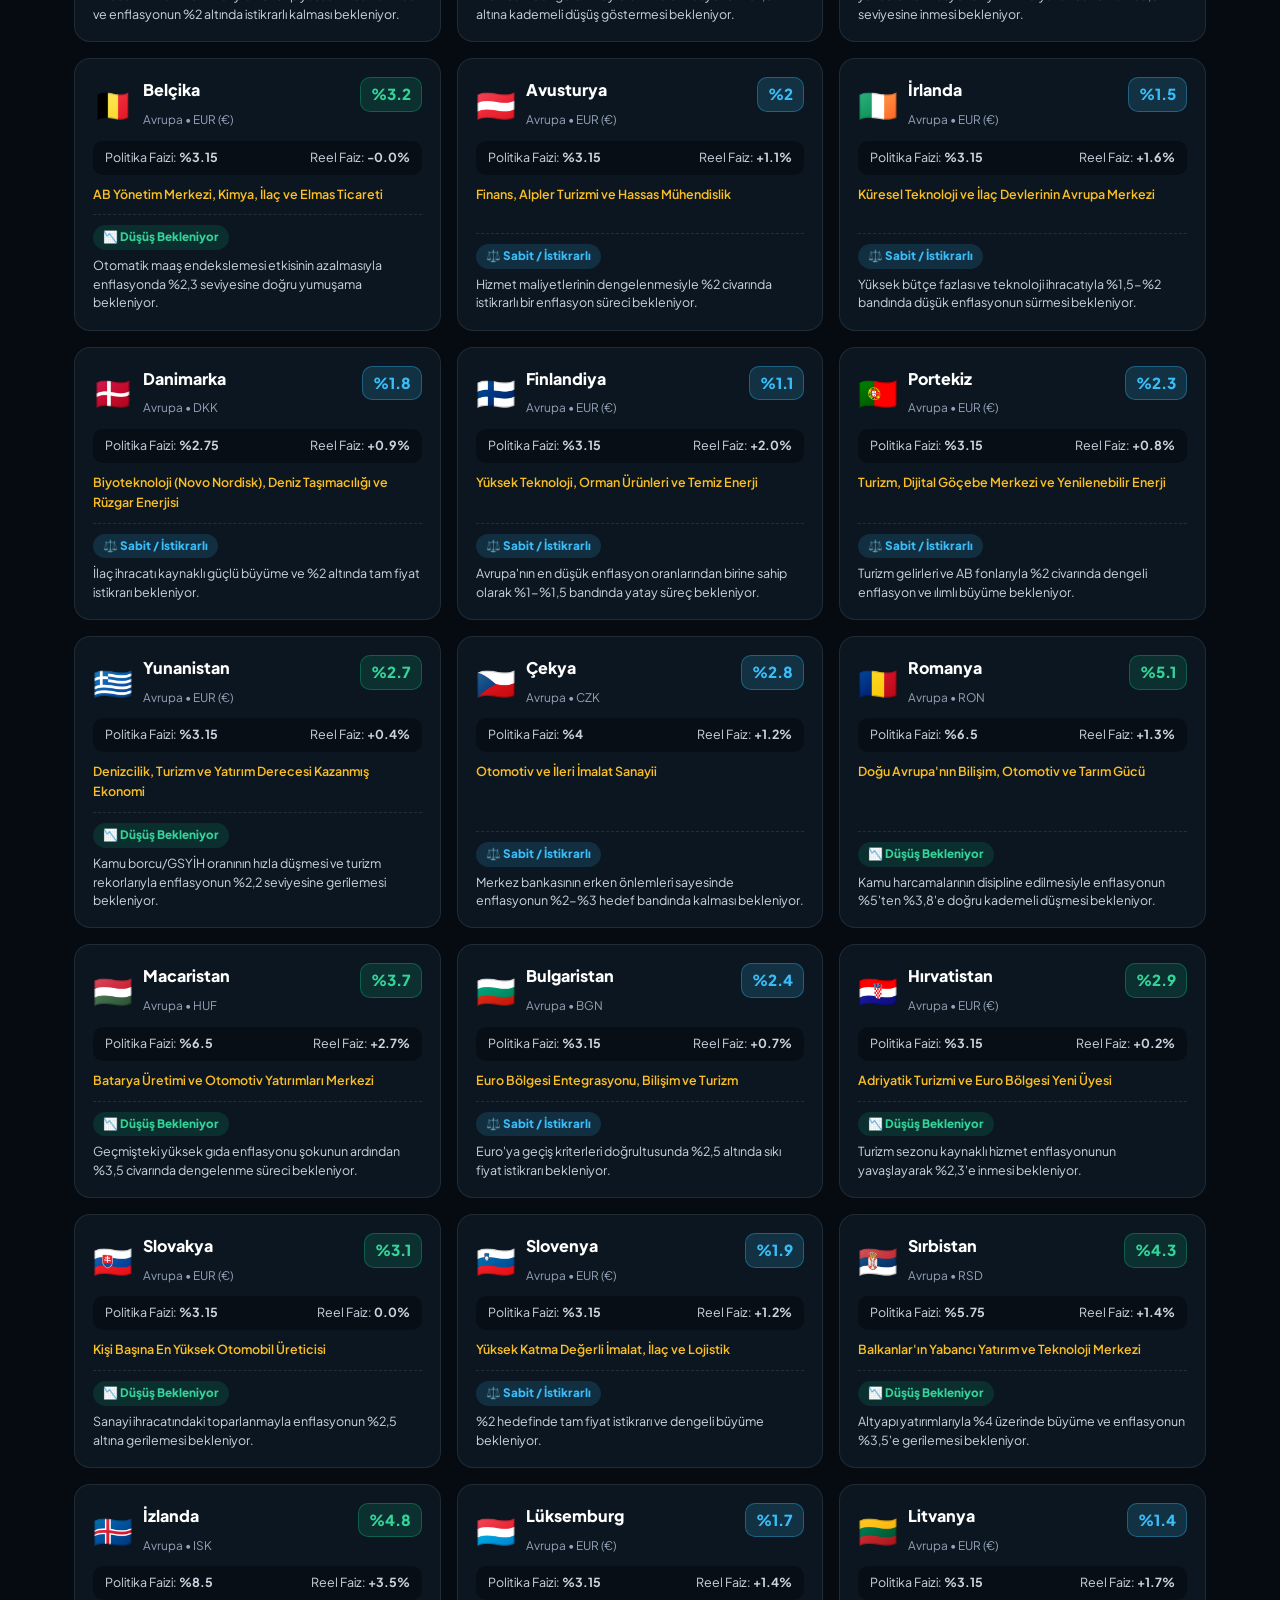
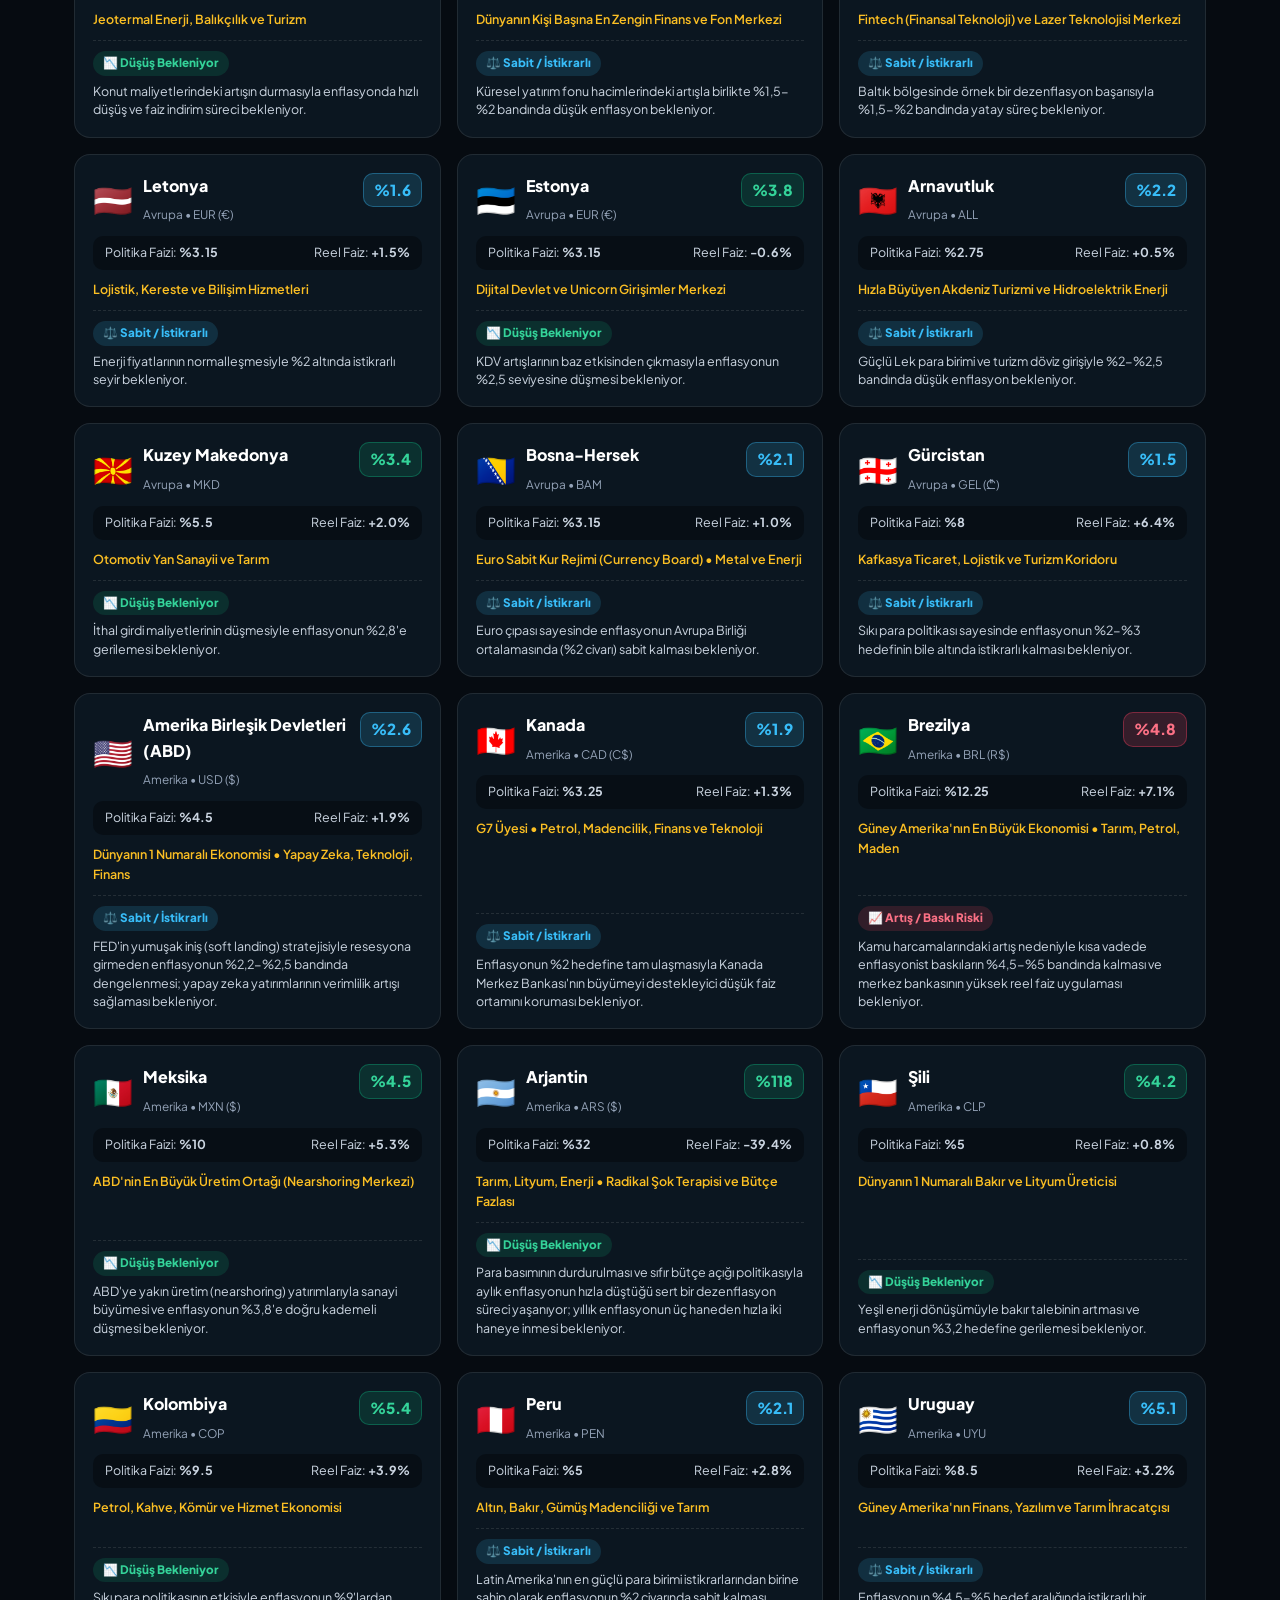
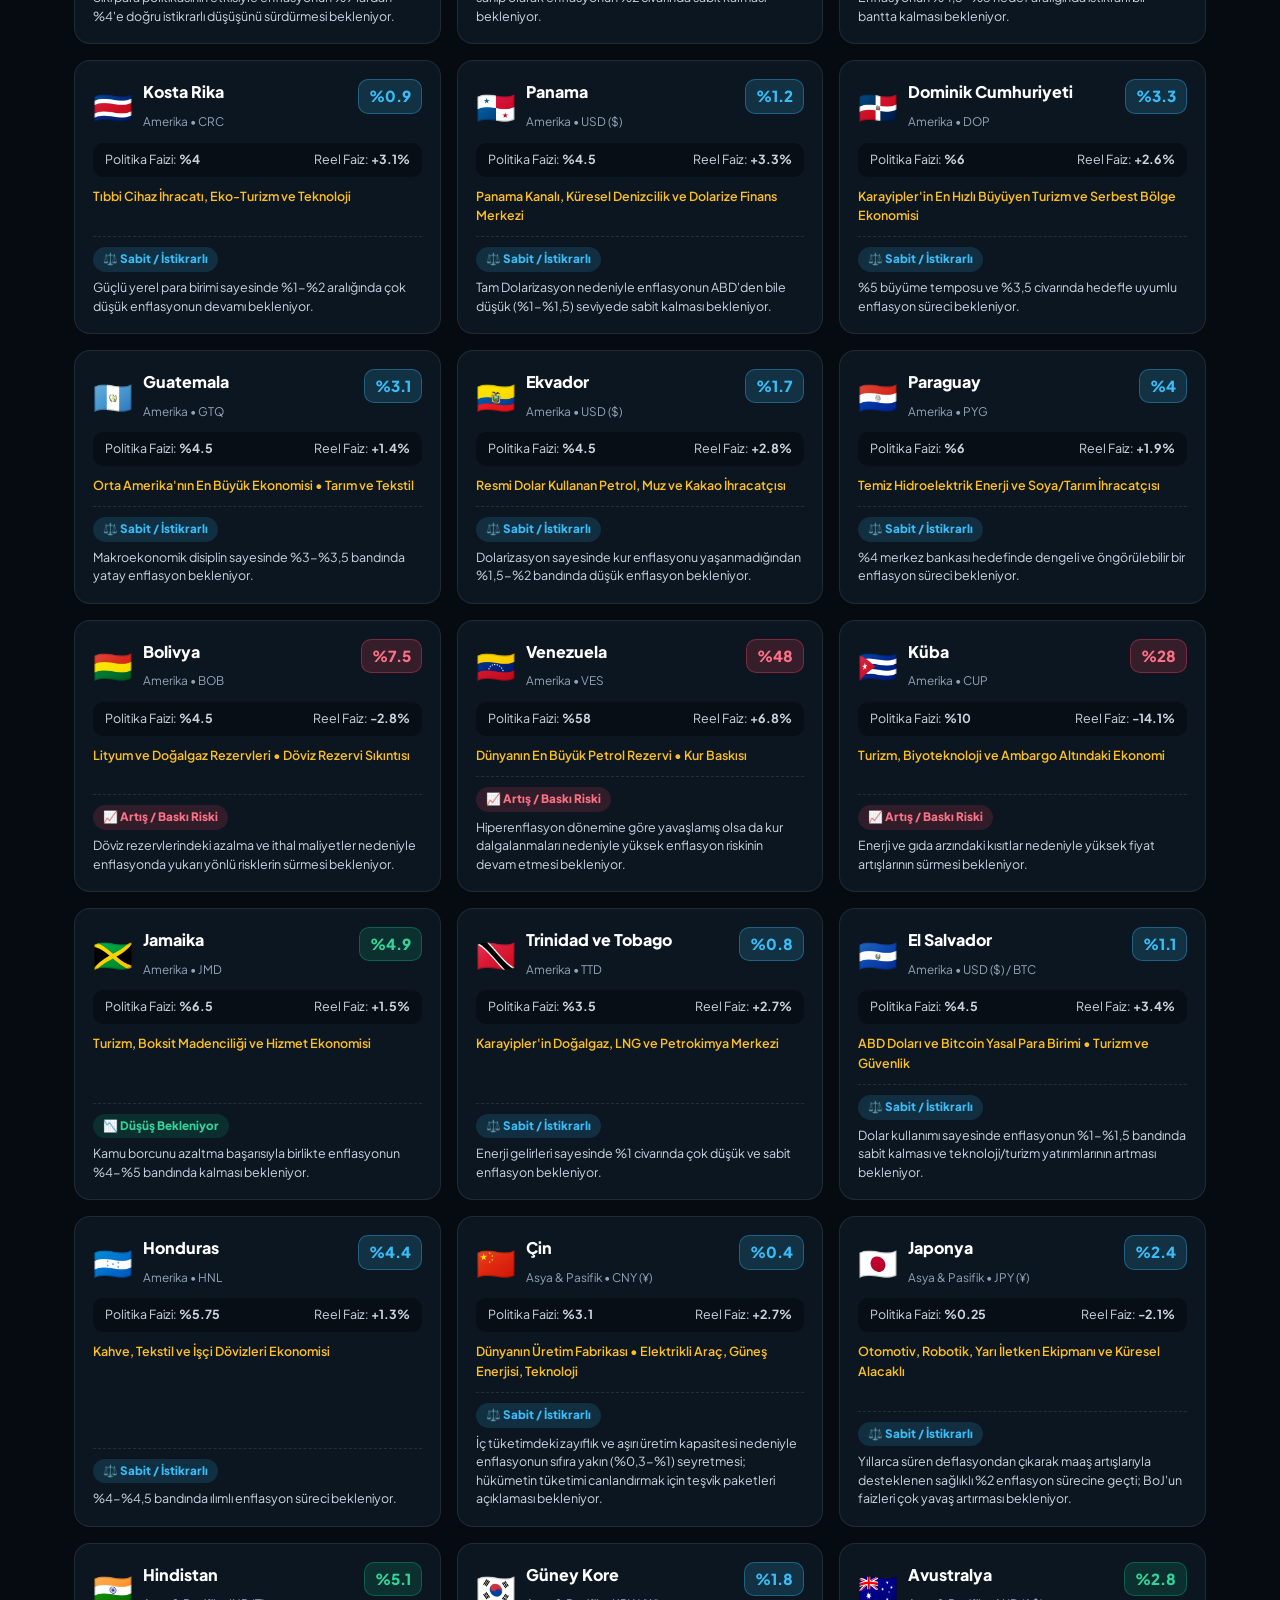
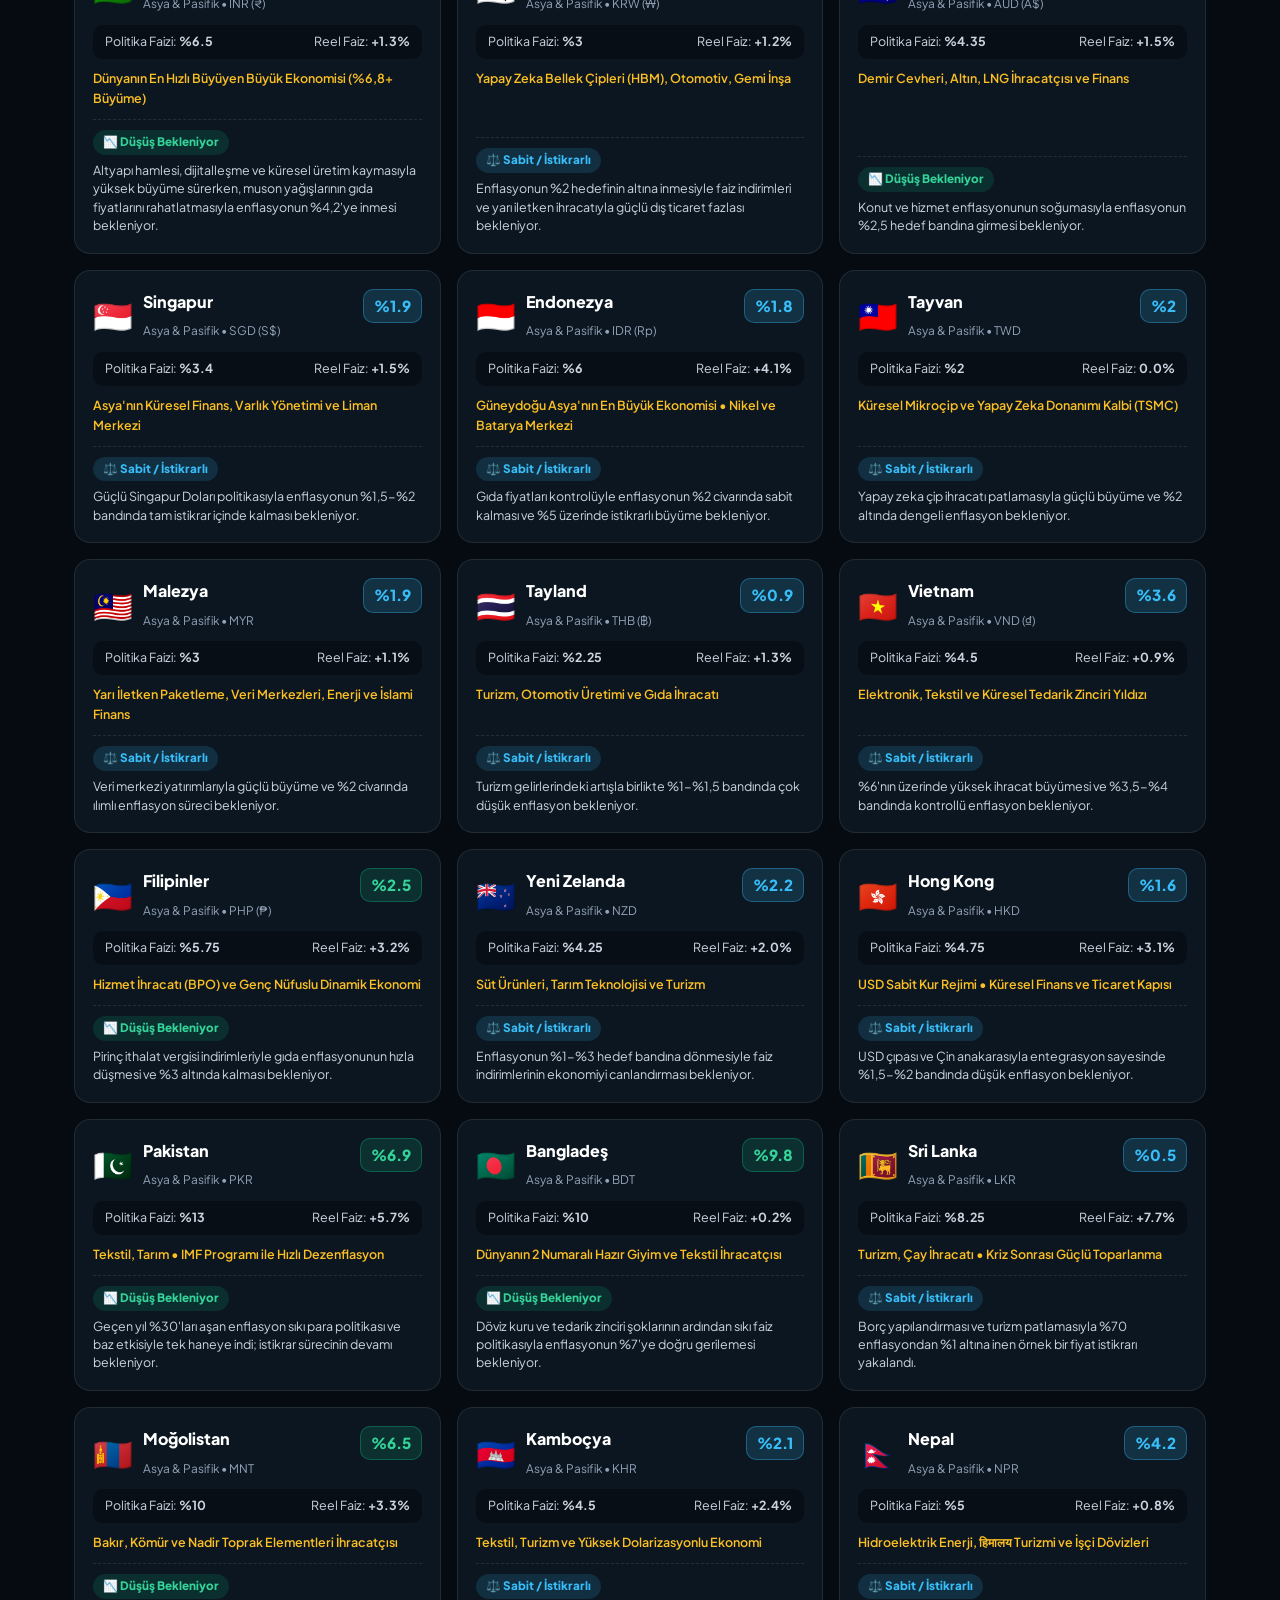
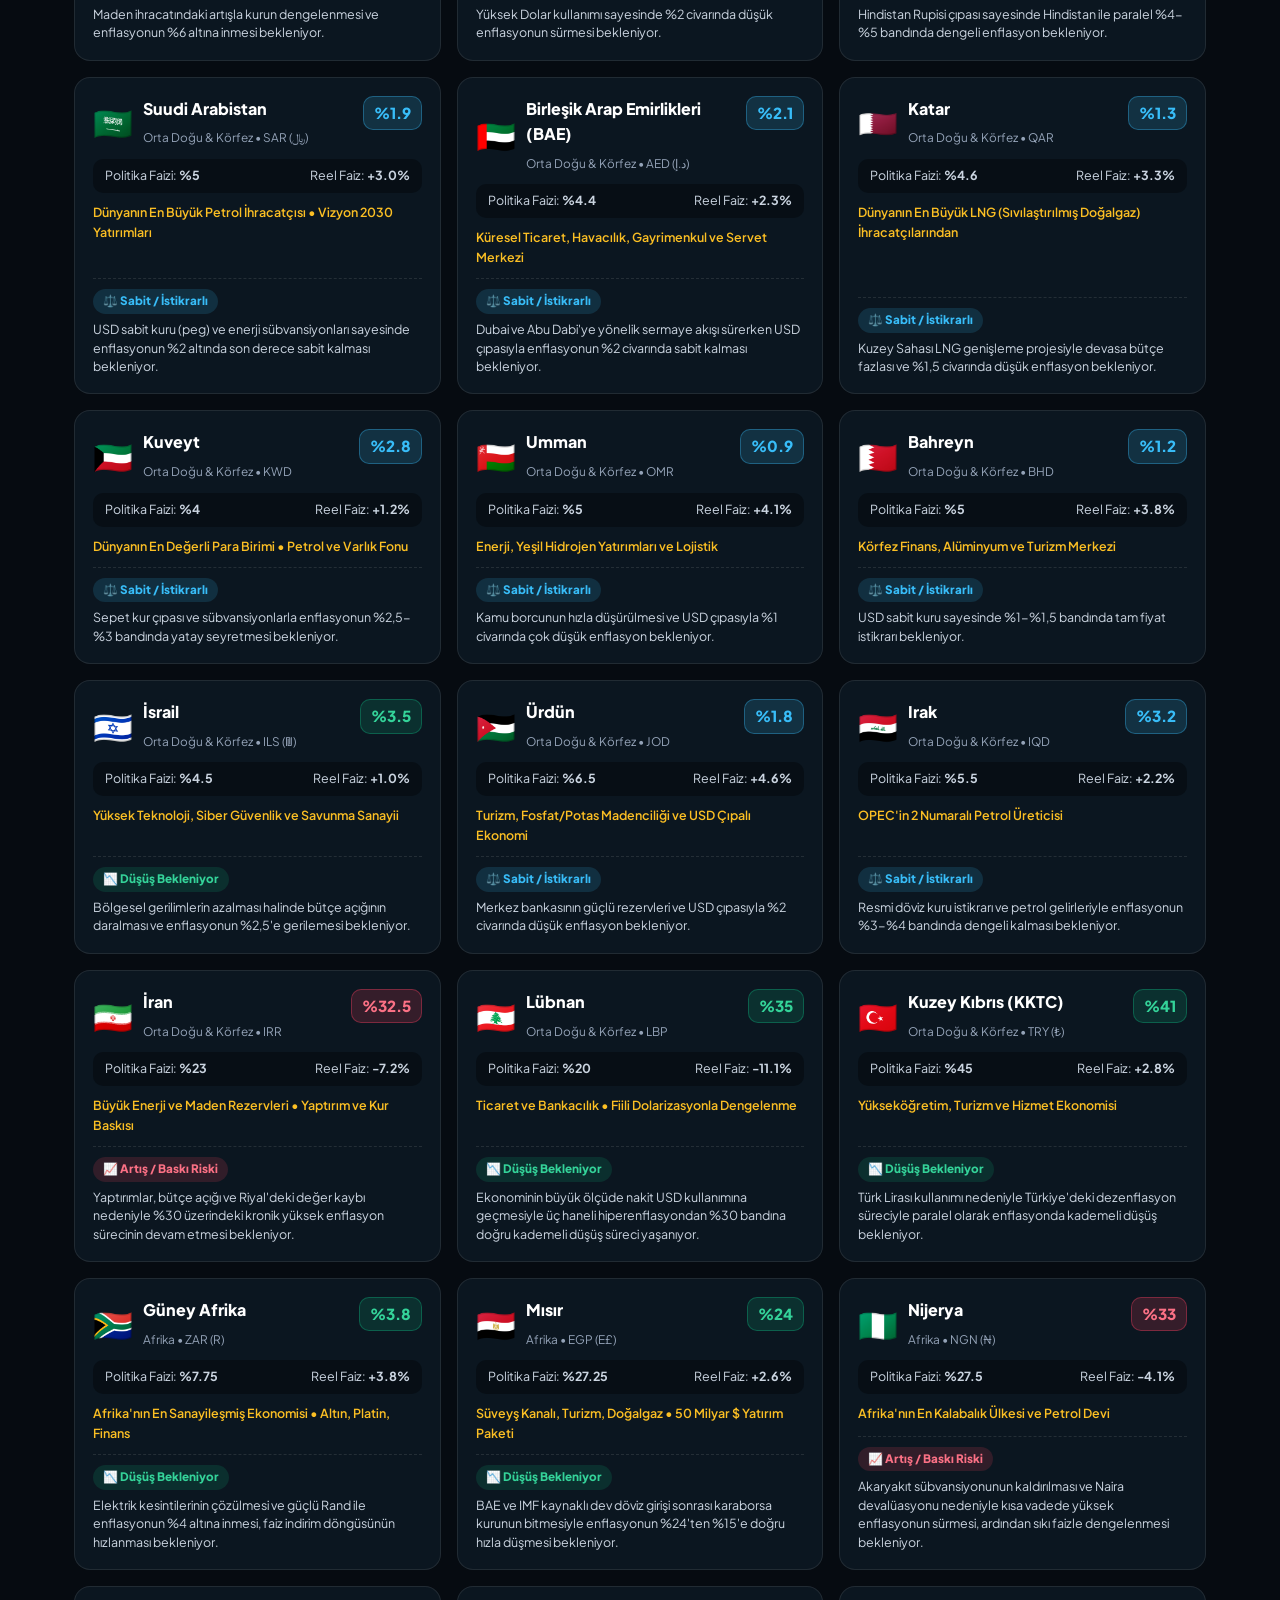
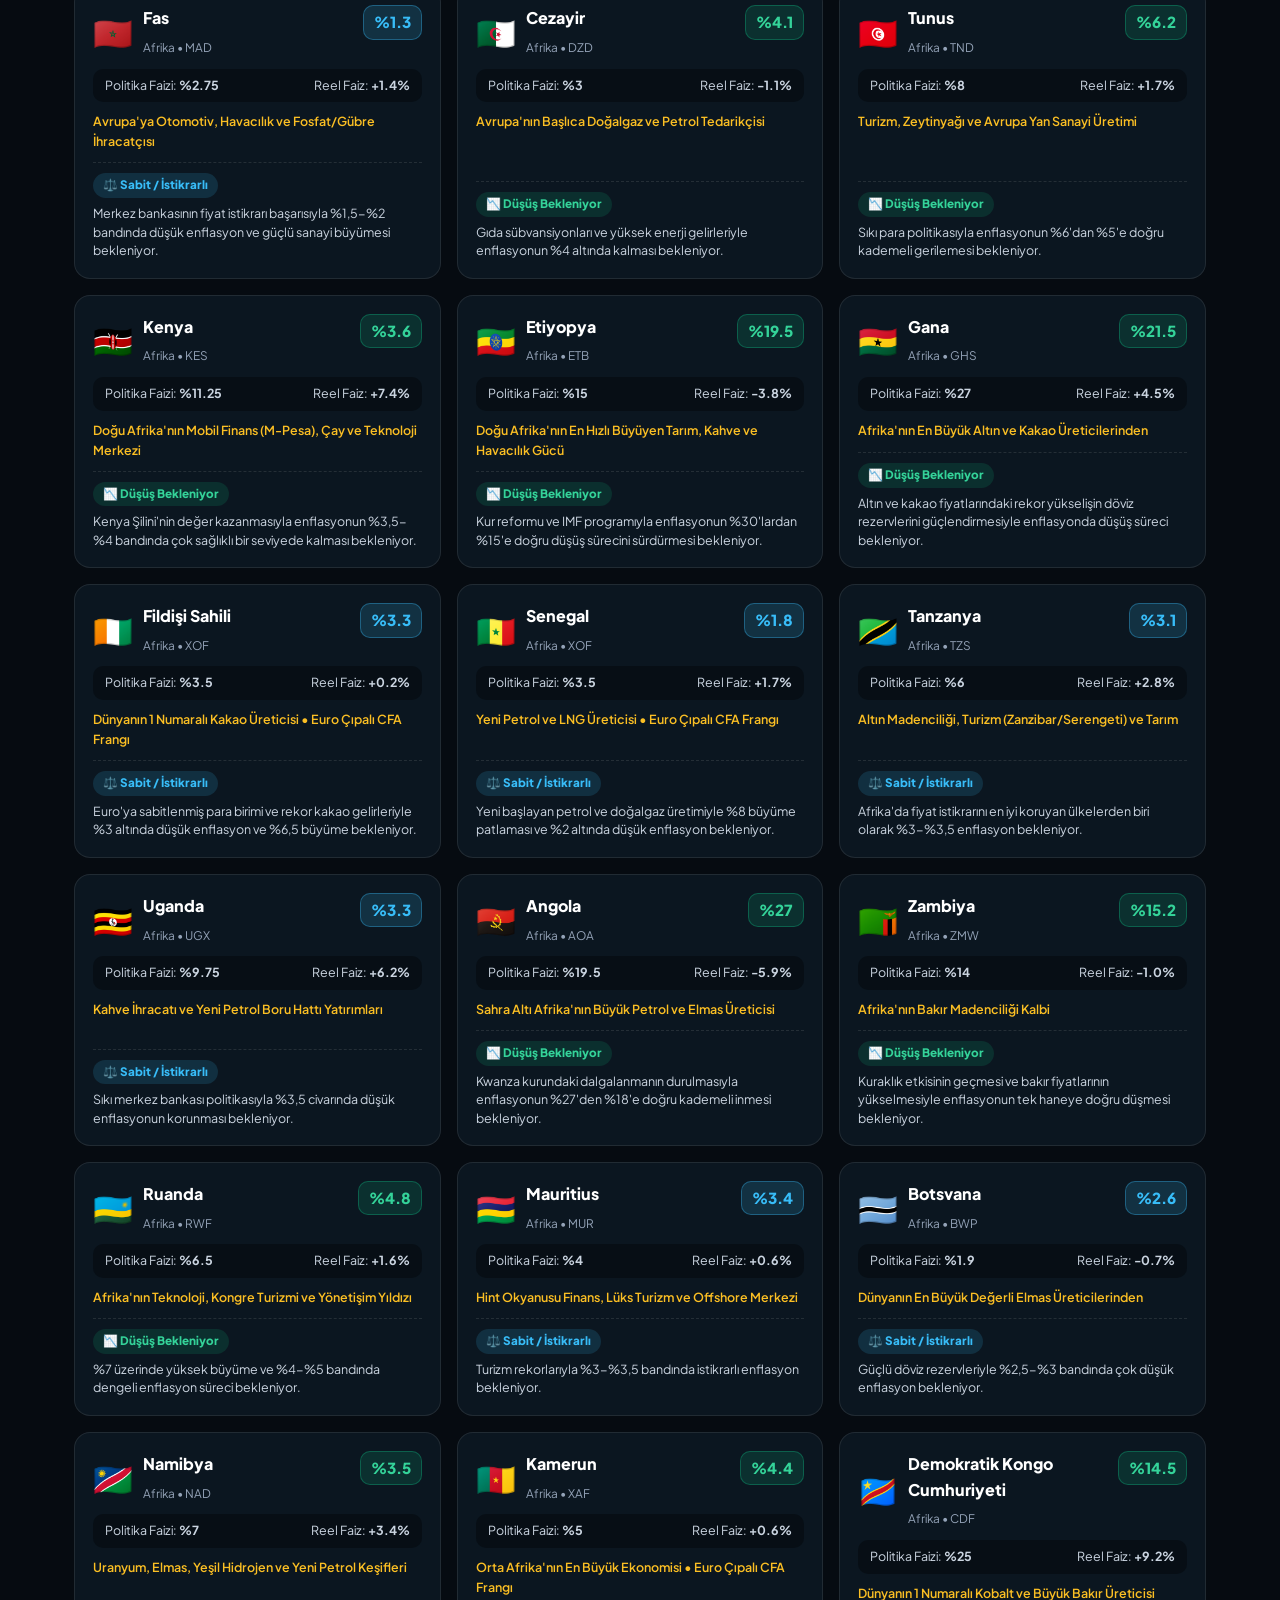
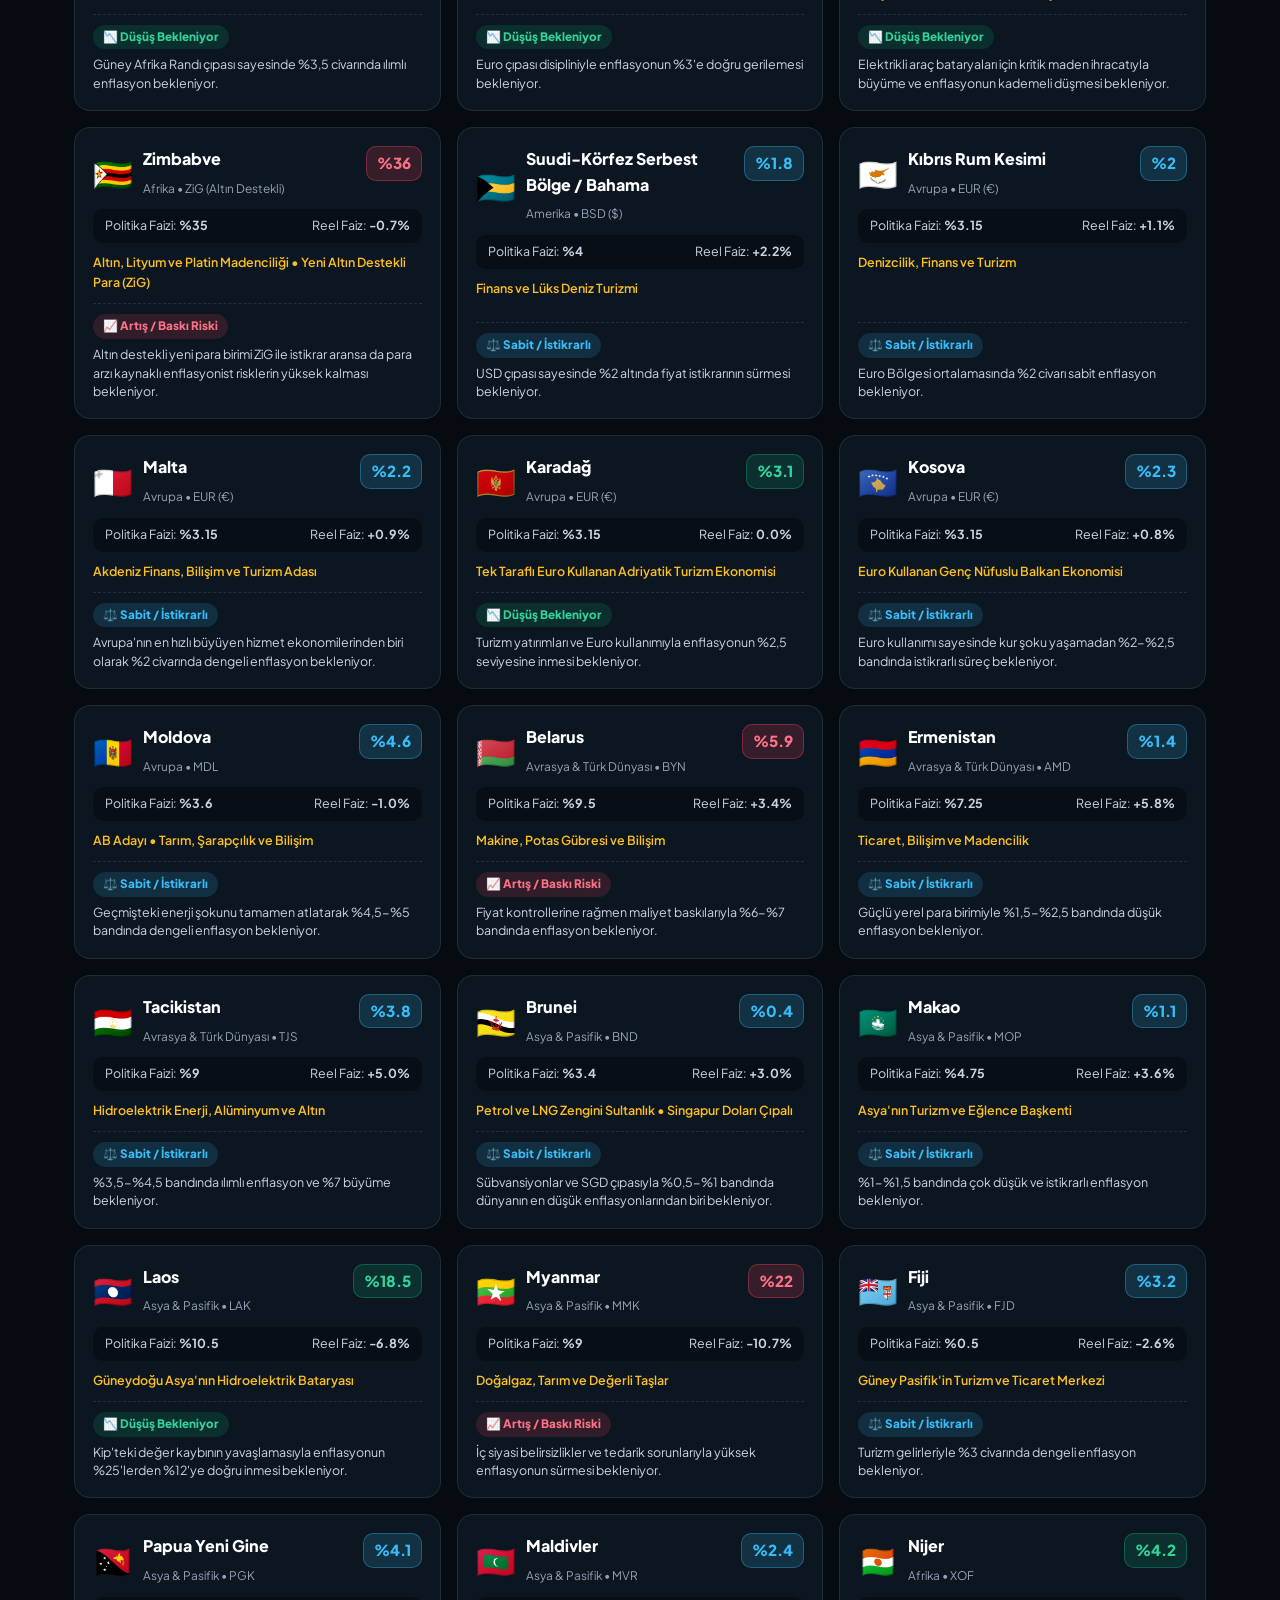
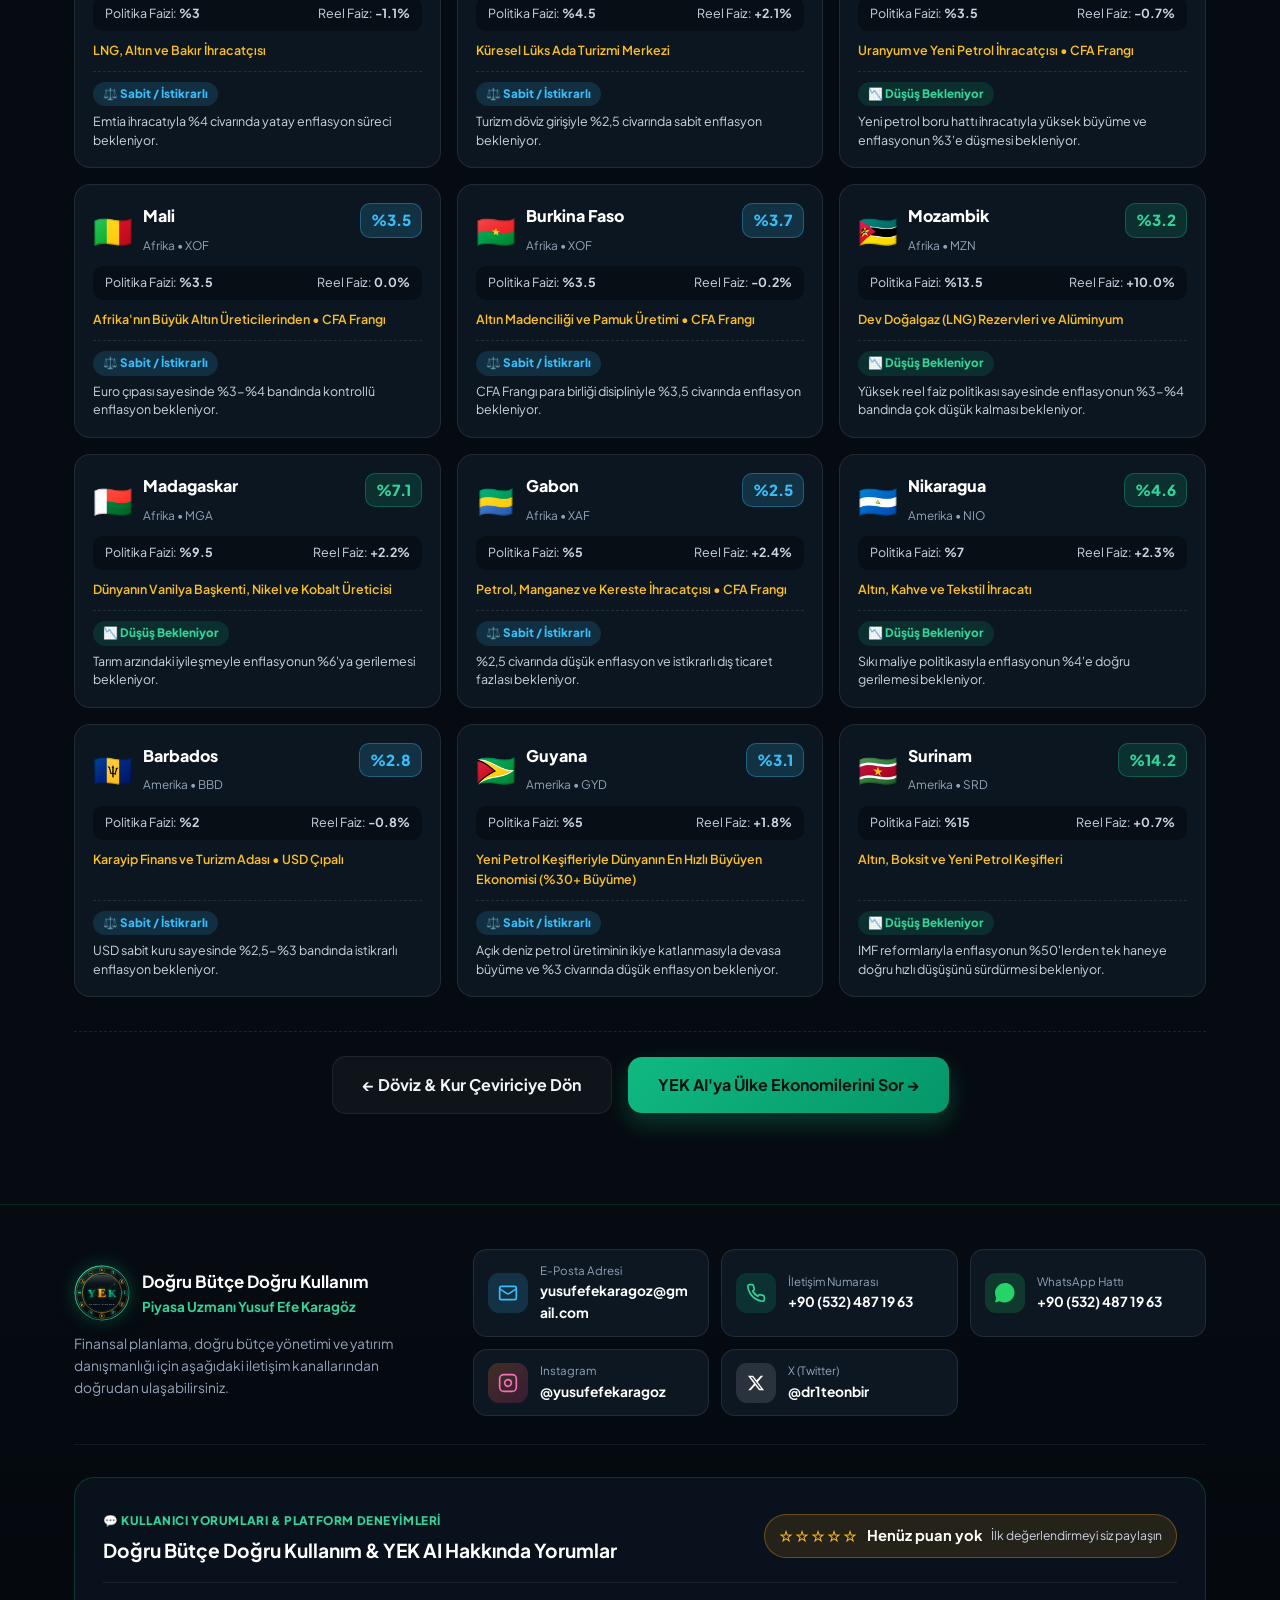
<file: ulkeler-enflasyon.html>
<!DOCTYPE html>
<html lang="tr">
<head>
  <meta charset="UTF-8" />
  <meta name="viewport" content="width=device-width, initial-scale=1.0" />
  <title>Ülkeler & Enflasyonlar (120 Ülke Analizi) | Doğru Bütçe Doğru Kullanım - Yusuf Efe Karagöz</title>
  <link rel="preconnect" href="https://fonts.googleapis.com">
  <link rel="preconnect" href="https://fonts.gstatic.com" crossorigin>
  <link href="https://fonts.googleapis.com/css2?family=Cinzel:wght@600;700;800&family=Plus+Jakarta+Sans:wght@400;500;600;700;800&display=swap" rel="stylesheet">
  <link id="dynamicFavicon" rel="icon" type="image/svg+xml" href="logo.svg?v=4" />
  <link rel="shortcut icon" href="logo.svg?v=4" />
  <script>
  try {
    document.documentElement.dataset.theme = localStorage.getItem('yek_theme_preference') === 'light' ? 'light' : 'dark';
  } catch (error) {
    document.documentElement.dataset.theme = 'dark';
  }
</script>
  <link rel="stylesheet" href="style.css?v=11" />
</head>
<body>
  <div class="ambient-glow glow-1"></div>
  <div class="ambient-glow glow-2"></div>
  <div class="ambient-glow glow-3"></div>

  <!-- ÜST MENÜ -->
  <header class="navbar">
    <div class="container nav-container">
      <a href="index.html" class="brand">
        <img src="logo.svg?v=4" alt="YEK Logo" class="nav-logo" />
        <div class="brand-text">
          <span class="brand-title">Doğru Bütçe Doğru Kullanım</span>
          <span class="brand-subtitle">Piyasa Uzmanı Yusuf Efe Karagöz</span>
        </div>
      </a>

      <nav class="nav-links">
        <a href="index.html" class="nav-tab">
          <img src="logo.svg?v=4" alt="" class="link-mini-logo" />
          Ana Sayfa
        </a>
        <a href="butce-hesapla.html" class="nav-tab">
          <img src="logo.svg?v=4" alt="" class="link-mini-logo" />
          Bütçe Hesapla
        </a>
        <a href="gorsel-analiz.html" class="nav-tab">
          <img src="logo.svg?v=4" alt="" class="link-mini-logo" />
          Görsel Analiz
        </a>
        <a href="altin-kurallar.html" class="nav-tab">
          <img src="logo.svg?v=4" alt="" class="link-mini-logo" />
          5 Altın Kural
        </a>
        <a href="tavsiye-motoru.html" class="nav-tab">
          <img src="logo.svg?v=4" alt="" class="link-mini-logo" />
          Tavsiye Motoru
        </a>
        <a href="doviz-cevirici.html" class="nav-tab">
          <img src="logo.svg?v=4" alt="" class="link-mini-logo" />
          Döviz & Kur Çevirici
        </a>
        <a href="ulkeler-enflasyon.html" class="nav-tab active">
          <img src="logo.svg?v=4" alt="" class="link-mini-logo" />
          Ülkeler & Enflasyon
        </a>
        <a href="yek-ai.html" class="nav-tab nav-ai-link">
          <img src="logo.svg?v=4" alt="" class="link-mini-logo" />
          YEK AI Sohbet
        </a>
      </nav>

      <div class="nav-right-group">
        <button type="button" id="printReportBtn" class="btn-nav-action" title="Sayfayı Yazdır / PDF Kaydet">
          <svg width="16" height="16" viewBox="0 0 24 24" fill="none" stroke="currentColor" stroke-width="2">
            <polyline points="6 9 6 2 18 2 18 9"></polyline>
            <path d="M6 18H4a2 2 0 0 1-2-2v-5a2 2 0 0 1 2-2h16a2 2 0 0 1 2 2v5a2 2 0 0 1-2 2h-2"></path>
            <rect x="6" y="14" width="12" height="8"></rect>
          </svg>
          <span>Rapor Al (PDF)</span>
        </button>
      </div>
    </div>
  </header>

  <!-- Canlı Piyasa Şeridi -->
  <div class="market-ticker-bar">
    <div class="container ticker-container">
      <a href="doviz-cevirici.html" class="ticker-item" style="text-decoration:none;">
        <span class="coin-icon coin-usd">$</span>
        <span class="ticker-name">USD / TRY</span>
        <span id="tickerUSD" class="ticker-val up">₺49,84</span>
      </a>
      <a href="doviz-cevirici.html" class="ticker-item" style="text-decoration:none;">
        <span class="coin-icon coin-eur">€</span>
        <span class="ticker-name">EUR / TRY</span>
        <span id="tickerEUR" class="ticker-val up">₺55,50</span>
      </a>
      <a href="doviz-cevirici.html" class="ticker-item" style="text-decoration:none;">
        <span class="coin-icon coin-tl">£</span>
        <span class="ticker-name">GBP / TRY</span>
        <span id="tickerGBP" class="ticker-val up">₺66,53</span>
      </a>
      <a href="doviz-cevirici.html" class="ticker-item" style="text-decoration:none;">
        <span class="coin-icon coin-gold">Au</span>
        <span class="ticker-name">GRAM ALTIN</span>
        <span id="tickerGAU" class="ticker-val gold">₺6.500</span>
      </a>
      <a href="doviz-cevirici.html" class="ticker-item" style="text-decoration:none;">
        <span class="coin-icon coin-btc">₿</span>
        <span class="ticker-name">BITCOIN (TRY)</span>
        <span id="tickerBTC" class="ticker-val gold">₺4.010.000</span>
      </a>
      <a href="ulkeler-enflasyon.html" class="ticker-item ticker-rule-highlight" style="text-decoration:none;">
        <span class="coin-icon coin-tl">🌍</span>
        <span class="ticker-name">KÜRESEL ANALİZ:</span>
        <span class="ticker-val">120 Ülke Enflasyonu & Gelecek Süreç Beklentileri</span>
      </a>
    </div>
  </div>

  <!-- ANA İÇERİK: 120 ÜLKE ENFLASYON VE MAKROEKONOMİ ANALİZİ -->
  <main class="spa-pages-container">
    <section class="advisor-section">
      <div class="container">
        <div class="section-header">
          <div class="section-badge-wrap">
            <img src="logo.svg?v=4" alt="YEK" class="section-mini-logo" />
            <span class="step-tag">KÜRESEL MAKROEKONOMİ & 120 ÜLKE ENFLASYON RAPORU</span>
          </div>
          <h2>120 Ülke İçin Makroekonomik Gösterge Örnekleri</h2>
          <p>Ülke kartlarında uygulama içinde tanımlanmış enflasyon, politika faizi ve senaryo etiketleri yer alır.</p>
          <div class="data-provenance data-provenance-warning" role="note">
            <strong>Veri durumu:</strong> Bu tablo canlı bir resmî veri bağlantısı kullanmıyor. Uygulamadaki değerler için kaynak ve son güncelleme tarihi kayıtlı değil; güncel istatistik olarak değerlendirilmemeli. Güncel bilgi için ilgili ülkenin istatistik kurumu veya merkez bankasının yayınını kontrol edin.
          </div>
        </div>

        <!-- ÖZET KÜRESEL ENFLASYON KPI KARTLARI -->
        <div class="global-inf-kpi-grid">
          <div class="global-inf-kpi-card">
            <span class="kpi-eyebrow">🌐 ANALİZ EDİLEN EKONOMİ</span>
            <strong>120 Dünya Ülkesi</strong>
            <small>6 Kıta • G20, Avrupa, Amerika, Asya, Körfez ve Afrika</small>
          </div>
          <div class="global-inf-kpi-card falling">
            <span class="kpi-eyebrow">📉 DEZENFLASYON (DÜŞÜŞ) BEKLENEN</span>
            <strong id="kpiFallingCount">45 Ülke</strong>
            <small>Sıkı para politikası ile enflasyonu düşüş sürecinde olanlar</small>
          </div>
          <div class="global-inf-kpi-card stable">
            <span class="kpi-eyebrow">⚖️ FİYAT İSTİKRARI (SABİT) BEKLENEN</span>
            <strong id="kpiStableCount">65 Ülke</strong>
            <small>%1 - %3,5 hedef bandında dengeli ve yatay süreç beklenenler</small>
          </div>
          <div class="global-inf-kpi-card rising">
            <span class="kpi-eyebrow">📈 ENFLASYONİST BASKI / ARTIŞ RİSKİ</span>
            <strong id="kpiRisingCount">10 Ülke</strong>
            <small>Kur, bütçe açığı veya jeopolitik maliyet baskısı yaşayanlar</small>
          </div>
        </div>

        <!-- SEÇİLİ ÜLKE DETAY SPOTLIGHT KARTI -->
        <div id="selectedCountrySpotlight" class="selected-country-spotlight-wrap"></div>

        <!-- ARAMA, BÖLGE VE BEKLENEN SÜREÇ FİLTRE ÇUBUĞU -->
        <div class="countries-filter-bar">
          <div class="filter-search-col">
            <label for="countrySearchInput">🔍 Ülke, Para Birimi veya Sektör Ara</label>
            <input
              type="text"
              id="countrySearchInput"
              class="text-input"
              placeholder="Örn: Türkiye, Almanya, ABD, İsviçre, Japonya, Katar, Altın, Petrol..."
            />
          </div>

          <div class="filter-select-col">
            <label for="countryRegionFilter">🌍 Kıta / Bölge Seçimi</label>
            <select id="countryRegionFilter" class="fx-select">
              <option value="all">Tüm Dünya (120 Ülke)</option>
              <option value="Avrasya & Türk Dünyası">Avrasya & Türk Dünyası</option>
              <option value="Avrupa">Avrupa Kıta Ekonomileri</option>
              <option value="Amerika">Kuzey & Güney Amerika</option>
              <option value="Asya & Pasifik">Asya & Pasifik</option>
              <option value="Orta Doğu & Körfez">Orta Doğu & Körfez</option>
              <option value="Afrika">Afrika Kıta Ekonomileri</option>
            </select>
          </div>

          <div class="filter-select-col">
            <label for="countryTrendFilter">🔮 İleride Beklenen Süreç</label>
            <select id="countryTrendFilter" class="fx-select">
              <option value="all">Tüm Süreç Beklentileri</option>
              <option value="falling">📉 Düşüş (Dezenflasyon) Beklenenler</option>
              <option value="stable">⚖️ Sabit (Fiyat İstikrarı) Beklenenler</option>
              <option value="rising">📈 Artış / Enflasyonist Baskı Beklenenler</option>
            </select>
          </div>

          <div class="filter-select-col">
            <label for="countrySortSelect">📊 Sıralama Ölçütü</label>
            <select id="countrySortSelect" class="fx-select">
              <option value="default">Bölgesel & Stratejik Sıralama</option>
              <option value="inf_asc">En Düşük Enflasyondan Yükseğe</option>
              <option value="inf_desc">En Yüksek Enflasyondan Düşüğe</option>
              <option value="rate_desc">En Yüksek Politika Faizine Göre</option>
              <option value="name_asc">Alfabetik Sıralama (A - Z)</option>
            </select>
          </div>
        </div>

        <div class="countries-count-bar">
          <span id="countryCountBadge" class="country-count-badge">120 / 120 Ülke Gösteriliyor</span>
          <span class="country-hint-text">💡 Detaylı makroekonomik raporu yukarıdaki vitrinde görmek için herhangi bir ülke kartına tıklayın veya <strong>YEK AI Sohbet</strong> ekranında istediğiniz ülkeyi sorun.</span>
        </div>

        <!-- 120 ÜLKE KART IZGARASI -->
        <div id="globalCountriesGrid" class="global-countries-grid"></div>

        <div class="page-nav-footer">
          <a href="doviz-cevirici.html" class="btn btn-secondary">
            ← Döviz & Kur Çeviriciye Dön
          </a>
          <a href="yek-ai.html" class="btn btn-primary">
            <span>YEK AI'ya Ülke Ekonomilerini Sor →</span>
          </a>
        </div>
      </div>
    </section>
  </main>

  <!-- EN ALTTA İLETİŞİM VE SOSYAL MEDYA BİLGİLERİ -->
  <footer class="footer">
    <div class="container">
      <div class="contact-footer-grid">
        <div class="contact-brand-col">
          <div class="footer-brand">
            <img src="logo.svg?v=4" alt="YEK" class="footer-logo-large" />
            <div>
              <strong class="footer-title-text">Doğru Bütçe Doğru Kullanım</strong>
              <span class="footer-sub-text">Piyasa Uzmanı Yusuf Efe Karagöz</span>
            </div>
          </div>
          <p class="footer-desc">
            Finansal planlama, doğru bütçe yönetimi ve yatırım danışmanlığı için aşağıdaki iletişim kanallarından doğrudan ulaşabilirsiniz.
          </p>
        </div>

        <div class="contact-links-grid">
          <a href="mailto:yusufefekaragoz@gmail.com" class="contact-pill-item">
            <span class="social-icon icon-email"><svg width="20" height="20" viewBox="0 0 24 24" fill="none" stroke="currentColor" stroke-width="2"><rect x="2" y="4" width="20" height="16" rx="2"></rect><path d="m22 7-8.97 5.7a1.94 1.94 0 0 1-2.06 0L2 7"></path></svg></span>
            <div class="contact-meta"><small>E-Posta Adresi</small><strong>yusufefekaragoz@gmail.com</strong></div>
          </a>
          <a href="tel:+905324871963" class="contact-pill-item">
            <span class="social-icon icon-phone"><svg width="20" height="20" viewBox="0 0 24 24" fill="none" stroke="currentColor" stroke-width="2"><path d="M22 16.92v3a2 2 0 0 1-2.18 2 19.79 19.79 0 0 1-8.63-3.07 19.5 19.5 0 0 1-6-6 19.79 19.79 0 0 1-3.07-8.67A2 2 0 0 1 4.11 2h3a2 2 0 0 1 2 1.72 12.84 12.84 0 0 0 .7 2.81 2 2 0 0 1-.45 2.11L8.09 9.91a16 16 0 0 0 6 6l1.27-1.27a2 2 0 0 1 2.11-.45 12.84 12.84 0 0 0 2.81.7A2 2 0 0 1 22 16.92z"></path></svg></span>
            <div class="contact-meta"><small>İletişim Numarası</small><strong>+90 (532) 487 19 63</strong></div>
          </a>
          <a href="https://wa.me/905324871963" target="_blank" rel="noopener noreferrer" class="contact-pill-item">
            <span class="social-icon icon-whatsapp"><svg width="20" height="20" viewBox="0 0 24 24" fill="currentColor"><path d="M12.031 6.172c-3.181 0-5.767 2.586-5.768 5.766-.001 1.298.38 2.27 1.019 3.287l-.582 2.128 2.182-.573c.978.58 1.911.928 3.145.929 3.178 0 5.767-2.587 5.768-5.766.001-3.187-2.575-5.77-5.764-5.771zm3.392 8.244c-.144.405-.837.774-1.17.824-.299.045-.677.063-1.092-.069-.252-.08-.575-.187-.988-.365-1.739-.751-2.874-2.502-2.961-2.617-.087-.116-.708-.94-.708-1.793s.448-1.273.607-1.446c.159-.173.346-.217.462-.217l.332.006c.106.005.249-.04.39.298.144.347.491 1.2.534 1.287.043.087.072.188.014.304-.058.116-.087.188-.173.289l-.26.304c-.087.086-.177.18-.076.354.101.174.449.741.964 1.201.662.591 1.221.774 1.394.86s.274.072.376-.043c.101-.116.433-.506.549-.68.116-.173.231-.145.39-.087s1.011.477 1.184.564.289.13.332.202c.045.072.045.419-.1.824zm-3.423-14.416c-6.627 0-12 5.373-12 12 0 2.126.556 4.124 1.533 5.862l-1.533 5.602 5.736-1.504c1.696.906 3.631 1.422 5.691 1.422 6.627 0 12-5.373 12-12s-5.373-12-12.427-11.382z"/></svg></span>
            <div class="contact-meta"><small>WhatsApp Hattı</small><strong>+90 (532) 487 19 63</strong></div>
          </a>
          <a href="https://instagram.com/yusufefekaragoz" target="_blank" rel="noopener noreferrer" class="contact-pill-item">
            <span class="social-icon icon-instagram"><svg width="20" height="20" viewBox="0 0 24 24" fill="none" stroke="currentColor" stroke-width="2"><rect x="2" y="2" width="20" height="20" rx="5" ry="5"></rect><path d="M16 11.37A4 4 0 1 1 12.63 8 4 4 0 0 1 16 11.37z"></path><line x1="17.5" y1="6.5" x2="17.51" y2="6.5"></line></svg></span>
            <div class="contact-meta"><small>Instagram</small><strong>@yusufefekaragoz</strong></div>
          </a>
          <a href="https://x.com/dr1teonbir" target="_blank" rel="noopener noreferrer" class="contact-pill-item">
            <span class="social-icon icon-x"><svg width="18" height="18" viewBox="0 0 24 24" fill="currentColor"><path d="M18.244 2.25h3.308l-7.227 8.26 8.502 11.24H16.17l-5.214-6.817L4.99 21.75H1.68l7.73-8.835L1.254 2.25H8.08l4.713 6.231zm-1.161 17.52h1.833L7.084 4.126H5.117z"/></svg></span>
            <div class="contact-meta"><small>X (Twitter)</small><strong>@dr1teonbir</strong></div>
          </a>
        </div>
      </div>
      <div class="footer-bottom-bar">
        <p class="footer-copy">© 2026 <strong>Doğru Bütçe Doğru Kullanım</strong> — Piyasa Uzmanı Yusuf Efe Karagöz. Tüm hakları saklıdır.</p>
      </div>
    </div>
  </footer>

  <a href="yek-ai.html" class="floating-ai-launcher" title="YEK AI ile Piyasa & Bütçe Sohbeti Yap">
    <img src="logo.svg?v=4" alt="YEK AI" class="launcher-logo" />
    <div class="launcher-text">
      <strong>YEK AI'ya Sor</strong>
      <small>Piyasa & Bütçe Sohbeti</small>
    </div>
  </a>

  <script src="global-economies.js?v=7"></script>
  <script src="yek-rewards.js?v=2"></script>
  <script src="yek-stock-game.js?v=4"></script>
  <script src="script.js?v=16"></script>
</body>
</html>
</file>
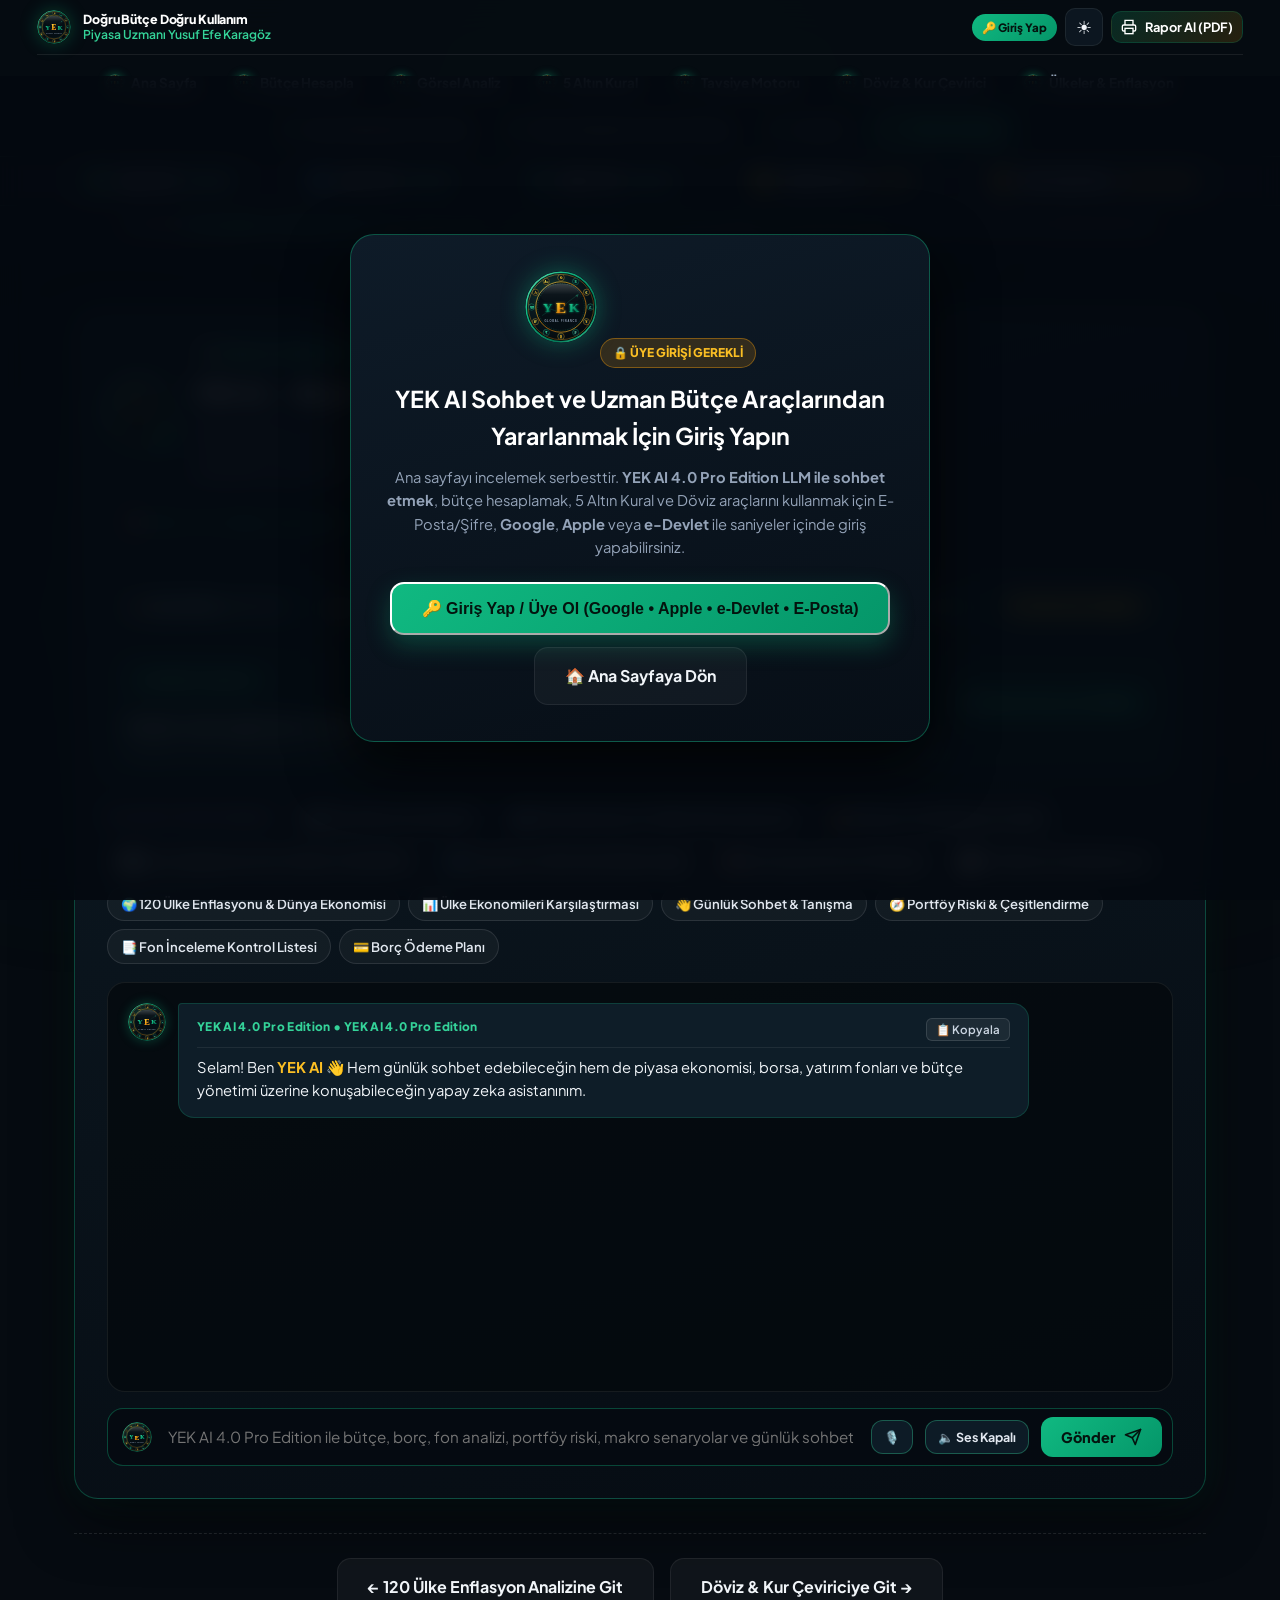
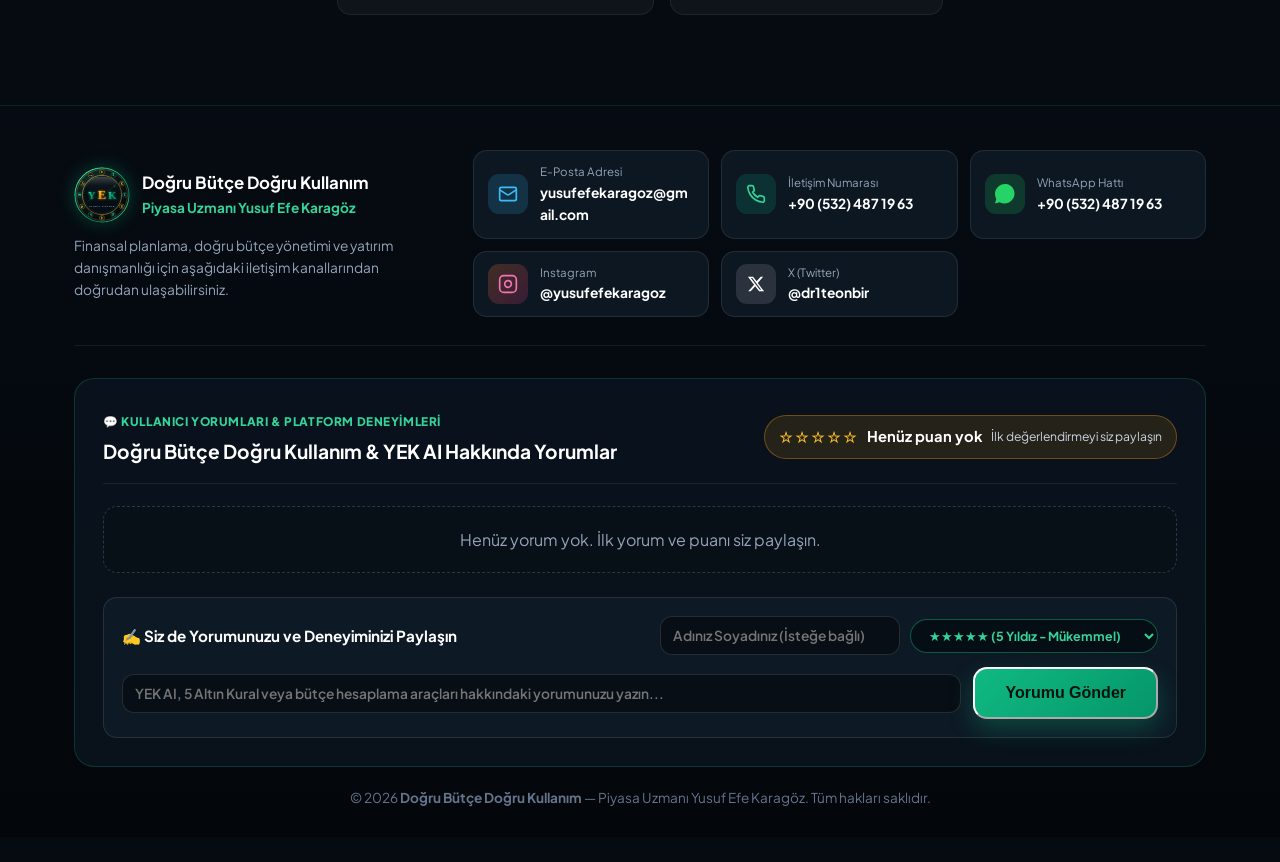
<file: yek-ai.html>
<!DOCTYPE html>
<html lang="tr">
<head>
  <meta charset="UTF-8" />
  <meta name="viewport" content="width=device-width, initial-scale=1.0" />
  <title>YEK AI 4.0 Pro Edition | Doğru Bütçe Doğru Kullanım - Yusuf Efe Karagöz</title>
  <link rel="preconnect" href="https://fonts.googleapis.com">
  <link rel="preconnect" href="https://fonts.gstatic.com" crossorigin>
  <link href="https://fonts.googleapis.com/css2?family=Cinzel:wght@600;700;800&family=Plus+Jakarta+Sans:wght@400;500;600;700;800&display=swap" rel="stylesheet">
  <link id="dynamicFavicon" rel="icon" type="image/svg+xml" href="logo.svg" />
  <link rel="shortcut icon" href="logo.svg" />
  <script>
  try {
    document.documentElement.dataset.theme = localStorage.getItem('yek_theme_preference') === 'light' ? 'light' : 'dark';
  } catch (error) {
    document.documentElement.dataset.theme = 'dark';
  }
</script>
  <link rel="stylesheet" href="style.css?v=11" />
</head>
<body>
  <div class="ambient-glow glow-1"></div>
  <div class="ambient-glow glow-2"></div>
  <div class="ambient-glow glow-3"></div>

  <!-- ÜST MENÜ -->
  <header class="navbar">
    <div class="container nav-container">
      <a href="index.html" class="brand">
        <img src="logo.svg" alt="YEK Logo" class="nav-logo" />
        <div class="brand-text">
          <span class="brand-title">Doğru Bütçe Doğru Kullanım</span>
          <span class="brand-subtitle">Piyasa Uzmanı Yusuf Efe Karagöz</span>
        </div>
      </a>

      <nav class="nav-links">
        <a href="index.html" class="nav-tab">
          <img src="logo.svg" alt="" class="link-mini-logo" />
          Ana Sayfa
        </a>
        <a href="butce-hesapla.html" class="nav-tab">
          <img src="logo.svg" alt="" class="link-mini-logo" />
          Bütçe Hesapla
        </a>
        <a href="gorsel-analiz.html" class="nav-tab">
          <img src="logo.svg" alt="" class="link-mini-logo" />
          Görsel Analiz
        </a>
        <a href="altin-kurallar.html" class="nav-tab">
          <img src="logo.svg" alt="" class="link-mini-logo" />
          5 Altın Kural
        </a>
        <a href="tavsiye-motoru.html" class="nav-tab">
          <img src="logo.svg" alt="" class="link-mini-logo" />
          Tavsiye Motoru
        </a>
        <a href="doviz-cevirici.html" class="nav-tab">
          <img src="logo.svg" alt="" class="link-mini-logo" />
          Döviz & Kur Çevirici
        </a>
        <a href="yek-ai.html" class="nav-tab nav-ai-link active">
          <img src="logo.svg" alt="" class="link-mini-logo" />
          YEK AI Sohbet
        </a>
      </nav>

      <div class="nav-right-group">
        <button type="button" id="printReportBtn" class="btn-nav-action" title="Sayfayı Yazdır / PDF Kaydet">
          <svg width="16" height="16" viewBox="0 0 24 24" fill="none" stroke="currentColor" stroke-width="2">
            <polyline points="6 9 6 2 18 2 18 9"></polyline>
            <path d="M6 18H4a2 2 0 0 1-2-2v-5a2 2 0 0 1 2-2h16a2 2 0 0 1 2 2v5a2 2 0 0 1-2 2h-2"></path>
            <rect x="6" y="14" width="12" height="8"></rect>
          </svg>
          <span>Rapor Al (PDF)</span>
        </button>
      </div>
    </div>
  </header>

  <!-- Canlı Piyasa Şeridi -->
  <div class="market-ticker-bar">
    <div class="container ticker-container">
      <a href="doviz-cevirici.html" class="ticker-item" style="text-decoration:none;">
        <span class="coin-icon coin-usd">$</span>
        <span class="ticker-name">USD / TRY</span>
        <span id="tickerUSD" class="ticker-val up">₺34,35</span>
      </a>
      <a href="doviz-cevirici.html" class="ticker-item" style="text-decoration:none;">
        <span class="coin-icon coin-eur">€</span>
        <span class="ticker-name">EUR / TRY</span>
        <span id="tickerEUR" class="ticker-val up">₺37,25</span>
      </a>
      <a href="doviz-cevirici.html" class="ticker-item" style="text-decoration:none;">
        <span class="coin-icon coin-tl">£</span>
        <span class="ticker-name">GBP / TRY</span>
        <span id="tickerGBP" class="ticker-val up">₺44,50</span>
      </a>
      <a href="doviz-cevirici.html" class="ticker-item" style="text-decoration:none;">
        <span class="coin-icon coin-gold">Au</span>
        <span class="ticker-name">GRAM ALTIN</span>
        <span id="tickerGAU" class="ticker-val gold">₺3.060</span>
      </a>
      <a href="doviz-cevirici.html" class="ticker-item" style="text-decoration:none;">
        <span class="coin-icon coin-btc">₿</span>
        <span class="ticker-name">BITCOIN (TRY)</span>
        <span id="tickerBTC" class="ticker-val gold">₺2.495.000</span>
      </a>
    </div>
  </div>

  <!-- SADECE YEK AI 4.0 Pro Edition SAYFASI İÇERİĞİ -->
  <main class="spa-pages-container">
    <section class="advisor-section">
      <div class="container">
        <div class="yek-ai-section" style="margin-top: 0;">
          <div class="yek-ai-header">
            <div class="ai-title-left">
              <div class="ai-avatar-glow">
                <img src="logo.svg" alt="YEK AI Logo" class="ai-header-logo" />
                <span class="ai-online-dot"></span>
              </div>
              <div>
                <div class="ai-badge-inline">
                  <span>🚀 YEK AI 4.0 PRO EDITION</span>
                  <span class="ai-live-tag">ÜST DÜZEY PİYASA EKONOMİSİ & GENEL ZEKA</span>
                </div>
                <h3>YEK AI — Büyük Dil Modeli & Makroekonomik Piyasa Zekası</h3>
                <p>Bütçe planlama, borç önceliklendirme, yatırım fonu inceleme, portföy riski, şirket analizi ve makroekonomik senaryolar için genişletilmiş bilgi çekirdeği. Yanıtlar uygulamadaki bütçe verisini kullanabilir; piyasa tahminleri garanti değildir ve kişisel risk/vaade göre değerlendirilmelidir.</p>
              </div>
            </div>
            <div class="ai-header-controls">
              <select id="yekModelModeSelect" class="ai-model-select" title="YEK-LLM Uzmanlık Modu Seçin">
                <option value="pro">🧠 YEK AI 4.0 Pro Edition (Genel Asistan)</option>
                <option value="macro">🏛️ Makroekonomist & Stratejist Modu</option>
                <option value="wealth">🧮 Bütçe & Servet Mühendisliği Modu</option>
              </select>
              <button type="button" id="toggleGeminiApiBtn" class="btn-chip" title="İsteğe Bağlı Kendi Google Gemini API Anahtarınızı Bağlayın">
                ✨ LLM Sinir Ağı: Aktif
              </button>
              <button type="button" id="clearAiChatBtn" class="btn-chip" title="Sohbet Geçmişini Temizle ve Yeni Oturum Aç">
                🔄 Yeni Sohbet
              </button>
            </div>
          </div>

          <!-- Canlı Bütçe Bağlam Şeridi (YEK AI'nin o an bildiği rakamlar) -->
          <div class="ai-live-context-strip">
            <span class="ctx-item">💼 <strong>Hazır Birikim:</strong> <span id="aiCtxSavings">₺85.000</span></span>
            <span class="ctx-item">📥 <strong>Aylık Gelir:</strong> <span id="aiCtxIncome">₺60.000</span></span>
            <span class="ctx-item">📤 <strong>Aylık Gider:</strong> <span id="aiCtxExpense">₺44.000</span></span>
            <span class="ctx-item">🚀 <strong>Net Yatırım Gücü:</strong> <span id="aiCtxNet">₺16.000 / ay</span></span>
            <a href="butce-hesapla.html" class="ctx-edit-link">✏️ Rakamları Değiştir</a>
          </div>

          <section class="yek-ai-allowance-panel" aria-label="YEK AI sohbet süren">
            <div><span class="step-tag">SOHBET HAKKIN</span><p id="yekAiAllowanceMessage" role="status" aria-live="polite">Sohbet süren yükleniyor…</p></div>
            <a href="borsa-oyunu.html" class="btn-chip">🎮 Borsa Oyunu ve Ödüller</a>
            <small>İlk girişte 24 saat ücretsiz erişim, ardından her gün 30 dakika sohbet süresi verilir. Prototip verileri bu tarayıcıda saklanır ve cihazlar arasında eşitlenmez.</small>
          </section>

          <div id="geminiApiConfigBox" class="gemini-api-box hidden">
            <div class="gemini-api-inner">
              <div>
                <strong>⚡ Çok Katmanlı LLM Bağlantısı (Cloud LLM + Google Gemini 2.5 API):</strong>
                <p>YEK AI 4.0 Pro Edition, <strong>yerleşik finans bilgi çekirdeği</strong> ve kullanılabilir olduğunda <strong>bulut dil modeli</strong> ile çalışır. İsteğe bağlı Gemini API anahtarı bağlayabilirsiniz. Gösterge verileri zaman damgası doğrulanmadıkça kesin veya canlı fiyat sayılmaz.</p>
              </div>
              <div class="gemini-api-input-group">
                <input type="password" id="geminiApiKeyInput" placeholder="AIzaSy... (İsteğe bağlı özel Gemini API Key)" class="text-input" />
                <button type="button" id="saveGeminiKeyBtn" class="btn-add income-add-btn">Kaydet</button>
              </div>
            </div>
          </div>

          <div class="ai-quick-prompts">
            <span class="quick-prompt-label">Uzmanlık & Sohbet Başlıkları:</span>
            <button type="button" class="ai-prompt-chip" data-prompt="Piyasa ekonomisi nasıl işler? Arz-talep dengesi, fiyat mekanizması ve görünmez el yatırımcıyı nasıl etkiler?">
              🏛️ Piyasa Ekonomisi Nedir?
            </button>
            <button type="button" class="ai-prompt-chip" data-prompt="TCMB ve FED faiz kararları (parasal sıkılaşma ve faiz indirim döngüsü) borsa, altın, mevduat ve dövizi nasıl etkiler? Reel faiz nasıl hesaplanır?">
              🏦 Merkez Bankaları (TCMB & FED) & Reel Faiz
            </button>
            <button type="button" class="ai-prompt-chip" data-prompt="Enflasyon, dezenflasyon ve stagflasyon nedir? Yüksek enflasyon ortamında paramın alım gücünü hangi varlıklarla korurum?">
              🔥 Enflasyon & Stagflasyon Analizi
            </button>
            <button type="button" class="ai-prompt-chip" data-prompt="Borsada temel analiz nasıl yapılır? F/K, PD/DD, FD/FAVÖK ve Özsermaye Kârlılığı (ROE) çarpanları ne anlama gelir?">
              📊 Borsa Değerleme (F/K, PD/DD, FD/FAVÖK)
            </button>
            <button type="button" class="ai-prompt-chip" data-prompt="Eurobond nedir? Ülke CDS risk primi ve tahvil faizleri ile Eurobond fiyatları arasındaki matematiksel ilişki nasıldır?">
              💶 Eurobond, CDS & Tahvil Matematiği
            </button>
            <button type="button" class="ai-prompt-chip" data-prompt="Davranışsal finans nedir? Yatırımcıların yaptığı FOMO, panik satışı ve zarardan kaçınma hatalarını nasıl yenerim?">
              🧠 Davranışsal Finans & Psikoloji
            </button>
            <button type="button" class="ai-prompt-chip" data-prompt="Mevcut birikimim ve aylık tasarrufumla 10 yılda ne kadar servet birikir? Tablolu bileşik getiri simülasyonu yapar mısın?">
              📈 10 Yıllık Servet Simülasyonu
            </button>
            <button type="button" class="ai-prompt-chip" data-prompt="120 ülkenin enflasyonu, merkez bankası faizleri ve ileride dünyada nasıl bir ekonomik süreç beklendiği hakkında bilgi verir misin?">
              🌍 120 Ülke Enflasyonu & Dünya Ekonomisi
            </button>
            <button type="button" class="ai-prompt-chip" data-prompt="Türkiye, ABD, Almanya, İsviçre ve Japonya ekonomilerini enflasyon ve faiz açısından karşılaştırır mısın?">
              📊 Ülke Ekonomileri Karşılaştırması
            </button>
            <button type="button" class="ai-prompt-chip" data-prompt="Selam YEK AI! Nasılsın, seninle hangi konularda sohbet edebiliriz?">
              👋 Günlük Sohbet & Tanışma
            </button>
            <button type="button" class="ai-prompt-chip" data-prompt="Hedefim, vadem, aylık tasarrufum ve risk toleransımı dikkate alarak portföy riskini nasıl değerlendireceğimi anlat. Sabit yüzdeleri evrensel kural gibi sunma.">
              🧭 Portföy Riski & Çeşitlendirme
            </button>
            <button type="button" class="ai-prompt-chip" data-prompt="Bir TEFAS yatırım fonunu seçmeden önce yatırımcı bilgi formunda hangi risk, portföy, ücret, valör, likidite ve vergi bilgilerini karşılaştırmalıyım?">
              📑 Fon İnceleme Kontrol Listesi
            </button>
            <button type="button" class="ai-prompt-chip" data-prompt="Borçlarımı çığ ve kartopu yöntemleriyle nasıl karşılaştırırım? Hesaplamak için hangi borç bilgileri gerekir?">
              💳 Borç Ödeme Planı
            </button>
          </div>

          <div id="yekAiMessages" class="yek-ai-messages"></div>

          <form id="yekAiForm" class="yek-ai-input-bar">
            <img src="logo.svg" alt="YEK" class="ai-input-logo" />
            <input
              type="text"
              id="yekAiInput"
              placeholder="YEK AI 4.0 Pro Edition ile bütçe, borç, fon analizi, portföy riski, makro senaryolar ve günlük sohbet hakkında konuşun..."
              autocomplete="off"
            />
            <button type="submit" id="yekAiSendBtn" class="btn-ai-send">
              <span>Gönder</span>
              <svg width="18" height="18" viewBox="0 0 24 24" fill="none" stroke="currentColor" stroke-width="2.2" stroke-linecap="round" stroke-linejoin="round">
                <line x1="22" y1="2" x2="11" y2="13"></line>
                <polygon points="22 2 15 22 11 13 2 9 22 2"></polygon>
              </svg>
            </button>
          </form>
        </div>

        <div class="page-nav-footer">
          <a href="ulkeler-enflasyon.html" class="btn btn-secondary">
            ← 120 Ülke Enflasyon Analizine Git
          </a>
          <a href="doviz-cevirici.html" class="btn btn-secondary">
            Döviz & Kur Çeviriciye Git →
          </a>
        </div>
      </div>
    </section>
  </main>

  <!-- EN ALTTA İLETİŞİM VE SOSYAL MEDYA BİLGİLERİ -->
  <footer class="footer">
    <div class="container">
      <div class="contact-footer-grid">
        <div class="contact-brand-col">
          <div class="footer-brand">
            <img src="logo.svg" alt="YEK" class="footer-logo-large" />
            <div>
              <strong class="footer-title-text">Doğru Bütçe Doğru Kullanım</strong>
              <span class="footer-sub-text">Piyasa Uzmanı Yusuf Efe Karagöz</span>
            </div>
          </div>
          <p class="footer-desc">
            Finansal planlama, doğru bütçe yönetimi ve yatırım danışmanlığı için aşağıdaki iletişim kanallarından doğrudan ulaşabilirsiniz.
          </p>
        </div>

        <div class="contact-links-grid">
          <a href="mailto:yusufefekaragoz@gmail.com" class="contact-pill-item">
            <span class="social-icon icon-email"><svg width="20" height="20" viewBox="0 0 24 24" fill="none" stroke="currentColor" stroke-width="2"><rect x="2" y="4" width="20" height="16" rx="2"></rect><path d="m22 7-8.97 5.7a1.94 1.94 0 0 1-2.06 0L2 7"></path></svg></span>
            <div class="contact-meta"><small>E-Posta Adresi</small><strong>yusufefekaragoz@gmail.com</strong></div>
          </a>
          <a href="tel:+905324871963" class="contact-pill-item">
            <span class="social-icon icon-phone"><svg width="20" height="20" viewBox="0 0 24 24" fill="none" stroke="currentColor" stroke-width="2"><path d="M22 16.92v3a2 2 0 0 1-2.18 2 19.79 19.79 0 0 1-8.63-3.07 19.5 19.5 0 0 1-6-6 19.79 19.79 0 0 1-3.07-8.67A2 2 0 0 1 4.11 2h3a2 2 0 0 1 2 1.72 12.84 12.84 0 0 0 .7 2.81 2 2 0 0 1-.45 2.11L8.09 9.91a16 16 0 0 0 6 6l1.27-1.27a2 2 0 0 1 2.11-.45 12.84 12.84 0 0 0 2.81.7A2 2 0 0 1 22 16.92z"></path></svg></span>
            <div class="contact-meta"><small>İletişim Numarası</small><strong>+90 (532) 487 19 63</strong></div>
          </a>
          <a href="https://wa.me/905324871963" target="_blank" rel="noopener noreferrer" class="contact-pill-item">
            <span class="social-icon icon-whatsapp"><svg width="20" height="20" viewBox="0 0 24 24" fill="currentColor"><path d="M12.031 6.172c-3.181 0-5.767 2.586-5.768 5.766-.001 1.298.38 2.27 1.019 3.287l-.582 2.128 2.182-.573c.978.58 1.911.928 3.145.929 3.178 0 5.767-2.587 5.768-5.766.001-3.187-2.575-5.77-5.764-5.771zm3.392 8.244c-.144.405-.837.774-1.17.824-.299.045-.677.063-1.092-.069-.252-.08-.575-.187-.988-.365-1.739-.751-2.874-2.502-2.961-2.617-.087-.116-.708-.94-.708-1.793s.448-1.273.607-1.446c.159-.173.346-.217.462-.217l.332.006c.106.005.249-.04.39.298.144.347.491 1.2.534 1.287.043.087.072.188.014.304-.058.116-.087.188-.173.289l-.26.304c-.087.086-.177.18-.076.354.101.174.449.741.964 1.201.662.591 1.221.774 1.394.86s.274.072.376-.043c.101-.116.433-.506.549-.68.116-.173.231-.145.39-.087s1.011.477 1.184.564.289.13.332.202c.045.072.045.419-.1.824zm-3.423-14.416c-6.627 0-12 5.373-12 12 0 2.126.556 4.124 1.533 5.862l-1.533 5.602 5.736-1.504c1.696.906 3.631 1.422 5.691 1.422 6.627 0 12-5.373 12-12s-5.373-12-12.427-11.382z"/></svg></span>
            <div class="contact-meta"><small>WhatsApp Hattı</small><strong>+90 (532) 487 19 63</strong></div>
          </a>
          <a href="https://instagram.com/yusufefekaragoz" target="_blank" rel="noopener noreferrer" class="contact-pill-item">
            <span class="social-icon icon-instagram"><svg width="20" height="20" viewBox="0 0 24 24" fill="none" stroke="currentColor" stroke-width="2"><rect x="2" y="2" width="20" height="20" rx="5" ry="5"></rect><path d="M16 11.37A4 4 0 1 1 12.63 8 4 4 0 0 1 16 11.37z"></path><line x1="17.5" y1="6.5" x2="17.51" y2="6.5"></line></svg></span>
            <div class="contact-meta"><small>Instagram</small><strong>@yusufefekaragoz</strong></div>
          </a>
          <a href="https://x.com/dr1teonbir" target="_blank" rel="noopener noreferrer" class="contact-pill-item">
            <span class="social-icon icon-x"><svg width="18" height="18" viewBox="0 0 24 24" fill="currentColor"><path d="M18.244 2.25h3.308l-7.227 8.26 8.502 11.24H16.17l-5.214-6.817L4.99 21.75H1.68l7.73-8.835L1.254 2.25H8.08l4.713 6.231zm-1.161 17.52h1.833L7.084 4.126H5.117z"/></svg></span>
            <div class="contact-meta"><small>X (Twitter)</small><strong>@dr1teonbir</strong></div>
          </a>
        </div>
      </div>
      <div class="footer-bottom-bar">
        <p class="footer-copy">© 2026 <strong>Doğru Bütçe Doğru Kullanım</strong> — Piyasa Uzmanı Yusuf Efe Karagöz. Tüm hakları saklıdır.</p>
      </div>
    </div>
  </footer>

  <script src="global-economies.js?v=7"></script>
  <script src="fintech-super.js?v=7"></script>
  <script src="ekonomi-haber-akademi.js?v=7"></script>
  <script src="yek-llm.js?v=8"></script>
  <script src="yek-rewards.js?v=2"></script>
  <script src="yek-stock-game.js?v=4"></script>
  <script src="script.js?v=16"></script>
</body>
</html>
</file>
<file: style.css>
:root {
  /* Koyu Tema & Bütçe Yeşili Renk Paleti */
  --bg-primary: #060b11;
  --bg-secondary: #0b141e;
  --bg-card: rgba(15, 27, 38, 0.75);
  --bg-card-hover: rgba(20, 37, 50, 0.9);

  /* Bütçenin Temsil Rengi: Zümrüt Yeşili & Finans Altını */
  --emerald-400: #34d399;
  --emerald-500: #10b981;
  --emerald-600: #059669;
  --emerald-glow: rgba(16, 185, 129, 0.28);

  --gold-400: #fbbf24;
  --gold-500: #f59e0b;
  --gold-glow: rgba(245, 158, 11, 0.2);

  --text-primary: #f1f5f9;
  --text-secondary: #94a3b8;
  --text-muted: #64748b;

  --border-subtle: rgba(16, 185, 129, 0.18);
  --border-light: rgba(255, 255, 255, 0.07);
}

* {
  margin: 0;
  padding: 0;
  box-sizing: border-box;
}

html {
  scroll-behavior: smooth;
}

body {
  font-family: 'Plus Jakarta Sans', -apple-system, BlinkMacSystemFont, sans-serif;
  background-color: var(--bg-primary);
  color: var(--text-primary);
  line-height: 1.6;
  min-height: 100vh;
  overflow-x: hidden;
  position: relative;
}

/* Arka Plan Işık Efektleri */
.ambient-glow {
  position: fixed;
  border-radius: 50%;
  filter: blur(130px);
  pointer-events: none;
  z-index: 0;
}

.glow-1 {
  width: 520px;
  height: 520px;
  background: radial-gradient(circle, rgba(16, 185, 129, 0.16) 0%, transparent 70%);
  top: -120px;
  left: 50%;
  transform: translateX(-50%);
}

.glow-2 {
  width: 450px;
  height: 450px;
  background: radial-gradient(circle, rgba(245, 158, 11, 0.08) 0%, transparent 70%);
  bottom: 5%;
  right: -100px;
}

.container {
  width: 100%;
  max-width: 1180px;
  margin: 0 auto;
  padding: 0 24px;
  position: relative;
  z-index: 1;
}

/* Üst Menü (Navbar) */
.navbar {
  position: sticky;
  top: 0;
  z-index: 100;
  background: rgba(6, 11, 17, 0.82);
  backdrop-filter: blur(16px);
  border-bottom: 1px solid var(--border-subtle);
  padding: 14px 0;
}

.nav-container {
  display: flex;
  align-items: center;
  justify-content: space-between;
  gap: 20px;
}

.brand {
  display: flex;
  align-items: center;
  gap: 14px;
  text-decoration: none;
  color: var(--text-primary);
}

.nav-logo {
  width: 48px;
  height: 48px;
  border-radius: 50%;
  box-shadow: 0 0 18px var(--emerald-glow);
  transition: transform 0.3s ease;
}

.brand:hover .nav-logo {
  transform: scale(1.06) rotate(3deg);
}

.brand-text {
  display: flex;
  flex-direction: column;
}

.brand-title {
  font-weight: 800;
  font-size: 1.05rem;
  letter-spacing: -0.01em;
  color: #ffffff;
}

.brand-subtitle {
  font-size: 0.8rem;
  color: var(--emerald-400);
  font-weight: 600;
}

.nav-links {
  display: flex;
  align-items: center;
  gap: 28px;
}

.nav-links a {
  text-decoration: none;
  color: var(--text-secondary);
  font-weight: 600;
  font-size: 0.94rem;
  transition: color 0.25s ease;
}

.nav-links a:hover,
.nav-links a.active {
  color: var(--emerald-400);
}

.nav-badge {
  display: flex;
  align-items: center;
  gap: 8px;
  background: rgba(16, 185, 129, 0.1);
  border: 1px solid var(--border-subtle);
  padding: 8px 14px;
  border-radius: 999px;
  font-size: 0.82rem;
  font-weight: 600;
  color: var(--emerald-400);
}

.pulse-dot {
  width: 8px;
  height: 8px;
  background-color: var(--emerald-400);
  border-radius: 50%;
  box-shadow: 0 0 10px var(--emerald-400);
  animation: pulse 2s infinite;
}

@keyframes pulse {
  0%, 100% { transform: scale(1); opacity: 1; }
  50% { transform: scale(1.35); opacity: 0.6; }
}

/* HERO (GİRİŞ EKRANI) */
.hero-section {
  padding: 72px 0 80px;
  text-align: center;
}

.hero-container {
  display: flex;
  flex-direction: column;
  align-items: center;
}

/* Yuvarlak YEK Logo Alanı */
.hero-logo-wrapper {
  position: relative;
  width: 148px;
  height: 148px;
  margin-bottom: 26px;
  display: flex;
  align-items: center;
  justify-content: center;
}

.hero-logo {
  width: 136px;
  height: 136px;
  border-radius: 50%;
  position: relative;
  z-index: 2;
  box-shadow: 0 12px 35px rgba(16, 185, 129, 0.32), 0 0 0 4px rgba(16, 185, 129, 0.15);
  transition: transform 0.4s cubic-bezier(0.175, 0.885, 0.32, 1.275);
}

.hero-logo:hover {
  transform: scale(1.06);
}

.logo-ring-pulse {
  position: absolute;
  inset: 0;
  border-radius: 50%;
  border: 2px solid var(--emerald-500);
  opacity: 0.45;
  animation: ringExpand 3s infinite ease-out;
}

@keyframes ringExpand {
  0% { transform: scale(0.92); opacity: 0.65; }
  100% { transform: scale(1.22); opacity: 0; }
}

/* Uzman Rozeti */
.expert-pill {
  display: inline-flex;
  align-items: center;
  gap: 8px;
  padding: 7px 18px;
  border-radius: 999px;
  background: rgba(245, 158, 11, 0.1);
  border: 1px solid rgba(245, 158, 11, 0.3);
  color: var(--gold-400);
  font-size: 0.85rem;
  font-weight: 700;
  letter-spacing: 0.03em;
  text-transform: uppercase;
  margin-bottom: 20px;
}

/* Site Ana Başlığı: Doğru Bütçe Doğru Kullanım */
.site-main-title {
  font-size: clamp(2.4rem, 5vw, 4.1rem);
  font-weight: 800;
  line-height: 1.15;
  letter-spacing: -0.025em;
  margin-bottom: 20px;
  color: #ffffff;
}

.emerald-gradient-text {
  background: linear-gradient(135deg, #6ee7b7 0%, #10b981 55%, #fbbf24 100%);
  -webkit-background-clip: text;
  -webkit-text-fill-color: transparent;
}

/* Karşılama Cümlesi */
.welcome-message {
  font-size: clamp(1.15rem, 2.2vw, 1.5rem);
  color: #e2e8f0;
  max-width: 780px;
  margin-bottom: 16px;
  padding: 16px 28px;
  background: linear-gradient(90deg, rgba(16, 185, 129, 0.08) 0%, rgba(16, 185, 129, 0.18) 50%, rgba(16, 185, 129, 0.08) 100%);
  border: 1px solid var(--border-subtle);
  border-radius: 16px;
  box-shadow: 0 8px 30px rgba(0, 0, 0, 0.25);
}

.welcome-message strong {
  color: var(--gold-400);
  font-weight: 800;
}

.hero-subtext {
  font-size: 1.05rem;
  color: var(--text-secondary);
  max-width: 650px;
  margin-bottom: 36px;
}

/* Butonlar */
.hero-actions {
  display: flex;
  align-items: center;
  justify-content: center;
  gap: 16px;
  flex-wrap: wrap;
  margin-bottom: 64px;
}

.btn {
  display: inline-flex;
  align-items: center;
  gap: 10px;
  padding: 15px 30px;
  border-radius: 14px;
  font-weight: 700;
  font-size: 1rem;
  text-decoration: none;
  transition: all 0.25s ease;
  cursor: pointer;
}

.btn-primary {
  background: linear-gradient(135deg, var(--emerald-500) 0%, var(--emerald-600) 100%);
  color: #04130e;
  box-shadow: 0 10px 25px var(--emerald-glow);
}

.btn-primary:hover {
  transform: translateY(-2px);
  box-shadow: 0 14px 32px rgba(16, 185, 129, 0.45);
  filter: brightness(1.07);
}

.btn-secondary {
  background: rgba(255, 255, 255, 0.04);
  color: var(--text-primary);
  border: 1px solid var(--border-light);
}

.btn-secondary:hover {
  background: rgba(255, 255, 255, 0.09);
  border-color: var(--border-subtle);
}

/* 3'lü Süreç Kartları */
.feature-pillars {
  display: grid;
  grid-template-columns: repeat(3, 1fr);
  gap: 22px;
  width: 100%;
  text-align: left;
}

.pillar-card {
  background: var(--bg-card);
  border: 1px solid var(--border-light);
  border-radius: 18px;
  padding: 26px;
  transition: all 0.3s ease;
  position: relative;
  overflow: hidden;
}

.pillar-card:hover {
  background: var(--bg-card-hover);
  border-color: var(--border-subtle);
  transform: translateY(-4px);
}

.pillar-icon {
  display: inline-flex;
  align-items: center;
  justify-content: center;
  width: 42px;
  height: 42px;
  border-radius: 10px;
  background: rgba(16, 185, 129, 0.14);
  color: var(--emerald-400);
  font-weight: 800;
  font-size: 0.95rem;
  margin-bottom: 14px;
  border: 1px solid rgba(16, 185, 129, 0.25);
}

.pillar-card h3 {
  font-size: 1.15rem;
  margin-bottom: 8px;
  color: #ffffff;
}

.pillar-card p {
  font-size: 0.92rem;
  color: var(--text-secondary);
}

/* 2. Adım Placeholder Kutusu */
.next-step-placeholder {
  padding: 40px 0 80px;
}

.placeholder-box {
  background: linear-gradient(180deg, rgba(15, 27, 38, 0.6) 0%, rgba(11, 20, 30, 0.9) 100%);
  border: 1px dashed rgba(16, 185, 129, 0.35);
  border-radius: 20px;
  padding: 44px 28px;
  text-align: center;
}

.step-tag {
  display: inline-block;
  font-size: 0.78rem;
  font-weight: 800;
  letter-spacing: 0.08em;
  color: var(--emerald-400);
  background: rgba(16, 185, 129, 0.12);
  padding: 6px 14px;
  border-radius: 999px;
  margin-bottom: 12px;
}

.placeholder-box h2 {
  font-size: 1.5rem;
  margin-bottom: 8px;
}

.placeholder-box p {
  color: var(--text-secondary);
}

/* Alt Bilgi (Footer) */
.footer {
  border-top: 1px solid var(--border-light);
  padding: 28px 0;
  background: rgba(4, 8, 13, 0.9);
}

.footer-content {
  display: flex;
  align-items: center;
  justify-content: space-between;
  flex-wrap: wrap;
  gap: 16px;
}

.footer-brand {
  display: flex;
  align-items: center;
  gap: 12px;
  font-size: 0.92rem;
  color: var(--text-secondary);
}

.footer-logo {
  width: 32px;
  height: 32px;
  border-radius: 50%;
}

.footer-copy {
  font-size: 0.85rem;
  color: var(--text-muted);
}

/* Mobil Uyumluluk */
@media (max-width: 860px) {
  .nav-links,
  .nav-badge {
    display: none;
  }
  .feature-pillars {
    grid-template-columns: 1fr;
  }
  .welcome-message {
    padding: 14px 18px;
  }
}

/* =========================================================
   2. ADIM: MEVCUT BÜTÇE, GELİR VE GİDER GİRİŞ MODÜLÜ
   ========================================================= */

.budget-input-section {
  padding: 50px 0 60px;
}

.section-header {
  text-align: center;
  max-width: 720px;
  margin: 0 auto 38px;
}

.section-header h2 {
  font-size: clamp(1.75rem, 3vw, 2.35rem);
  font-weight: 800;
  color: #ffffff;
  margin-bottom: 10px;
}

.section-header p {
  color: var(--text-secondary);
  font-size: 0.98rem;
  margin-bottom: 18px;
}

.quick-actions {
  display: flex;
  align-items: center;
  justify-content: center;
  gap: 12px;
  flex-wrap: wrap;
}

.btn-chip {
  display: inline-flex;
  align-items: center;
  gap: 7px;
  padding: 9px 16px;
  border-radius: 999px;
  font-family: inherit;
  font-size: 0.85rem;
  font-weight: 700;
  cursor: pointer;
  background: rgba(16, 185, 129, 0.12);
  color: var(--emerald-400);
  border: 1px solid rgba(16, 185, 129, 0.3);
  transition: all 0.2s ease;
}

.btn-chip:hover {
  background: rgba(16, 185, 129, 0.22);
  transform: translateY(-1px);
}

.btn-chip-danger {
  background: rgba(244, 63, 94, 0.1);
  color: #fb7185;
  border-color: rgba(244, 63, 94, 0.28);
}

.btn-chip-danger:hover {
  background: rgba(244, 63, 94, 0.2);
}

/* Mevcut Bütçe ve Hedef Üst Kartı */
.current-budget-banner {
  display: grid;
  grid-template-columns: 1.15fr 1fr;
  gap: 24px;
  background: linear-gradient(135deg, rgba(16, 185, 129, 0.1) 0%, rgba(15, 27, 38, 0.88) 100%);
  border: 1px solid var(--border-subtle);
  border-radius: 20px;
  padding: 28px;
  margin-bottom: 28px;
  box-shadow: 0 14px 36px rgba(0, 0, 0, 0.28);
}

.current-budget-col {
  display: flex;
  flex-direction: column;
  justify-content: space-between;
  gap: 10px;
}

.current-budget-col label {
  font-weight: 700;
  font-size: 1rem;
  color: #f8fafc;
  display: flex;
  flex-direction: column;
  gap: 6px;
}

.label-badge {
  display: inline-block;
  align-self: flex-start;
  font-size: 0.72rem;
  font-weight: 800;
  letter-spacing: 0.06em;
  padding: 4px 10px;
  border-radius: 6px;
  background: rgba(16, 185, 129, 0.18);
  color: var(--emerald-400);
}

.gold-badge {
  background: rgba(245, 158, 11, 0.16);
  color: var(--gold-400);
}

.input-hint {
  font-size: 0.8rem;
  color: var(--text-muted);
}

/* Para Birimi Input Kutuları */
.currency-input-wrapper {
  position: relative;
  display: flex;
  align-items: center;
  background: rgba(6, 11, 17, 0.75);
  border: 1px solid rgba(255, 255, 255, 0.12);
  border-radius: 12px;
  transition: border-color 0.2s ease, box-shadow 0.2s ease;
}

.currency-input-wrapper:focus-within {
  border-color: var(--emerald-400);
  box-shadow: 0 0 0 3px rgba(16, 185, 129, 0.18);
}

.currency-symbol {
  padding-left: 14px;
  padding-right: 6px;
  font-weight: 800;
  color: var(--emerald-400);
  font-size: 1rem;
  user-select: none;
}

.budget-input {
  width: 100%;
  background: transparent;
  border: none;
  outline: none;
  color: #ffffff;
  font-family: inherit;
  font-size: 1rem;
  font-weight: 700;
  padding: 11px 14px 11px 4px;
}

.large-input .budget-input {
  font-size: 1.35rem;
  padding: 13px 16px 13px 6px;
}

.large-input .currency-symbol {
  font-size: 1.35rem;
}

.goal-select,
.mini-select,
.text-input {
  background: rgba(6, 11, 17, 0.75);
  border: 1px solid rgba(255, 255, 255, 0.12);
  border-radius: 12px;
  color: #ffffff;
  font-family: inherit;
  font-size: 0.96rem;
  font-weight: 600;
  padding: 14px 16px;
  outline: none;
  transition: border-color 0.2s ease;
}

.goal-select:focus,
.mini-select:focus,
.text-input:focus {
  border-color: var(--emerald-400);
}

.goal-select option,
.mini-select option {
  background: #0b141e;
  color: #ffffff;
}

/* Gelir & Gider İki Sütunlu Grid */
.income-expense-grid {
  display: grid;
  grid-template-columns: 1fr 1fr;
  gap: 24px;
  margin-bottom: 28px;
}

.finance-panel {
  background: var(--bg-card);
  border: 1px solid var(--border-light);
  border-radius: 20px;
  padding: 26px;
  display: flex;
  flex-direction: column;
  justify-content: space-between;
}

.income-panel {
  border-top: 3px solid var(--emerald-500);
}

.expense-panel {
  border-top: 3px solid #f43f5e;
}

.panel-header {
  display: flex;
  align-items: center;
  justify-content: space-between;
  gap: 12px;
  padding-bottom: 18px;
  margin-bottom: 20px;
  border-bottom: 1px solid var(--border-light);
}

.panel-title-group {
  display: flex;
  align-items: center;
  gap: 12px;
}

.panel-icon {
  width: 44px;
  height: 44px;
  border-radius: 12px;
  display: flex;
  align-items: center;
  justify-content: center;
}

.income-icon {
  background: rgba(16, 185, 129, 0.14);
  color: var(--emerald-400);
}

.expense-icon {
  background: rgba(244, 63, 94, 0.14);
  color: #fb7185;
}

.panel-title-group h3 {
  font-size: 1.2rem;
  color: #ffffff;
}

.panel-title-group p {
  font-size: 0.82rem;
  color: var(--text-secondary);
}

.panel-total {
  text-align: right;
  padding: 8px 14px;
  border-radius: 12px;
}

.panel-total span {
  display: block;
  font-size: 0.72rem;
  text-transform: uppercase;
  letter-spacing: 0.05em;
  color: var(--text-secondary);
}

.panel-total strong {
  font-size: 1.2rem;
  font-weight: 800;
}

.income-total-badge {
  background: rgba(16, 185, 129, 0.1);
  border: 1px solid rgba(16, 185, 129, 0.25);
  color: var(--emerald-400);
}

.expense-total-badge {
  background: rgba(244, 63, 94, 0.1);
  border: 1px solid rgba(244, 63, 94, 0.25);
  color: #fb7185;
}

/* Satır Listesi */
.input-list {
  display: flex;
  flex-direction: column;
  gap: 14px;
  margin-bottom: 22px;
}

.field-row {
  display: grid;
  grid-template-columns: 1.25fr 1fr;
  align-items: center;
  gap: 12px;
}

.field-row label {
  font-size: 0.92rem;
  font-weight: 600;
  color: #e2e8f0;
}

.label-with-tag {
  display: flex;
  align-items: center;
  justify-content: space-between;
  gap: 8px;
}

.cat-tag {
  font-size: 0.7rem;
  font-weight: 700;
  padding: 3px 8px;
  border-radius: 6px;
  white-space: nowrap;
}

.tag-need {
  background: rgba(56, 189, 248, 0.14);
  color: #38bdf8;
}

.tag-want {
  background: rgba(168, 85, 247, 0.15);
  color: #c084fc;
}

.tag-debt {
  background: rgba(245, 158, 11, 0.16);
  color: var(--gold-400);
}

/* Özel Kalem Ekleme Kutusu */
.custom-items-container {
  display: flex;
  flex-direction: column;
  gap: 12px;
}

.custom-row {
  background: rgba(255, 255, 255, 0.025);
  padding: 8px 10px;
  border-radius: 10px;
  border: 1px dashed rgba(255, 255, 255, 0.1);
}

.remove-item-btn {
  background: rgba(244, 63, 94, 0.14);
  color: #fb7185;
  border: none;
  border-radius: 8px;
  width: 30px;
  height: 30px;
  cursor: pointer;
  font-weight: 800;
  margin-left: 6px;
  transition: background 0.2s;
}

.remove-item-btn:hover {
  background: rgba(244, 63, 94, 0.3);
}

.add-item-box {
  display: grid;
  grid-template-columns: 1.3fr 0.9fr auto;
  gap: 8px;
  padding-top: 16px;
  border-top: 1px dashed var(--border-light);
}

.expense-add-box {
  grid-template-columns: 1.2fr 0.75fr 0.85fr auto;
}

.text-input,
.mini-select {
  padding: 10px 12px;
  font-size: 0.86rem;
}

.small-currency .budget-input {
  padding: 9px 10px 9px 4px;
  font-size: 0.9rem;
}

.btn-add {
  padding: 0 16px;
  border-radius: 10px;
  border: none;
  font-family: inherit;
  font-weight: 800;
  font-size: 0.85rem;
  cursor: pointer;
  transition: all 0.2s ease;
}

.income-add-btn {
  background: rgba(16, 185, 129, 0.2);
  color: var(--emerald-400);
  border: 1px solid rgba(16, 185, 129, 0.35);
}

.income-add-btn:hover {
  background: var(--emerald-500);
  color: #04130e;
}

.expense-add-btn {
  background: rgba(244, 63, 94, 0.18);
  color: #fb7185;
  border: 1px solid rgba(244, 63, 94, 0.35);
}

.expense-add-btn:hover {
  background: #f43f5e;
  color: #ffffff;
}

/* Canlı Özet Çubuğu (Live Summary Bar) */
.live-summary-bar {
  display: flex;
  align-items: center;
  justify-content: space-between;
  flex-wrap: wrap;
  gap: 16px;
  background: linear-gradient(90deg, rgba(11, 20, 30, 0.95) 0%, rgba(16, 33, 43, 0.95) 50%, rgba(11, 20, 30, 0.95) 100%);
  border: 1px solid var(--border-subtle);
  border-radius: 20px;
  padding: 22px 28px;
  box-shadow: 0 12px 32px rgba(0, 0, 0, 0.35);
}

.summary-metric {
  display: flex;
  flex-direction: column;
  gap: 4px;
  flex: 1;
  min-width: 140px;
}

.metric-label {
  font-size: 0.78rem;
  text-transform: uppercase;
  letter-spacing: 0.04em;
  color: var(--text-secondary);
  font-weight: 700;
}

.metric-value {
  font-size: 1.4rem;
  font-weight: 800;
  color: #ffffff;
}

.text-emerald {
  color: var(--emerald-400);
}

.text-coral {
  color: #fb7185;
}

.text-gold {
  color: var(--gold-400);
}

.summary-divider {
  width: 1px;
  height: 42px;
  background: var(--border-light);
}

/* Mobil Uyumluluk (Adım 2) */
@media (max-width: 960px) {
  .current-budget-banner,
  .income-expense-grid {
    grid-template-columns: 1fr;
  }

  .add-item-box,
  .expense-add-box {
    grid-template-columns: 1fr;
  }

  .btn-add {
    padding: 12px;
  }

  .summary-divider {
    display: none;
  }
}

/* =========================================================
   3. ADIM: GÖRSEL BÜTÇE DAĞILIMI VE ORAN ANALİZİ
   ========================================================= */

.analysis-section {
  padding: 50px 0 60px;
}

.analysis-grid {
  display: grid;
  grid-template-columns: 1fr 1.25fr;
  gap: 24px;
}

.chart-card,
.diagnostics-card {
  background: var(--bg-card);
  border: 1px solid var(--border-light);
  border-radius: 20px;
  padding: 28px;
}

.donut-wrapper {
  position: relative;
  width: 220px;
  height: 220px;
  margin: 0 auto 24px;
  display: flex;
  align-items: center;
  justify-content: center;
}

.donut-svg {
  width: 100%;
  height: 100%;
}

.donut-svg circle {
  transition: stroke-dasharray 0.5s ease, stroke-dashoffset 0.5s ease;
}

.donut-center {
  position: absolute;
  display: flex;
  flex-direction: column;
  align-items: center;
  text-align: center;
}

.donut-center-label {
  font-size: 0.75rem;
  color: var(--text-secondary);
  text-transform: uppercase;
  letter-spacing: 0.04em;
}

.donut-center strong {
  font-size: 1.85rem;
  font-weight: 800;
  color: #ffffff;
  line-height: 1.15;
  margin: 2px 0 4px;
}

.health-pill {
  font-size: 0.72rem;
  font-weight: 700;
  padding: 3px 10px;
  border-radius: 999px;
  background: rgba(16, 185, 129, 0.16);
  color: var(--emerald-400);
}

.chart-legend {
  display: grid;
  grid-template-columns: 1fr 1fr;
  gap: 14px;
}

.legend-item {
  display: flex;
  align-items: center;
  gap: 10px;
  background: rgba(255, 255, 255, 0.025);
  padding: 10px 12px;
  border-radius: 12px;
  border: 1px solid rgba(255, 255, 255, 0.05);
}

.legend-dot {
  width: 12px;
  height: 12px;
  border-radius: 4px;
  flex-shrink: 0;
}

.legend-item small {
  display: block;
  font-size: 0.75rem;
  color: var(--text-secondary);
}

.legend-item strong {
  font-size: 0.9rem;
  color: #ffffff;
}

/* Sağ: Oran Çubukları */
.diagnostics-card h3 {
  font-size: 1.25rem;
  margin-bottom: 6px;
}

.diag-sub {
  font-size: 0.9rem;
  color: var(--text-secondary);
  margin-bottom: 22px;
}

.ratio-bars {
  display: flex;
  flex-direction: column;
  gap: 16px;
  margin-bottom: 22px;
}

.ratio-top {
  display: flex;
  justify-content: space-between;
  font-size: 0.88rem;
  margin-bottom: 6px;
  color: #e2e8f0;
}

.progress-track {
  width: 100%;
  height: 10px;
  background: rgba(255, 255, 255, 0.07);
  border-radius: 999px;
  overflow: hidden;
}

.large-track {
  height: 14px;
}

.progress-fill {
  height: 100%;
  border-radius: 999px;
  transition: width 0.5s ease;
}

.fill-blue { background: linear-gradient(90deg, #0284c7, #38bdf8); }
.fill-purple { background: linear-gradient(90deg, #9333ea, #c084fc); }
.fill-amber { background: linear-gradient(90deg, #d97706, #fbbf24); }
.fill-emerald { background: linear-gradient(90deg, #059669, #34d399); }
.fill-danger { background: linear-gradient(90deg, #e11d48, #fb7185); }

.diagnostic-alert {
  padding: 16px 18px;
  border-radius: 14px;
  background: rgba(16, 185, 129, 0.1);
  border: 1px solid var(--border-subtle);
  font-size: 0.92rem;
  color: #e2e8f0;
}

/* =========================================================
   4. ADIM: YUSUF EFE KARAGÖZ 5 ALTIN İLKE & AKILLI TAVSİYE MOTORU
   ========================================================= */

.advisor-section {
  padding: 40px 0 90px;
}

.advisor-header-banner {
  display: flex;
  align-items: center;
  gap: 24px;
  background: linear-gradient(135deg, rgba(16, 185, 129, 0.14) 0%, rgba(15, 27, 38, 0.95) 65%, rgba(245, 158, 11, 0.1) 100%);
  border: 1px solid var(--border-subtle);
  border-radius: 22px;
  padding: 32px;
  margin-bottom: 32px;
  box-shadow: 0 18px 40px rgba(0, 0, 0, 0.35);
}

.advisor-banner-logo {
  width: 88px;
  height: 88px;
  border-radius: 50%;
  flex-shrink: 0;
  box-shadow: 0 0 25px var(--emerald-glow);
}

.advisor-banner-text h2 {
  font-size: clamp(1.5rem, 2.6vw, 2.1rem);
  margin-bottom: 8px;
  color: #ffffff;
}

.advisor-banner-text p {
  color: var(--text-secondary);
  font-size: 0.96rem;
}

.principles-container {
  display: flex;
  flex-direction: column;
  gap: 24px;
  margin-bottom: 48px;
}

.principle-card {
  display: grid;
  grid-template-columns: 64px 1fr;
  gap: 20px;
  background: var(--bg-card);
  border: 1px solid var(--border-light);
  border-radius: 20px;
  padding: 28px;
  transition: border-color 0.3s ease;
}

.principle-card:hover {
  border-color: var(--border-subtle);
}

.principle-number {
  width: 56px;
  height: 56px;
  border-radius: 16px;
  background: linear-gradient(135deg, rgba(16, 185, 129, 0.2), rgba(245, 158, 11, 0.15));
  border: 1px solid var(--border-subtle);
  display: flex;
  align-items: center;
  justify-content: center;
  font-size: 1.35rem;
  font-weight: 800;
  color: var(--emerald-400);
}

.principle-title-row {
  display: flex;
  align-items: center;
  justify-content: space-between;
  gap: 12px;
  flex-wrap: wrap;
  margin-bottom: 10px;
}

.principle-title-row h3 {
  font-size: 1.25rem;
  color: #ffffff;
}

.status-pill {
  font-size: 0.76rem;
  font-weight: 800;
  padding: 5px 12px;
  border-radius: 999px;
  background: rgba(16, 185, 129, 0.15);
  color: var(--emerald-400);
  border: 1px solid rgba(16, 185, 129, 0.3);
}

.gold-pill {
  background: rgba(245, 158, 11, 0.15);
  color: var(--gold-400);
  border-color: rgba(245, 158, 11, 0.3);
}

.danger-pill {
  background: rgba(244, 63, 94, 0.15);
  color: #fb7185;
  border-color: rgba(244, 63, 94, 0.3);
}

.principle-desc {
  color: var(--text-secondary);
  font-size: 0.95rem;
  margin-bottom: 18px;
}

.personalized-box {
  background: rgba(6, 11, 17, 0.65);
  border: 1px solid rgba(255, 255, 255, 0.08);
  border-radius: 16px;
  padding: 20px;
}

/* İlke 1: Acil Durum Fonu */
.ef-metrics {
  display: grid;
  grid-template-columns: repeat(4, 1fr);
  gap: 14px;
  margin-bottom: 16px;
}

.ef-metrics small {
  display: block;
  font-size: 0.76rem;
  color: var(--text-secondary);
  margin-bottom: 4px;
}

.ef-metrics strong {
  font-size: 1.15rem;
  color: #ffffff;
}

.ef-progress-wrapper {
  margin-bottom: 14px;
}

.ef-progress-labels {
  display: flex;
  justify-content: space-between;
  font-size: 0.85rem;
  margin-bottom: 6px;
}

.action-callout {
  font-size: 0.92rem;
  padding: 12px 14px;
  border-radius: 10px;
  background: rgba(16, 185, 129, 0.08);
  border-left: 3px solid var(--emerald-400);
  color: #e2e8f0;
}

/* İlke 2: Bileşik Getiri */
.compound-header {
  font-size: 0.92rem;
  color: #e2e8f0;
  margin-bottom: 14px;
}

.compound-grid {
  display: grid;
  grid-template-columns: repeat(4, 1fr);
  gap: 14px;
}

.compound-item {
  background: rgba(255, 255, 255, 0.03);
  border: 1px solid rgba(255, 255, 255, 0.06);
  border-radius: 12px;
  padding: 14px;
  text-align: center;
}

.highlight-compound {
  background: linear-gradient(135deg, rgba(245, 158, 11, 0.14), rgba(16, 185, 129, 0.1));
  border-color: rgba(245, 158, 11, 0.35);
}

.compound-item span {
  display: block;
  font-size: 0.78rem;
  color: var(--text-secondary);
}

.compound-item strong {
  display: block;
  font-size: 1.25rem;
  margin: 6px 0 4px;
  color: #ffffff;
}

.compound-item small {
  font-size: 0.72rem;
  color: var(--text-muted);
}

/* İlke 3: DCA */
.dca-plan-grid {
  display: grid;
  grid-template-columns: 1fr 1.2fr;
  gap: 20px;
  align-items: center;
}

.dca-plan-card {
  background: rgba(16, 185, 129, 0.09);
  border: 1px solid rgba(16, 185, 129, 0.25);
  border-radius: 14px;
  padding: 18px;
  text-align: center;
}

.dca-tag {
  font-size: 0.72rem;
  font-weight: 800;
  color: var(--emerald-400);
  letter-spacing: 0.05em;
}

.dca-big-number {
  display: block;
  font-size: 1.8rem;
  font-weight: 800;
  color: #ffffff;
  margin: 6px 0;
}

.dca-plan-card p {
  font-size: 0.82rem;
  color: var(--text-secondary);
}

.dca-steps {
  display: flex;
  flex-direction: column;
  gap: 10px;
}

.dca-step-row {
  display: flex;
  align-items: center;
  gap: 10px;
  background: rgba(255, 255, 255, 0.03);
  padding: 10px 14px;
  border-radius: 10px;
  font-size: 0.9rem;
}

.step-dot {
  width: 24px;
  height: 24px;
  border-radius: 50%;
  background: rgba(16, 185, 129, 0.2);
  color: var(--emerald-400);
  display: inline-flex;
  align-items: center;
  justify-content: center;
  font-size: 0.78rem;
  font-weight: 800;
  flex-shrink: 0;
}

/* İlke 4: Varlık Dağılımı Sepeti */
.basket-grid {
  display: grid;
  grid-template-columns: repeat(4, 1fr);
  gap: 14px;
}

.basket-card {
  background: rgba(255, 255, 255, 0.03);
  border: 1px solid rgba(255, 255, 255, 0.08);
  border-radius: 14px;
  padding: 16px;
  display: flex;
  flex-direction: column;
  gap: 6px;
}

.basket-top {
  display: flex;
  align-items: center;
  justify-content: space-between;
}

.basket-percent {
  font-size: 1.1rem;
  font-weight: 800;
  color: var(--emerald-400);
}

.basket-badge {
  font-size: 0.68rem;
  font-weight: 700;
  padding: 3px 8px;
  border-radius: 6px;
  background: rgba(255, 255, 255, 0.06);
  color: var(--text-secondary);
}

.basket-card h4 {
  font-size: 0.95rem;
  color: #ffffff;
}

.basket-amount {
  font-size: 1.2rem;
  color: var(--gold-400);
}

.basket-card small {
  font-size: 0.76rem;
  color: var(--emerald-400);
}

.basket-card p {
  font-size: 0.78rem;
  color: var(--text-secondary);
  margin-top: 4px;
}

/* İlke 5: Spekülasyon %5 Sınırı */
.spec-grid {
  display: grid;
  grid-template-columns: 1fr 1fr;
  gap: 16px;
}

.spec-item {
  background: rgba(16, 185, 129, 0.07);
  border: 1px solid rgba(16, 185, 129, 0.22);
  border-radius: 12px;
  padding: 16px;
  display: flex;
  flex-direction: column;
  gap: 4px;
}

.spec-warning-item {
  background: rgba(245, 158, 11, 0.08);
  border-color: rgba(245, 158, 11, 0.28);
}

.spec-item span {
  font-size: 0.82rem;
  color: var(--text-secondary);
}

.spec-item strong {
  font-size: 1.35rem;
}

.spec-item small {
  font-size: 0.76rem;
  color: var(--text-muted);
}

/* =========================================================
   AKILLI TAVSİYE MOTORU (SMART RECOMMENDATION ENGINE)
   ========================================================= */

.smart-engine-wrapper {
  background: linear-gradient(180deg, rgba(15, 27, 38, 0.85) 0%, rgba(8, 15, 23, 0.95) 100%);
  border: 1px solid var(--border-subtle);
  border-radius: 24px;
  padding: 36px;
  box-shadow: 0 20px 50px rgba(0, 0, 0, 0.45);
}

.smart-engine-header {
  text-align: center;
  max-width: 720px;
  margin: 0 auto 28px;
}

.engine-badge-row {
  display: inline-flex;
  align-items: center;
  gap: 8px;
  padding: 6px 14px;
  border-radius: 999px;
  background: rgba(16, 185, 129, 0.12);
  border: 1px solid var(--border-subtle);
  color: var(--emerald-400);
  font-size: 0.76rem;
  font-weight: 800;
  letter-spacing: 0.06em;
  margin-bottom: 12px;
}

.smart-engine-header h3 {
  font-size: clamp(1.5rem, 2.5vw, 2rem);
  color: #ffffff;
  margin-bottom: 8px;
}

.smart-engine-header p {
  color: var(--text-secondary);
  font-size: 0.95rem;
}

.engine-score-banner {
  display: flex;
  align-items: center;
  gap: 24px;
  background: rgba(6, 11, 17, 0.8);
  border: 1px solid rgba(16, 185, 129, 0.25);
  border-radius: 18px;
  padding: 22px 26px;
  margin-bottom: 26px;
}

.score-circle-box {
  display: flex;
  flex-direction: column;
  align-items: center;
  min-width: 110px;
}

.score-ring {
  width: 84px;
  height: 84px;
  border-radius: 50%;
  border: 4px solid var(--emerald-400);
  display: flex;
  flex-direction: column;
  align-items: center;
  justify-content: center;
  box-shadow: 0 0 20px var(--emerald-glow);
  margin-bottom: 6px;
}

.score-ring strong {
  font-size: 1.65rem;
  font-weight: 800;
  line-height: 1;
  color: #ffffff;
}

.score-ring span {
  font-size: 0.7rem;
  color: var(--text-secondary);
}

.score-circle-box small {
  font-size: 0.75rem;
  font-weight: 700;
  color: var(--emerald-400);
}

.score-summary-text h4 {
  font-size: 1.2rem;
  color: #ffffff;
  margin-bottom: 6px;
}

.score-summary-text p {
  font-size: 0.94rem;
  color: var(--text-secondary);
}

.smart-advice-grid {
  display: grid;
  grid-template-columns: repeat(2, 1fr);
  gap: 18px;
}

.advice-card {
  background: rgba(11, 20, 30, 0.85);
  border: 1px solid rgba(255, 255, 255, 0.08);
  border-radius: 16px;
  padding: 22px;
  display: flex;
  flex-direction: column;
  gap: 10px;
  transition: transform 0.25s ease, border-color 0.25s ease;
}

.advice-card:hover {
  transform: translateY(-3px);
  border-color: var(--border-subtle);
}

.advice-card.priority-critical {
  border-left: 4px solid #f43f5e;
}

.advice-card.priority-warning {
  border-left: 4px solid #f59e0b;
}

.advice-card.priority-positive {
  border-left: 4px solid #10b981;
}

.advice-card.priority-strategy {
  border-left: 4px solid #38bdf8;
}

.advice-top {
  display: flex;
  align-items: center;
  justify-content: space-between;
  gap: 10px;
}

.advice-badge {
  font-size: 0.72rem;
  font-weight: 800;
  padding: 4px 10px;
  border-radius: 6px;
  text-transform: uppercase;
  letter-spacing: 0.04em;
}

.badge-critical { background: rgba(244, 63, 94, 0.16); color: #fb7185; }
.badge-warning { background: rgba(245, 158, 11, 0.16); color: #fbbf24; }
.badge-positive { background: rgba(16, 185, 129, 0.16); color: #34d399; }
.badge-strategy { background: rgba(56, 189, 248, 0.16); color: #38bdf8; }

.advice-card h4 {
  font-size: 1.08rem;
  color: #ffffff;
}

.advice-card p {
  font-size: 0.9rem;
  color: var(--text-secondary);
  line-height: 1.55;
}

.advice-action-step {
  margin-top: auto;
  padding-top: 10px;
  border-top: 1px dashed rgba(255, 255, 255, 0.08);
  font-size: 0.85rem;
  color: #f8fafc;
}

.advice-action-step strong {
  color: var(--emerald-400);
}

@media (max-width: 960px) {
  .analysis-grid,
  .ef-metrics,
  .compound-grid,
  .dca-plan-grid,
  .basket-grid,
  .spec-grid,
  .smart-advice-grid {
    grid-template-columns: 1fr;
  }

  .principle-card {
    grid-template-columns: 1fr;
  }

  .advisor-header-banner,
  .engine-score-banner {
    flex-direction: column;
    text-align: center;
  }
}

/* =========================================================
   5. ADIM: CANLI DÖVİZ/KRİPTO/TL İKONLARI, MİNİ LOGO & RAPOR
   ========================================================= */

.glow-3 {
  width: 420px;
  height: 420px;
  background: radial-gradient(circle, rgba(16, 185, 129, 0.12) 0%, transparent 70%);
  top: 45%;
  left: -120px;
}

/* Linklerin Yanındaki Küçük Yuvarlak YEK Logosu */
.link-mini-logo {
  width: 18px;
  height: 18px;
  border-radius: 50%;
  vertical-align: middle;
  margin-right: 5px;
  box-shadow: 0 0 8px rgba(16, 185, 129, 0.4);
}

.pill-mini-logo {
  width: 20px;
  height: 20px;
  border-radius: 50%;
}

.btn-logo-icon {
  width: 24px;
  height: 24px;
  border-radius: 50%;
  box-shadow: 0 0 8px rgba(0, 0, 0, 0.35);
}

.nav-links a {
  display: inline-flex;
  align-items: center;
}

.btn-nav-action {
  display: inline-flex;
  align-items: center;
  gap: 8px;
  background: linear-gradient(135deg, rgba(16, 185, 129, 0.18), rgba(245, 158, 11, 0.14));
  border: 1px solid var(--border-subtle);
  color: #ffffff;
  font-family: inherit;
  font-weight: 700;
  font-size: 0.85rem;
  padding: 9px 16px;
  border-radius: 999px;
  cursor: pointer;
  transition: all 0.25s ease;
}

.btn-nav-action:hover {
  background: var(--emerald-500);
  color: #04130e;
  transform: translateY(-1px);
}

/* Üst Canlı Piyasa & Para Birimleri Şeridi */
.market-ticker-bar {
  background: rgba(9, 17, 26, 0.92);
  border-bottom: 1px solid rgba(16, 185, 129, 0.15);
  padding: 10px 0;
  position: relative;
  z-index: 10;
}

.ticker-container {
  display: flex;
  align-items: center;
  justify-content: space-between;
  gap: 14px;
  flex-wrap: wrap;
}

.ticker-item {
  display: inline-flex;
  align-items: center;
  gap: 8px;
  font-size: 0.8rem;
  background: rgba(255, 255, 255, 0.03);
  padding: 5px 12px;
  border-radius: 999px;
  border: 1px solid rgba(255, 255, 255, 0.06);
}

.coin-icon {
  width: 24px;
  height: 24px;
  border-radius: 50%;
  display: inline-flex;
  align-items: center;
  justify-content: center;
  font-weight: 800;
  font-size: 0.78rem;
}

.coin-tl { background: rgba(16, 185, 129, 0.2); color: #34d399; border: 1px solid rgba(16, 185, 129, 0.4); }
.coin-usd { background: rgba(34, 197, 94, 0.2); color: #4ade80; border: 1px solid rgba(34, 197, 94, 0.4); }
.coin-btc { background: rgba(245, 158, 11, 0.22); color: #fbbf24; border: 1px solid rgba(245, 158, 11, 0.45); }
.coin-gold { background: rgba(250, 204, 21, 0.22); color: #fde047; border: 1px solid rgba(250, 204, 21, 0.45); }
.coin-eur { background: rgba(56, 189, 248, 0.2); color: #38bdf8; border: 1px solid rgba(56, 189, 248, 0.4); }

.ticker-name {
  font-weight: 700;
  color: #e2e8f0;
}

.ticker-val {
  color: var(--text-secondary);
  font-weight: 600;
}

.ticker-val.up { color: var(--emerald-400); }
.ticker-val.gold { color: var(--gold-400); }

/* Hero Bölümü Yüzen Bitcoin, Dolar, TL ve Altın Görselleri */
.hero-section {
  position: relative;
}

.floating-coins-layer {
  position: absolute;
  inset: 0;
  pointer-events: none;
  overflow: hidden;
  z-index: 0;
}

.floating-coin {
  position: absolute;
  display: flex;
  flex-direction: column;
  align-items: center;
  gap: 4px;
  opacity: 0.85;
  filter: drop-shadow(0 10px 22px rgba(0, 0, 0, 0.45));
  animation: floatCoin 6s ease-in-out infinite;
}

.floating-coin span {
  font-size: 0.72rem;
  font-weight: 800;
  letter-spacing: 0.04em;
  padding: 2px 9px;
  border-radius: 999px;
  background: rgba(6, 11, 17, 0.8);
  border: 1px solid rgba(255, 255, 255, 0.1);
  color: #cbd5e1;
}

.fc-tl {
  top: 70px;
  left: 6%;
  animation-delay: 0s;
}

.fc-usd {
  top: 250px;
  left: 9%;
  animation-delay: 1.5s;
}

.fc-btc {
  top: 65px;
  right: 6%;
  animation-delay: 0.8s;
}

.fc-gold {
  top: 255px;
  right: 9%;
  animation-delay: 2.2s;
}

@keyframes floatCoin {
  0%, 100% { transform: translateY(0px) rotate(0deg); }
  50% { transform: translateY(-14px) rotate(4deg); }
}

/* Hero Altı Canlı Para Birimleri Vitrini */
.currency-showcase-strip {
  display: grid;
  grid-template-columns: repeat(4, 1fr);
  gap: 14px;
  width: 100%;
  max-width: 920px;
  margin-bottom: 34px;
}

.currency-chip {
  display: flex;
  align-items: center;
  gap: 12px;
  background: rgba(15, 27, 38, 0.82);
  border: 1px solid rgba(255, 255, 255, 0.09);
  padding: 12px 16px;
  border-radius: 16px;
  text-align: left;
  transition: transform 0.25s ease, border-color 0.25s ease;
}

.currency-chip:hover {
  transform: translateY(-3px);
  border-color: var(--emerald-400);
}

.chip-symbol {
  width: 42px;
  height: 42px;
  border-radius: 12px;
  display: flex;
  align-items: center;
  justify-content: center;
  font-size: 1.35rem;
  font-weight: 800;
  flex-shrink: 0;
}

.chip-tl .chip-symbol { background: rgba(16, 185, 129, 0.18); color: #34d399; }
.chip-usd .chip-symbol { background: rgba(34, 197, 94, 0.18); color: #4ade80; }
.chip-gold .chip-symbol { background: rgba(250, 204, 21, 0.18); color: #fde047; }
.chip-btc .chip-symbol { background: rgba(245, 158, 11, 0.2); color: #fbbf24; }

.currency-chip strong {
  display: block;
  font-size: 0.9rem;
  color: #ffffff;
}

.currency-chip small {
  font-size: 0.75rem;
  color: var(--text-secondary);
}

/* Otomatik Kayıt Rozeti */
.autosave-pill {
  display: inline-flex;
  align-items: center;
  font-size: 0.78rem;
  font-weight: 700;
  color: var(--emerald-400);
  background: rgba(16, 185, 129, 0.1);
  border: 1px solid rgba(16, 185, 129, 0.25);
  padding: 7px 14px;
  border-radius: 999px;
}

/* Uzman Profil & Rapor Kartı */
.expert-profile-card {
  margin-top: 36px;
  background: linear-gradient(135deg, rgba(16, 185, 129, 0.14) 0%, rgba(11, 20, 30, 0.96) 100%);
  border: 1px solid var(--border-subtle);
  border-radius: 22px;
  padding: 32px;
  display: flex;
  align-items: center;
  justify-content: space-between;
  gap: 24px;
  flex-wrap: wrap;
}

.expert-profile-left {
  display: flex;
  align-items: center;
  gap: 22px;
  max-width: 700px;
}

.expert-large-logo {
  width: 84px;
  height: 84px;
  border-radius: 50%;
  box-shadow: 0 0 24px var(--emerald-glow);
  flex-shrink: 0;
}

.expert-profile-left h3 {
  font-size: 1.45rem;
  color: #ffffff;
  margin-bottom: 6px;
}

.expert-profile-left p {
  font-size: 0.92rem;
  color: var(--text-secondary);
}

@media (max-width: 1100px) {
  .floating-coins-layer {
    display: none;
  }
  .currency-showcase-strip {
    grid-template-columns: repeat(2, 1fr);
  }
}

@media (max-width: 640px) {
  .currency-showcase-strip {
    grid-template-columns: 1fr;
  }
  .expert-profile-left {
    flex-direction: column;
    text-align: center;
  }
}

/* Yazdırma (PDF Rapor) Stilleri */
@media print {
  .navbar,
  .market-ticker-bar,
  .hero-actions,
  .quick-actions,
  .add-item-box,
  .expert-profile-actions {
    display: none !important;
  }
  body {
    background: #060b11 !important;
    color: #ffffff !important;
    -webkit-print-color-adjust: exact;
    print-color-adjust: exact;
  }
}

/* =========================================================
   6. ADIM: YEK AI — PİYASA VE BÜTÇE SOHBET ASİSTANI
   ========================================================= */

.nav-ai-link {
  background: rgba(16, 185, 129, 0.14);
  border: 1px solid rgba(16, 185, 129, 0.35);
  padding: 6px 12px;
  border-radius: 999px;
  color: var(--emerald-400) !important;
}

.yek-ai-section {
  margin-top: 38px;
  background: linear-gradient(165deg, rgba(14, 28, 38, 0.94) 0%, rgba(6, 12, 19, 0.98) 100%);
  border: 1px solid rgba(16, 185, 129, 0.32);
  border-radius: 24px;
  padding: 32px;
  box-shadow: 0 22px 55px rgba(0, 0, 0, 0.5), 0 0 35px rgba(16, 185, 129, 0.1);
}

.yek-ai-header {
  display: flex;
  align-items: center;
  justify-content: space-between;
  gap: 20px;
  padding-bottom: 22px;
  border-bottom: 1px solid var(--border-light);
  margin-bottom: 18px;
  flex-wrap: wrap;
}

.ai-title-left {
  display: flex;
  align-items: center;
  gap: 18px;
  max-width: 780px;
}

.ai-avatar-glow {
  position: relative;
  width: 68px;
  height: 68px;
  flex-shrink: 0;
}

.ai-header-logo {
  width: 68px;
  height: 68px;
  border-radius: 50%;
  box-shadow: 0 0 22px var(--emerald-glow);
}

.ai-online-dot {
  position: absolute;
  bottom: 2px;
  right: 2px;
  width: 14px;
  height: 14px;
  border-radius: 50%;
  background: #10b981;
  border: 2px solid #060b11;
  box-shadow: 0 0 8px #10b981;
}

.ai-badge-inline {
  display: flex;
  align-items: center;
  gap: 8px;
  flex-wrap: wrap;
  margin-bottom: 6px;
}

.ai-badge-inline span:first-child {
  font-size: 0.72rem;
  font-weight: 800;
  letter-spacing: 0.06em;
  color: var(--emerald-400);
  background: rgba(16, 185, 129, 0.14);
  padding: 3px 10px;
  border-radius: 999px;
}

.ai-live-tag {
  font-size: 0.7rem;
  font-weight: 800;
  color: var(--gold-400);
  background: rgba(245, 158, 11, 0.14);
  border: 1px solid rgba(245, 158, 11, 0.3);
  padding: 3px 10px;
  border-radius: 999px;
}

.ai-title-left h3 {
  font-size: 1.45rem;
  color: #ffffff;
  margin-bottom: 4px;
}

.ai-title-left p {
  font-size: 0.9rem;
  color: var(--text-secondary);
}

/* Hızlı Sorular */
.ai-quick-prompts {
  display: flex;
  align-items: center;
  gap: 8px;
  flex-wrap: wrap;
  margin-bottom: 18px;
}

.quick-prompt-label {
  font-size: 0.78rem;
  font-weight: 700;
  color: var(--text-secondary);
  margin-right: 4px;
}

.ai-prompt-chip {
  background: rgba(255, 255, 255, 0.04);
  border: 1px solid rgba(255, 255, 255, 0.1);
  color: #e2e8f0;
  font-family: inherit;
  font-size: 0.82rem;
  font-weight: 600;
  padding: 8px 13px;
  border-radius: 999px;
  cursor: pointer;
  transition: all 0.2s ease;
}

.ai-prompt-chip:hover {
  background: rgba(16, 185, 129, 0.16);
  border-color: var(--emerald-400);
  color: #ffffff;
  transform: translateY(-1px);
}

/* Mesaj Kutusu */
.yek-ai-messages {
  background: rgba(4, 9, 14, 0.78);
  border: 1px solid rgba(255, 255, 255, 0.07);
  border-radius: 18px;
  padding: 20px;
  height: 410px;
  overflow-y: auto;
  display: flex;
  flex-direction: column;
  gap: 16px;
  margin-bottom: 16px;
}

.ai-msg-row {
  display: flex;
  align-items: flex-start;
  gap: 12px;
  max-width: 88%;
  animation: fadeInMsg 0.25s ease-out;
}

@keyframes fadeInMsg {
  from { opacity: 0; transform: translateY(6px); }
  to { opacity: 1; transform: translateY(0); }
}

.ai-msg-row.user-row {
  align-self: flex-end;
  flex-direction: row-reverse;
}

.msg-avatar {
  width: 38px;
  height: 38px;
  border-radius: 50%;
  flex-shrink: 0;
  box-shadow: 0 0 12px rgba(16, 185, 129, 0.3);
}

.user-avatar-badge {
  width: 38px;
  height: 38px;
  border-radius: 50%;
  background: linear-gradient(135deg, #f59e0b, #d97706);
  color: #060b11;
  font-weight: 800;
  font-size: 0.82rem;
  display: flex;
  align-items: center;
  justify-content: center;
  flex-shrink: 0;
}

.msg-bubble {
  background: rgba(16, 32, 44, 0.9);
  border: 1px solid rgba(16, 185, 129, 0.22);
  border-radius: 16px;
  border-top-left-radius: 4px;
  padding: 14px 18px;
  font-size: 0.92rem;
  color: #f1f5f9;
  line-height: 1.6;
}

.user-row .msg-bubble {
  background: linear-gradient(135deg, rgba(16, 185, 129, 0.22), rgba(5, 150, 105, 0.28));
  border-color: rgba(16, 185, 129, 0.45);
  border-top-left-radius: 16px;
  border-top-right-radius: 4px;
  color: #ffffff;
}

.msg-sender-name {
  display: block;
  font-size: 0.74rem;
  font-weight: 800;
  color: var(--emerald-400);
  margin-bottom: 4px;
  letter-spacing: 0.03em;
}

.user-row .msg-sender-name {
  color: var(--gold-400);
  text-align: right;
}

.msg-bubble ul {
  margin: 8px 0 6px 18px;
}

.msg-bubble li {
  margin-bottom: 4px;
}

.msg-bubble strong {
  color: var(--gold-400);
}

/* Input Çubuğu */
.yek-ai-input-bar {
  display: flex;
  align-items: center;
  gap: 12px;
  background: rgba(6, 11, 17, 0.9);
  border: 1px solid rgba(16, 185, 129, 0.35);
  border-radius: 16px;
  padding: 8px 10px 8px 14px;
  transition: box-shadow 0.2s ease;
}

.yek-ai-input-bar:focus-within {
  box-shadow: 0 0 0 3px rgba(16, 185, 129, 0.22);
}

.ai-input-logo {
  width: 30px;
  height: 30px;
  border-radius: 50%;
  flex-shrink: 0;
}

.yek-ai-input-bar input {
  flex: 1;
  background: transparent;
  border: none;
  outline: none;
  color: #ffffff;
  font-family: inherit;
  font-size: 0.95rem;
  padding: 8px 4px;
}

.btn-ai-send {
  display: inline-flex;
  align-items: center;
  gap: 8px;
  background: linear-gradient(135deg, var(--emerald-500), var(--emerald-600));
  color: #04130e;
  border: none;
  border-radius: 12px;
  padding: 11px 20px;
  font-family: inherit;
  font-weight: 800;
  font-size: 0.9rem;
  cursor: pointer;
  transition: all 0.2s ease;
}

.btn-ai-send:hover {
  filter: brightness(1.08);
  transform: translateY(-1px);
}

/* Sağ Alt Yüzen YEK AI Başlatıcı */
.floating-ai-launcher {
  position: fixed;
  bottom: 24px;
  right: 24px;
  z-index: 99;
  display: flex;
  align-items: center;
  gap: 10px;
  background: linear-gradient(135deg, #0d2329 0%, #071318 100%);
  border: 1.5px solid var(--emerald-400);
  border-radius: 999px;
  padding: 8px 18px 8px 10px;
  text-decoration: none;
  color: #ffffff;
  box-shadow: 0 12px 30px rgba(0, 0, 0, 0.55), 0 0 20px rgba(16, 185, 129, 0.35);
  transition: transform 0.25s ease, box-shadow 0.25s ease;
}

.floating-ai-launcher:hover {
  transform: translateY(-3px) scale(1.02);
  box-shadow: 0 16px 36px rgba(16, 185, 129, 0.45);
}

.launcher-logo {
  width: 40px;
  height: 40px;
  border-radius: 50%;
}

.launcher-text {
  display: flex;
  flex-direction: column;
  line-height: 1.2;
}

.launcher-text strong {
  font-size: 0.88rem;
  color: var(--emerald-400);
}

.launcher-text small {
  font-size: 0.72rem;
  color: #cbd5e1;
}

@media (max-width: 640px) {
  .yek-ai-section {
    padding: 20px 16px;
  }
  .launcher-text {
    display: none;
  }
  .floating-ai-launcher {
    padding: 8px;
  }
}

@media print {
  .yek-ai-section,
  .floating-ai-launcher {
    display: none !important;
  }
}

/* Gemini Bilgi Bankası & API Kontrol Kutusu */
.ai-header-controls {
  display: flex;
  align-items: center;
  gap: 10px;
  flex-wrap: wrap;
}

.gemini-api-box {
  background: rgba(16, 185, 129, 0.08);
  border: 1px dashed rgba(16, 185, 129, 0.35);
  border-radius: 16px;
  padding: 16px 20px;
  margin-bottom: 18px;
}

.gemini-api-box.hidden {
  display: none;
}

.gemini-api-inner {
  display: flex;
  align-items: center;
  justify-content: space-between;
  gap: 18px;
  flex-wrap: wrap;
}

.gemini-api-inner strong {
  color: var(--emerald-400);
  font-size: 0.92rem;
}

.gemini-api-inner p {
  font-size: 0.82rem;
  color: var(--text-secondary);
  max-width: 580px;
  margin-top: 3px;
}

.gemini-api-input-group {
  display: flex;
  align-items: center;
  gap: 8px;
  min-width: 280px;
}

.gemini-api-input-group input {
  flex: 1;
}

/* =========================================================
   7. ADIM: AYRI SAYFA SİSTEMİ (SPA), BÜTÇE REHBERİ,
      DÜNYA PARALARI ÇEVİRİCİ & SOSYAL MEDYA İLETİŞİM FOOTER
   ========================================================= */

/* Her Bölümün Ayrı Sayfada Açılması (Alt Alta Durmaması) */
.spa-pages-container {
  min-height: calc(100vh - 280px);
}

.page-view {
  display: none !important;
  animation: pageFadeIn 0.32s cubic-bezier(0.16, 1, 0.3, 1);
}

.page-view.active-page {
  display: block !important;
}

@keyframes pageFadeIn {
  from {
    opacity: 0;
    transform: translateY(12px);
  }
  to {
    opacity: 1;
    transform: translateY(0);
  }
}

/* Üst Menü Aktif Sekme Görünümü */
.nav-links {
  gap: 8px;
  flex-wrap: wrap;
}

.nav-links .nav-tab {
  padding: 8px 13px;
  border-radius: 999px;
  font-size: 0.85rem;
  border: 1px solid transparent;
  transition: all 0.22s ease;
}

.nav-links .nav-tab:hover {
  background: rgba(255, 255, 255, 0.05);
  color: #ffffff;
}

.nav-links .nav-tab.active {
  background: rgba(16, 185, 129, 0.16);
  border-color: rgba(16, 185, 129, 0.45);
  color: var(--emerald-400) !important;
  box-shadow: 0 0 16px rgba(16, 185, 129, 0.18);
}

.clickable-pillar {
  cursor: pointer;
}

/* Sayfa Altı Geçiş Butonları */
.page-nav-footer {
  display: flex;
  align-items: center;
  justify-content: center;
  gap: 16px;
  flex-wrap: wrap;
  margin-top: 34px;
  padding-top: 24px;
  border-top: 1px dashed rgba(255, 255, 255, 0.1);
}

/* =========================================================
   ANA SAYFA EĞİTİM REHBERİ (BÜTÇE NEDİR, NEDEN YAPILIR, HATALAR)
   ========================================================= */

.home-knowledge-wrapper {
  margin-top: 64px;
  width: 100%;
  text-align: left;
}

.knowledge-header {
  text-align: center;
  max-width: 740px;
  margin: 0 auto 34px;
}

.knowledge-header h2 {
  font-size: clamp(1.7rem, 3vw, 2.3rem);
  color: #ffffff;
  margin-bottom: 10px;
}

.knowledge-header p {
  color: var(--text-secondary);
  font-size: 0.98rem;
}

.knowledge-grid {
  display: grid;
  grid-template-columns: repeat(2, 1fr);
  gap: 22px;
}

.knowledge-card {
  background: rgba(13, 24, 35, 0.85);
  border: 1px solid rgba(255, 255, 255, 0.08);
  border-top: 3px solid var(--emerald-500);
  border-radius: 20px;
  padding: 28px;
  display: flex;
  flex-direction: column;
  gap: 12px;
  transition: transform 0.25s ease, border-color 0.25s ease;
}

.knowledge-card:hover {
  transform: translateY(-4px);
  border-color: var(--border-subtle);
}

.knowledge-card-danger {
  border-top-color: #f43f5e;
  background: linear-gradient(180deg, rgba(244, 63, 94, 0.06) 0%, rgba(13, 24, 35, 0.9) 100%);
}

.knowledge-card-top {
  display: flex;
  align-items: center;
  justify-content: space-between;
}

.knowledge-badge {
  font-size: 0.72rem;
  font-weight: 800;
  letter-spacing: 0.05em;
  padding: 4px 11px;
  border-radius: 999px;
}

.badge-emerald { background: rgba(16, 185, 129, 0.16); color: var(--emerald-400); }
.badge-blue { background: rgba(56, 189, 248, 0.16); color: #38bdf8; }
.badge-gold { background: rgba(245, 158, 11, 0.16); color: var(--gold-400); }
.badge-danger { background: rgba(244, 63, 94, 0.18); color: #fb7185; }

.knowledge-icon {
  font-size: 1.5rem;
}

.knowledge-card h3 {
  font-size: 1.3rem;
  color: #ffffff;
}

.knowledge-card p {
  font-size: 0.94rem;
  color: #cbd5e1;
}

.knowledge-list {
  margin-left: 18px;
  display: flex;
  flex-direction: column;
  gap: 8px;
  font-size: 0.9rem;
  color: var(--text-secondary);
}

.knowledge-list li strong {
  color: #f8fafc;
}

.error-list {
  list-style: none;
  margin-left: 0;
}

.error-list li {
  background: rgba(255, 255, 255, 0.025);
  padding: 9px 12px;
  border-radius: 10px;
  border-left: 2px solid #fb7185;
}

/* =========================================================
   DÜNYA PARALARI & CANLI TL KUR ÇEVİRİCİ STİLLERİ
   ========================================================= */

.fx-converter-card {
  background: linear-gradient(135deg, rgba(16, 185, 129, 0.14) 0%, rgba(11, 20, 30, 0.95) 100%);
  border: 1px solid var(--border-subtle);
  border-radius: 22px;
  padding: 30px;
  margin-bottom: 28px;
  box-shadow: 0 18px 40px rgba(0, 0, 0, 0.35);
}

.fx-converter-grid {
  display: grid;
  grid-template-columns: 1fr 1.3fr auto 1.3fr;
  gap: 18px;
  align-items: center;
}

.fx-input-col label {
  display: block;
  font-size: 0.85rem;
  font-weight: 700;
  color: var(--text-secondary);
  margin-bottom: 8px;
}

.fx-swap-col {
  display: flex;
  align-items: center;
  justify-content: center;
  padding-top: 22px;
}

.fx-result-col {
  background: rgba(6, 11, 17, 0.85);
  border: 1px solid rgba(245, 158, 11, 0.35);
  border-radius: 16px;
  padding: 16px 20px;
  text-align: center;
}

.fx-result-label {
  display: block;
  font-size: 0.72rem;
  font-weight: 800;
  letter-spacing: 0.06em;
  color: var(--gold-400);
}

.fx-result-value {
  display: block;
  font-size: 1.75rem;
  font-weight: 800;
  color: #ffffff;
  margin: 4px 0;
}

.fx-result-col small {
  font-size: 0.78rem;
  color: var(--emerald-400);
}

/* Kullanıcının Bütçesinin Döviz Karşılığı */
.user-budget-fx-banner {
  background: var(--bg-card);
  border: 1px solid var(--border-light);
  border-radius: 20px;
  padding: 24px;
  margin-bottom: 32px;
}

.user-budget-fx-banner h4 {
  font-size: 1.15rem;
  color: #ffffff;
  margin-bottom: 4px;
}

.user-budget-fx-banner p {
  font-size: 0.88rem;
  color: var(--text-secondary);
  margin-bottom: 16px;
}

.user-budget-fx-grid {
  display: grid;
  grid-template-columns: repeat(5, 1fr);
  gap: 12px;
}

.budget-fx-box {
  background: rgba(6, 11, 17, 0.7);
  border: 1px solid rgba(255, 255, 255, 0.07);
  border-radius: 14px;
  padding: 14px;
}

.budget-fx-box span {
  display: block;
  font-size: 0.76rem;
  color: var(--text-secondary);
  margin-bottom: 4px;
}

.budget-fx-box strong {
  display: block;
  font-size: 1.08rem;
  color: var(--emerald-400);
}

.budget-fx-box small {
  display: block;
  font-size: 0.74rem;
  color: var(--gold-400);
  margin-top: 3px;
}

/* Dünya Para Birimleri Grid */
.world-currencies-header {
  margin-bottom: 18px;
}

.world-currencies-header h3 {
  font-size: 1.3rem;
  color: #ffffff;
}

.world-currencies-header p {
  font-size: 0.88rem;
  color: var(--text-secondary);
}

.world-currencies-grid {
  display: grid;
  grid-template-columns: repeat(4, 1fr);
  gap: 16px;
}

.fx-rate-card {
  background: var(--bg-card);
  border: 1px solid rgba(255, 255, 255, 0.08);
  border-radius: 16px;
  padding: 18px;
  cursor: pointer;
  transition: all 0.22s ease;
  display: flex;
  flex-direction: column;
  gap: 8px;
}

.fx-rate-card:hover {
  transform: translateY(-3px);
  border-color: var(--emerald-400);
  background: var(--bg-card-hover);
}

.fx-card-top {
  display: flex;
  align-items: center;
  justify-content: space-between;
}

.fx-flag-code {
  display: flex;
  align-items: center;
  gap: 8px;
  font-weight: 800;
  font-size: 1rem;
  color: #ffffff;
}

.fx-symbol-pill {
  padding: 3px 9px;
  border-radius: 8px;
  background: rgba(16, 185, 129, 0.15);
  color: var(--emerald-400);
  font-weight: 800;
  font-size: 0.82rem;
}

.fx-currency-name {
  font-size: 0.82rem;
  color: var(--text-secondary);
}

.fx-try-price {
  font-size: 1.3rem;
  font-weight: 800;
  color: var(--gold-400);
}

.fx-converted-sub {
  font-size: 0.78rem;
  color: #cbd5e1;
  padding-top: 6px;
  border-top: 1px dashed rgba(255, 255, 255, 0.08);
}

/* =========================================================
   EN ALT İLETİŞİM VE SOSYAL MEDYA ALANI (INSTAGRAM, X, WHATSAPP, TEL, E-POSTA)
   ========================================================= */

.footer {
  border-top: 1px solid var(--border-subtle);
  padding: 44px 0 28px;
  background: linear-gradient(180deg, rgba(6, 12, 19, 0.96) 0%, #03060a 100%);
  position: relative;
  z-index: 5;
}

.contact-footer-grid {
  display: grid;
  grid-template-columns: 1fr 2fr;
  gap: 32px;
  align-items: center;
  padding-bottom: 28px;
  border-bottom: 1px solid rgba(255, 255, 255, 0.07);
}

.footer-logo-large {
  width: 56px;
  height: 56px;
  border-radius: 50%;
  box-shadow: 0 0 18px var(--emerald-glow);
}

.footer-title-text {
  display: block;
  font-size: 1.05rem;
  color: #ffffff;
}

.footer-sub-text {
  display: block;
  font-size: 0.85rem;
  color: var(--emerald-400);
  font-weight: 700;
}

.footer-desc {
  margin-top: 12px;
  font-size: 0.86rem;
  color: var(--text-secondary);
}

.contact-links-grid {
  display: grid;
  grid-template-columns: repeat(3, 1fr);
  gap: 12px;
}

.contact-pill-item {
  display: flex;
  align-items: center;
  gap: 12px;
  background: rgba(15, 27, 38, 0.85);
  border: 1px solid rgba(255, 255, 255, 0.09);
  border-radius: 14px;
  padding: 12px 14px;
  text-decoration: none;
  color: #ffffff;
  transition: all 0.22s ease;
}

.contact-pill-item:hover {
  transform: translateY(-2px);
  border-color: var(--emerald-400);
  background: rgba(20, 38, 52, 0.95);
}

.social-icon {
  width: 40px;
  height: 40px;
  border-radius: 11px;
  display: flex;
  align-items: center;
  justify-content: center;
  flex-shrink: 0;
}

.icon-email { background: rgba(56, 189, 248, 0.16); color: #38bdf8; }
.icon-phone { background: rgba(16, 185, 129, 0.16); color: #34d399; }
.icon-whatsapp { background: rgba(37, 211, 102, 0.18); color: #25d366; }
.icon-instagram { background: linear-gradient(135deg, rgba(245, 133, 41, 0.22), rgba(221, 42, 123, 0.22)); color: #f472b6; }
.icon-x { background: rgba(255, 255, 255, 0.12); color: #ffffff; }

.contact-meta small {
  display: block;
  font-size: 0.72rem;
  color: var(--text-secondary);
}

.contact-meta strong {
  display: block;
  font-size: 0.86rem;
  color: #ffffff;
  word-break: break-all;
}

.footer-bottom-bar {
  padding-top: 20px;
  text-align: center;
}

@media (max-width: 1024px) {
  .knowledge-grid,
  .fx-converter-grid,
  .contact-footer-grid {
    grid-template-columns: 1fr;
  }
  .user-budget-fx-grid,
  .world-currencies-grid,
  .contact-links-grid {
    grid-template-columns: repeat(2, 1fr);
  }
}

@media (max-width: 640px) {
  .user-budget-fx-grid,
  .world-currencies-grid,
  .contact-links-grid {
    grid-template-columns: 1fr;
  }
  .nav-links {
    display: flex !important;
    justify-content: center;
  }
}


/* =========================================================
   YEK AI 4.0 PRO EDITION (PRO LLM) — TABLOLAR, KOD, BAĞLAM ŞERİDİ & TAKİP SORULARI
   ========================================================= */

.ai-model-select {
  background: rgba(6, 14, 21, 0.92);
  color: #34d399;
  border: 1px solid rgba(16, 185, 129, 0.45);
  border-radius: 999px;
  padding: 7px 14px;
  font-family: inherit;
  font-size: 0.78rem;
  font-weight: 700;
  cursor: pointer;
  outline: none;
  transition: all 0.2s ease;
}

.ai-model-select:hover,
.ai-model-select:focus {
  border-color: #fbbf24;
  box-shadow: 0 0 12px rgba(16, 185, 129, 0.25);
}

.ai-live-context-strip {
  display: flex;
  align-items: center;
  justify-content: space-between;
  flex-wrap: wrap;
  gap: 12px;
  padding: 10px 24px;
  background: rgba(16, 185, 129, 0.07);
  border-bottom: 1px solid rgba(16, 185, 129, 0.18);
  font-size: 0.8rem;
  color: #cbd5e1;
}

.ai-live-context-strip .ctx-item strong {
  color: #f8fafc;
}

.ai-live-context-strip .ctx-edit-link {
  color: #fbbf24;
  font-weight: 700;
  text-decoration: none;
  font-size: 0.78rem;
  padding: 3px 10px;
  border-radius: 999px;
  background: rgba(245, 158, 11, 0.14);
  border: 1px solid rgba(245, 158, 11, 0.35);
  transition: all 0.2s ease;
}

.ai-live-context-strip .ctx-edit-link:hover {
  background: #fbbf24;
  color: #061017;
}

.msg-header-bar {
  display: flex;
  align-items: center;
  justify-content: space-between;
  gap: 12px;
  margin-bottom: 8px;
  padding-bottom: 6px;
  border-bottom: 1px solid rgba(255, 255, 255, 0.07);
}

.msg-copy-btn {
  background: rgba(255, 255, 255, 0.06);
  border: 1px solid rgba(255, 255, 255, 0.12);
  color: #cbd5e1;
  font-family: inherit;
  font-size: 0.72rem;
  font-weight: 600;
  padding: 3px 9px;
  border-radius: 6px;
  cursor: pointer;
  transition: all 0.2s ease;
}

.msg-copy-btn:hover {
  background: rgba(16, 185, 129, 0.2);
  color: #ffffff;
  border-color: #34d399;
}

.ai-md-h2,
.ai-md-h3,
.ai-md-h4 {
  color: #ffffff;
  margin: 12px 0 8px;
  line-height: 1.35;
}

.ai-md-h3 {
  font-size: 1.05rem;
  color: #34d399;
}

.ai-md-h4 {
  font-size: 0.94rem;
  color: #fbbf24;
}

.ai-md-list {
  margin: 8px 0 10px 20px;
  display: flex;
  flex-direction: column;
  gap: 6px;
}

.ai-md-quote {
  margin: 12px 0;
  padding: 12px 16px;
  background: rgba(16, 185, 129, 0.09);
  border-left: 3px solid #10b981;
  border-radius: 0 10px 10px 0;
  color: #e2e8f0;
  font-size: 0.88rem;
}

.ai-table-wrapper {
  overflow-x: auto;
  margin: 12px 0;
  border-radius: 10px;
  border: 1px solid rgba(16, 185, 129, 0.25);
}

.ai-md-table {
  width: 100%;
  border-collapse: collapse;
  font-size: 0.83rem;
  text-align: left;
  background: rgba(6, 13, 20, 0.75);
}

.ai-md-table th {
  background: rgba(16, 185, 129, 0.16);
  color: #34d399;
  font-weight: 700;
  padding: 9px 12px;
  border-bottom: 1px solid rgba(16, 185, 129, 0.28);
}

.ai-md-table td {
  padding: 8px 12px;
  border-bottom: 1px solid rgba(255, 255, 255, 0.06);
  color: #e2e8f0;
}

.ai-md-table tr:last-child td {
  border-bottom: none;
}

.ai-code-block {
  background: #050a0f;
  border: 1px solid rgba(255, 255, 255, 0.1);
  border-radius: 10px;
  padding: 12px;
  overflow-x: auto;
  font-family: Consolas, monospace;
  font-size: 0.82rem;
  color: #34d399;
  margin: 10px 0;
}

.ai-inline-code {
  background: rgba(255, 255, 255, 0.08);
  padding: 2px 6px;
  border-radius: 5px;
  font-family: Consolas, monospace;
  font-size: 0.84em;
  color: #fbbf24;
}

.ai-followup-bar {
  margin-top: 14px;
  padding-top: 10px;
  border-top: 1px dashed rgba(255, 255, 255, 0.12);
}

.followup-label {
  display: block;
  font-size: 0.74rem;
  font-weight: 700;
  color: #94a3b8;
  margin-bottom: 7px;
}

.followup-chips {
  display: flex;
  flex-wrap: wrap;
  gap: 7px;
}

.followup-chip-btn {
  background: rgba(16, 185, 129, 0.1);
  border: 1px solid rgba(16, 185, 129, 0.3);
  color: #a7f3d0;
  font-family: inherit;
  font-size: 0.76rem;
  font-weight: 600;
  padding: 5px 11px;
  border-radius: 999px;
  cursor: pointer;
  transition: all 0.2s ease;
  text-align: left;
}

.followup-chip-btn:hover {
  background: var(--emerald-500);
  color: #04130e;
  border-color: var(--emerald-400);
  transform: translateY(-1px);
}

.ai-thinking-indicator {
  display: inline-flex;
  align-items: center;
  gap: 6px;
  color: #94a3b8;
}

.thinking-dot {
  width: 7px;
  height: 7px;
  border-radius: 50%;
  background: #34d399;
  animation: aiDotPulse 1.2s infinite ease-in-out;
}

.thinking-dot:nth-child(2) { animation-delay: 0.2s; }
.thinking-dot:nth-child(3) { animation-delay: 0.4s; }

@keyframes aiDotPulse {
  0%, 80%, 100% { transform: scale(0.6); opacity: 0.4; }
  40% { transform: scale(1.1); opacity: 1; }
}


/* ============================================================================
   ÜYE GİRİŞİ MODALI (GOOGLE, APPLE, E-DEVLET, E-POSTA/ŞİFRE) +
   GİRİŞ BUTONU + İLETİŞİM ALTI YORUMLAR BÖLÜMÜ
   ============================================================================ */

/* Üst Menü Giriş ve Localhost Kurucu Çubuğu */
.yek-nav-auth-group {
  display: inline-flex;
  align-items: center;
  gap: 8px;
}

.nav-owner-vip-bar {
  display: inline-flex;
  align-items: center;
  gap: 7px;
  flex-wrap: wrap;
}

.owner-vip-badge {
  background: rgba(245, 158, 11, 0.16);
  border: 1px solid rgba(245, 158, 11, 0.45);
  color: #fbbf24;
  font-size: 0.74rem;
  font-weight: 800;
  padding: 6px 11px;
  border-radius: 999px;
  white-space: nowrap;
}

.btn-nav-login {
  background: linear-gradient(135deg, #10b981, #059669);
  color: #04130e;
  border: none;
  font-family: inherit;
  font-size: 0.78rem;
  font-weight: 800;
  padding: 7px 14px;
  border-radius: 999px;
  cursor: pointer;
  transition: all 0.2s ease;
  white-space: nowrap;
}

.btn-nav-login:hover {
  transform: translateY(-1px);
  box-shadow: 0 4px 14px rgba(16, 185, 129, 0.35);
}

.btn-nav-lock-test {
  background: rgba(255, 255, 255, 0.06);
  border: 1px solid rgba(255, 255, 255, 0.14);
  color: #cbd5e1;
  font-family: inherit;
  font-size: 0.74rem;
  font-weight: 700;
  padding: 6px 11px;
  border-radius: 999px;
  cursor: pointer;
  transition: all 0.2s ease;
  white-space: nowrap;
}

.btn-nav-lock-test:hover {
  border-color: #fbbf24;
  color: #fbbf24;
}

.btn-nav-lock-test.active-lock {
  background: rgba(245, 158, 11, 0.2);
  border-color: #fbbf24;
  color: #fbbf24;
}

.nav-user-pill {
  display: inline-flex;
  align-items: center;
  gap: 8px;
  background: rgba(16, 185, 129, 0.12);
  border: 1px solid rgba(16, 185, 129, 0.35);
  padding: 5px 12px;
  border-radius: 999px;
  font-size: 0.78rem;
  color: #ffffff;
}

.user-dot-online {
  width: 8px;
  height: 8px;
  border-radius: 50%;
  background: #10b981;
  box-shadow: 0 0 8px #10b981;
}

.nav-user-name small {
  color: #34d399;
  font-weight: 600;
}

.nav-logout-btn {
  background: rgba(239, 68, 68, 0.18);
  border: 1px solid rgba(239, 68, 68, 0.35);
  color: #fca5a5;
  font-size: 0.7rem;
  font-weight: 700;
  padding: 2px 8px;
  border-radius: 999px;
  cursor: pointer;
}

.nav-logout-btn:hover {
  background: #ef4444;
  color: #ffffff;
}

/* Üye Girişi Modal Arka Plan ve Kutu */
.yek-auth-modal-backdrop {
  position: fixed;
  inset: 0;
  background: rgba(3, 7, 12, 0.84);
  backdrop-filter: blur(10px);
  z-index: 9999;
  display: flex;
  align-items: center;
  justify-content: center;
  padding: 20px;
}

.yek-auth-modal-backdrop.hidden {
  display: none !important;
}

.yek-auth-modal {
  position: relative;
  width: 100%;
  max-width: 490px;
  background: linear-gradient(165deg, #0d1824 0%, #070d14 100%);
  border: 1px solid rgba(16, 185, 129, 0.38);
  border-radius: 22px;
  padding: 28px;
  box-shadow: 0 24px 60px rgba(0, 0, 0, 0.75), 0 0 30px rgba(16, 185, 129, 0.15);
  color: #ffffff;
}

.yek-auth-close-btn {
  position: absolute;
  top: 16px;
  right: 18px;
  width: 34px;
  height: 34px;
  border-radius: 50%;
  border: 1px solid rgba(255, 255, 255, 0.12);
  background: rgba(255, 255, 255, 0.05);
  color: #cbd5e1;
  font-size: 1.3rem;
  line-height: 1;
  cursor: pointer;
}

.yek-auth-close-btn:hover {
  background: rgba(239, 68, 68, 0.2);
  color: #ffffff;
}

.yek-auth-modal-header {
  display: flex;
  align-items: center;
  gap: 16px;
  margin-bottom: 20px;
}

.yek-auth-logo {
  width: 58px;
  height: 58px;
  border-radius: 50%;
  box-shadow: 0 0 18px rgba(16, 185, 129, 0.35);
  flex-shrink: 0;
}

.yek-auth-badge {
  display: inline-block;
  font-size: 0.68rem;
  font-weight: 800;
  letter-spacing: 0.06em;
  color: #34d399;
  background: rgba(16, 185, 129, 0.14);
  padding: 3px 9px;
  border-radius: 999px;
  margin-bottom: 5px;
}

.yek-auth-modal-header h3 {
  font-size: 1.2rem;
  margin-bottom: 4px;
  color: #ffffff;
}

.yek-auth-modal-header p {
  font-size: 0.82rem;
  color: #94a3b8;
  line-height: 1.45;
}

/* Google, Apple ve e-Devlet Giriş Butonları */
.yek-social-auth-grid {
  display: flex;
  flex-direction: column;
  gap: 10px;
  margin-bottom: 18px;
}

.btn-social-auth {
  display: flex;
  align-items: center;
  justify-content: center;
  gap: 12px;
  width: 100%;
  padding: 11px 16px;
  border-radius: 12px;
  font-family: inherit;
  font-size: 0.88rem;
  font-weight: 700;
  cursor: pointer;
  transition: all 0.2s ease;
}

.btn-auth-google {
  background: #ffffff;
  color: #1e293b;
  border: 1px solid #e2e8f0;
}

.btn-auth-google:hover {
  background: #f8fafc;
  transform: translateY(-1px);
  box-shadow: 0 6px 18px rgba(255, 255, 255, 0.15);
}

.btn-auth-apple {
  background: #111827;
  color: #ffffff;
  border: 1px solid rgba(255, 255, 255, 0.22);
}

.btn-auth-apple:hover {
  background: #1f2937;
  transform: translateY(-1px);
}

.btn-auth-edevlet {
  background: linear-gradient(135deg, #e11d48 0%, #be123c 100%);
  color: #ffffff;
  border: 1px solid rgba(255, 255, 255, 0.2);
}

.btn-auth-edevlet:hover {
  filter: brightness(1.08);
  transform: translateY(-1px);
  box-shadow: 0 6px 18px rgba(225, 29, 72, 0.35);
}

.edevlet-emblem {
  width: 22px;
  height: 22px;
  border-radius: 50%;
  background: #ffffff;
  color: #e11d48;
  font-weight: 900;
  font-style: italic;
  font-size: 0.95rem;
  display: inline-flex;
  align-items: center;
  justify-content: center;
}

.yek-auth-divider {
  position: relative;
  text-align: center;
  margin: 16px 0;
}

.yek-auth-divider::before {
  content: '';
  position: absolute;
  left: 0;
  right: 0;
  top: 50%;
  height: 1px;
  background: rgba(255, 255, 255, 0.1);
}

.yek-auth-divider span {
  position: relative;
  background: #0a131d;
  padding: 0 12px;
  font-size: 0.75rem;
  color: #94a3b8;
  font-weight: 600;
}

.yek-auth-tabs {
  display: grid;
  grid-template-columns: 1fr 1fr;
  gap: 8px;
  background: rgba(255, 255, 255, 0.04);
  padding: 5px;
  border-radius: 11px;
  margin-bottom: 14px;
}

.yek-auth-tab {
  background: transparent;
  border: none;
  color: #94a3b8;
  font-family: inherit;
  font-size: 0.82rem;
  font-weight: 700;
  padding: 8px;
  border-radius: 8px;
  cursor: pointer;
}

.yek-auth-tab.active {
  background: rgba(16, 185, 129, 0.2);
  color: #34d399;
}

.yek-auth-form {
  display: flex;
  flex-direction: column;
  gap: 12px;
}

.yek-auth-field label {
  display: block;
  font-size: 0.78rem;
  font-weight: 700;
  color: #cbd5e1;
  margin-bottom: 5px;
}

.yek-auth-field .text-input {
  width: 100%;
}

.yek-auth-feedback {
  font-size: 0.8rem;
  padding: 8px 12px;
  border-radius: 8px;
}

.yek-auth-feedback.error {
  background: rgba(239, 68, 68, 0.16);
  border: 1px solid rgba(239, 68, 68, 0.35);
  color: #fca5a5;
}

.yek-auth-submit-btn {
  width: 100%;
  justify-content: center;
  margin-top: 4px;
}

/* Ziyaretçi Kilit Ekranı (Araç Sayfalarında Üye Olmayanlar İçin) */
.yek-visitor-gate-overlay {
  position: fixed;
  inset: 0;
  top: 76px;
  background: rgba(4, 9, 15, 0.88);
  backdrop-filter: blur(12px);
  z-index: 900;
  display: flex;
  align-items: center;
  justify-content: center;
  padding: 24px;
}

.yek-visitor-gate-overlay.hidden {
  display: none !important;
}

.yek-visitor-gate-card {
  max-width: 580px;
  text-align: center;
  background: linear-gradient(165deg, #0e1b28 0%, #070e16 100%);
  border: 1px solid rgba(16, 185, 129, 0.4);
  border-radius: 24px;
  padding: 36px 30px;
  box-shadow: 0 24px 60px rgba(0, 0, 0, 0.8);
}

.gate-logo {
  width: 72px;
  height: 72px;
  border-radius: 50%;
  margin-bottom: 14px;
  box-shadow: 0 0 24px rgba(16, 185, 129, 0.4);
}

.gate-badge {
  display: inline-block;
  background: rgba(245, 158, 11, 0.16);
  color: #fbbf24;
  border: 1px solid rgba(245, 158, 11, 0.4);
  font-size: 0.75rem;
  font-weight: 800;
  padding: 4px 12px;
  border-radius: 999px;
  margin-bottom: 12px;
}

.yek-visitor-gate-card h2 {
  font-size: 1.45rem;
  color: #ffffff;
  margin-bottom: 12px;
}

.yek-visitor-gate-card p {
  font-size: 0.92rem;
  color: #94a3b8;
  margin-bottom: 22px;
  line-height: 1.6;
}

.gate-actions {
  display: flex;
  align-items: center;
  justify-content: center;
  gap: 12px;
  flex-wrap: wrap;
}

.gate-owner-bypass-btn {
  margin-top: 18px;
  background: rgba(245, 158, 11, 0.14);
  border: 1px dashed rgba(245, 158, 11, 0.5);
  color: #fbbf24;
  font-family: inherit;
  font-size: 0.8rem;
  font-weight: 700;
  padding: 8px 16px;
  border-radius: 999px;
  cursor: pointer;
}

.gate-owner-bypass-btn:hover {
  background: #fbbf24;
  color: #061018;
}

/* ============================================================================
   İLETİŞİM YERİNİN ALTINDAKİ KULLANICI YORUMLARI BÖLÜMÜ
   ============================================================================ */

.footer-comments-section {
  margin-top: 32px;
  padding: 28px;
  background: rgba(11, 21, 31, 0.85);
  border: 1px solid rgba(16, 185, 129, 0.22);
  border-radius: 20px;
}

.comments-header-bar {
  display: flex;
  align-items: center;
  justify-content: space-between;
  flex-wrap: wrap;
  gap: 16px;
  margin-bottom: 22px;
  padding-bottom: 16px;
  border-bottom: 1px solid rgba(255, 255, 255, 0.08);
}

.comments-eyebrow {
  display: inline-block;
  font-size: 0.74rem;
  font-weight: 800;
  color: #34d399;
  letter-spacing: 0.05em;
  margin-bottom: 4px;
}

.comments-header-bar h4 {
  font-size: 1.2rem;
  color: #ffffff;
}

.comments-rating-summary {
  display: flex;
  align-items: center;
  gap: 8px;
  background: rgba(245, 158, 11, 0.12);
  border: 1px solid rgba(245, 158, 11, 0.35);
  padding: 8px 14px;
  border-radius: 999px;
}

.stars-gold {
  color: #fbbf24;
  font-size: 1rem;
  letter-spacing: 2px;
}

.comments-rating-summary strong {
  color: #ffffff;
  font-size: 0.92rem;
}

.comments-rating-summary small {
  color: #cbd5e1;
  font-size: 0.76rem;
}

.footer-comments-grid {
  display: grid;
  grid-template-columns: repeat(3, 1fr);
  gap: 16px;
  margin-bottom: 24px;
}

.comments-empty-state {
  grid-column: 1 / -1;
  margin: 0;
  padding: 20px;
  border: 1px dashed rgba(255, 255, 255, 0.16);
  border-radius: 14px;
  color: #94a3b8;
  text-align: center;
  background: rgba(6, 13, 20, 0.42);
}
.user-comment-card {
  background: rgba(6, 13, 20, 0.85);
  border: 1px solid rgba(255, 255, 255, 0.08);
  border-radius: 16px;
  padding: 18px;
  display: flex;
  flex-direction: column;
  gap: 12px;
  transition: transform 0.2s ease, border-color 0.2s ease;
}

.user-comment-card:hover {
  transform: translateY(-2px);
  border-color: rgba(16, 185, 129, 0.4);
}

.comment-card-top {
  display: flex;
  align-items: flex-start;
  justify-content: space-between;
  gap: 10px;
}

.comment-author-box {
  display: flex;
  align-items: center;
  gap: 10px;
}

.comment-avatar {
  width: 38px;
  height: 38px;
  border-radius: 50%;
  background: linear-gradient(135deg, #10b981, #059669);
  color: #04130e;
  font-weight: 800;
  font-size: 0.85rem;
  display: flex;
  align-items: center;
  justify-content: center;
  flex-shrink: 0;
}

.comment-author-name {
  display: block;
  font-size: 0.9rem;
  color: #ffffff;
}

.comment-auth-badge {
  display: inline-block;
  font-size: 0.7rem;
  color: #34d399;
  font-weight: 600;
}

.comment-meta-right {
  text-align: right;
}

.comment-stars {
  display: block;
  color: #fbbf24;
  font-size: 0.86rem;
}

.comment-date {
  font-size: 0.7rem;
  color: #64748b;
}

.comment-text {
  font-size: 0.85rem;
  color: #cbd5e1;
  line-height: 1.55;
  font-style: italic;
}

.footer-comment-form {
  background: rgba(15, 28, 40, 0.75);
  border: 1px solid rgba(255, 255, 255, 0.1);
  border-radius: 14px;
  padding: 18px;
  display: flex;
  flex-direction: column;
  gap: 12px;
}

.comment-form-top {
  display: flex;
  align-items: center;
  justify-content: space-between;
  flex-wrap: wrap;
  gap: 12px;
}

.comment-form-top h5 {
  font-size: 0.95rem;
  color: #ffffff;
}

.comment-form-inputs-row {
  display: flex;
  align-items: center;
  gap: 10px;
  flex-wrap: wrap;
}

.comment-name-input {
  width: 240px;
}

.comment-form-bottom {
  display: flex;
  align-items: center;
  gap: 12px;
}

.comment-body-input {
  flex: 1;
}

.comment-submit-btn {
  white-space: nowrap;
}

@media (max-width: 1024px) {
  .footer-comments-grid {
    grid-template-columns: 1fr;
  }
  .comment-form-bottom {
    flex-direction: column;
    align-items: stretch;
  }
}


/* ============================================================================
   LOGONUN ETRAFINDA DÜNYA PARA BİRİMLERİ SEMBOL HALESİ + 4K GÖRSEL VİTRİN +
   ULTRA DETAYLI KURUMSAL FİNANS RAPORU MODALI
   ============================================================================ */

.hero-logo-orbit-container {
  position: relative;
  width: 245px;
  height: 245px;
  display: inline-flex;
  align-items: center;
  justify-content: center;
  margin-bottom: 26px;
}

.hero-logo-orbit-container .hero-logo {
  width: 148px;
  height: 148px;
  border-radius: 50%;
  position: relative;
  z-index: 3;
  box-shadow: 0 0 38px rgba(16, 185, 129, 0.45), 0 0 18px rgba(245, 158, 11, 0.35);
}

.currency-orbit-ring {
  position: absolute;
  inset: 0;
  border-radius: 50%;
  border: 1.5px dashed rgba(251, 191, 36, 0.38);
  animation: orbitSpin 42s linear infinite;
  z-index: 2;
}

.orbit-symbol {
  position: absolute;
  top: 50%;
  left: 50%;
  width: 31px;
  height: 31px;
  margin-top: -15.5px;
  margin-left: -15.5px;
  border-radius: 50%;
  background: radial-gradient(circle at 30% 30%, #153e35, #061018);
  border: 1.5px solid rgba(52, 211, 153, 0.65);
  color: #fbbf24;
  font-size: 0.82rem;
  font-weight: 900;
  display: flex;
  align-items: center;
  justify-content: center;
  box-shadow: 0 4px 12px rgba(0, 0, 0, 0.6), 0 0 10px rgba(16, 185, 129, 0.3);
  transform: rotate(var(--angle)) translateY(-116px) rotate(calc(-1 * var(--angle)));
}

.orbit-symbol:nth-child(even) {
  border-color: rgba(251, 191, 36, 0.75);
  color: #34d399;
}

@keyframes orbitSpin {
  from { transform: rotate(0deg); }
  to { transform: rotate(360deg); }
}

/* Ana Sayfa 4K Ultra-HD Görsel Vitrin Kartları */
.visual-4k-showcase-grid {
  display: grid;
  grid-template-columns: repeat(3, 1fr);
  gap: 20px;
  margin-top: 32px;
  text-align: left;
}

.visual-4k-card {
  background: linear-gradient(165deg, rgba(13, 26, 38, 0.92), rgba(6, 12, 19, 0.96));
  border: 1px solid rgba(52, 211, 153, 0.28);
  border-radius: 20px;
  overflow: hidden;
  text-decoration: none;
  color: #ffffff;
  transition: transform 0.28s ease, box-shadow 0.28s ease, border-color 0.28s ease;
  box-shadow: 0 18px 40px rgba(0, 0, 0, 0.55);
}

.visual-4k-card:hover {
  transform: translateY(-6px);
  border-color: #fbbf24;
  box-shadow: 0 24px 52px rgba(0, 0, 0, 0.75), 0 0 28px rgba(16, 185, 129, 0.22);
}

.visual-4k-art {
  position: relative;
  height: 185px;
  background: #040b11;
  border-bottom: 1px solid rgba(255, 255, 255, 0.08);
}

.badge-4k-uhd {
  position: absolute;
  top: 12px;
  right: 12px;
  background: rgba(6, 15, 23, 0.88);
  border: 1px solid rgba(52, 211, 153, 0.55);
  color: #34d399;
  font-size: 0.66rem;
  font-weight: 800;
  letter-spacing: 0.06em;
  padding: 4px 10px;
  border-radius: 999px;
  backdrop-filter: blur(6px);
}

.badge-4k-uhd.gold {
  border-color: rgba(251, 191, 36, 0.6);
  color: #fbbf24;
}

.visual-4k-caption {
  padding: 18px 20px;
}

.visual-4k-caption h4 {
  font-size: 1.02rem;
  color: #ffffff;
  margin-bottom: 6px;
}

.visual-4k-caption p {
  font-size: 0.83rem;
  color: #94a3b8;
  line-height: 1.5;
}

/* Ultra-Detaylı Kurumsal Finans Raporu Modalı */
.yek-report-modal-backdrop {
  position: fixed;
  inset: 0;
  background: rgba(2, 6, 11, 0.88);
  backdrop-filter: blur(12px);
  z-index: 10000;
  overflow-y: auto;
  padding: 28px 16px;
  display: flex;
  justify-content: center;
  align-items: flex-start;
}

.yek-report-modal-backdrop.hidden {
  display: none !important;
}

.yek-report-sheet {
  width: 100%;
  max-width: 1060px;
  background: #08121c;
  border: 1px solid rgba(16, 185, 129, 0.4);
  border-radius: 22px;
  padding: 32px;
  color: #f8fafc;
  box-shadow: 0 30px 80px rgba(0, 0, 0, 0.85);
}

.report-toolbar {
  display: flex;
  align-items: center;
  justify-content: space-between;
  flex-wrap: wrap;
  gap: 12px;
  padding-bottom: 20px;
  margin-bottom: 24px;
  border-bottom: 1px solid rgba(255, 255, 255, 0.1);
}

.report-toolbar-left {
  display: flex;
  align-items: center;
  gap: 12px;
  font-size: 0.92rem;
}

.report-mini-logo {
  width: 36px;
  height: 36px;
  border-radius: 50%;
}

.report-toolbar-actions {
  display: flex;
  align-items: center;
  gap: 10px;
}

.report-header-banner {
  display: flex;
  align-items: center;
  justify-content: space-between;
  flex-wrap: wrap;
  gap: 20px;
  background: linear-gradient(135deg, rgba(16, 185, 129, 0.14), rgba(245, 158, 11, 0.08));
  border: 1px solid rgba(16, 185, 129, 0.35);
  border-radius: 18px;
  padding: 22px 26px;
  margin-bottom: 26px;
}

.report-brand-row {
  display: flex;
  align-items: center;
  gap: 18px;
}

.report-main-logo {
  width: 72px;
  height: 72px;
  border-radius: 50%;
}

.report-doc-code {
  display: inline-block;
  font-size: 0.72rem;
  font-weight: 800;
  color: #34d399;
  letter-spacing: 0.06em;
  margin-bottom: 4px;
}

.report-header-banner h1 {
  font-size: 1.3rem;
  color: #ffffff;
  margin-bottom: 4px;
}

.report-header-banner p {
  font-size: 0.85rem;
  color: #cbd5e1;
}

.report-score-stamp {
  text-align: center;
  background: rgba(6, 13, 20, 0.85);
  border: 1px solid rgba(251, 191, 36, 0.45);
  border-radius: 14px;
  padding: 12px 20px;
}

.report-score-stamp small {
  display: block;
  font-size: 0.68rem;
  font-weight: 800;
  color: #94a3b8;
}

.report-score-stamp strong {
  display: block;
  font-size: 1.65rem;
  color: #fbbf24;
  line-height: 1.2;
}

.report-score-stamp span {
  font-size: 0.72rem;
  font-weight: 800;
  color: #34d399;
}

.report-section-block {
  margin-bottom: 28px;
}

.report-section-block h3 {
  font-size: 1.05rem;
  color: #34d399;
  margin-bottom: 12px;
  padding-bottom: 8px;
  border-bottom: 1px solid rgba(16, 185, 129, 0.22);
}

.report-subnote {
  font-size: 0.86rem;
  color: #cbd5e1;
  background: rgba(255, 255, 255, 0.04);
  padding: 12px 16px;
  border-radius: 10px;
  margin-bottom: 14px;
}

.report-kpi-row {
  display: grid;
  grid-template-columns: repeat(5, 1fr);
  gap: 12px;
  margin-bottom: 16px;
}

.report-kpi-card {
  background: rgba(13, 25, 36, 0.9);
  border: 1px solid rgba(255, 255, 255, 0.08);
  border-radius: 12px;
  padding: 12px 14px;
}

.report-kpi-card.highlight {
  border-color: rgba(251, 191, 36, 0.5);
  background: rgba(245, 158, 11, 0.1);
}

.report-kpi-card span {
  display: block;
  font-size: 0.74rem;
  color: #94a3b8;
  margin-bottom: 4px;
}

.report-kpi-card strong {
  font-size: 1rem;
  color: #ffffff;
}

.report-table {
  width: 100%;
  border-collapse: collapse;
  font-size: 0.84rem;
  background: rgba(6, 12, 18, 0.85);
  border-radius: 12px;
  overflow: hidden;
  border: 1px solid rgba(255, 255, 255, 0.09);
}

.report-table th {
  background: rgba(16, 185, 129, 0.16);
  color: #34d399;
  font-weight: 800;
  text-align: left;
  padding: 11px 14px;
  border-bottom: 1px solid rgba(16, 185, 129, 0.3);
}

.report-table td {
  padding: 10px 14px;
  border-bottom: 1px solid rgba(255, 255, 255, 0.06);
  color: #e2e8f0;
}

.report-highlight-row td,
.report-highlight-cell {
  background: rgba(16, 185, 129, 0.12);
  color: #6ee7b7 !important;
}

.report-fx-grid {
  display: grid;
  grid-template-columns: repeat(5, 1fr);
  gap: 12px;
}

.report-fx-box {
  background: rgba(13, 25, 36, 0.9);
  border: 1px solid rgba(255, 255, 255, 0.09);
  border-radius: 12px;
  padding: 14px;
}

.report-fx-box span {
  display: block;
  font-size: 0.75rem;
  color: #94a3b8;
  margin-bottom: 4px;
}

.report-fx-box strong {
  display: block;
  font-size: 1rem;
  color: #fbbf24;
  margin-bottom: 2px;
}

.report-fx-box small {
  font-size: 0.76rem;
  color: #34d399;
}

.report-footer-sign {
  margin-top: 24px;
  padding-top: 18px;
  border-top: 1px solid rgba(255, 255, 255, 0.12);
  display: flex;
  align-items: center;
  justify-content: space-between;
  flex-wrap: wrap;
  gap: 14px;
  font-size: 0.82rem;
  color: #94a3b8;
}

.report-seal-badge {
  background: rgba(16, 185, 129, 0.18);
  border: 1px solid #10b981;
  color: #34d399;
  font-weight: 800;
  padding: 8px 16px;
  border-radius: 999px;
}

@media (max-width: 1024px) {
  .visual-4k-showcase-grid,
  .report-kpi-row,
  .report-fx-grid {
    grid-template-columns: 1fr;
  }
}

@media print {
  body > *:not(#yekExecutiveReportModal) {
    display: none !important;
  }
  #yekExecutiveReportModal {
    position: static !important;
    background: #ffffff !important;
    padding: 0 !important;
    display: block !important;
  }
  .yek-report-sheet {
    background: #ffffff !important;
    color: #000000 !important;
    border: none !important;
    box-shadow: none !important;
  }
  .no-print {
    display: none !important;
  }
}


/* ============================================================================
   AŞAĞI İNİNCE KÜÇÜLEN KOMPAKT ÜST MENÜ (SCROLL SHRINK) &
   DÖVİZ YÖN / BEKLENTİ ANALİZİ KARTLARI (ARTIŞ / SABİT / AZALIŞ)
   ============================================================================ */

/* Varsayılan Üst Menüyü Daha Zarif Yap ve Aşağı Kaydırınca Küçült */
.navbar {
  padding: 10px 0 !important;
  transition: padding 0.25s ease, background 0.25s ease, box-shadow 0.25s ease;
}

.navbar .nav-container {
  gap: 10px !important;
}

.navbar .nav-logo {
  width: 42px !important;
  height: 42px !important;
  transition: width 0.25s ease, height 0.25s ease;
}

.navbar .brand-title {
  font-size: 0.96rem !important;
  transition: font-size 0.25s ease;
}

.navbar .brand-subtitle {
  font-size: 0.72rem !important;
  transition: opacity 0.2s ease, max-height 0.2s ease;
}

.navbar .nav-tab {
  padding: 6px 11px !important;
  font-size: 0.78rem !important;
  transition: padding 0.22s ease, font-size 0.22s ease;
}

/* Sayfa Aşağı Kaydırıldığında (.navbar-scrolled) Ekranı Kaplamaması İçin Ultra-Kompakt Mod */
.navbar.navbar-scrolled {
  padding: 4px 0 !important;
  background: rgba(4, 9, 15, 0.96) !important;
  box-shadow: 0 6px 20px rgba(0, 0, 0, 0.65);
}

.navbar.navbar-scrolled .nav-logo {
  width: 30px !important;
  height: 30px !important;
}

.navbar.navbar-scrolled .brand-title {
  font-size: 0.84rem !important;
}

.navbar.navbar-scrolled .brand-subtitle {
  display: none !important;
}

.navbar.navbar-scrolled .nav-tab {
  padding: 4px 9px !important;
  font-size: 0.73rem !important;
}

.navbar.navbar-scrolled .link-mini-logo {
  width: 14px !important;
  height: 14px !important;
  margin-right: 4px !important;
}

.navbar.navbar-scrolled .btn-nav-action,
.navbar.navbar-scrolled .btn-nav-login,
.navbar.navbar-scrolled .btn-nav-lock-test,
.navbar.navbar-scrolled .owner-vip-badge {
  padding: 4px 10px !important;
  font-size: 0.7rem !important;
}

.market-ticker-bar {
  padding: 6px 0 !important;
  transition: padding 0.25s ease;
}

/* Döviz Çevirici: Seçili Para Birimi Detaylı Beklenti Kutusu */
.fx-selected-analysis-box {
  margin-top: 20px;
  padding-top: 18px;
  border-top: 1px solid rgba(255, 255, 255, 0.09);
}

.fx-analysis-inner {
  border-radius: 14px;
  padding: 16px 20px;
  background: rgba(8, 18, 28, 0.85);
  border: 1px solid rgba(16, 185, 129, 0.35);
}

.fx-analysis-inner.trend-box-up {
  border-color: rgba(16, 185, 129, 0.45);
  background: linear-gradient(135deg, rgba(16, 185, 129, 0.12), rgba(6, 14, 22, 0.92));
}

.fx-analysis-inner.trend-box-stable {
  border-color: rgba(56, 189, 248, 0.45);
  background: linear-gradient(135deg, rgba(56, 189, 248, 0.12), rgba(6, 14, 22, 0.92));
}

.fx-analysis-inner.trend-box-down {
  border-color: rgba(244, 63, 94, 0.45);
  background: linear-gradient(135deg, rgba(244, 63, 94, 0.12), rgba(6, 14, 22, 0.92));
}

.fx-analysis-top {
  display: flex;
  align-items: center;
  justify-content: space-between;
  flex-wrap: wrap;
  gap: 10px;
  margin-bottom: 10px;
}

.fx-trend-pill {
  display: inline-flex;
  align-items: center;
  gap: 6px;
  font-size: 0.75rem;
  font-weight: 800;
  padding: 5px 12px;
  border-radius: 999px;
}

.fx-trend-pill.trend-up {
  background: rgba(16, 185, 129, 0.2);
  color: #34d399;
  border: 1px solid rgba(16, 185, 129, 0.45);
}

.fx-trend-pill.trend-stable {
  background: rgba(56, 189, 248, 0.2);
  color: #38bdf8;
  border: 1px solid rgba(56, 189, 248, 0.45);
}

.fx-trend-pill.trend-down {
  background: rgba(244, 63, 94, 0.2);
  color: #fb7185;
  border: 1px solid rgba(244, 63, 94, 0.45);
}

.fx-target-band {
  font-size: 0.8rem;
  font-weight: 800;
  color: #fbbf24;
  background: rgba(245, 158, 11, 0.14);
  border: 1px solid rgba(245, 158, 11, 0.35);
  padding: 4px 11px;
  border-radius: 999px;
}

.fx-analysis-desc {
  font-size: 0.86rem;
  color: #e2e8f0;
  line-height: 1.55;
}

/* Dünya Para Birimleri Kartlarındaki Beklenti ve Yön Bölümü */
.fx-rate-card.active-fx-card {
  border-color: #fbbf24 !important;
  box-shadow: 0 0 22px rgba(245, 158, 11, 0.22);
}

.fx-card-forecast-block {
  margin-top: 12px;
  padding-top: 10px;
  border-top: 1px dashed rgba(255, 255, 255, 0.1);
  display: flex;
  flex-direction: column;
  gap: 6px;
}

.fx-card-target {
  display: block;
  font-size: 0.76rem;
  font-weight: 700;
  color: #fbbf24;
}

.fx-card-analysis-note {
  font-size: 0.77rem;
  color: #94a3b8;
  line-height: 1.45;
}


/* ============================================================================
   ÜST MENÜ (NAVBAR) GENİŞ & FERAH DÜZEN + AŞAĞI KAYDIRINCA AKILLI KÜÇÜLME (KESİN ÇÖZÜM)
   ============================================================================ */

.navbar {
  padding: 14px 0 !important;
  background: rgba(6, 12, 18, 0.94) !important;
  backdrop-filter: blur(18px) !important;
  border-bottom: 1px solid rgba(52, 211, 153, 0.2) !important;
  transition: padding 0.28s cubic-bezier(0.22, 1, 0.36, 1), background 0.28s ease, box-shadow 0.28s ease !important;
}

.navbar .nav-container {
  max-width: 1760px !important;
  width: 97% !important;
  margin: 0 auto !important;
  padding: 0 18px !important;
  display: flex !important;
  flex-direction: column !important;
  align-items: stretch !important;
  gap: 12px !important;
  transition: gap 0.25s ease !important;
}

/* 1800px üzeri çok geniş monitörlerde bile yeterli alan varken tek satır, standart ekranlarda ise ferah 2 katmanlı yapı ile asla karışmama garantisi */
@media (min-width: 1720px) {
  .navbar .nav-container {
    flex-direction: row !important;
    align-items: center !important;
    justify-content: space-between !important;
    gap: 16px !important;
  }
}

/* Standart Masaüstü (1720px altı): Üstte Marka + Rapor/Giriş, Altta Geniş ve Ferah 8 Sekme (Asla Birbirine Girmez) */
@media (max-width: 1719px) {
  .navbar .nav-container {
    display: grid !important;
    grid-template-columns: 1fr auto !important;
    align-items: center !important;
    row-gap: 11px !important;
    column-gap: 16px !important;
  }

  .navbar .brand {
    grid-column: 1 / 2 !important;
    grid-row: 1 / 2 !important;
  }

  .navbar .nav-right-group {
    grid-column: 2 / 3 !important;
    grid-row: 1 / 2 !important;
  }

  .navbar .nav-links {
    grid-column: 1 / 3 !important;
    grid-row: 2 / 3 !important;
    width: 100% !important;
    justify-content: center !important;
    padding-top: 9px !important;
    border-top: 1px solid rgba(255, 255, 255, 0.08) !important;
  }
}

.navbar .brand {
  display: inline-flex !important;
  align-items: center !important;
  gap: 12px !important;
  flex-shrink: 0 !important;
  white-space: nowrap !important;
}

.navbar .nav-logo {
  width: 48px !important;
  height: 48px !important;
  flex-shrink: 0 !important;
  transition: width 0.25s ease, height 0.25s ease !important;
}

.navbar .brand-title {
  font-size: 1.04rem !important;
  font-weight: 800 !important;
  line-height: 1.2 !important;
  white-space: nowrap !important;
  transition: font-size 0.25s ease !important;
}

.navbar .brand-subtitle {
  font-size: 0.76rem !important;
  line-height: 1.2 !important;
  white-space: nowrap !important;
  transition: font-size 0.22s ease, opacity 0.22s ease !important;
}

.navbar .nav-links {
  display: flex !important;
  align-items: center !important;
  justify-content: center !important;
  gap: 8px !important;
  flex-wrap: wrap !important;
  min-width: 0 !important;
  transition: gap 0.25s ease, padding 0.25s ease !important;
}

.navbar .nav-links .nav-tab {
  display: inline-flex !important;
  align-items: center !important;
  gap: 7px !important;
  padding: 9px 14px !important;
  font-size: 0.84rem !important;
  font-weight: 700 !important;
  border-radius: 12px !important;
  white-space: nowrap !important;
  flex-shrink: 0 !important;
  line-height: 1.1 !important;
  transition: all 0.22s ease !important;
}

.navbar .nav-links .link-mini-logo {
  width: 18px !important;
  height: 18px !important;
  margin-right: 0 !important;
  flex-shrink: 0 !important;
  transition: width 0.22s ease, height 0.22s ease !important;
}

.navbar .nav-right-group {
  display: inline-flex !important;
  align-items: center !important;
  justify-content: flex-end !important;
  gap: 8px !important;
  flex-shrink: 0 !important;
  white-space: nowrap !important;
}

.navbar .yek-nav-auth-group,
.navbar .nav-owner-vip-bar {
  display: inline-flex !important;
  align-items: center !important;
  gap: 6px !important;
  flex-wrap: nowrap !important;
  white-space: nowrap !important;
}

.navbar .btn-nav-action,
.navbar .btn-nav-login {
  padding: 8px 14px !important;
  font-size: 0.8rem !important;
  white-space: nowrap !important;
  flex-shrink: 0 !important;
  transition: all 0.22s ease !important;
}

.navbar .btn-nav-lock-test {
  padding: 7px 10px !important;
  font-size: 0.78rem !important;
  white-space: nowrap !important;
  flex-shrink: 0 !important;
  transition: all 0.22s ease !important;
}

/* ============================================================================
   SAYFA AŞAĞI İNDİKÇE (.navbar-scrolled) KÜÇÜLEN AMA ASLA KARIŞMAYAN KOMPAKT MOD
   ============================================================================ */

.navbar.navbar-scrolled {
  padding: 5px 0 !important;
  background: rgba(4, 9, 15, 0.97) !important;
  box-shadow: 0 10px 28px rgba(0, 0, 0, 0.7) !important;
}

@media (max-width: 1719px) {
  .navbar.navbar-scrolled .nav-container {
    row-gap: 5px !important;
  }

  .navbar.navbar-scrolled .nav-links {
    padding-top: 5px !important;
    gap: 6px !important;
  }
}

.navbar.navbar-scrolled .nav-logo {
  width: 30px !important;
  height: 30px !important;
}

.navbar.navbar-scrolled .brand-title {
  font-size: 0.86rem !important;
}

.navbar.navbar-scrolled .brand-subtitle {
  display: none !important;
}

.navbar.navbar-scrolled .nav-links .nav-tab {
  padding: 5px 10px !important;
  font-size: 0.75rem !important;
  gap: 5px !important;
  border-radius: 9px !important;
}

.navbar.navbar-scrolled .nav-links .link-mini-logo {
  width: 14px !important;
  height: 14px !important;
}

.navbar.navbar-scrolled .btn-nav-action,
.navbar.navbar-scrolled .btn-nav-login {
  padding: 5px 10px !important;
  font-size: 0.73rem !important;
}

.navbar.navbar-scrolled .btn-nav-lock-test {
  padding: 4px 8px !important;
  font-size: 0.72rem !important;
}

.market-ticker-bar.ticker-scrolled {
  padding: 2px 0 !important;
  font-size: 0.74rem !important;
}

/* ============================================================================
   120 ÜLKE ENFLASYON VE GELECEK SÜREÇ ANALİZİ SAYFASI STİLLERİ (ulkeler-enflasyon.html)
   ============================================================================ */

.section-badge-wrap {
  display: inline-flex;
  align-items: center;
  justify-content: center;
  gap: 8px;
  margin-bottom: 10px;
}

.section-mini-logo {
  width: 24px !important;
  height: 24px !important;
  border-radius: 50%;
  object-fit: contain;
  flex-shrink: 0;
  box-shadow: 0 0 10px rgba(16, 185, 129, 0.35);
}

.section-badge-wrap .step-tag {
  margin-bottom: 0 !important;
}

.global-inf-kpi-grid {
  display: grid;
  grid-template-columns: repeat(4, 1fr);
  gap: 16px;
  margin-bottom: 24px;
}

.global-inf-kpi-card {
  background: rgba(15, 27, 38, 0.85);
  border: 1px solid rgba(255, 255, 255, 0.1);
  border-radius: 16px;
  padding: 18px 20px;
  display: flex;
  flex-direction: column;
  gap: 6px;
}

.global-inf-kpi-card.falling {
  border-color: rgba(16, 185, 129, 0.35);
  background: linear-gradient(145deg, rgba(16, 185, 129, 0.1), rgba(15, 27, 38, 0.9));
}

.global-inf-kpi-card.stable {
  border-color: rgba(56, 189, 248, 0.35);
  background: linear-gradient(145deg, rgba(56, 189, 248, 0.1), rgba(15, 27, 38, 0.9));
}

.global-inf-kpi-card.rising {
  border-color: rgba(244, 63, 94, 0.35);
  background: linear-gradient(145deg, rgba(244, 63, 94, 0.1), rgba(15, 27, 38, 0.9));
}

.global-inf-kpi-card .kpi-eyebrow {
  font-size: 0.72rem;
  font-weight: 800;
  letter-spacing: 0.05em;
  color: #94a3b8;
}

.global-inf-kpi-card strong {
  font-size: 1.55rem;
  font-weight: 800;
  color: #ffffff;
}

.global-inf-kpi-card small {
  font-size: 0.78rem;
  color: #cbd5e1;
}

/* Seçili Ülke Spotlight Vitrini */
.selected-country-spotlight-wrap {
  margin-bottom: 24px;
}

.country-spotlight-card {
  background: linear-gradient(135deg, rgba(16, 32, 46, 0.95), rgba(8, 17, 26, 0.96));
  border: 1px solid rgba(251, 191, 36, 0.4);
  border-radius: 20px;
  padding: 24px;
  box-shadow: 0 16px 38px rgba(0, 0, 0, 0.4);
}

.spotlight-top-row {
  display: flex;
  align-items: center;
  justify-content: space-between;
  gap: 20px;
  flex-wrap: wrap;
  margin-bottom: 18px;
}

.spotlight-title-box {
  display: flex;
  align-items: center;
  gap: 16px;
}

.spotlight-flag {
  font-size: 3rem;
  line-height: 1;
}

.spotlight-region-tag {
  display: inline-block;
  font-size: 0.75rem;
  font-weight: 700;
  color: #34d399;
  background: rgba(16, 185, 129, 0.14);
  padding: 3px 10px;
  border-radius: 999px;
  margin-bottom: 6px;
}

.spotlight-title-box h3 {
  font-size: 1.35rem;
  font-weight: 800;
  color: #ffffff;
  margin-bottom: 4px;
}

.spotlight-profile {
  font-size: 0.88rem;
  color: #cbd5e1;
}

.spotlight-metrics-row {
  display: flex;
  gap: 14px;
  flex-wrap: wrap;
}

.spotlight-metric {
  background: rgba(6, 12, 18, 0.75);
  border: 1px solid rgba(255, 255, 255, 0.1);
  border-radius: 14px;
  padding: 12px 18px;
  min-width: 135px;
  text-align: center;
}

.spotlight-metric small {
  display: block;
  font-size: 0.74rem;
  color: #94a3b8;
  margin-bottom: 4px;
}

.spotlight-metric strong {
  font-size: 1.35rem;
  font-weight: 800;
  color: #ffffff;
}

.spotlight-forecast-box {
  background: rgba(6, 12, 18, 0.65);
  border-radius: 14px;
  padding: 16px 18px;
  border-left: 4px solid #fbbf24;
  display: flex;
  flex-direction: column;
  gap: 8px;
}

.spotlight-forecast-box p {
  font-size: 0.92rem;
  color: #f1f5f9;
  line-height: 1.6;
}

/* Filtre Çubuğu */
.countries-filter-bar {
  display: grid;
  grid-template-columns: 1.5fr 1fr 1fr 1fr;
  gap: 14px;
  background: rgba(15, 27, 38, 0.85);
  border: 1px solid rgba(255, 255, 255, 0.1);
  border-radius: 18px;
  padding: 18px;
  margin-bottom: 14px;
}

.countries-filter-bar label {
  display: block;
  font-size: 0.76rem;
  font-weight: 700;
  color: #cbd5e1;
  margin-bottom: 6px;
}

.countries-count-bar {
  display: flex;
  align-items: center;
  justify-content: space-between;
  gap: 12px;
  flex-wrap: wrap;
  margin-bottom: 18px;
}

.country-count-badge {
  font-size: 0.8rem;
  font-weight: 800;
  color: #34d399;
  background: rgba(16, 185, 129, 0.14);
  border: 1px solid rgba(16, 185, 129, 0.3);
  padding: 5px 14px;
  border-radius: 999px;
}

.country-hint-text {
  font-size: 0.82rem;
  color: #94a3b8;
}

/* 120 Ülke Kart Izgarası */
.global-countries-grid {
  display: grid;
  grid-template-columns: repeat(auto-fill, minmax(320px, 1fr));
  gap: 16px;
  margin-bottom: 32px;
}

.country-inf-card {
  background: rgba(13, 24, 35, 0.88);
  border: 1px solid rgba(255, 255, 255, 0.09);
  border-radius: 16px;
  padding: 18px;
  display: flex;
  flex-direction: column;
  gap: 10px;
  cursor: pointer;
  transition: transform 0.2s ease, border-color 0.2s ease, box-shadow 0.2s ease;
}

.country-inf-card:hover {
  transform: translateY(-4px);
  border-color: rgba(52, 211, 153, 0.45);
  box-shadow: 0 12px 26px rgba(0, 0, 0, 0.35);
}

.country-inf-card.active-country-card {
  border-color: #fbbf24;
  box-shadow: 0 0 22px rgba(251, 191, 36, 0.22);
}

.country-card-head {
  display: flex;
  align-items: flex-start;
  justify-content: space-between;
  gap: 10px;
}

.country-flag-title {
  display: flex;
  align-items: center;
  gap: 10px;
}

.country-flag-lg {
  font-size: 2rem;
  line-height: 1;
}

.country-flag-title h4 {
  font-size: 1rem;
  font-weight: 800;
  color: #ffffff;
  margin-bottom: 2px;
}

.country-flag-title small {
  font-size: 0.74rem;
  color: #94a3b8;
}

.inf-rate-pill {
  font-size: 0.95rem;
  font-weight: 800;
  padding: 4px 10px;
  border-radius: 10px;
  white-space: nowrap;
}

.inf-rate-pill.inf-trend-falling {
  background: rgba(16, 185, 129, 0.16);
  color: #34d399;
  border: 1px solid rgba(16, 185, 129, 0.35);
}

.inf-rate-pill.inf-trend-stable {
  background: rgba(56, 189, 248, 0.16);
  color: #38bdf8;
  border: 1px solid rgba(56, 189, 248, 0.35);
}

.inf-rate-pill.inf-trend-rising {
  background: rgba(244, 63, 94, 0.18);
  color: #fb7185;
  border: 1px solid rgba(244, 63, 94, 0.38);
}

.country-stats-bar {
  display: flex;
  align-items: center;
  justify-content: space-between;
  background: rgba(6, 12, 18, 0.65);
  padding: 7px 12px;
  border-radius: 10px;
  font-size: 0.78rem;
  color: #cbd5e1;
}

.country-profile-text {
  font-size: 0.78rem;
  font-weight: 600;
  color: #fbbf24;
}

.country-forecast-footer {
  margin-top: auto;
  padding-top: 10px;
  border-top: 1px dashed rgba(255, 255, 255, 0.1);
  display: flex;
  flex-direction: column;
  gap: 6px;
}

.inf-trend-badge {
  display: inline-flex;
  align-items: center;
  align-self: flex-start;
  font-size: 0.73rem;
  font-weight: 800;
  padding: 3px 10px;
  border-radius: 999px;
}

.inf-trend-badge.inf-trend-falling {
  background: rgba(16, 185, 129, 0.15);
  color: #34d399;
}

.inf-trend-badge.inf-trend-stable {
  background: rgba(56, 189, 248, 0.15);
  color: #38bdf8;
}

.inf-trend-badge.inf-trend-rising {
  background: rgba(244, 63, 94, 0.16);
  color: #fb7185;
}

.country-forecast-note {
  font-size: 0.78rem;
  color: #cbd5e1;
  line-height: 1.48;
}

@media (max-width: 1024px) {
  .global-inf-kpi-grid,
  .countries-filter-bar {
    grid-template-columns: repeat(2, 1fr);
  }
}

@media (max-width: 640px) {
  .global-inf-kpi-grid,
  .countries-filter-bar {
    grid-template-columns: 1fr;
  }
}

/* ============================================================================
   SÜPER FİNANS MERKEZİ STİLLERİ (kredi-portfoy.html & Sesli YEK AI)
   ============================================================================ */

.super-module-card {
  background: rgba(12, 23, 34, 0.88);
  border: 1px solid rgba(255, 255, 255, 0.1);
  border-radius: 22px;
  padding: 28px;
  margin-bottom: 32px;
  box-shadow: 0 18px 42px rgba(0, 0, 0, 0.35);
}

.super-module-header {
  margin-bottom: 22px;
  padding-bottom: 16px;
  border-bottom: 1px solid rgba(255, 255, 255, 0.08);
}

.super-module-badge {
  display: inline-block;
  font-size: 0.72rem;
  font-weight: 800;
  letter-spacing: 0.06em;
  color: #fbbf24;
  background: rgba(251, 191, 36, 0.14);
  border: 1px solid rgba(251, 191, 36, 0.35);
  padding: 4px 12px;
  border-radius: 999px;
  margin-bottom: 8px;
}

.super-module-header h3 {
  font-size: 1.4rem;
  font-weight: 800;
  color: #ffffff;
  margin-bottom: 6px;
}

.super-module-header p {
  font-size: 0.9rem;
  color: #cbd5e1;
  line-height: 1.55;
}

/* MODÜL 1: Kredi Hesaplama & Türkiye Bankaları */
.loan-calc-grid {
  display: grid;
  grid-template-columns: 1.1fr 1fr;
  gap: 24px;
  margin-bottom: 28px;
}

.loan-inputs-two-col {
  display: grid;
  grid-template-columns: 1fr 1fr;
  gap: 14px;
}

.form-hint {
  display: block;
  margin-top: 5px;
  font-size: 0.76rem;
  color: #94a3b8;
}

.loan-summary-box {
  background: linear-gradient(145deg, rgba(16, 35, 48, 0.95), rgba(7, 15, 23, 0.96));
  border: 1px solid rgba(52, 211, 153, 0.35);
  border-radius: 18px;
  padding: 22px;
  display: flex;
  flex-direction: column;
  gap: 16px;
  height: 100%;
}

.loan-bank-pill {
  align-self: flex-start;
  font-size: 0.75rem;
  font-weight: 800;
  color: #34d399;
  background: rgba(16, 185, 129, 0.16);
  border: 1px solid rgba(16, 185, 129, 0.35);
  padding: 4px 12px;
  border-radius: 999px;
}

.loan-main-payment {
  background: rgba(4, 10, 16, 0.75);
  border: 1px solid rgba(251, 191, 36, 0.35);
  border-radius: 14px;
  padding: 16px 20px;
  text-align: center;
}

.loan-main-payment small {
  display: block;
  font-size: 0.74rem;
  font-weight: 700;
  color: #94a3b8;
  margin-bottom: 4px;
}

.loan-main-payment strong {
  display: block;
  font-size: 2.1rem;
  font-weight: 800;
  color: #fbbf24;
  line-height: 1.15;
}

.loan-main-payment span {
  display: block;
  margin-top: 6px;
  font-size: 0.78rem;
  color: #cbd5e1;
}

.loan-metrics-mini-grid {
  display: grid;
  grid-template-columns: repeat(2, 1fr);
  gap: 12px;
}

.loan-mini-stat {
  background: rgba(6, 13, 20, 0.65);
  border: 1px solid rgba(255, 255, 255, 0.08);
  border-radius: 12px;
  padding: 11px 14px;
}

.loan-mini-stat small {
  display: block;
  font-size: 0.74rem;
  color: #94a3b8;
  margin-bottom: 3px;
}

.loan-mini-stat strong {
  font-size: 1.05rem;
  font-weight: 800;
  color: #ffffff;
}

.loan-budget-impact-alert {
  padding: 12px 15px;
  border-radius: 12px;
  font-size: 0.84rem;
  line-height: 1.5;
}

.loan-budget-impact-alert.safe {
  background: rgba(16, 185, 129, 0.14);
  border: 1px solid rgba(16, 185, 129, 0.38);
  color: #e2e8f0;
}

.loan-budget-impact-alert.danger {
  background: rgba(244, 63, 94, 0.16);
  border: 1px solid rgba(244, 63, 94, 0.4);
  color: #ffe4e6;
}

.tr-banks-table-header {
  margin-bottom: 14px;
}

.tr-banks-table-header h4 {
  font-size: 1.1rem;
  font-weight: 800;
  color: #ffffff;
  margin-bottom: 4px;
}

.tr-banks-table-header p {
  font-size: 0.84rem;
  color: #94a3b8;
}

.table-responsive-wrap {
  overflow-x: auto;
}

.bank-group-tag {
  display: inline-block;
  font-size: 0.73rem;
  font-weight: 700;
  padding: 3px 9px;
  border-radius: 999px;
  background: rgba(255, 255, 255, 0.07);
  color: #cbd5e1;
}

/* MODÜL 2: Ev mi Araba mı Yatırım mı */
.house-vs-invest-grid {
  display: grid;
  grid-template-columns: 1fr 1.25fr;
  gap: 24px;
  align-items: stretch;
}

.house-sim-card {
  background: rgba(7, 15, 23, 0.82);
  border: 1px solid rgba(255, 255, 255, 0.1);
  border-radius: 18px;
  padding: 20px;
  height: 100%;
  display: flex;
  flex-direction: column;
  justify-content: space-between;
  gap: 16px;
}

.house-sim-kpi-row {
  display: grid;
  grid-template-columns: repeat(3, 1fr);
  gap: 12px;
}

.house-sim-kpi {
  background: rgba(15, 28, 40, 0.85);
  border: 1px solid rgba(255, 255, 255, 0.08);
  border-radius: 12px;
  padding: 12px;
  text-align: center;
}

.house-sim-kpi small {
  display: block;
  font-size: 0.73rem;
  color: #94a3b8;
  margin-bottom: 4px;
}

.house-sim-kpi strong {
  font-size: 1.1rem;
  font-weight: 800;
  color: #ffffff;
}

.house-sim-verdict {
  padding: 16px;
  border-radius: 14px;
  line-height: 1.55;
}

.house-sim-verdict.verdict-good {
  background: rgba(16, 185, 129, 0.12);
  border-left: 4px solid #10b981;
}

.house-sim-verdict.verdict-warn {
  background: rgba(251, 191, 36, 0.12);
  border-left: 4px solid #fbbf24;
}

.house-sim-verdict h4 {
  font-size: 1rem;
  font-weight: 800;
  color: #ffffff;
  margin-bottom: 6px;
}

.house-sim-verdict p {
  font-size: 0.88rem;
  color: #e2e8f0;
}

/* MODÜL 3: Canlı Portföy Çantası */
.portfolio-bag-grid {
  display: grid;
  grid-template-columns: 1.15fr 1fr;
  gap: 24px;
}

.portfolio-inputs-grid {
  display: grid;
  grid-template-columns: repeat(2, 1fr);
  gap: 14px;
}

.pf-item-input {
  background: rgba(8, 17, 26, 0.78);
  border: 1px solid rgba(255, 255, 255, 0.08);
  border-radius: 14px;
  padding: 12px 14px;
}

.pf-item-input label {
  display: block;
  font-size: 0.78rem;
  font-weight: 700;
  color: #f1f5f9;
  margin-bottom: 6px;
}

.pf-item-input small {
  display: block;
  margin-top: 6px;
  font-size: 0.74rem;
  color: #34d399;
  font-weight: 600;
}

.pf-summary-card {
  background: linear-gradient(145deg, rgba(16, 33, 46, 0.95), rgba(7, 15, 23, 0.96));
  border: 1px solid rgba(251, 191, 36, 0.35);
  border-radius: 18px;
  padding: 22px;
  display: flex;
  flex-direction: column;
  gap: 14px;
}

.pf-total-wealth {
  text-align: center;
  background: rgba(4, 10, 16, 0.75);
  border-radius: 14px;
  padding: 14px;
}

.pf-total-wealth small {
  display: block;
  font-size: 0.72rem;
  color: #94a3b8;
}

.pf-total-wealth strong {
  display: block;
  font-size: 1.95rem;
  font-weight: 800;
  color: #fbbf24;
}

.pf-total-wealth span {
  font-size: 0.82rem;
  font-weight: 700;
}

.pf-allocation-bars {
  display: flex;
  flex-direction: column;
  gap: 10px;
}

.pf-bar-label {
  display: flex;
  justify-content: space-between;
  font-size: 0.78rem;
  color: #e2e8f0;
  margin-bottom: 4px;
}

.pf-progress {
  width: 100%;
  height: 9px;
  background: rgba(255, 255, 255, 0.08);
  border-radius: 999px;
  overflow: hidden;
}

.pf-fill {
  height: 100%;
  border-radius: 999px;
  transition: width 0.3s ease;
}

.pf-fill.gold { background: linear-gradient(90deg, #f59e0b, #fde047); }
.pf-fill.emerald { background: linear-gradient(90deg, #059669, #34d399); }
.pf-fill.sky { background: linear-gradient(90deg, #0284c7, #38bdf8); }
.pf-fill.rose { background: linear-gradient(90deg, #e11d48, #fb7185); }

.pf-advisor-note {
  font-size: 0.82rem;
  color: #cbd5e1;
  line-height: 1.5;
}

/* MODÜL 4: Hedef Kumbarası & FIRE Saati */
.fire-custom-bar {
  display: flex;
  gap: 16px;
  flex-wrap: wrap;
  background: rgba(7, 15, 23, 0.78);
  border: 1px solid rgba(255, 255, 255, 0.08);
  border-radius: 16px;
  padding: 16px;
  margin-bottom: 18px;
}

.fire-goals-grid {
  display: grid;
  grid-template-columns: repeat(2, 1fr);
  gap: 16px;
}

.fire-goal-card {
  background: rgba(8, 17, 26, 0.85);
  border: 1px solid rgba(255, 255, 255, 0.09);
  border-radius: 16px;
  padding: 18px;
  display: flex;
  flex-direction: column;
  gap: 10px;
}

.fire-goal-top {
  display: flex;
  align-items: center;
  gap: 12px;
}

.fire-goal-icon {
  font-size: 1.8rem;
}

.fire-goal-top h4 {
  font-size: 0.96rem;
  font-weight: 800;
  color: #ffffff;
}

.fire-goal-top small {
  font-size: 0.76rem;
  color: #94a3b8;
}

.fire-pct-badge {
  margin-left: auto;
  font-size: 0.88rem;
  font-weight: 800;
  color: #34d399;
  background: rgba(16, 185, 129, 0.15);
  padding: 4px 10px;
  border-radius: 999px;
}

.fire-time-note {
  font-size: 0.82rem;
  color: #cbd5e1;
  line-height: 1.5;
}

/* MODÜL 5: Merkez Bankası Takvimi */
.cb-calendar-grid {
  display: grid;
  grid-template-columns: repeat(2, 1fr);
  gap: 16px;
}

.cb-card {
  background: rgba(8, 17, 26, 0.85);
  border: 1px solid rgba(255, 255, 255, 0.09);
  border-radius: 16px;
  padding: 18px;
  display: flex;
  flex-direction: column;
  gap: 10px;
}

.cb-card-head {
  display: flex;
  align-items: center;
  gap: 12px;
}

.cb-flag {
  font-size: 2rem;
}

.cb-card-head h4 {
  font-size: 0.98rem;
  font-weight: 800;
  color: #ffffff;
}

.cb-card-head small {
  font-size: 0.75rem;
  color: #fbbf24;
  font-weight: 600;
}

.cb-rate-pill {
  margin-left: auto;
  font-size: 0.82rem;
  font-weight: 800;
  color: #34d399;
  background: rgba(16, 185, 129, 0.16);
  border: 1px solid rgba(16, 185, 129, 0.35);
  padding: 4px 10px;
  border-radius: 999px;
  white-space: nowrap;
}

.cb-expect-text {
  font-size: 0.83rem;
  color: #e2e8f0;
}

.cb-scenarios-list {
  margin-left: 18px;
  font-size: 0.8rem;
  color: #cbd5e1;
  display: flex;
  flex-direction: column;
  gap: 5px;
}

/* MODÜL 6: Kriz Stres Testi */
.stress-scenario-buttons {
  display: grid;
  grid-template-columns: repeat(2, 1fr);
  gap: 12px;
  margin-bottom: 18px;
}

.stress-btn {
  background: rgba(8, 17, 26, 0.85);
  border: 1px solid rgba(255, 255, 255, 0.12);
  color: #cbd5e1;
  font-family: inherit;
  font-size: 0.84rem;
  font-weight: 700;
  padding: 12px 16px;
  border-radius: 12px;
  cursor: pointer;
  text-align: left;
  transition: all 0.2s ease;
}

.stress-btn:hover,
.stress-btn.active {
  background: rgba(245, 158, 11, 0.18);
  border-color: #fbbf24;
  color: #ffffff;
}

.stress-result-card {
  background: linear-gradient(135deg, rgba(18, 34, 48, 0.95), rgba(8, 16, 24, 0.96));
  border: 1px solid rgba(251, 191, 36, 0.4);
  border-radius: 18px;
  padding: 22px;
}

.stress-result-card h4 {
  font-size: 1.1rem;
  font-weight: 800;
  color: #fbbf24;
  margin-bottom: 14px;
}

.stress-metrics-row {
  display: grid;
  grid-template-columns: repeat(3, 1fr);
  gap: 14px;
  margin-bottom: 14px;
}

.stress-metric {
  background: rgba(4, 10, 16, 0.72);
  border-radius: 12px;
  padding: 12px;
  text-align: center;
}

.stress-metric small {
  display: block;
  font-size: 0.74rem;
  color: #94a3b8;
  margin-bottom: 4px;
}

.stress-metric strong {
  font-size: 1.25rem;
  font-weight: 800;
  color: #ffffff;
}

.stress-prescription-text {
  font-size: 0.9rem;
  color: #f1f5f9;
  line-height: 1.6;
}

/* YEK AI Sesli Konuşma (Mikrofon) & Sesli Okuma (TTS) Butonları */
.btn-ai-voice-mic,
.btn-ai-voice-tts {
  background: rgba(15, 29, 42, 0.9);
  border: 1px solid rgba(52, 211, 153, 0.35);
  color: #e2e8f0;
  font-family: inherit;
  font-size: 0.78rem;
  font-weight: 700;
  padding: 8px 12px;
  border-radius: 12px;
  cursor: pointer;
  white-space: nowrap;
  flex-shrink: 0;
  transition: all 0.2s ease;
}

.btn-ai-voice-mic:hover,
.btn-ai-voice-tts:hover {
  border-color: #fbbf24;
  color: #ffffff;
}

.btn-ai-voice-mic.listening {
  background: rgba(244, 63, 94, 0.25);
  border-color: #fb7185;
  color: #ffe4e6;
  animation: pulse 1.2s infinite;
}

.btn-ai-voice-tts.tts-active {
  background: rgba(16, 185, 129, 0.22);
  border-color: #34d399;
  color: #34d399;
}

@media (max-width: 1024px) {
  .loan-calc-grid,
  .house-vs-invest-grid,
  .portfolio-bag-grid,
  .fire-goals-grid,
  .cb-calendar-grid,
  .stress-scenario-buttons,
  .stress-metrics-row {
    grid-template-columns: 1fr;
  }
}

/* ============================================================================
   DÜNYA EKONOMİ HABERLERİ, TEMETTÜ, MAAŞ, FİNANSAL IQ VE SÖZLÜK STİLLERİ
   (ekonomi-haber-akademi.html)
   ============================================================================ */

.news-filter-tabs {
  display: flex;
  flex-wrap: wrap;
  gap: 10px;
  margin-bottom: 20px;
}

.news-cat-btn {
  background: rgba(15, 28, 40, 0.85);
  border: 1px solid rgba(255, 255, 255, 0.12);
  color: #cbd5e1;
  font-family: inherit;
  font-size: 0.82rem;
  font-weight: 700;
  padding: 9px 16px;
  border-radius: 999px;
  cursor: pointer;
  transition: all 0.2s ease;
}

.news-cat-btn:hover,
.news-cat-btn.active {
  background: rgba(16, 185, 129, 0.2);
  border-color: #34d399;
  color: #ffffff;
}

.news-spotlight-box {
  margin-bottom: 22px;
}

.news-spotlight-card {
  background: linear-gradient(135deg, rgba(16, 34, 48, 0.96), rgba(7, 15, 23, 0.97));
  border: 1px solid rgba(251, 191, 36, 0.45);
  border-radius: 20px;
  padding: 24px;
  box-shadow: 0 16px 36px rgba(0, 0, 0, 0.4);
}

.news-spot-meta {
  display: flex;
  align-items: center;
  justify-content: space-between;
  flex-wrap: wrap;
  gap: 10px;
  margin-bottom: 10px;
}

.news-flag-badge {
  font-size: 0.78rem;
  font-weight: 800;
  color: #34d399;
  background: rgba(16, 185, 129, 0.16);
  padding: 4px 12px;
  border-radius: 999px;
}

.news-time-tag {
  font-size: 0.74rem;
  font-weight: 800;
  color: #fbbf24;
  letter-spacing: 0.04em;
}

.news-spotlight-card h3 {
  font-size: 1.35rem;
  font-weight: 800;
  color: #ffffff;
  margin-bottom: 10px;
  line-height: 1.35;
}

.news-spot-summary {
  font-size: 0.94rem;
  color: #e2e8f0;
  margin-bottom: 14px;
  line-height: 1.6;
}

.news-spot-expert-box {
  background: rgba(5, 12, 18, 0.75);
  border-left: 4px solid #10b981;
  border-radius: 14px;
  padding: 16px 18px;
  display: flex;
  flex-direction: column;
  gap: 8px;
}

.news-spot-expert-box strong {
  color: #34d399;
  font-size: 0.88rem;
}

.news-spot-expert-box p {
  font-size: 0.88rem;
  color: #f1f5f9;
  line-height: 1.6;
}

.news-impact-pill {
  align-self: flex-start;
  font-size: 0.76rem;
  font-weight: 800;
  color: #fbbf24;
  background: rgba(251, 191, 36, 0.14);
  border: 1px solid rgba(251, 191, 36, 0.35);
  padding: 4px 12px;
  border-radius: 999px;
}

.world-news-grid {
  display: grid;
  grid-template-columns: repeat(auto-fill, minmax(330px, 1fr));
  gap: 16px;
}

.world-news-card {
  background: rgba(11, 22, 32, 0.88);
  border: 1px solid rgba(255, 255, 255, 0.09);
  border-radius: 16px;
  padding: 18px;
  display: flex;
  flex-direction: column;
  gap: 10px;
  cursor: pointer;
  transition: transform 0.2s ease, border-color 0.2s ease;
}

.world-news-card:hover {
  transform: translateY(-4px);
  border-color: #34d399;
}

.world-news-card.active-news-card {
  border-color: #fbbf24;
  box-shadow: 0 0 22px rgba(251, 191, 36, 0.2);
}

.world-news-card-top {
  display: flex;
  justify-content: space-between;
  font-size: 0.75rem;
  font-weight: 700;
  color: #34d399;
}

.world-news-card-top small {
  color: #94a3b8;
}

.world-news-card h4 {
  font-size: 1rem;
  font-weight: 800;
  color: #ffffff;
  line-height: 1.4;
}

.world-news-card p {
  font-size: 0.82rem;
  color: #cbd5e1;
  line-height: 1.5;
}

.world-news-card-foot {
  margin-top: auto;
  padding-top: 10px;
  border-top: 1px dashed rgba(255, 255, 255, 0.08);
  display: flex;
  align-items: center;
  justify-content: space-between;
  gap: 8px;
}

.news-impact-mini {
  font-size: 0.72rem;
  font-weight: 700;
  color: #fbbf24;
}

/* Finansal IQ Testi */
.fin-iq-quiz-wrap {
  display: flex;
  flex-direction: column;
  gap: 16px;
  margin-bottom: 20px;
}

.fin-iq-question-card {
  background: rgba(8, 17, 26, 0.82);
  border: 1px solid rgba(255, 255, 255, 0.09);
  border-radius: 16px;
  padding: 18px;
}

.fin-iq-question-card h4 {
  font-size: 0.98rem;
  font-weight: 800;
  color: #ffffff;
  margin-bottom: 12px;
}

.fin-iq-options {
  display: flex;
  flex-direction: column;
  gap: 8px;
}

.fin-iq-opt-label {
  display: flex;
  align-items: center;
  gap: 10px;
  padding: 10px 14px;
  border-radius: 12px;
  background: rgba(15, 28, 40, 0.75);
  border: 1px solid rgba(255, 255, 255, 0.08);
  cursor: pointer;
  font-size: 0.86rem;
  color: #e2e8f0;
  transition: all 0.2s ease;
}

.fin-iq-opt-label.selected-opt {
  background: rgba(16, 185, 129, 0.18);
  border-color: #34d399;
  color: #ffffff;
  font-weight: 700;
}

.fin-iq-score-banner {
  display: flex;
  align-items: center;
  gap: 22px;
  background: linear-gradient(135deg, rgba(16, 185, 129, 0.16), rgba(251, 191, 36, 0.12));
  border: 1px solid rgba(52, 211, 153, 0.45);
  border-radius: 18px;
  padding: 22px;
}

.fin-iq-circle {
  min-width: 120px;
  height: 120px;
  border-radius: 50%;
  background: rgba(4, 10, 16, 0.88);
  border: 3px solid #fbbf24;
  display: flex;
  flex-direction: column;
  align-items: center;
  justify-content: center;
  text-align: center;
}

.fin-iq-circle small {
  font-size: 0.68rem;
  font-weight: 800;
  color: #94a3b8;
}

.fin-iq-circle strong {
  font-size: 1.45rem;
  font-weight: 800;
  color: #fbbf24;
}

.fin-iq-verdict h4 {
  font-size: 1.15rem;
  font-weight: 800;
  color: #ffffff;
  margin-bottom: 6px;
}

.fin-iq-verdict p {
  font-size: 0.9rem;
  color: #e2e8f0;
  line-height: 1.55;
}

/* Finans Sözlüğü */
.glossary-terms-grid {
  display: grid;
  grid-template-columns: repeat(auto-fill, minmax(300px, 1fr));
  gap: 16px;
}

.glossary-card {
  background: rgba(9, 18, 28, 0.86);
  border: 1px solid rgba(255, 255, 255, 0.09);
  border-radius: 16px;
  padding: 18px;
  display: flex;
  flex-direction: column;
  gap: 8px;
}

.glossary-cat-pill {
  align-self: flex-start;
  font-size: 0.7rem;
  font-weight: 800;
  color: #34d399;
  background: rgba(16, 185, 129, 0.15);
  padding: 3px 10px;
  border-radius: 999px;
}

.glossary-card h4 {
  font-size: 1rem;
  font-weight: 800;
  color: #fbbf24;
}

.glossary-card p {
  font-size: 0.83rem;
  color: #cbd5e1;
  line-height: 1.55;
}

/* ============================================================================
   MOBİL VE DİKEY TELEFON (PORTRAIT PHONE) UYUMLULUK PAKETİ
   Masaüstü (min-width: 769px) 100% Aynı Kalır; Sadece <= 768px ve <= 480px
   Dikey Telefon / Tablet Ekranları İçin Özel Ergonomik Düzen Devreye Girer
   ============================================================================ */

/* Masaüstünde mobil menü butonu tamamen gizlidir */
.btn-mobile-menu-toggle {
  display: none !important;
}

@media (max-width: 768px) {
  /* 1. Genel Konteyner ve Yatay Taşma Koruması */
  html,
  body {
    overflow-x: clip !important;
    max-width: 100vw !important;
    -webkit-text-size-adjust: 100%;
  }

  .container {
    padding: 0 14px !important;
    width: 100% !important;
  }

  /* iOS Safari ve Android Chrome'da inputa tıklayınca ekranın istemsiz yakınlaşmasını (auto-zoom) önlemek için 16px kuralı + rahat dokunma alanı */
  input[type="text"],
  input[type="number"],
  input[type="email"],
  input[type="password"],
  input[type="search"],
  select,
  textarea,
  .text-input,
  .ai-model-select {
    font-size: 16px !important;
    min-height: 44px;
  }

  /* 2. Üst Menü (Navbar): Dikey Telefonda Ekranın Yarısını Kaplamayan Ultra-Kompakt + Parmakla Yatay Kaydırmalı Şerit + ☰ Menü Çekmecesi */
  .navbar {
    padding: 8px 0 !important;
  }

  .navbar .nav-container {
    width: 100% !important;
    padding: 0 12px !important;
    display: grid !important;
    grid-template-columns: 1fr auto !important;
    align-items: center !important;
    row-gap: 8px !important;
    column-gap: 8px !important;
  }

  .navbar .brand {
    grid-column: 1 / 2 !important;
    grid-row: 1 / 2 !important;
    gap: 8px !important;
    min-width: 0 !important;
  }

  .navbar .nav-logo {
    width: 34px !important;
    height: 34px !important;
  }

  .navbar .brand-text {
    min-width: 0 !important;
  }

  .navbar .brand-title {
    font-size: 0.84rem !important;
    white-space: nowrap !important;
    overflow: hidden !important;
    text-overflow: ellipsis !important;
  }

  .navbar .brand-subtitle {
    font-size: 0.65rem !important;
    white-space: nowrap !important;
    overflow: hidden !important;
    text-overflow: ellipsis !important;
  }

  .navbar .nav-right-group {
    grid-column: 2 / 3 !important;
    grid-row: 1 / 2 !important;
    gap: 5px !important;
  }

  /* Mobilde Rapor Al (PDF) butonunun sadece ikon veya kısa metin olarak kompakt kalması */
  .navbar #printReportBtn span {
    display: none !important;
  }

  .navbar #printReportBtn {
    padding: 7px 9px !important;
    border-radius: 10px !important;
  }

  .navbar .btn-nav-login {
    padding: 6px 10px !important;
    font-size: 0.72rem !important;
  }

  .navbar .btn-nav-lock-test {
    padding: 5px 8px !important;
    font-size: 0.7rem !important;
  }

  /* Mobil ☰ Menü Aç/Kapat Butonu */
  .btn-mobile-menu-toggle {
    display: inline-flex !important;
    align-items: center !important;
    justify-content: center !important;
    gap: 5px !important;
    background: rgba(16, 185, 129, 0.16) !important;
    border: 1px solid rgba(52, 211, 153, 0.45) !important;
    color: #34d399 !important;
    font-family: inherit !important;
    font-size: 0.74rem !important;
    font-weight: 800 !important;
    padding: 6px 10px !important;
    border-radius: 10px !important;
    cursor: pointer !important;
    white-space: nowrap !important;
    flex-shrink: 0 !important;
  }

  .btn-mobile-menu-toggle.active {
    background: linear-gradient(135deg, #f59e0b, #d97706) !important;
    border-color: #fde047 !important;
    color: #061018 !important;
  }

  /* Mobilde üst menü, düğmeye basılana kadar kapalı kalır. */
  .navbar .nav-links {
    grid-column: 1 / 3 !important;
    grid-row: 2 / 3 !important;
    display: none !important;
    flex-wrap: nowrap !important;
    justify-content: flex-start !important;
    overflow-x: auto !important;
    overflow-y: hidden !important;
    -webkit-overflow-scrolling: touch !important;
    scrollbar-width: none !important;
    gap: 6px !important;
    padding: 7px 2px 3px !important;
    border-top: 1px solid rgba(255, 255, 255, 0.08) !important;
  }

  .navbar .nav-links::-webkit-scrollbar {
    display: none !important;
  }

  .navbar .nav-links .nav-tab {
    padding: 7px 11px !important;
    font-size: 0.76rem !important;
    border-radius: 10px !important;
    flex-shrink: 0 !important;
  }

  .navbar .nav-links .link-mini-logo {
    width: 15px !important;
    height: 15px !important;
  }

  /* Kullanıcı "☰ Menü" butonuna bastığında tüm 10 sayfanın 2 sütunlu dikey çekmece olarak açılması */
  .navbar .nav-links.mobile-menu-open {
    display: grid !important;
    grid-template-columns: repeat(2, 1fr) !important;
    gap: 8px !important;
    overflow-x: visible !important;
    overflow-y: auto !important;
    max-height: 70vh !important;
    padding: 12px 4px 8px !important;
    background: rgba(5, 11, 18, 0.98) !important;
    border-top: 1px solid rgba(52, 211, 153, 0.28) !important;
  }

  .navbar .nav-links.mobile-menu-open .nav-tab {
    width: 100% !important;
    justify-content: flex-start !important;
    padding: 10px 11px !important;
    font-size: 0.78rem !important;
    white-space: normal !important;
    line-height: 1.25 !important;
    background: rgba(15, 28, 40, 0.9) !important;
    border: 1px solid rgba(255, 255, 255, 0.08) !important;
  }

  .navbar .nav-links.mobile-menu-open .nav-tab.active {
    background: linear-gradient(135deg, rgba(16, 185, 129, 0.28), rgba(5, 150, 105, 0.22)) !important;
    border-color: #34d399 !important;
  }

  /* 3. Canlı Piyasa Şeridi (Ticker): Mobilde tek satırda sağa-sola kaydırılabilir şerit */
  .market-ticker-bar {
    padding: 6px 0 !important;
  }

  .ticker-container {
    display: flex !important;
    flex-wrap: nowrap !important;
    justify-content: flex-start !important;
    overflow-x: auto !important;
    -webkit-overflow-scrolling: touch !important;
    scrollbar-width: none !important;
    gap: 8px !important;
    padding: 0 12px !important;
  }

  .ticker-container::-webkit-scrollbar {
    display: none !important;
  }

  .ticker-item {
    flex-shrink: 0 !important;
    padding: 4px 10px !important;
    font-size: 0.75rem !important;
  }

  /* 4. Ana Sayfa (Hero, Orbit Logo, Yüzen Paralar ve Vitrin Kartları) Dikey Telefon Uyumu */
  .floating-coins-layer {
    display: none !important;
  }

  .hero-section {
    padding: 28px 0 42px !important;
  }

  .hero-logo-orbit-container {
    width: 196px !important;
    height: 196px !important;
    margin-bottom: 18px !important;
  }

  .hero-logo-orbit-container .hero-logo {
    width: 118px !important;
    height: 118px !important;
  }

  .orbit-symbol {
    width: 26px !important;
    height: 26px !important;
    margin-top: -13px !important;
    margin-left: -13px !important;
    font-size: 0.72rem !important;
    transform: rotate(var(--angle)) translateY(-90px) rotate(calc(-1 * var(--angle))) !important;
  }

  .expert-pill {
    font-size: 0.72rem !important;
    padding: 6px 12px !important;
    margin-bottom: 14px !important;
  }

  .site-main-title {
    font-size: 1.95rem !important;
    line-height: 1.2 !important;
    margin-bottom: 14px !important;
  }

  .welcome-message {
    font-size: 0.96rem !important;
    padding: 14px 16px !important;
    border-radius: 14px !important;
  }

  .hero-subtext {
    font-size: 0.9rem !important;
    margin-bottom: 22px !important;
    padding: 0 4px !important;
  }

  .hero-actions {
    flex-direction: column !important;
    align-items: stretch !important;
    width: 100% !important;
    gap: 10px !important;
    margin-bottom: 32px !important;
  }

  .hero-actions .btn {
    width: 100% !important;
    justify-content: center !important;
    padding: 13px 18px !important;
    font-size: 0.92rem !important;
    text-align: center !important;
  }

  /* 5. Tüm Sayfalardaki Çok Sütunlu Gridlerin Dikey Telefonda Tek Sütun (Alt Alta) Dizilmesi */
  .hero-stats,
  .currency-showcase-strip,
  .feature-pillars,
  .visual-4k-showcase-grid,
  .current-budget-banner,
  .current-budget-grid,
  .income-expense-grid,
  .summary-grid,
  .analysis-grid,
  .chart-legend,
  .ef-metrics,
  .compound-grid,
  .dca-plan-grid,
  .basket-grid,
  .spec-grid,
  .smart-advice-grid,
  .action-steps-grid,
  .knowledge-grid,
  .fx-converter-grid,
  .user-budget-fx-grid,
  .world-currencies-grid,
  .global-inf-kpi-grid,
  .countries-filter-bar,
  .global-countries-grid,
  .loan-calc-grid,
  .loan-inputs-two-col,
  .loan-metrics-mini-grid,
  .house-vs-invest-grid,
  .house-sim-kpi-row,
  .portfolio-bag-grid,
  .portfolio-inputs-grid,
  .fire-goals-grid,
  .cb-calendar-grid,
  .stress-scenario-buttons,
  .stress-metrics-row,
  .world-news-grid,
  .glossary-terms-grid,
  .contact-footer-grid,
  .contact-links-grid,
  .footer-comments-grid,
  .report-kpi-row,
  .report-fx-grid {
    grid-template-columns: 1fr !important;
    gap: 14px !important;
  }

  /* 6. Sayfa Başlıkları, Kart Dolguları (Padding) ve Bütçe Hesaplama Satırları */
  .calculator-section,
  .analysis-section,
  .golden-rules-section,
  .advice-engine-section,
  .knowledge-section,
  .fx-converter-section,
  .ai-assistant-section {
    padding: 28px 0 48px !important;
  }

  .section-header {
    margin-bottom: 24px !important;
  }

  .section-header h2 {
    font-size: 1.55rem !important;
    line-height: 1.25 !important;
  }

  .section-header p {
    font-size: 0.88rem !important;
  }

  .calc-card,
  .analysis-card,
  .rule-block,
  .super-module-card,
  .fx-converter-card,
  .user-budget-fx-banner,
  .country-spotlight-card,
  .news-spotlight-card,
  .footer-comments-section {
    padding: 18px 15px !important;
    border-radius: 16px !important;
  }

  .action-toolbar {
    flex-direction: column !important;
    align-items: stretch !important;
    gap: 10px !important;
  }

  .action-toolbar .toolbar-left,
  .action-toolbar .toolbar-right {
    display: flex !important;
    flex-direction: column !important;
    width: 100% !important;
    gap: 8px !important;
  }

  .action-toolbar button {
    width: 100% !important;
    justify-content: center !important;
  }

  /* Özel Gelir ve Özel Gider Ekleme Kutuları Dikey Telefonda Alt Alta */
  .add-item-row,
  .add-expense-row {
    display: flex !important;
    flex-direction: column !important;
    align-items: stretch !important;
    gap: 10px !important;
  }

  .add-item-row input,
  .add-item-row select,
  .add-item-row button,
  .add-expense-row input,
  .add-expense-row select,
  .add-expense-row button {
    width: 100% !important;
    justify-content: center !important;
  }

  .fx-swap-col {
    padding-top: 4px !important;
    padding-bottom: 4px !important;
  }

  /* 7. Görsel Analiz Donut Grafik & 5 Altın Kural Başlıkları */
  .donut-wrapper {
    width: 210px !important;
    height: 210px !important;
    margin: 0 auto 16px !important;
  }

  .rule-header {
    flex-direction: column !important;
    align-items: flex-start !important;
    gap: 10px !important;
  }

  /* 8. 120 Ülke Enflasyon & Dünya Haberleri Filtre Sekmeleri */
  .spotlight-top-row {
    flex-direction: column !important;
    align-items: flex-start !important;
    gap: 14px !important;
  }

  .spotlight-metrics-row {
    width: 100% !important;
    display: grid !important;
    grid-template-columns: 1fr 1fr !important;
    gap: 10px !important;
  }

  .spotlight-metric {
    min-width: 0 !important;
    padding: 10px 12px !important;
  }

  .news-filter-tabs {
    flex-wrap: nowrap !important;
    overflow-x: auto !important;
    -webkit-overflow-scrolling: touch !important;
    scrollbar-width: none !important;
    padding-bottom: 6px !important;
  }

  .news-filter-tabs::-webkit-scrollbar {
    display: none !important;
  }

  .news-cat-btn {
    flex-shrink: 0 !important;
    white-space: nowrap !important;
  }

  .fin-iq-score-banner {
    flex-direction: column !important;
    text-align: center !important;
    padding: 18px 14px !important;
  }

  /* 9. Tablolar (Bankalar, Maaş, Rapor, YEK AI Tabloları) Parmakla Yatay Kaydırma */
  .table-responsive-wrap,
  .ai-table-wrapper {
    width: 100% !important;
    overflow-x: auto !important;
    -webkit-overflow-scrolling: touch !important;
  }

  .report-table th,
  .report-table td,
  .ai-md-table th,
  .ai-md-table td {
    padding: 8px 10px !important;
    font-size: 0.78rem !important;
  }

  /* 10. YEK AI Sohbet Penceresi & Sesli Komut Barı Dikey Telefon Düzeni */
  .ai-chat-card {
    border-radius: 18px !important;
  }

  .ai-header-bar {
    flex-direction: column !important;
    align-items: flex-start !important;
    gap: 12px !important;
    padding: 16px 14px !important;
  }

  .ai-header-actions {
    width: 100% !important;
    display: flex !important;
    flex-wrap: wrap !important;
    gap: 8px !important;
  }

  .ai-header-actions select,
  .ai-header-actions button {
    flex: 1 1 auto !important;
    font-size: 0.76rem !important;
  }

  .ai-live-context-strip {
    padding: 10px 14px !important;
    gap: 8px !important;
    font-size: 0.75rem !important;
  }

  /* Hazır soru çipleri dikey telefonda ekranı doldurmasın, tek satırda sağa kaydırılsın */
  .ai-quick-prompts {
    display: flex !important;
    flex-wrap: nowrap !important;
    overflow-x: auto !important;
    -webkit-overflow-scrolling: touch !important;
    scrollbar-width: none !important;
    gap: 8px !important;
    padding: 10px 14px !important;
  }

  .ai-quick-prompts::-webkit-scrollbar {
    display: none !important;
  }

  .prompt-chip {
    flex-shrink: 0 !important;
    white-space: nowrap !important;
    font-size: 0.76rem !important;
    padding: 8px 12px !important;
  }

  .ai-chat-window {
    padding: 14px 12px !important;
    min-height: 350px !important;
    max-height: 60vh !important;
  }

  .ai-message {
    gap: 10px !important;
    max-width: 100% !important;
  }

  .msg-avatar img {
    width: 32px !important;
    height: 32px !important;
  }

  .msg-bubble {
    padding: 12px 14px !important;
    font-size: 0.88rem !important;
    overflow-x: hidden !important;
  }

  .ai-input-bar {
    flex-wrap: wrap !important;
    padding: 12px !important;
    gap: 8px !important;
  }

  .ai-input-bar .ai-text-input {
    width: 100% !important;
    flex: 1 1 100% !important;
    order: 1 !important;
  }

  .ai-input-bar .btn-ai-voice-mic,
  .ai-input-bar .btn-ai-voice-tts,
  .ai-input-bar .ai-send-btn {
    order: 2 !important;
    flex: 1 1 auto !important;
    justify-content: center !important;
    padding: 10px 12px !important;
    font-size: 0.8rem !important;
  }

  /* 11. Sağ Alt Yüzen YEK AI Butonu, Giriş Modalı, PDF Rapor Modalı ve Yorum Formu */
  .floating-ai-launcher {
    bottom: 14px !important;
    right: 14px !important;
    padding: 9px 14px !important;
    font-size: 0.8rem !important;
    gap: 8px !important;
    border-radius: 999px !important;
    z-index: 95 !important;
  }

  .floating-ai-launcher img {
    width: 24px !important;
    height: 24px !important;
  }

  .yek-auth-modal-backdrop {
    padding: 12px !important;
  }

  .yek-auth-modal {
    padding: 20px 16px !important;
    max-height: 92vh !important;
    overflow-y: auto !important;
    border-radius: 18px !important;
  }

  .yek-auth-modal-header {
    flex-direction: column !important;
    text-align: center !important;
    gap: 10px !important;
  }

  .yek-report-sheet {
    padding: 18px 12px !important;
    border-radius: 16px !important;
  }

  .report-header-banner {
    flex-direction: column !important;
    align-items: flex-start !important;
    padding: 16px !important;
  }

  .report-brand-row {
    flex-direction: column !important;
    align-items: flex-start !important;
    gap: 12px !important;
  }

  .comment-form-inputs-row,
  .comment-form-bottom {
    flex-direction: column !important;
    align-items: stretch !important;
    width: 100% !important;
  }

  .comment-name-input,
  .comment-submit-btn {
    width: 100% !important;
    justify-content: center !important;
  }
}

/* Ekstra Dar Dikey Telefon Ekranları (iPhone SE / 360px - 480px arası) İçin İnce Ayar */
@media (max-width: 480px) {
  .navbar .brand-subtitle {
    display: none !important;
  }

  .navbar .brand-title {
    font-size: 0.78rem !important;
  }

  .navbar .nav-links.mobile-menu-open {
    grid-template-columns: 1fr !important;
  }

  .site-main-title {
    font-size: 1.68rem !important;
  }

  .spotlight-metrics-row {
    grid-template-columns: 1fr !important;
  }

  .loan-main-payment strong,
  .pf-total-wealth strong {
    font-size: 1.55rem !important;
  }
}

/* iOS Safari: keep the mobile header sticky and avoid GPU layers that can flash black while scrolling. */
@supports (-webkit-touch-callout: none) {
  @media (max-width: 768px) {
    .navbar {
      position: -webkit-sticky;
      position: sticky;
      top: 0;
      -webkit-backdrop-filter: none !important;
      backdrop-filter: none !important;
    }

    .ambient-glow {
      display: none !important;
      filter: none !important;
    }
  }
}

/* Light theme: semantic palette and surfaces */
:root {
  color-scheme: dark;
}

:root[data-theme="light"] {
  color-scheme: light;
  --bg-primary: #f3f6fa;
  --bg-secondary: #e7edf4;
  --bg-card: #ffffff;
  --bg-card-hover: #f8fafc;
  --emerald-400: #047857;
  --emerald-500: #059669;
  --emerald-600: #047857;
  --emerald-glow: rgba(5, 150, 105, 0.14);
  --gold-400: #a16207;
  --gold-500: #b45309;
  --gold-glow: rgba(180, 83, 9, 0.12);
  --text-primary: #172536;
  --text-secondary: #475569;
  --text-muted: #64748b;
  --border-subtle: rgba(30, 41, 59, 0.16);
  --border-light: rgba(30, 41, 59, 0.1);
}

html[data-theme="light"],
html[data-theme="light"] body {
  background-color: var(--bg-primary) !important;
  color: var(--text-primary) !important;
}

html[data-theme="light"] body :is(h1, h2, h3, h4, h5, h6, p, li, dt, dd, td, th, label, small, strong, legend, caption) {
  color: #334155 !important;
}

html[data-theme="light"] body :is(h1, h2, h3, h4, h5, h6, strong) {
  color: #172536 !important;
}

html[data-theme="light"] .brand-title,
html[data-theme="light"] .ticker-name,
html[data-theme="light"] .footer-title-text,
html[data-theme="light"] .contact-meta strong,
html[data-theme="light"] .panel-title-group h3,
html[data-theme="light"] .world-currencies-header h3 {
  color: #172536 !important;
}

html[data-theme="light"] .brand-subtitle,
html[data-theme="light"] .step-tag,
html[data-theme="light"] .super-module-badge,
html[data-theme="light"] .text-emerald,
html[data-theme="light"] .income-total-badge,
html[data-theme="light"] .status-pill:not(.danger-pill):not(.gold-pill),
html[data-theme="light"] .nav-links .nav-tab.active {
  color: #047857 !important;
}

html[data-theme="light"] .text-gold,
html[data-theme="light"] .ticker-val.gold,
html[data-theme="light"] .gold-text {
  color: #a16207 !important;
}

html[data-theme="light"] .text-coral,
html[data-theme="light"] .danger-pill,
html[data-theme="light"] .error-text {
  color: #b42318 !important;
}

html[data-theme="light"] .emerald-gradient-text {
  background: none !important;
  color: #047857 !important;
  -webkit-text-fill-color: currentColor !important;
}

html[data-theme="light"] :is(
  .navbar, .market-ticker-bar, .ticker-item, .footer,
  .super-module-card, .current-budget-banner, .live-summary-bar,
  .advisor-header-banner, .principle-card, .personalized-box,
  .compound-item, .dca-plan-card, .basket-card, .spec-item,
  .smart-engine-wrapper, .engine-score-banner, .expert-profile-card,
  .fx-converter-card, .fx-result-col, .user-budget-fx-banner,
  .knowledge-card, .knowledge-card-danger, .news-spotlight-card, .world-news-card,
  .country-inf-card, .country-spotlight-card, .country-stats-bar,
  .global-inf-kpi-card, .report-header-banner, .report-kpi-card,
  .report-fx-box, .loan-summary-box, .loan-main-payment, .loan-mini-stat,
  .loan-form-col, .loan-result-col, .house-sim-card, .house-sim-kpi,
  .stress-result-card, .stress-metric, .pf-item-input, .pf-summary-card,
  .pf-total-wealth, .contact-pill-item, .currency-chip,
  .footer-comments-section, .footer-comment-form, .yek-ai-section,
  .yek-ai-messages, .yek-ai-input-bar, .ai-live-context-strip,
  .ai-code-block, .ai-md-quote, .ai-md-table, .glossary-card,
  .fin-iq-question-card, .fin-iq-score-banner, .fire-goal-card,
  .cb-card, .dca-step-row, .legend-item, .advice-card, .action-callout,
  .budget-fx-box, .fx-analysis-inner, .placeholder-box, .user-comment-card,
  .yek-report-sheet, .yek-auth-modal, .yek-visitor-gate-card,
  .expense-item, .income-item, .currency-input-wrapper, .pf-summary-card,
  .nav-links.mobile-menu-open,
  .pillar-card, .visual-4k-card, .fin-iq-circle, .news-spot-expert-box,
  .report-table, .report-highlight-cell, .msg-bubble
) {
  background-color: #ffffff !important;
  background-image: none !important;
  border-color: #d9e2ec !important;
  color: #334155 !important;
  box-shadow: 0 6px 20px rgba(15, 23, 42, 0.06) !important;
}

html[data-theme="light"] .navbar,
html[data-theme="light"] .navbar.navbar-scrolled {
  background: rgba(255, 255, 255, 0.96) !important;
  border-bottom-color: #d9e2ec !important;
}

html[data-theme="light"] .market-ticker-bar,
html[data-theme="light"] .footer {
  background: #edf2f7 !important;
}

html[data-theme="light"] .nav-links .nav-tab:hover {
  color: #172536 !important;
  background: rgba(15, 23, 42, 0.06) !important;
}

html[data-theme="light"] .nav-links .nav-tab.active {
  background: rgba(5, 150, 105, 0.1) !important;
  border-color: rgba(5, 150, 105, 0.32) !important;
}

html[data-theme="light"] .btn-secondary,
html[data-theme="light"] .btn-chip,
html[data-theme="light"] .stress-btn,
html[data-theme="light"] .btn-nav-lock-test,
html[data-theme="light"] .ai-prompt-chip {
  color: #243447 !important;
  background: #f1f5f9 !important;
  border-color: #cbd5e1 !important;
}

html[data-theme="light"] .stress-btn:hover,
html[data-theme="light"] .stress-btn.active {
  color: #7c4a03 !important;
  background: #fff7e6 !important;
  border-color: #e5a423 !important;
}

html[data-theme="light"] input,
html[data-theme="light"] select,
html[data-theme="light"] textarea,
html[data-theme="light"] .budget-input,
html[data-theme="light"] .goal-select,
html[data-theme="light"] .mini-select,
html[data-theme="light"] .text-input,
html[data-theme="light"] .ai-model-select {
  color: #172536 !important;
  background-color: #ffffff !important;
  border-color: #cbd5e1 !important;
}

html[data-theme="light"] select option {
  color: #172536 !important;
  background-color: #ffffff !important;
}

html[data-theme="light"] input::placeholder,
html[data-theme="light"] textarea::placeholder {
  color: #64748b !important;
  opacity: 1;
}

html[data-theme="light"] table th {
  color: #172536 !important;
  background: #eaf0f6 !important;
}

html[data-theme="light"] table td {
  color: #334155 !important;
  border-color: #d9e2ec !important;
}

html[data-theme="light"] table tbody tr:nth-child(odd) {
  background: #f8fafc !important;
}

html[data-theme="light"] .progress-track,
html[data-theme="light"] .pf-progress {
  background: #e2e8f0 !important;
}

.btn-theme-toggle {
  display: inline-flex;
  align-items: center;
  justify-content: center;
  width: 38px;
  height: 38px;
  padding: 0;
  border: 1px solid var(--border-light);
  border-radius: 10px;
  background: var(--bg-card);
  color: var(--text-primary);
  font-family: inherit;
  font-size: 1.15rem;
  line-height: 1;
  cursor: pointer;
  flex-shrink: 0;
  transition: background-color 0.2s ease, border-color 0.2s ease, transform 0.2s ease;
}

.btn-theme-toggle:hover {
  transform: translateY(-1px);
  border-color: var(--emerald-400);
}

.btn-theme-toggle:focus-visible {
  outline: 3px solid var(--emerald-400);
  outline-offset: 2px;
}

html[data-theme="light"] .btn-theme-toggle {
  background: #ffffff;
  color: #334155;
  border-color: #cbd5e1;
}

@media (max-width: 480px) {
  .btn-theme-toggle {
    width: 34px;
    height: 34px;
  }
}
/* Budget goals, data provenance, and keyboard accessibility */
.savings-goal-tracker {
  display: grid;
  grid-template-columns: minmax(0, 1.2fr) minmax(220px, 0.8fr);
  gap: 18px 24px;
  align-items: center;
  margin: 22px 0 28px;
  padding: 22px 24px;
  background: linear-gradient(135deg, rgba(16, 185, 129, 0.09), var(--bg-card));
  border: 1px solid var(--border-subtle);
  border-radius: 18px;
  box-shadow: 0 12px 30px rgba(0, 0, 0, 0.12);
}

.savings-goal-copy h3 {
  margin: 4px 0 6px;
  color: var(--text-primary);
  font-size: 1.15rem;
}

.savings-goal-copy p,
.savings-goal-progress-wrap p {
  color: var(--text-secondary);
  font-size: 0.86rem;
}

.savings-goal-input-col label {
  display: block;
  margin-bottom: 6px;
  color: var(--text-primary);
  font-size: 0.84rem;
  font-weight: 700;
}

.savings-goal-progress-wrap {
  grid-column: 1 / -1;
}

.savings-goal-progress-track {
  width: 100%;
  height: 13px;
  overflow: hidden;
  border-radius: 999px;
  background: rgba(255, 255, 255, 0.1);
}

.savings-goal-progress-fill {
  width: 0;
  height: 100%;
  border-radius: inherit;
  background: linear-gradient(90deg, var(--emerald-600), var(--emerald-400));
  transition: width 0.25s ease;
}

.savings-goal-progress-wrap p {
  margin-top: 8px;
}

.data-provenance,
.market-data-provenance {
  display: flex;
  flex-wrap: wrap;
  align-items: center;
  justify-content: center;
  gap: 5px 14px;
  margin: 12px auto 18px;
  padding: 10px 14px;
  border: 1px solid var(--border-light);
  border-radius: 12px;
  background: rgba(15, 27, 38, 0.54);
  color: var(--text-secondary);
  font-size: 0.76rem;
  line-height: 1.5;
  text-align: center;
}

.market-data-provenance {
  width: min(100% - 24px, 1760px);
  margin: 4px auto 10px;
  padding: 5px 12px;
  border: 0;
  background: transparent;
  font-size: 0.7rem;
}

.data-provenance a,
.market-data-provenance a {
  color: var(--emerald-400);
  font-weight: 700;
  text-decoration: underline;
  text-underline-offset: 2px;
}

.data-provenance-warning {
  justify-content: flex-start;
  background: rgba(245, 158, 11, 0.1);
  border-color: rgba(245, 158, 11, 0.32);
  color: #fcd58a;
  text-align: left;
}

:focus-visible {
  outline: 3px solid var(--emerald-400);
  outline-offset: 3px;
}

html[data-theme="light"] .savings-goal-tracker,
html[data-theme="light"] .data-provenance:not(.data-provenance-warning) {
  background: #ffffff !important;
  border-color: #d9e2ec !important;
  color: #334155 !important;
  box-shadow: 0 6px 20px rgba(15, 23, 42, 0.06) !important;
}

html[data-theme="light"] .market-data-provenance {
  background: transparent !important;
  box-shadow: none !important;
}

html[data-theme="light"] .data-provenance-warning {
  background: #fff7e6 !important;
  border-color: #f3d18a !important;
  color: #704b0b !important;
  box-shadow: none !important;
}

html[data-theme="light"] .savings-goal-progress-track {
  background: #e2e8f0 !important;
}

html[data-theme="light"] :focus-visible {
  outline-color: #047857;
}

@media (max-width: 768px) {
  .savings-goal-tracker {
    grid-template-columns: 1fr;
    gap: 14px;
    padding: 18px 16px;
  }

  .savings-goal-progress-wrap {
    grid-column: auto;
  }

  .data-provenance,
  .market-data-provenance {
    justify-content: flex-start;
    text-align: left;
  }
}

@media (prefers-reduced-motion: reduce) {
  html {
    scroll-behavior: auto !important;
  }

  *,
  *::before,
  *::after {
    scroll-behavior: auto !important;
    animation-duration: 0.01ms !important;
    animation-iteration-count: 1 !important;
    transition-duration: 0.01ms !important;
  }
}

/* Local prototype: virtual stock game and YEK AI allowance */
.stock-game-section {
  padding: 44px 0 58px;
}

.stock-game-intro h1 {
  margin: 8px 0 12px;
  color: var(--text-primary);
  font-size: clamp(2rem, 4vw, 3rem);
  font-weight: 800;
}

.stock-game-intro p {
  max-width: 820px;
  margin-inline: auto;
  color: var(--text-secondary);
  line-height: 1.7;
}

.stock-game-local-notice,
.stock-game-login-note,
.yek-ai-allowance-panel {
  margin: 18px 0 22px;
  padding: 15px 18px;
  border: 1px solid rgba(16, 185, 129, 0.28);
  border-radius: 15px;
  background: rgba(16, 185, 129, 0.08);
  color: var(--text-secondary);
  line-height: 1.6;
}

.stock-game-local-notice strong,
.stock-game-login-note strong {
  color: var(--text-primary);
}

.stock-game-login-note p {
  margin: 5px 0 0;
}

.stock-game-summary-grid {
  display: grid;
  grid-template-columns: repeat(4, minmax(0, 1fr));
  gap: 14px;
  margin: 20px 0 12px;
}

.stock-summary-card {
  display: grid;
  gap: 8px;
  min-height: 96px;
  padding: 17px;
  border: 1px solid var(--border-subtle);
  border-radius: 16px;
  background: var(--bg-card);
}

.stock-summary-card span {
  color: var(--text-secondary);
  font-size: 0.82rem;
}

.stock-summary-card strong {
  color: var(--text-primary);
  font-size: clamp(1.15rem, 2vw, 1.55rem);
  overflow-wrap: anywhere;
}

.stock-summary-card.primary {
  border-color: rgba(16, 185, 129, 0.45);
  background: linear-gradient(135deg, rgba(16, 185, 129, 0.18), var(--bg-card));
}

.stock-summary-card.ai-reward strong {
  color: var(--emerald-400);
  font-size: 1rem;
}

.stock-game-status-row {
  display: flex;
  justify-content: space-between;
  gap: 12px;
  flex-wrap: wrap;
  margin: 8px 0;
}

.stock-game-status-row p {
  margin: 0;
  color: var(--text-secondary);
  font-size: 0.83rem;
}

.stock-daily-gift-status {
  color: var(--emerald-400) !important;
  font-weight: 700;
}

.stock-game-feedback {
  margin: 10px 0;
  padding: 10px 13px;
  border-radius: 10px;
  background: rgba(16, 185, 129, 0.1);
  color: var(--emerald-400);
  font-size: 0.88rem;
}

.stock-game-feedback:empty {
  display: none;
}

.stock-game-feedback.error {
  background: rgba(239, 68, 68, 0.1);
  color: #fca5a5;
}

.stock-game-feedback.reward {
  background: rgba(245, 158, 11, 0.12);
  color: #fcd34d;
}

.stock-game-main-grid {
  display: grid;
  grid-template-columns: minmax(0, 1.55fr) minmax(280px, 0.85fr);
  align-items: start;
  gap: 18px;
  margin-top: 16px;
}

.stock-game-side-column {
  display: grid;
  gap: 18px;
}

.stock-game-panel {
  min-width: 0;
  padding: 20px;
  border: 1px solid var(--border-subtle);
  border-radius: 18px;
  background: var(--bg-card);
  box-shadow: 0 12px 28px rgba(0, 0, 0, 0.12);
}

.stock-game-panel-header {
  display: flex;
  align-items: center;
  justify-content: space-between;
  gap: 10px;
}

.stock-game-panel-header h2 {
  margin: 4px 0 0;
  color: var(--text-primary);
  font-size: 1.2rem;
}

.stock-game-panel-desc {
  margin: 10px 0 16px;
  color: var(--text-secondary);
  font-size: 0.85rem;
  line-height: 1.55;
}

.stock-market-live {
  color: var(--emerald-400);
  font-size: 0.78rem;
  white-space: nowrap;
}

.virtual-stock-grid {
  display: grid;
  grid-template-columns: repeat(2, minmax(0, 1fr));
  gap: 12px;
}

.virtual-stock-card {
  min-width: 0;
  padding: 15px;
  border: 1px solid var(--border-light);
  border-radius: 14px;
  background: rgba(3, 12, 19, 0.34);
}

.virtual-stock-head {
  display: flex;
  align-items: center;
  gap: 9px;
}

.virtual-stock-icon {
  display: grid;
  width: 38px;
  height: 38px;
  flex: 0 0 38px;
  place-items: center;
  border-radius: 12px;
  background: rgba(16, 185, 129, 0.12);
  font-size: 1.1rem;
}

.virtual-stock-head > div {
  display: grid;
  min-width: 0;
}

.virtual-stock-head strong,
.virtual-stock-head small,
.stock-holding-row small {
  overflow: hidden;
  text-overflow: ellipsis;
  white-space: nowrap;
}

.virtual-stock-head strong,
.stock-holding-row strong {
  color: var(--text-primary);
}

.virtual-stock-head small,
.stock-holding-row small {
  color: var(--text-secondary);
  font-size: 0.77rem;
}

.virtual-stock-change {
  margin-left: auto;
  font-size: 0.8rem;
  font-weight: 800;
  white-space: nowrap;
}

.virtual-stock-change.up {
  color: #34d399;
}

.virtual-stock-change.down {
  color: #fb7185;
}

.virtual-stock-sector,
.virtual-stock-owned {
  color: var(--text-secondary);
  font-size: 0.76rem;
}

.virtual-stock-sector {
  margin: 11px 0 4px;
}

.virtual-stock-price {
  color: var(--text-primary);
  font-size: 1.2rem;
  font-weight: 800;
}

.virtual-stock-price small {
  color: var(--text-secondary);
  font-size: 0.72rem;
  font-weight: 500;
}

.virtual-stock-owned {
  margin: 5px 0 12px;
}

.stock-quantity-label {
  display: block;
  margin-bottom: 5px;
  color: var(--text-secondary);
  font-size: 0.75rem;
}

.stock-trade-actions {
  display: grid;
  grid-template-columns: minmax(52px, 0.75fr) 1fr 1fr;
  gap: 6px;
}

.stock-trade-actions input {
  min-width: 0;
  padding: 8px 6px;
  border: 1px solid var(--border-light);
  border-radius: 9px;
  background: var(--bg-secondary);
  color: var(--text-primary);
  font: inherit;
}

.stock-trade-actions button {
  padding: 8px 9px;
  border: 1px solid rgba(16, 185, 129, 0.3);
  border-radius: 9px;
  background: rgba(16, 185, 129, 0.12);
  color: var(--emerald-400);
  font: inherit;
  font-size: 0.78rem;
  font-weight: 800;
  cursor: pointer;
}

.stock-trade-actions .stock-sell-btn {
  border-color: rgba(251, 113, 133, 0.3);
  background: rgba(251, 113, 133, 0.1);
  color: #fb7185;
}

.stock-trade-actions button:disabled {
  cursor: not-allowed;
  opacity: 0.45;
}

.stock-rewards-list,
.stock-holdings-list,
.stock-transactions-list {
  display: grid;
  gap: 8px;
}

.stock-reward-row,
.stock-holding-row,
.stock-transaction-row {
  display: flex;
  align-items: center;
  gap: 10px;
  padding: 10px 0;
  border-bottom: 1px solid var(--border-light);
}

.stock-reward-row:last-child,
.stock-holding-row:last-child,
.stock-transaction-row:last-child {
  border-bottom: 0;
}

.stock-reward-check {
  color: var(--text-secondary);
  font-size: 1rem;
}

.stock-reward-row.complete .stock-reward-check {
  color: var(--emerald-400);
}

.stock-reward-details {
  display: grid;
  min-width: 0;
  flex: 1;
  gap: 3px;
}

.stock-reward-details strong {
  color: var(--text-primary);
  font-size: 0.82rem;
}

.stock-reward-details small,
.stock-transaction-row small {
  color: var(--text-secondary);
  font-size: 0.72rem;
}

.stock-reward-progress {
  height: 5px;
  overflow: hidden;
  margin-top: 4px;
  border-radius: 99px;
  background: rgba(148, 163, 184, 0.17);
}

.stock-reward-progress span {
  display: block;
  height: 100%;
  border-radius: inherit;
  background: linear-gradient(90deg, var(--emerald-600), var(--emerald-400));
}

.stock-holding-row {
  justify-content: space-between;
}

.stock-holding-row > span:first-child {
  display: grid;
  min-width: 0;
}

.stock-holding-row > span:nth-child(2) {
  color: var(--text-secondary);
  font-size: 0.78rem;
  white-space: nowrap;
}

.stock-holding-row > strong {
  font-size: 0.82rem;
  white-space: nowrap;
}

.stock-transaction-row {
  justify-content: space-between;
  font-size: 0.78rem;
}

.stock-transaction-row > span {
  color: var(--text-primary);
}

.stock-transaction-row small {
  flex: 0 0 auto;
}

.stock-empty-state {
  margin: 5px 0;
  color: var(--text-secondary);
  font-size: 0.82rem;
}

.stock-game-ai-link {
  display: flex;
  align-items: center;
  justify-content: center;
  gap: 14px;
  flex-wrap: wrap;
  margin-top: 20px;
  padding: 17px;
  border-radius: 15px;
  background: rgba(16, 185, 129, 0.08);
  color: var(--text-primary);
}

.yek-ai-allowance-panel {
  display: grid;
  grid-template-columns: 1fr auto;
  align-items: center;
  gap: 4px 16px;
}

.yek-ai-allowance-panel p {
  margin: 4px 0 0;
  color: var(--text-primary);
  font-weight: 700;
}

.yek-ai-allowance-panel small {
  grid-column: 1 / -1;
  color: var(--text-secondary);
  font-size: 0.75rem;
}

html[data-theme="light"] .stock-game-local-notice,
html[data-theme="light"] .stock-game-login-note,
html[data-theme="light"] .yek-ai-allowance-panel {
  border-color: #b7e4d2;
  background: #effaf5;
  color: #475569;
}

html[data-theme="light"] .virtual-stock-card {
  border-color: #dbe4ed;
  background: #f8fafc;
}

html[data-theme="light"] .stock-trade-actions input {
  border-color: #cbd5e1;
  background: #ffffff;
  color: #172536;
}

html[data-theme="light"] .stock-game-feedback.error {
  background: #fff1f2;
  color: #be123c;
}

html[data-theme="light"] .stock-game-feedback.reward {
  background: #fff7e6;
  color: #80580b;
}

@media (max-width: 900px) {
  .stock-game-summary-grid {
    grid-template-columns: repeat(2, minmax(0, 1fr));
  }

  .stock-game-main-grid {
    grid-template-columns: 1fr;
  }

  .stock-game-side-column {
    grid-template-columns: repeat(2, minmax(0, 1fr));
  }
}

@media (max-width: 620px) {
  .stock-game-section {
    padding: 28px 0 38px;
  }

  .stock-game-panel {
    padding: 15px;
  }

  .virtual-stock-grid,
  .stock-game-side-column {
    grid-template-columns: 1fr;
  }

  .stock-game-summary-grid {
    gap: 9px;
  }

  .stock-summary-card {
    min-height: 86px;
    padding: 12px;
  }

  .stock-summary-card span {
    font-size: 0.74rem;
  }

  .stock-game-status-row {
    display: grid;
  }

  .yek-ai-allowance-panel {
    grid-template-columns: 1fr;
  }

  .yek-ai-allowance-panel small {
    grid-column: auto;
  }
}

/* Mini games page */
.games-page {
  position: relative;
  z-index: 1;
  padding-bottom: 56px;
}

.games-page .hidden {
  display: none !important;
}

.games-hero {
  padding: 48px 0 30px;
  text-align: center;
}

.games-hero h1 {
  margin: 9px 0 10px;
  color: var(--text-primary);
  font-size: clamp(2.1rem, 5vw, 3.25rem);
  font-weight: 800;
  letter-spacing: -0.04em;
}

.games-hero > .container > p {
  max-width: 760px;
  margin: 0 auto;
  color: var(--text-secondary);
  line-height: 1.7;
}

.games-local-note {
  max-width: 860px;
  margin: 20px auto 0;
  padding: 12px 16px;
  border: 1px solid rgba(16, 185, 129, 0.28);
  border-radius: 13px;
  background: rgba(16, 185, 129, 0.08);
  color: var(--text-secondary);
  font-size: 0.83rem;
  line-height: 1.55;
  text-align: left;
}

.games-local-note strong {
  color: var(--text-primary);
}

.games-guest-notice {
  margin: 0 auto 22px;
}

.games-auth-content {
  display: grid;
  gap: 22px;
}

.games-panel {
  min-width: 0;
  padding: clamp(18px, 3vw, 28px);
  border: 1px solid var(--border-subtle);
  border-radius: 22px;
  background: var(--bg-card);
  box-shadow: 0 18px 42px rgba(0, 0, 0, 0.13);
}

.games-panel-heading {
  display: flex;
  align-items: center;
  justify-content: space-between;
  gap: 12px;
}

.games-panel-heading h2 {
  margin: 5px 0 0;
  color: var(--text-primary);
  font-size: clamp(1.25rem, 3vw, 1.65rem);
}

.games-panel-copy {
  max-width: 920px;
  margin: 11px 0 20px;
  color: var(--text-secondary);
  font-size: 0.88rem;
  line-height: 1.7;
}

.games-panel-copy strong {
  color: var(--text-primary);
}

.games-status-pill {
  flex: 0 0 auto;
  padding: 6px 10px;
  border: 1px solid var(--border-light);
  border-radius: 999px;
  color: var(--text-secondary);
  font-size: 0.72rem;
  font-weight: 700;
  text-align: center;
}

.games-status-pill.ready {
  border-color: rgba(16, 185, 129, 0.34);
  background: rgba(16, 185, 129, 0.1);
  color: var(--emerald-400);
}

.games-status-pill.stale {
  border-color: rgba(245, 158, 11, 0.35);
  color: #fbbf24;
}

.wheel-layout {
  display: grid;
  grid-template-columns: minmax(250px, 390px) minmax(220px, 1fr);
  align-items: center;
  gap: clamp(22px, 5vw, 58px);
  max-width: 920px;
  margin: 0 auto;
}

.wheel-stage {
  position: relative;
  width: min(100%, 390px);
  margin: 0 auto;
  aspect-ratio: 1;
}

.wheel-pointer {
  position: absolute;
  z-index: 3;
  top: -6px;
  left: 50%;
  width: 0;
  height: 0;
  transform: translateX(-50%);
  border-right: 17px solid transparent;
  border-bottom: 0;
  border-left: 17px solid transparent;
  border-top: 31px solid #fbbf24;
  filter: drop-shadow(0 4px 5px rgba(0, 0, 0, 0.42));
}

.prize-wheel {
  position: absolute;
  inset: 0;
  overflow: hidden;
  border: 5px solid rgba(226, 232, 240, 0.72);
  border-radius: 50%;
  box-shadow: 0 0 0 6px rgba(16, 185, 129, 0.13), 0 18px 34px rgba(0, 0, 0, 0.25);
  transition: transform 5s cubic-bezier(0.12, 0.78, 0.12, 1);
  will-change: transform;
}

.prize-wheel canvas {
  display: block;
  width: 100%;
  height: 100%;
}

.prize-wheel-labels {
  position: absolute;
  inset: 0;
  pointer-events: none;
}

.prize-wheel-label {
  position: absolute;
  width: 74px;
  transform: translate(-50%, -50%);
  color: #ffffff;
  font-size: clamp(0.63rem, 1.7vw, 0.76rem);
  font-weight: 800;
  line-height: 1.15;
  text-align: center;
  text-shadow: 0 1px 3px rgba(0, 0, 0, 0.8);
}

.prize-wheel-hub {
  position: absolute;
  top: 50%;
  left: 50%;
  display: grid;
  width: 20%;
  aspect-ratio: 1;
  place-items: center;
  transform: translate(-50%, -50%);
  border: 4px solid rgba(255, 255, 255, 0.8);
  border-radius: 50%;
  background: #0b141e;
  color: #ffffff;
  font-size: clamp(0.7rem, 2vw, 1rem);
  font-weight: 900;
  box-shadow: 0 5px 16px rgba(0, 0, 0, 0.38);
}

.wheel-actions {
  display: grid;
  justify-items: start;
  gap: 12px;
}

.wheel-action-title {
  color: var(--text-primary);
  font-size: 1.15rem;
}

.wheel-actions > p:not(.games-live-result) {
  max-width: 410px;
  margin: 0;
  color: var(--text-secondary);
  font-size: 0.85rem;
  line-height: 1.65;
}

.games-live-result {
  min-height: 1.5em;
  margin: 0;
  color: var(--emerald-400);
  font-size: 0.87rem;
  font-weight: 700;
  line-height: 1.55;
}

.games-panel .btn:disabled {
  cursor: not-allowed;
  opacity: 0.52;
}

.value-game-setup {
  display: grid;
  justify-items: start;
  gap: 15px;
}

.value-game-entry-card {
  width: 100%;
  padding: 17px 18px;
  border: 1px solid var(--border-light);
  border-radius: 15px;
  background: rgba(3, 12, 19, 0.28);
}

.value-game-entry-card > div {
  display: flex;
  align-items: center;
  justify-content: space-between;
  gap: 12px;
  color: var(--text-secondary);
  font-size: 0.85rem;
}

.value-game-entry-card strong {
  color: var(--emerald-400);
  font-size: 1.35rem;
}

.value-game-entry-card p {
  margin: 8px 0 0;
  color: var(--text-secondary);
  font-size: 0.8rem;
  line-height: 1.55;
}

.value-game-play {
  display: grid;
  gap: 18px;
}

.value-game-scorebar {
  display: grid;
  grid-template-columns: repeat(4, minmax(0, 1fr));
  gap: 10px;
}

.value-game-scorebar > div {
  display: grid;
  gap: 4px;
  min-width: 0;
  padding: 12px 14px;
  border: 1px solid var(--border-light);
  border-radius: 13px;
  background: rgba(3, 12, 19, 0.25);
}

.value-game-scorebar span {
  overflow: hidden;
  color: var(--text-secondary);
  font-size: 0.73rem;
  text-overflow: ellipsis;
  white-space: nowrap;
}

.value-game-scorebar strong {
  overflow-wrap: anywhere;
  color: var(--text-primary);
  font-size: clamp(0.95rem, 2vw, 1.2rem);
}

.value-question-prompt {
  margin: 0;
  color: var(--text-primary);
  font-weight: 800;
  text-align: center;
}

.value-country-pair {
  display: grid;
  grid-template-columns: minmax(0, 1fr) 42px minmax(0, 1fr);
  align-items: center;
  gap: 10px;
}

.value-country-card {
  display: grid;
  justify-items: center;
  gap: 8px;
  min-width: 0;
  min-height: 182px;
  padding: 18px 12px;
  border: 1px solid var(--border-light);
  border-radius: 17px;
  background: rgba(3, 12, 19, 0.28);
  text-align: center;
}

.value-country-flag {
  display: grid;
  width: 54px;
  height: 42px;
  place-items: center;
  border: 1px solid var(--border-light);
  border-radius: 12px;
  background: rgba(16, 185, 129, 0.08);
  font-size: 2rem;
  line-height: 1;
}

.value-country-name {
  color: var(--text-primary);
  font-size: clamp(0.95rem, 2vw, 1.15rem);
  overflow-wrap: anywhere;
}

.value-country-currency {
  color: var(--emerald-400);
  font-size: 0.82rem;
  font-weight: 700;
  overflow-wrap: anywhere;
}

.value-country-side {
  color: var(--text-muted);
  font-size: 0.66rem;
  font-weight: 800;
  letter-spacing: 0.08em;
}

.value-country-versus {
  color: var(--text-muted);
  font-size: 0.7rem;
  font-weight: 900;
  text-align: center;
}

.value-choice-actions {
  display: grid;
  grid-template-columns: repeat(2, minmax(0, 1fr));
  gap: 12px;
}

.value-choice-actions .btn {
  width: 100%;
  min-height: 48px;
}

.value-game-footer-actions {
  display: flex;
  align-items: center;
  justify-content: space-between;
  gap: 12px;
  flex-wrap: wrap;
  padding-top: 14px;
  border-top: 1px solid var(--border-light);
}

.value-game-end-status {
  color: var(--text-secondary);
  font-size: 0.82rem;
}

.value-game-attribution {
  margin-top: 22px;
  padding-top: 13px;
  border-top: 1px solid var(--border-light);
  color: var(--text-muted);
  font-size: 0.72rem;
  line-height: 1.5;
}

.value-game-attribution a {
  color: var(--emerald-400);
}

html[data-theme="light"] .games-local-note {
  border-color: #b7e4d2;
  background: #effaf5;
  color: #475569;
}

html[data-theme="light"] .games-local-note strong,
html[data-theme="light"] .value-country-name,
html[data-theme="light"] .value-question-prompt,
html[data-theme="light"] .wheel-action-title,
html[data-theme="light"] .games-panel-heading h2 {
  color: #172536;
}

html[data-theme="light"] .games-live-result,
html[data-theme="light"] .value-country-currency {
  color: #047857;
}

html[data-theme="light"] .games-status-pill.stale {
  color: #8a5200;
}

html[data-theme="light"] .games-panel {
  border-color: #dbe4ed;
  background: rgba(255, 255, 255, 0.92);
  box-shadow: 0 16px 36px rgba(30, 41, 59, 0.08);
}

html[data-theme="light"] .value-game-entry-card,
html[data-theme="light"] .value-game-scorebar > div,
html[data-theme="light"] .value-country-card {
  border-color: #dbe4ed;
  background: #f8fafc;
}

@media (max-width: 760px) {
  .wheel-layout {
    grid-template-columns: minmax(230px, 340px) minmax(180px, 1fr);
    gap: 24px;
  }
}

@media (max-width: 620px) {
  .games-page {
    padding-bottom: 38px;
  }

  .games-hero {
    padding: 32px 0 22px;
  }

  .games-auth-content {
    gap: 15px;
  }

  .games-panel {
    padding: 16px;
    border-radius: 17px;
  }

  .games-panel-heading {
    align-items: flex-start;
  }

  .games-status-pill {
    max-width: 46%;
    font-size: 0.64rem;
  }

  .wheel-layout {
    grid-template-columns: 1fr;
    gap: 19px;
  }

  .wheel-stage {
    width: min(88vw, 340px);
  }

  .wheel-actions {
    justify-items: stretch;
  }

  .wheel-actions .btn {
    width: 100%;
  }

  .prize-wheel-label {
    width: 62px;
    font-size: 0.65rem;
  }

  .value-game-scorebar {
    grid-template-columns: repeat(2, minmax(0, 1fr));
  }

  .value-game-scorebar > div {
    padding: 10px 11px;
  }

  .value-country-pair {
    grid-template-columns: minmax(0, 1fr) 26px minmax(0, 1fr);
    gap: 5px;
  }

  .value-country-card {
    min-height: 160px;
    padding: 15px 7px;
  }

  .value-country-flag {
    font-size: 1.8rem;
  }

  .value-country-currency {
    font-size: 0.73rem;
  }

  .value-choice-actions {
    grid-template-columns: 1fr;
  }

  .value-game-footer-actions {
    align-items: stretch;
  }

  .value-game-footer-actions .btn {
    width: 100%;
  }

  .games-game-grid,
  .value-comparison-countries {
    grid-template-columns: 1fr;
  }

  .games-game-card {
    min-height: 215px;
    padding: 18px;
  }
}

@media (prefers-reduced-motion: reduce) {
  .prize-wheel {
    transition-duration: 0.01ms;
  }
}

.hero-stock-chart {
  display: block;
  width: min(360px, 82vw);
  height: auto;
  margin: -18px 0 12px;
  filter: drop-shadow(0 18px 28px rgba(16, 185, 129, 0.22));
}

.games-stock-link {
  align-self: flex-start;
  text-decoration: none;
}

.games-game-grid {
  display: grid;
  grid-template-columns: repeat(3, minmax(0, 1fr));
  gap: 16px;
}

.games-game-card {
  display: grid;
  align-content: start;
  gap: 12px;
  min-height: 250px;
  padding: 22px;
  border: 1px solid var(--border-subtle);
  border-radius: 20px;
  background: linear-gradient(150deg, rgba(19, 43, 43, 0.88), var(--bg-card));
  color: var(--text-primary);
  text-decoration: none;
  box-shadow: 0 14px 30px rgba(0, 0, 0, 0.16);
  transition: transform 0.22s ease, border-color 0.22s ease, box-shadow 0.22s ease;
}

.games-game-card:hover {
  transform: translateY(-4px);
  border-color: rgba(52, 211, 153, 0.6);
  box-shadow: 0 18px 36px rgba(16, 185, 129, 0.12);
}

.games-game-icon {
  display: grid;
  width: 54px;
  height: 54px;
  place-items: center;
  border: 1px solid rgba(52, 211, 153, 0.28);
  border-radius: 16px;
  background: rgba(16, 185, 129, 0.1);
  font-size: 1.65rem;
}

.games-game-card .step-tag {
  justify-self: start;
}

.games-game-card > strong {
  font-size: 1.15rem;
}

.games-game-description {
  color: var(--text-secondary);
  font-size: 0.84rem;
  line-height: 1.6;
}

.games-card-action {
  align-self: end;
  margin-top: auto;
  padding-top: 7px;
  color: var(--emerald-400);
  font-size: 0.82rem;
  font-weight: 800;
}

.games-back-link {
  justify-self: start;
  color: var(--emerald-400);
  font-size: 0.86rem;
  font-weight: 800;
  text-decoration: none;
}

.value-comparison-reveal {
  display: grid;
  gap: 12px;
  padding: 15px;
  border: 1px solid rgba(52, 211, 153, 0.28);
  border-radius: 15px;
  background: rgba(16, 185, 129, 0.07);
}

.value-comparison-title {
  color: var(--text-primary);
  font-size: 0.82rem;
}

.value-comparison-countries {
  display: grid;
  grid-template-columns: repeat(2, minmax(0, 1fr));
  gap: 10px;
}

.value-comparison-country {
  display: grid;
  gap: 7px;
  min-width: 0;
  padding: 11px;
  border: 1px solid var(--border-light);
  border-radius: 12px;
  background: rgba(3, 12, 19, 0.22);
}

.value-comparison-identity {
  display: flex;
  align-items: center;
  gap: 8px;
  min-width: 0;
  color: var(--text-secondary);
  font-size: 0.76rem;
}

.value-comparison-identity > span:last-child {
  overflow: hidden;
  text-overflow: ellipsis;
  white-space: nowrap;
}

.value-comparison-flag {
  flex: 0 0 auto;
  font-size: 1.15rem;
}

.value-comparison-country > strong {
  color: var(--emerald-400);
  font-size: 0.83rem;
  overflow-wrap: anywhere;
}

.value-comparison-result {
  margin: 0;
  color: var(--text-secondary);
  font-size: 0.78rem;
  font-weight: 700;
}

.value-comparison-result.correct {
  color: var(--emerald-400);
}

.value-comparison-result.incorrect {
  color: #fb7185;
}

.stock-holding-row > .stock-holding-value {
  display: grid;
  justify-items: end;
  gap: 3px;
  min-width: 0;
  white-space: normal;
  text-align: right;
}

.stock-holding-value > strong {
  color: var(--text-primary);
  font-size: 0.82rem;
  white-space: nowrap;
}

.stock-holding-performance {
  font-size: 0.68rem !important;
  font-weight: 800;
  line-height: 1.35;
  overflow: visible !important;
  text-overflow: clip !important;
  white-space: normal !important;
}

.stock-holding-performance.up {
  color: #34d399 !important;
}

.stock-holding-performance.down {
  color: #fb7185 !important;
}

html[data-theme="light"] .games-game-card,
html[data-theme="light"] .value-comparison-country {
  border-color: #dbe4ed;
  background: #f8fafc;
}

html[data-theme="light"] .games-game-card > strong,
html[data-theme="light"] .value-comparison-title,
html[data-theme="light"] .stock-holding-value > strong {
  color: #172536;
}

html[data-theme="light"] .value-comparison-reveal {
  border-color: #b7e4d2;
  background: #effaf5;
}

html[data-theme="light"] .value-comparison-country > strong {
  color: #047857;
}

@media (max-width: 620px) {
  .hero-stock-chart {
    width: min(320px, 84vw);
    margin-top: -12px;
  }

  .games-stock-link {
    width: 100%;
    justify-content: center;
  }
}
</file>
